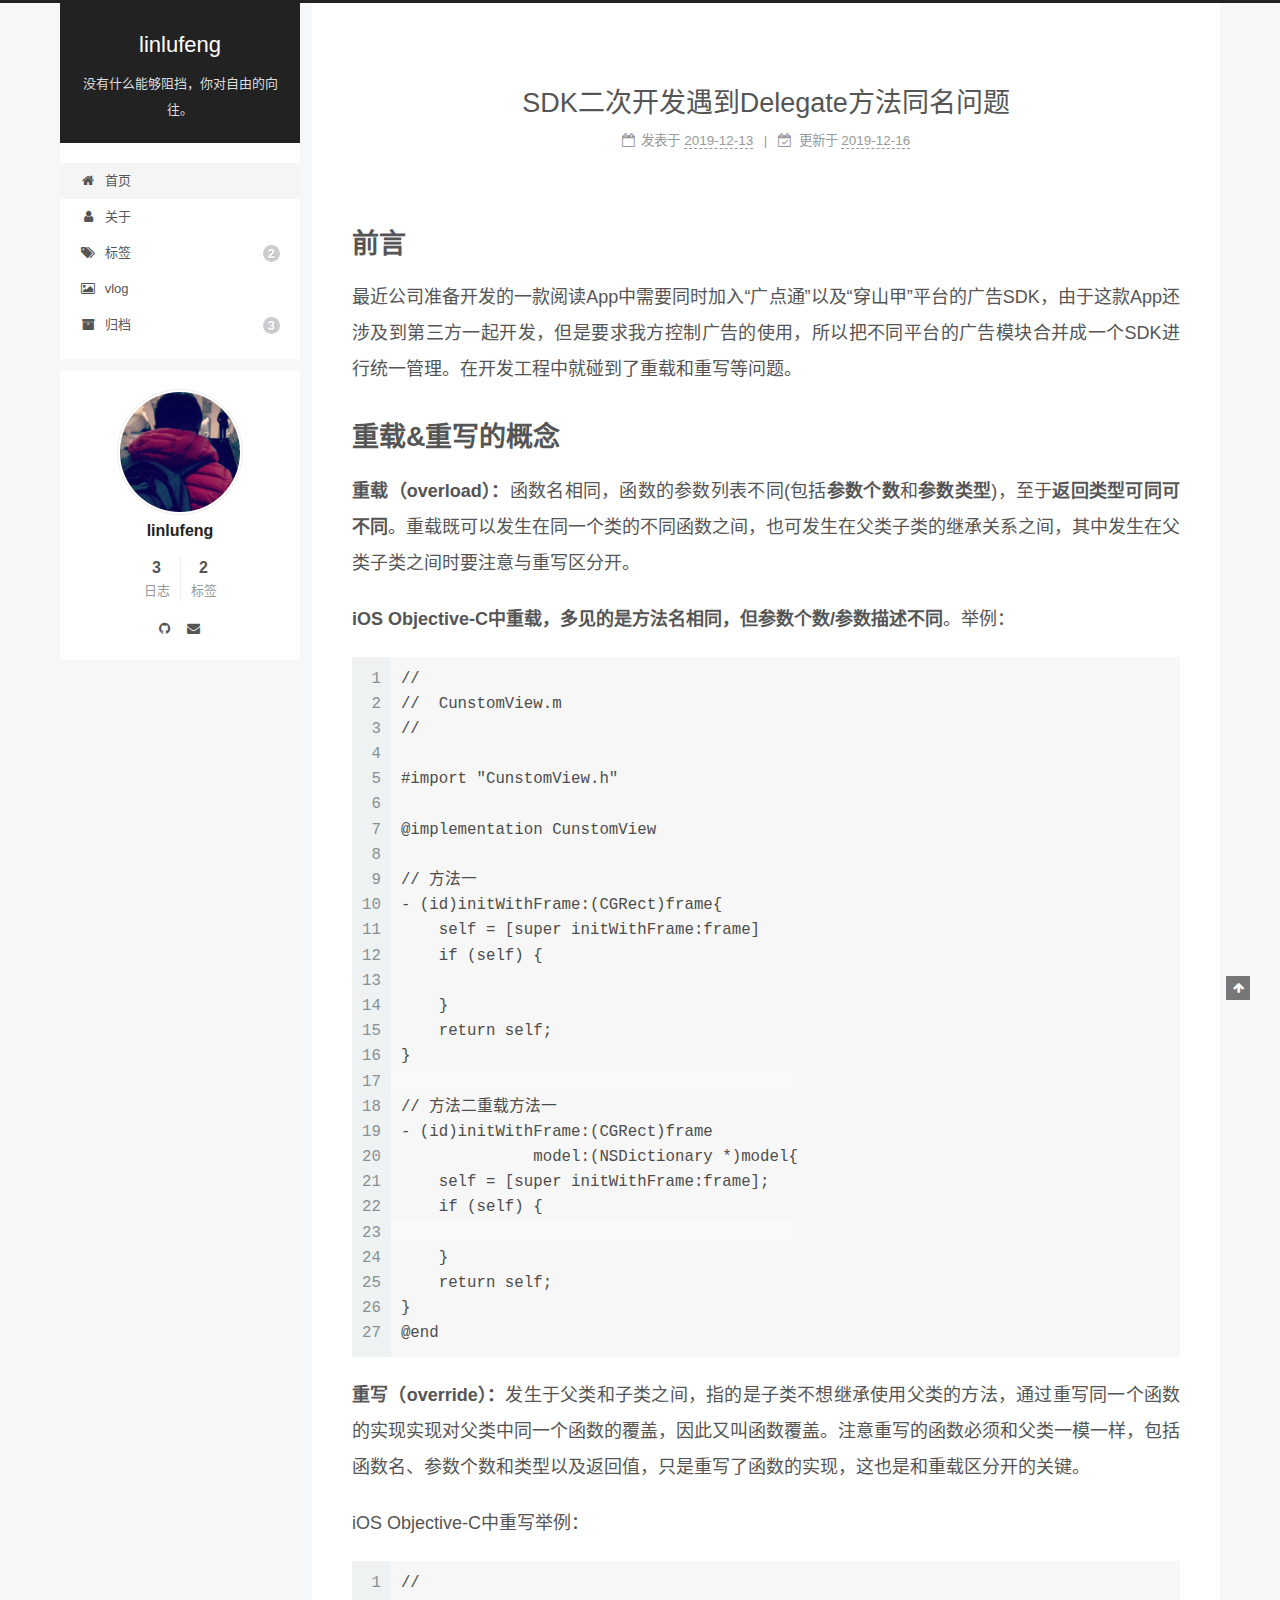
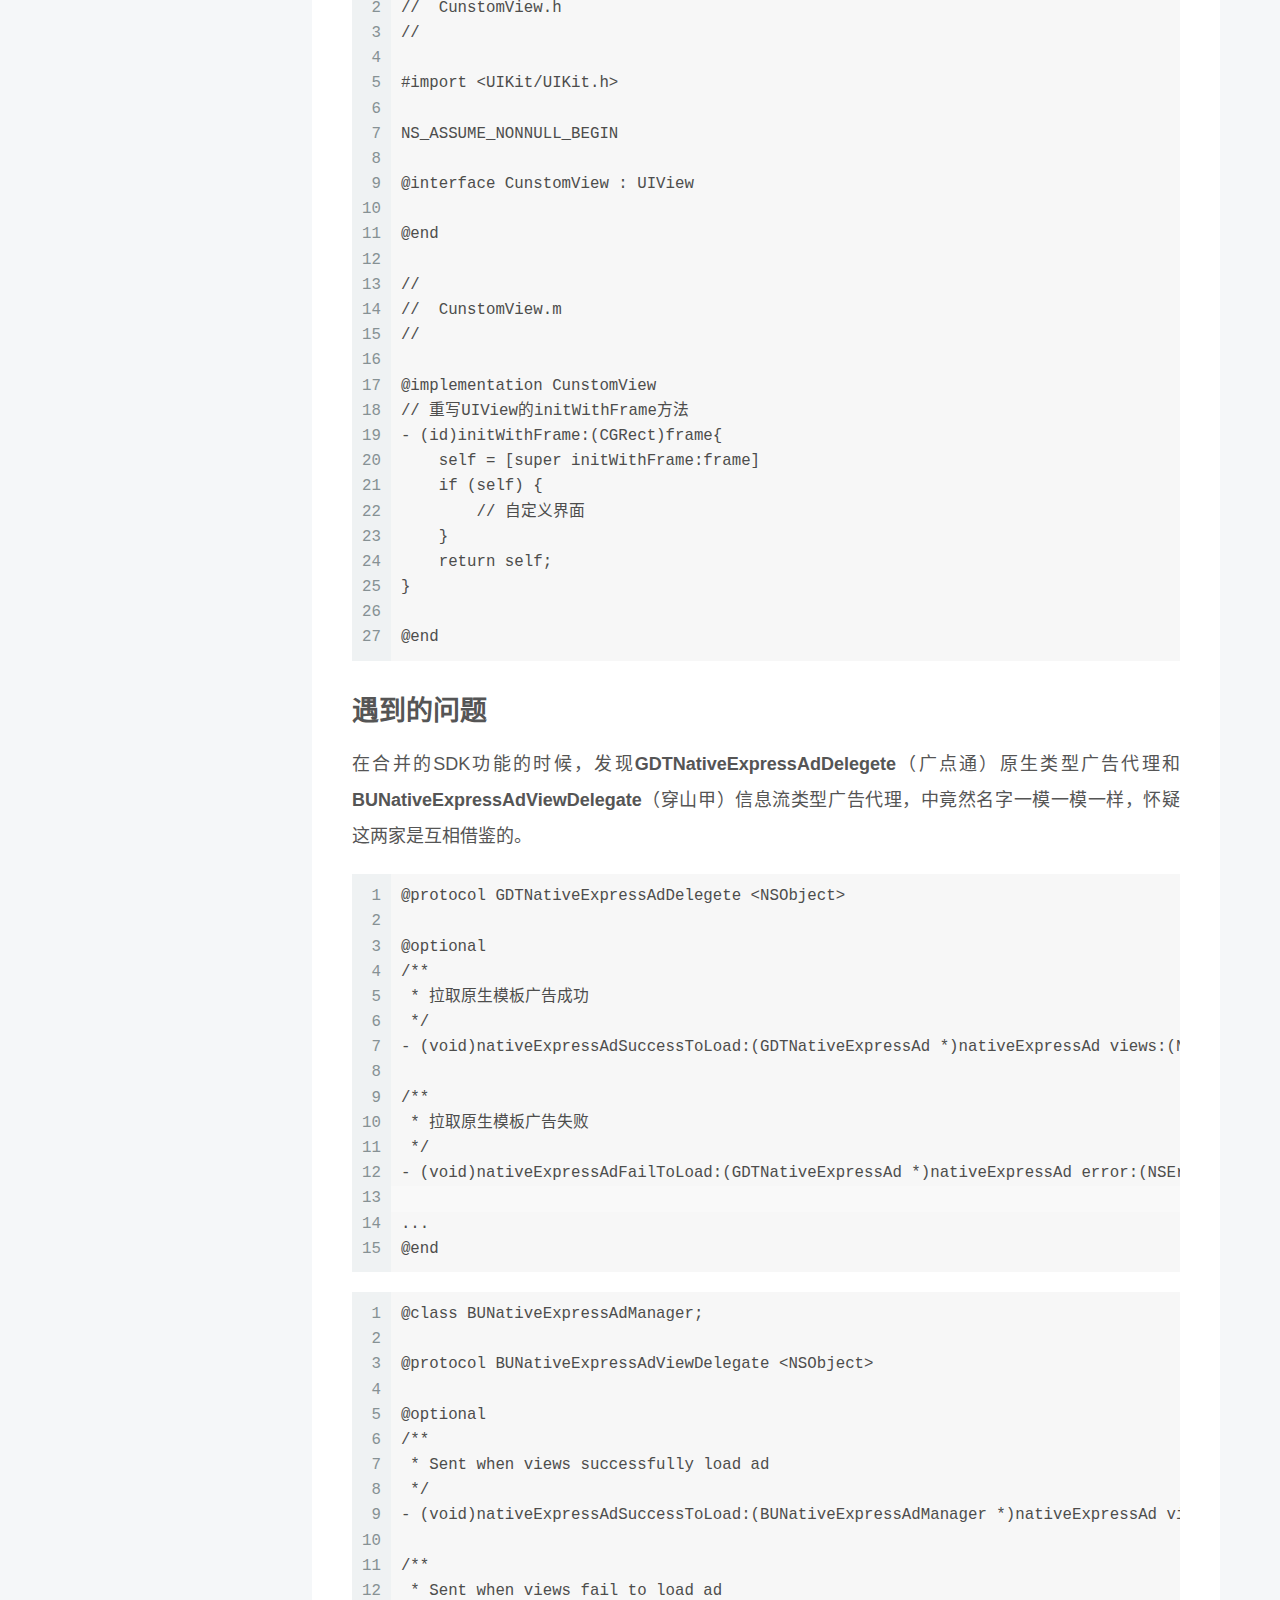
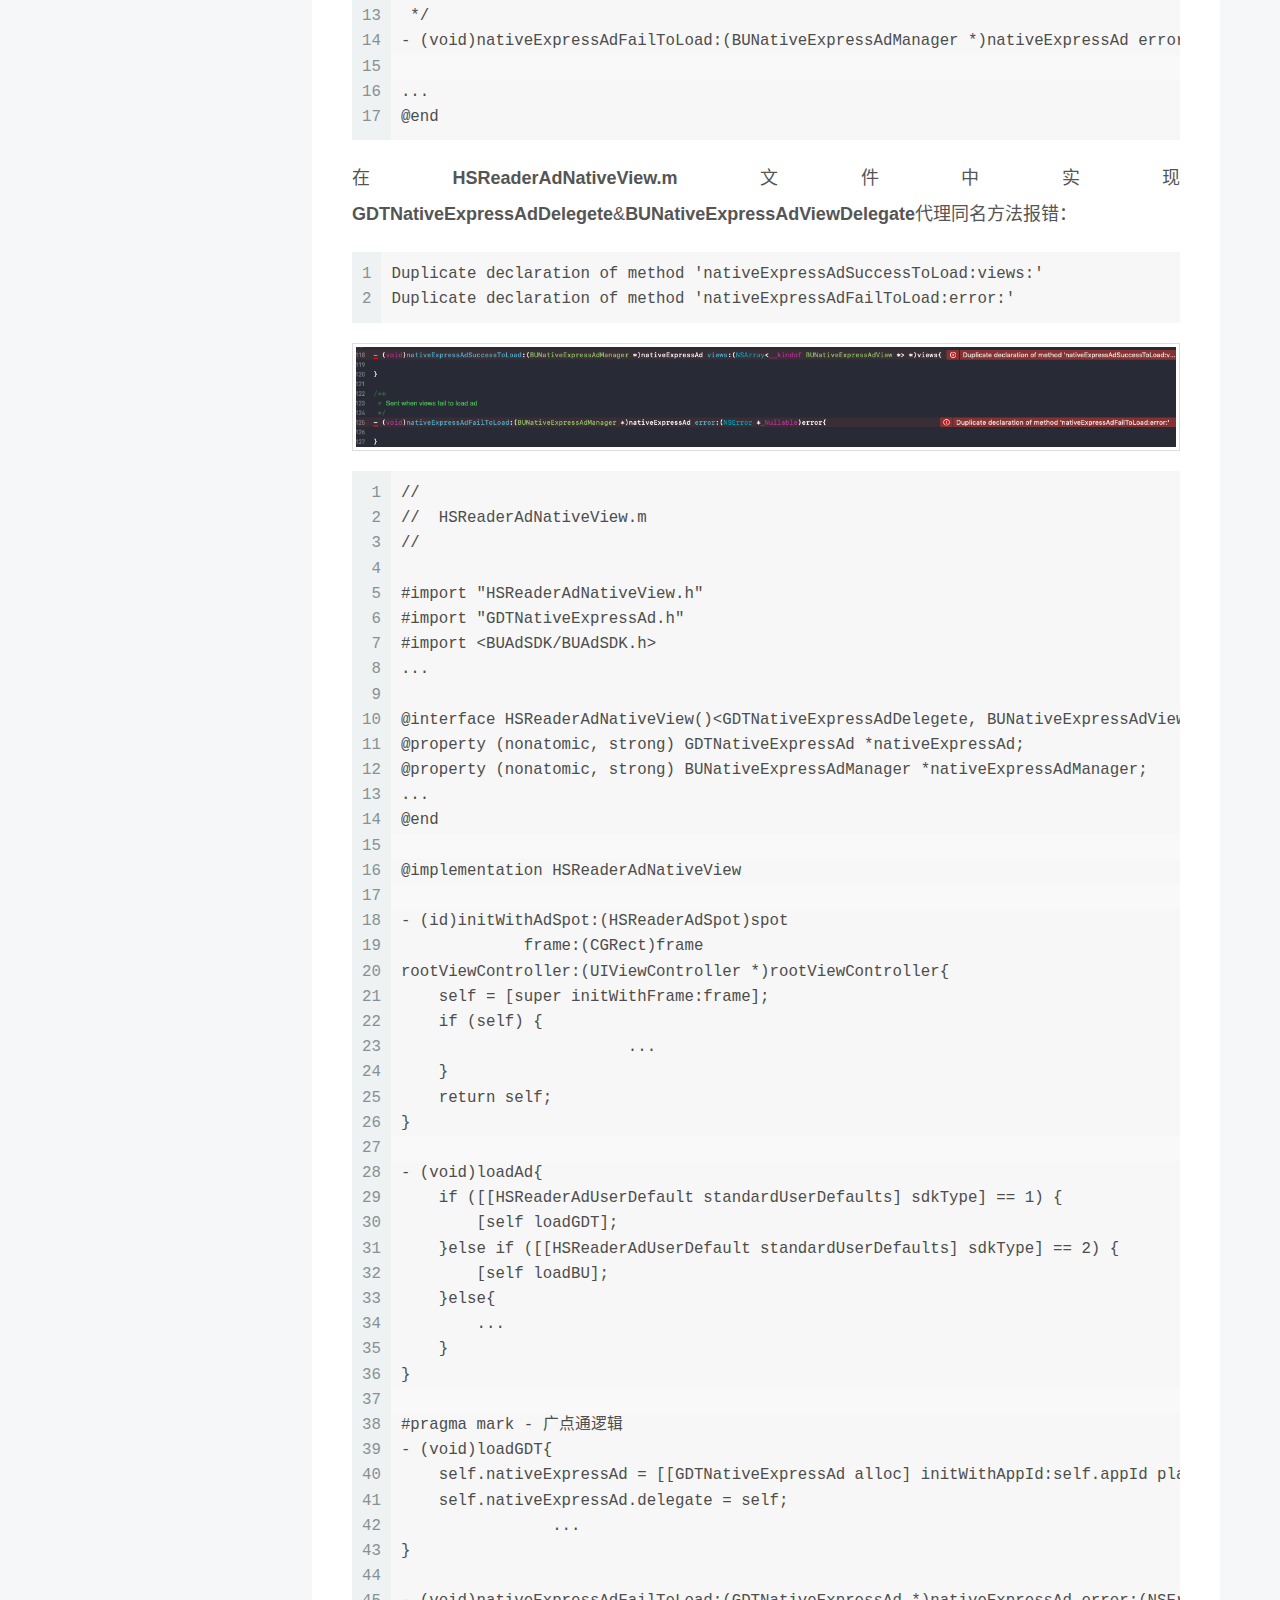
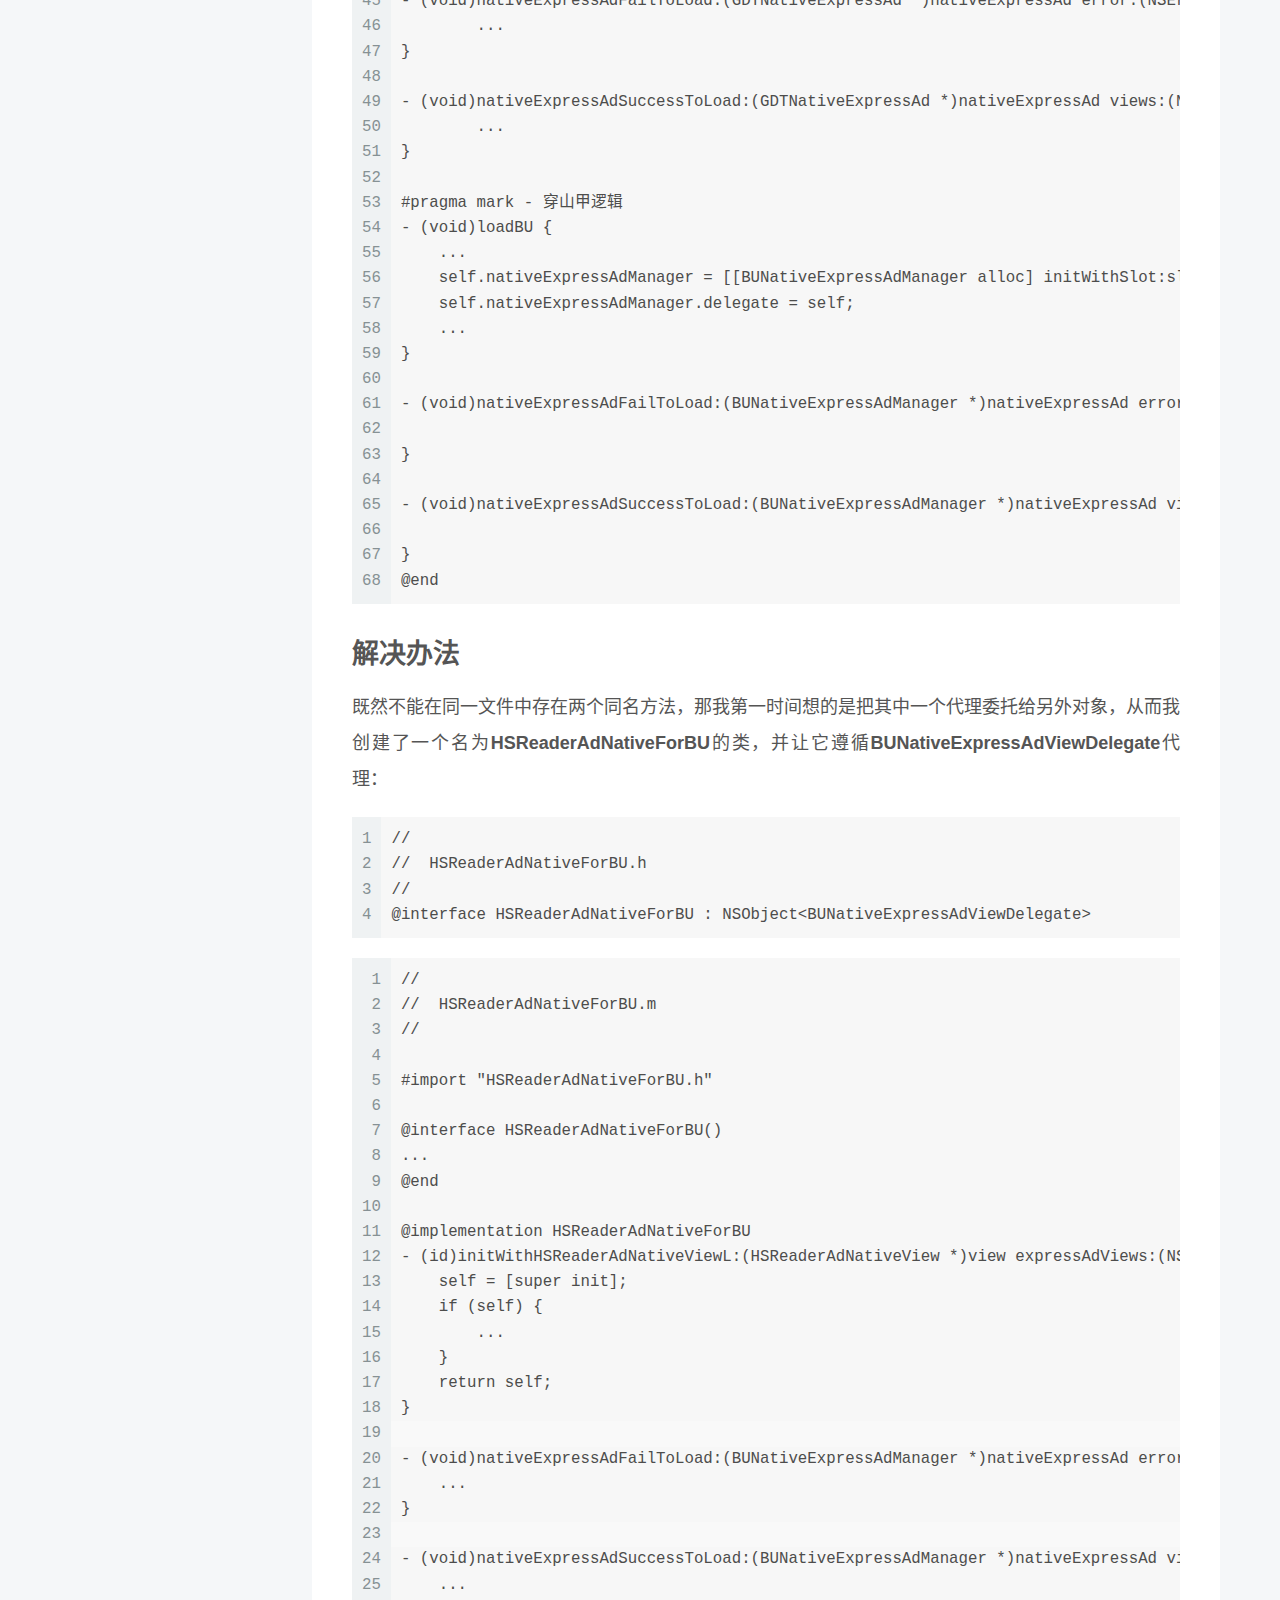
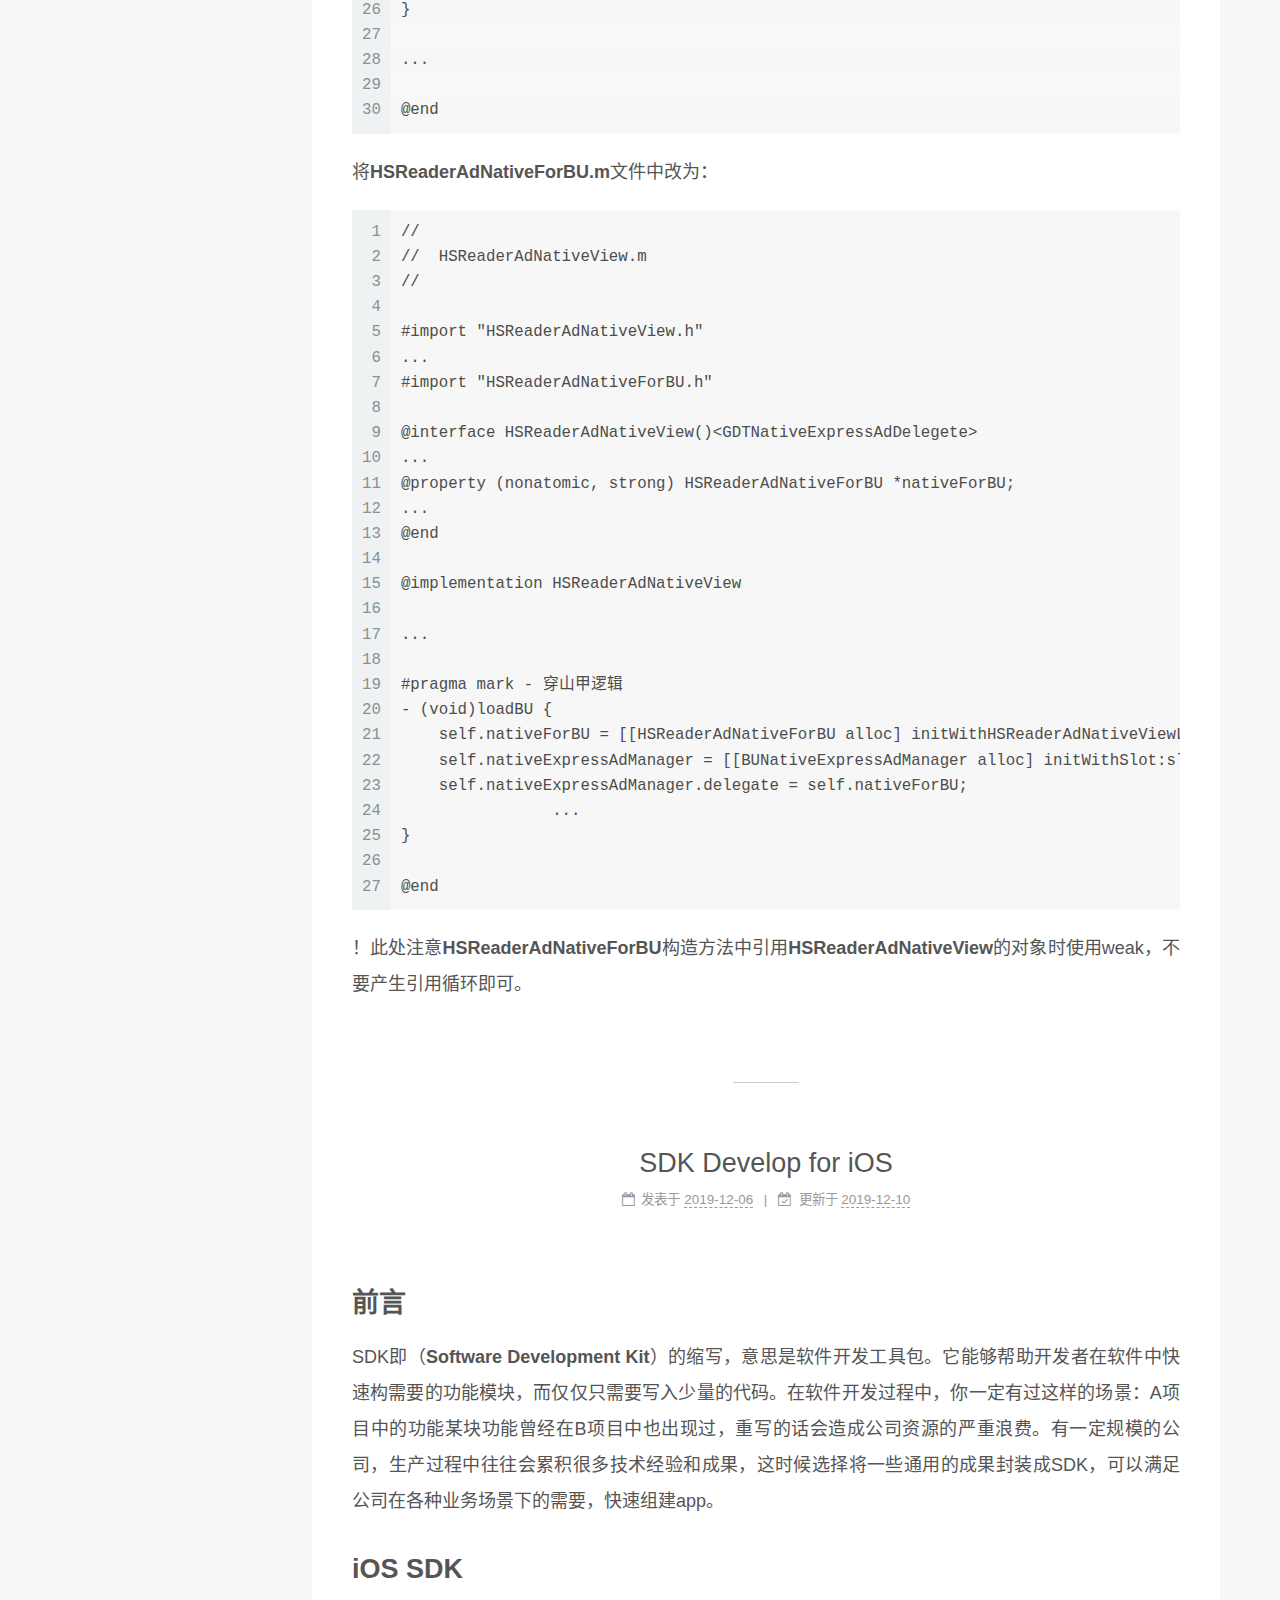
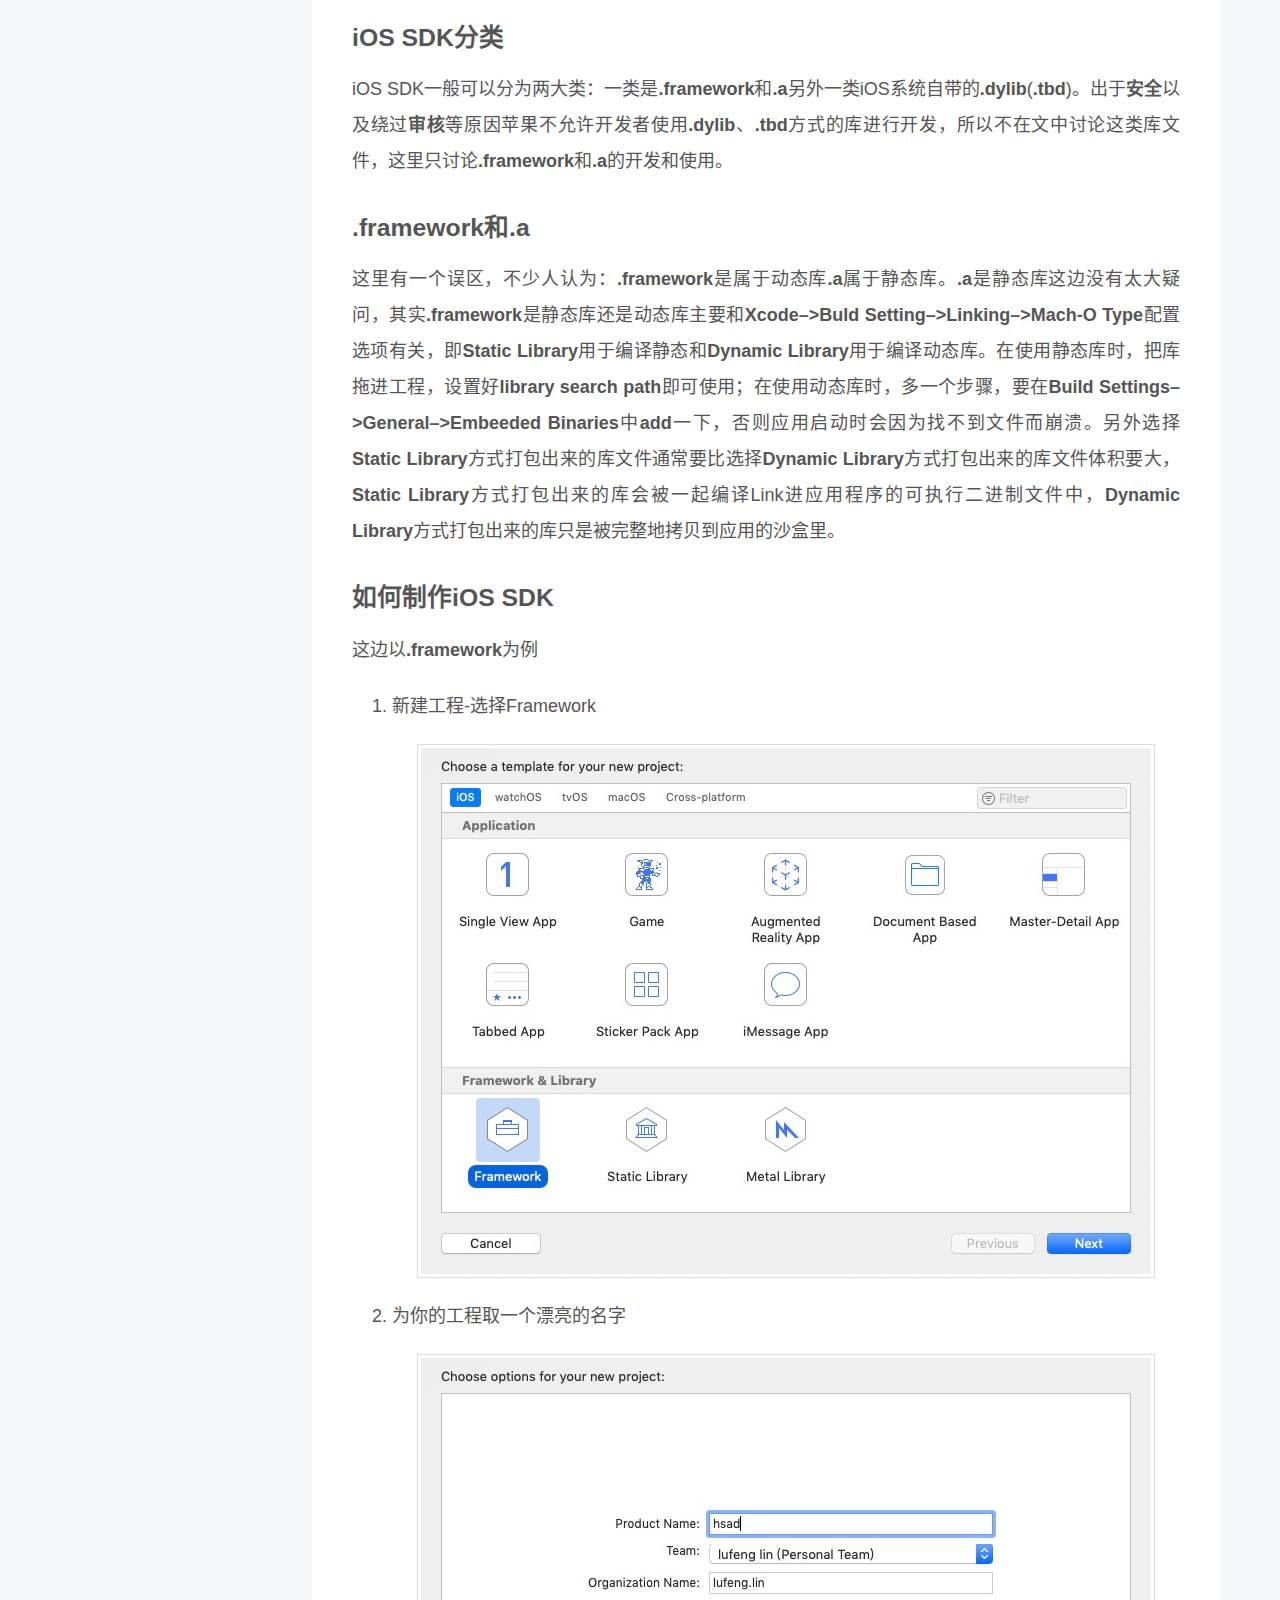
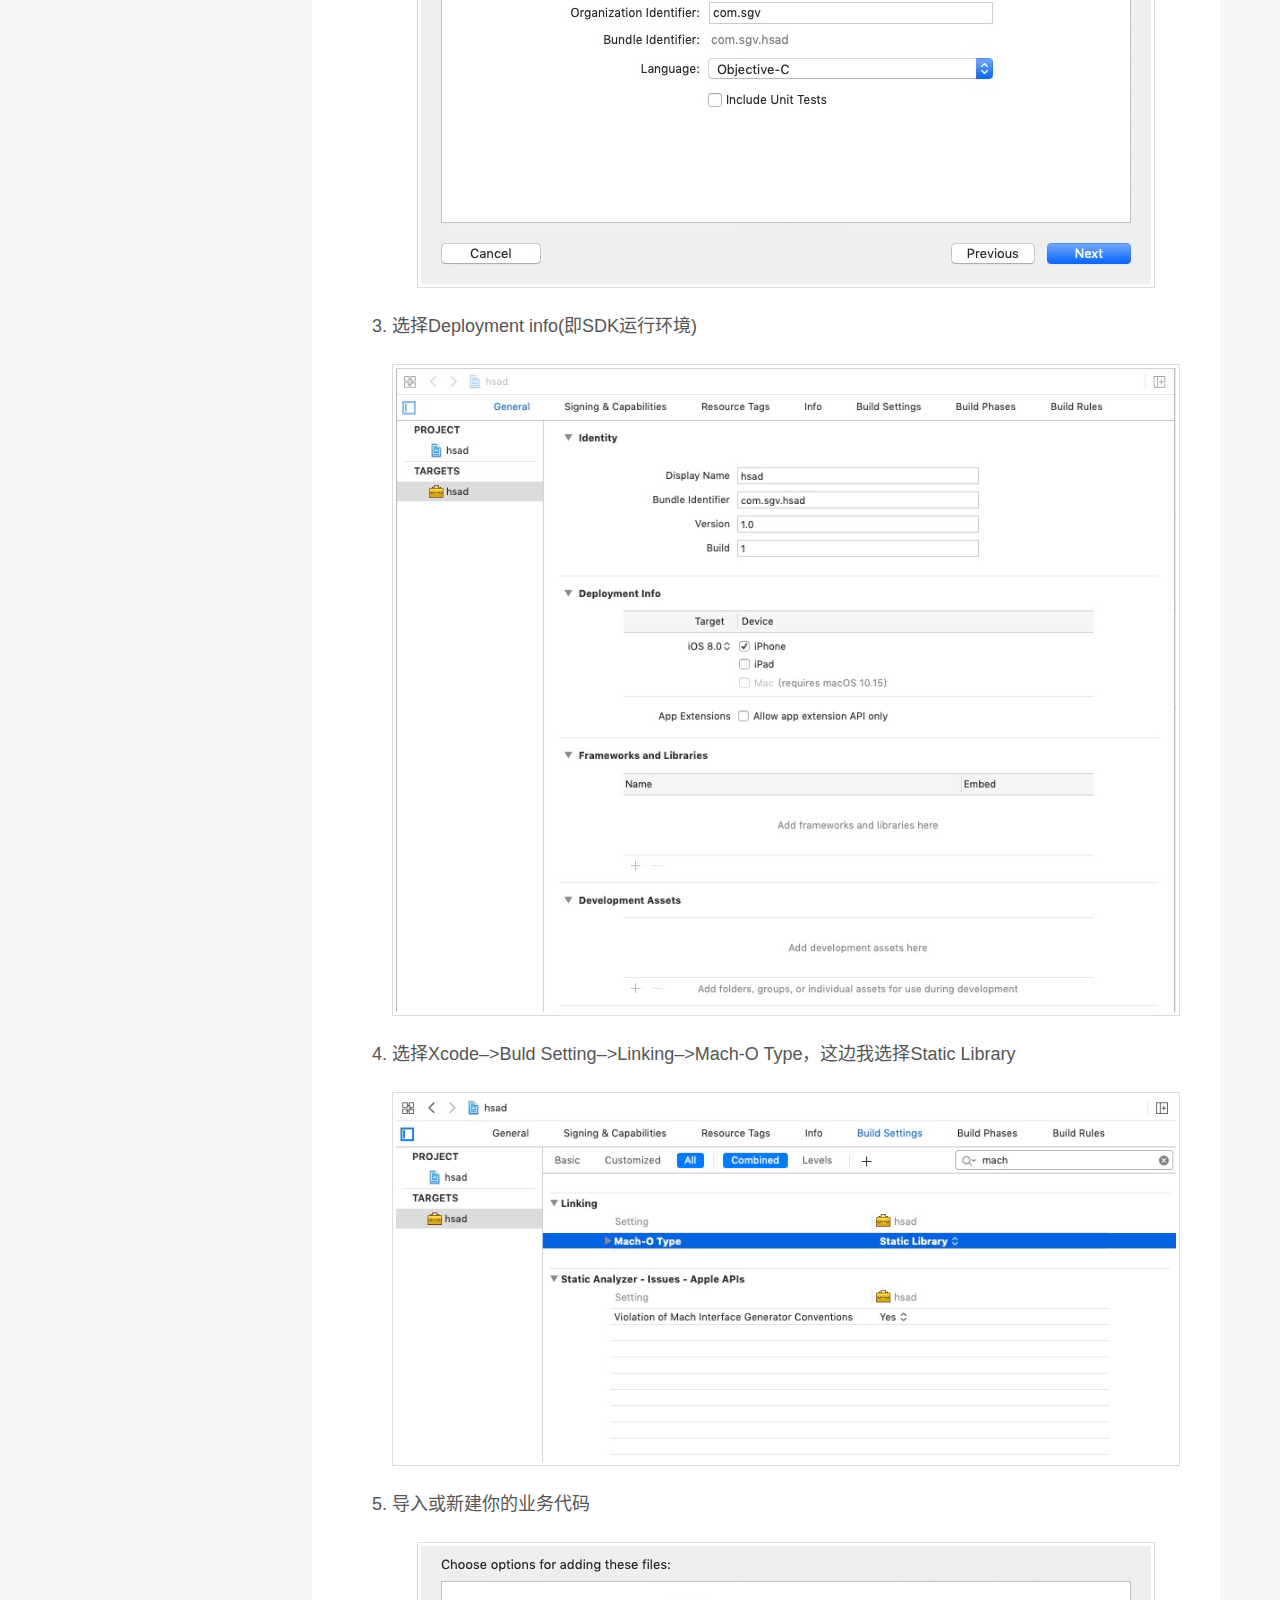
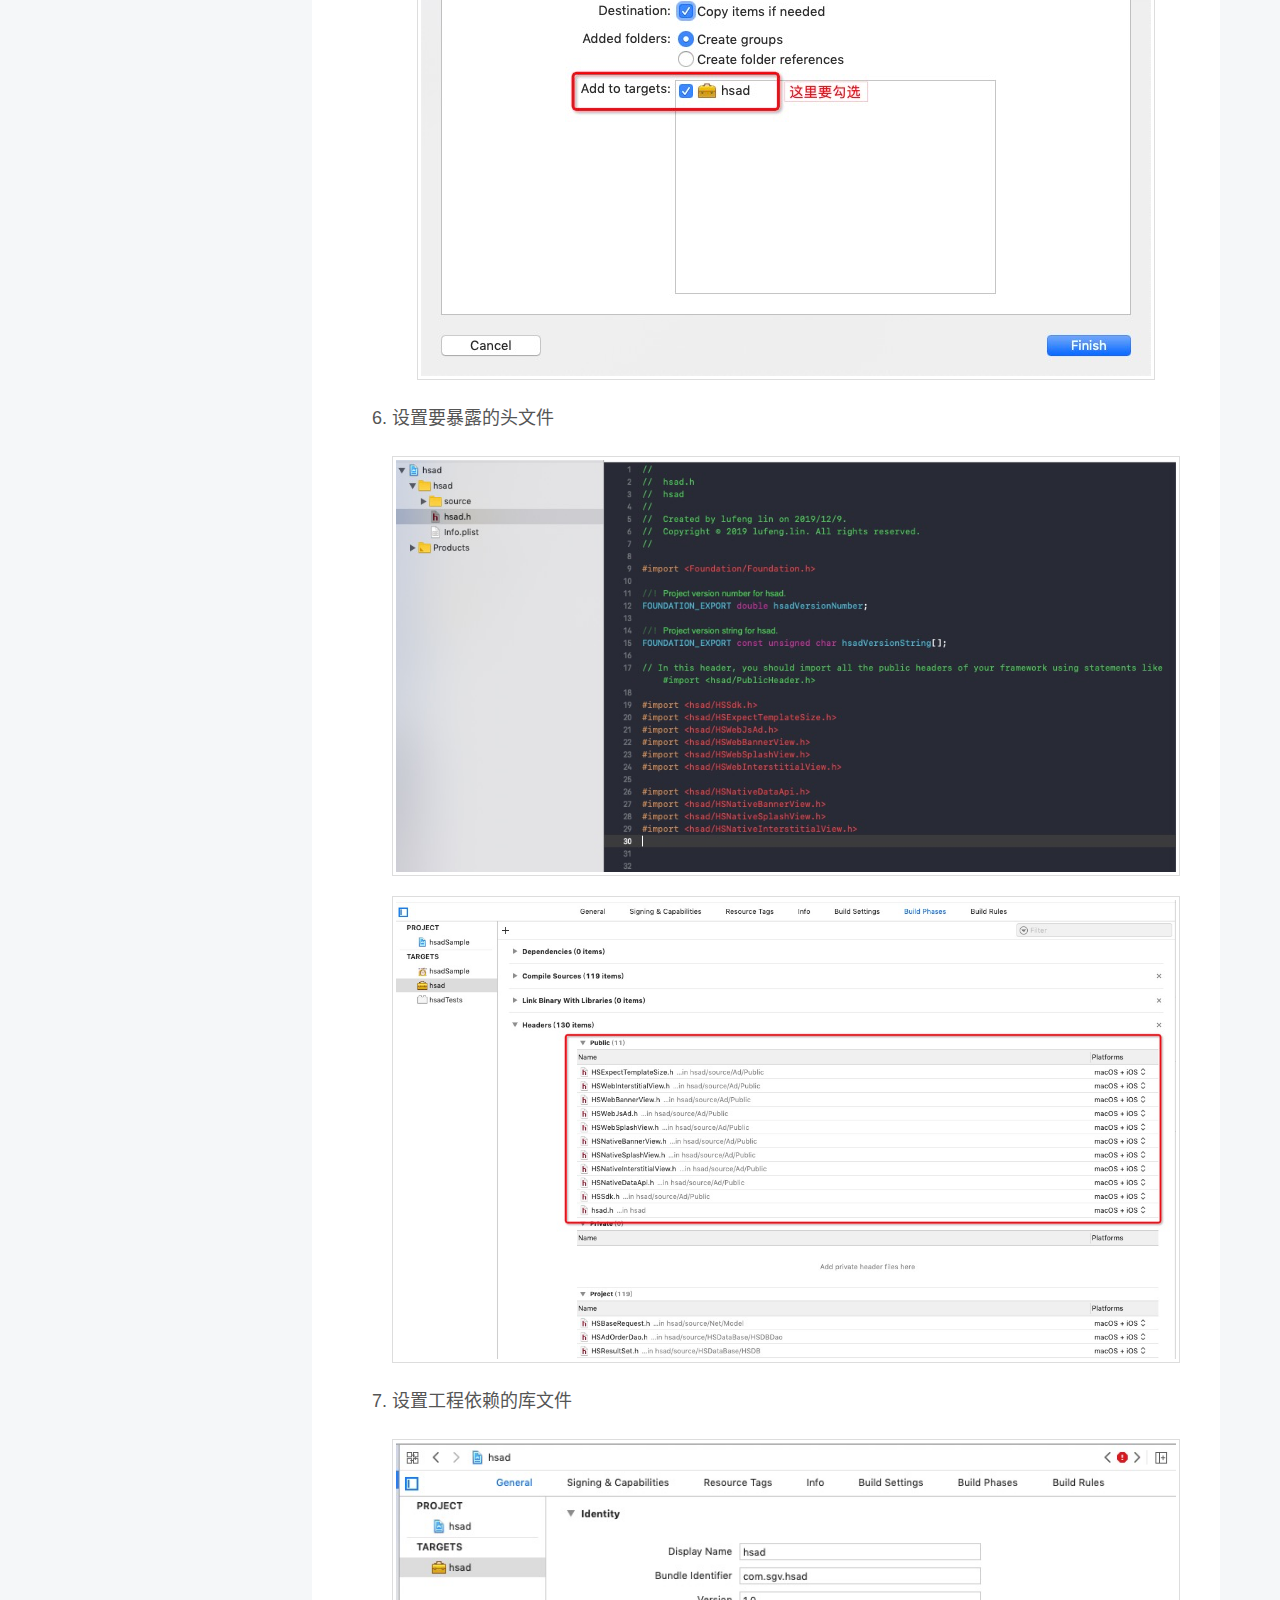
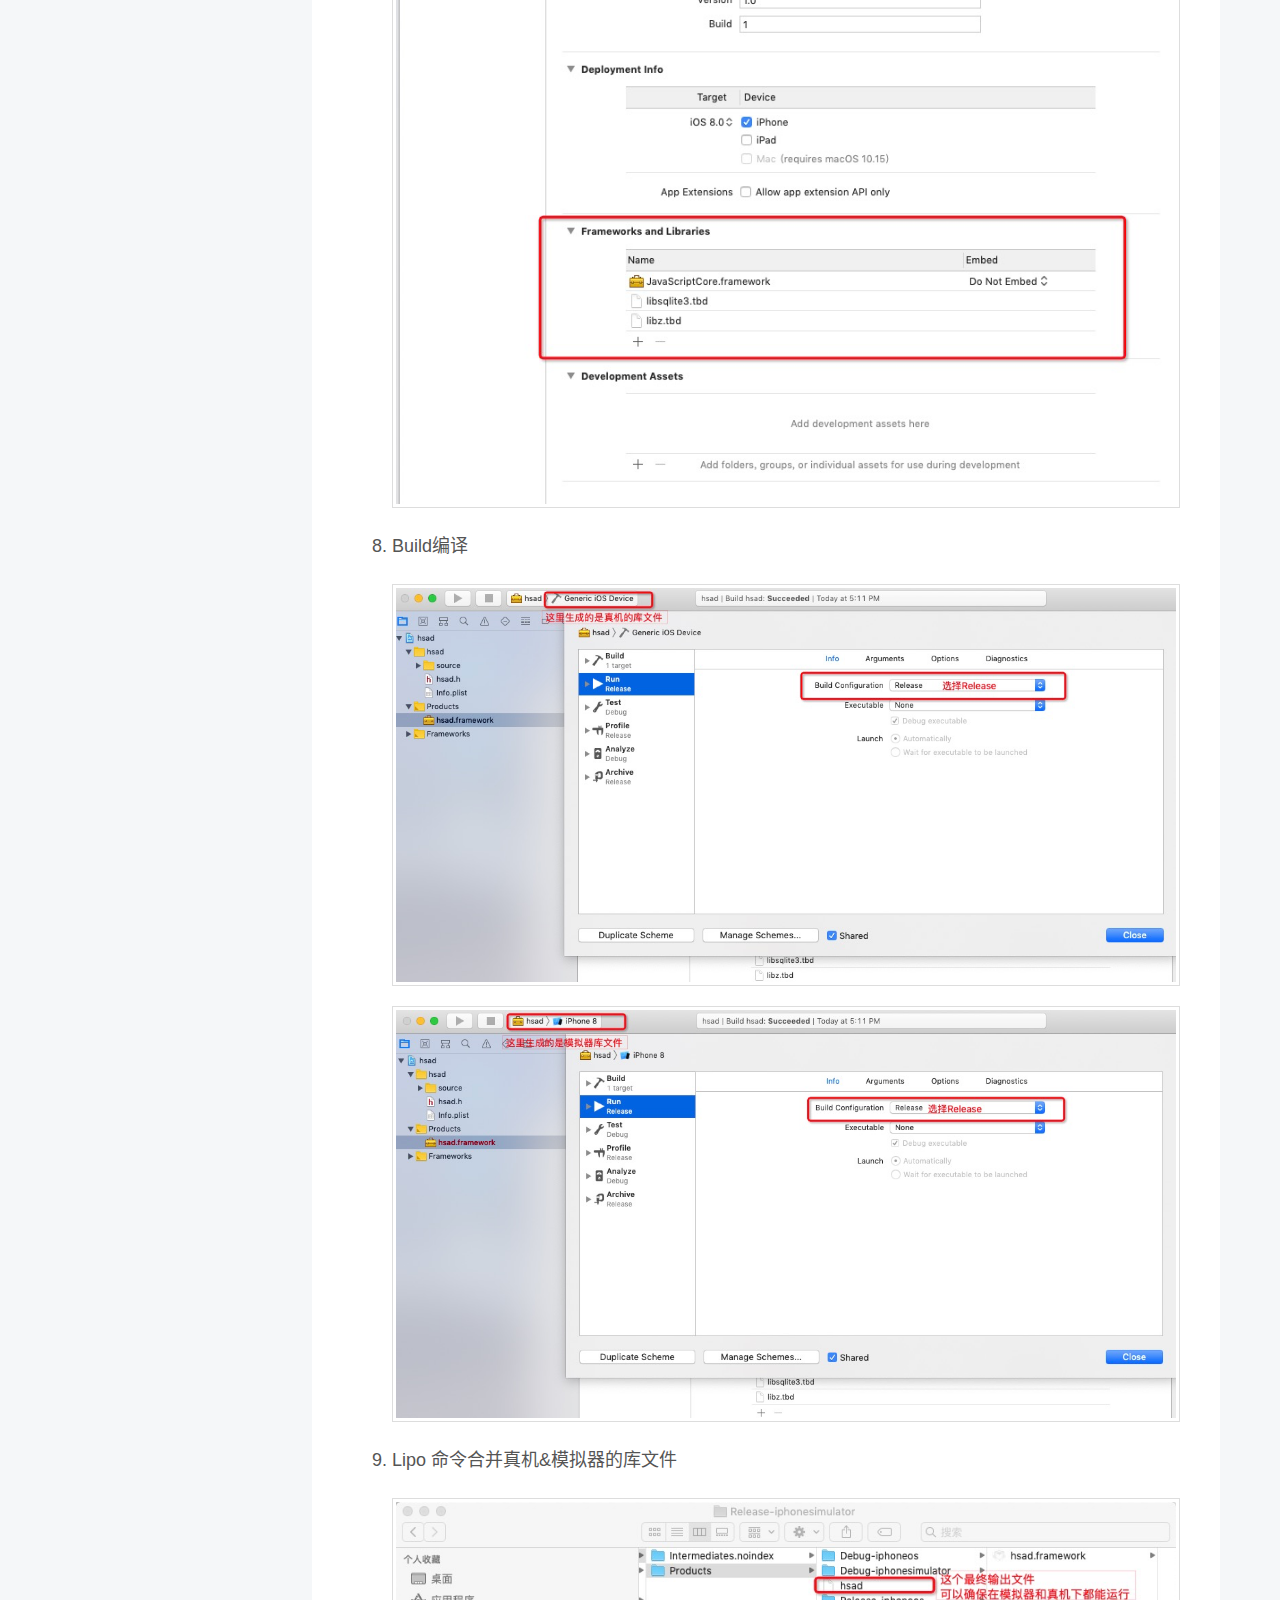
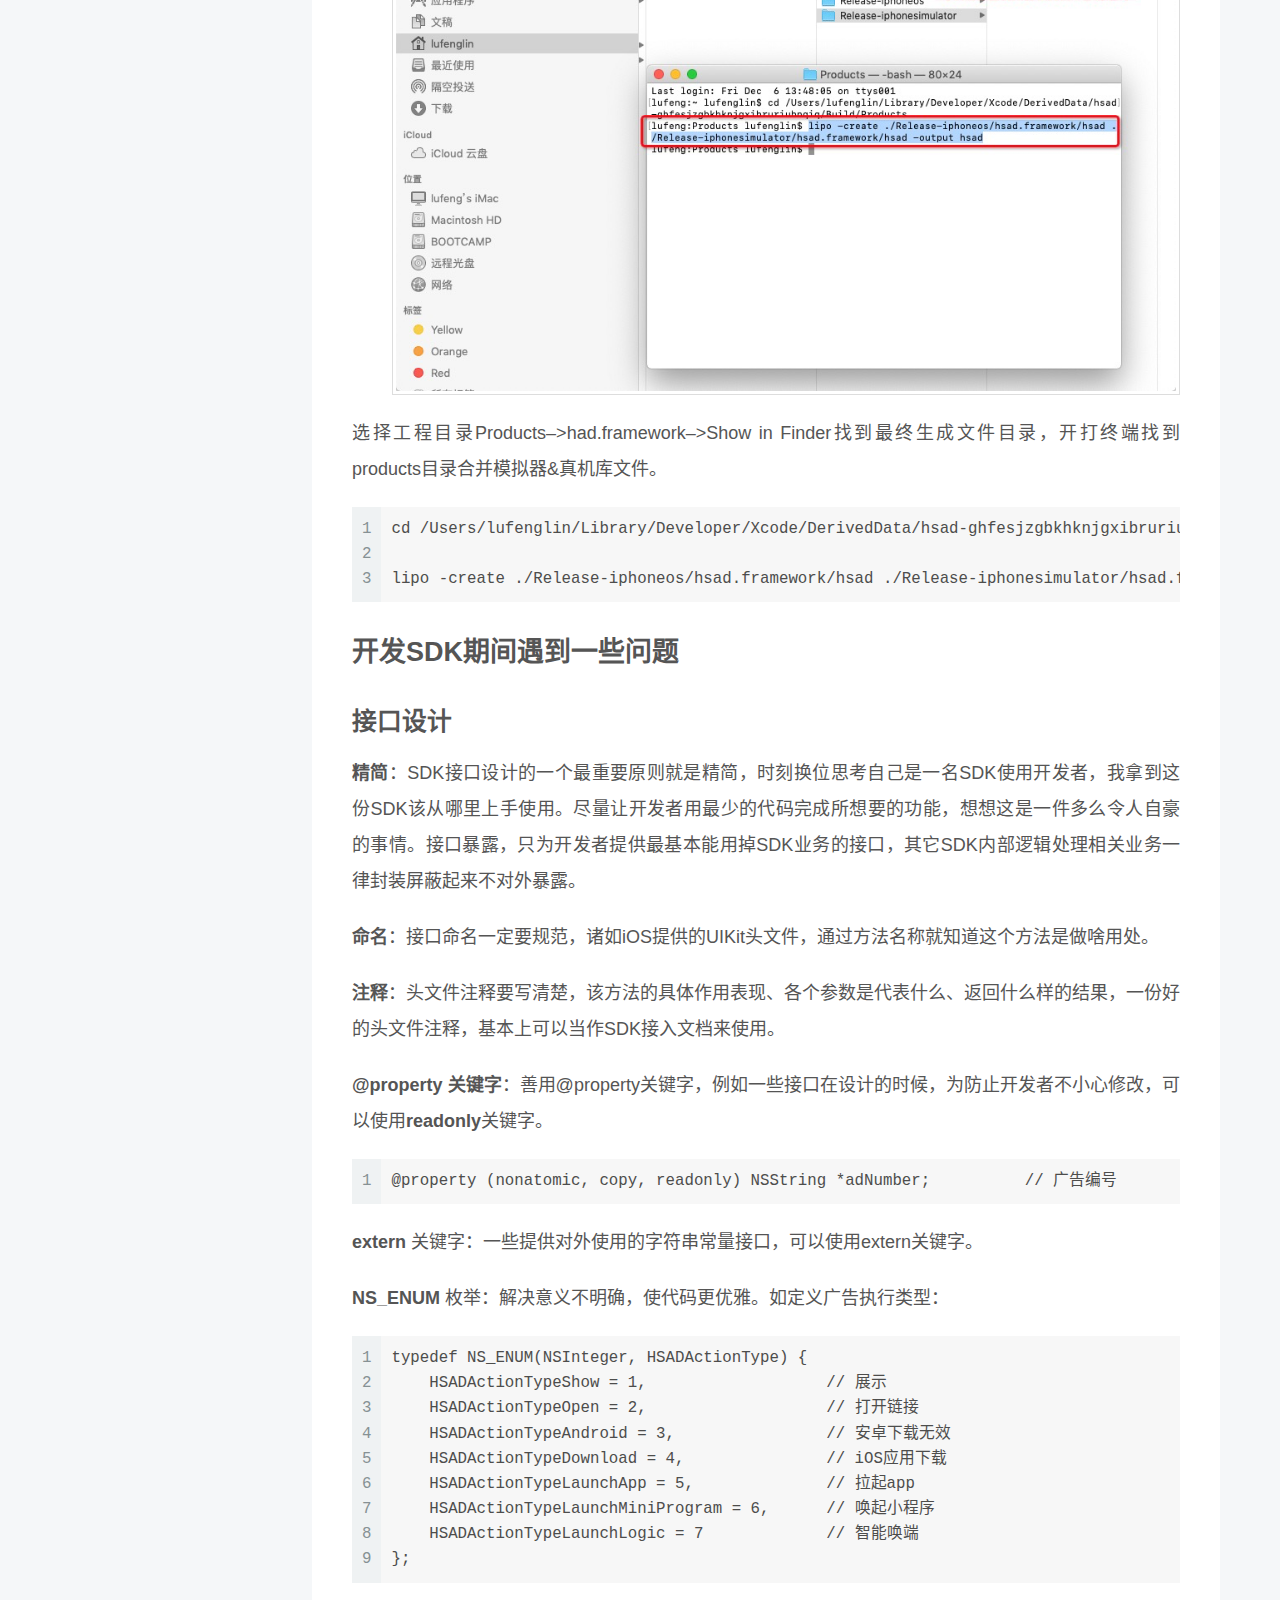
<file: index.html>
<!DOCTYPE html>
<html lang="zh-CN">
<head>
  <meta charset="UTF-8">
<meta name="viewport" content="width=device-width, initial-scale=1, maximum-scale=2">
<meta name="theme-color" content="#222">
<meta name="generator" content="Hexo 4.0.0">
  <link rel="apple-touch-icon" sizes="180x180" href="/images/apple-touch-icon-next.png">
  <link rel="icon" type="image/png" sizes="32x32" href="/images/favicon-32x32-next.png">
  <link rel="icon" type="image/png" sizes="16x16" href="/images/favicon-16x16-next.png">
  <link rel="mask-icon" href="/images/logo.svg" color="#222">

<link rel="stylesheet" href="/css/main.css">


<link rel="stylesheet" href="/lib/font-awesome/css/font-awesome.min.css">


<script id="hexo-configurations">
  var NexT = window.NexT || {};
  var CONFIG = {
    hostname: new URL('http://linlufeng.github.io').hostname,
    root: '/',
    scheme: 'Pisces',
    version: '7.6.0',
    exturl: false,
    sidebar: {"position":"left","display":"post","padding":18,"offset":12,"onmobile":false},
    copycode: {"enable":false,"show_result":true,"style":"mac"},
    back2top: {"enable":true,"sidebar":false,"scrollpercent":false},
    bookmark: {"enable":false,"color":"#222","save":"auto"},
    fancybox: false,
    mediumzoom: false,
    lazyload: false,
    pangu: false,
    algolia: {
      appID: '',
      apiKey: '',
      indexName: '',
      hits: {"per_page":10},
      labels: {"input_placeholder":"Search for Posts","hits_empty":"We didn't find any results for the search: ${query}","hits_stats":"${hits} results found in ${time} ms"}
    },
    localsearch: {"enable":false,"trigger":"auto","top_n_per_article":1,"unescape":false,"preload":false},
    path: '',
    motion: {"enable":false,"async":false,"transition":{"post_block":"fadeIn","post_header":"slideDownIn","post_body":"slideDownIn","coll_header":"slideLeftIn","sidebar":"slideUpIn"}}
  };
</script>

  <meta name="keywords" content="developer">
<meta property="og:type" content="website">
<meta property="og:title" content="linlufeng">
<meta property="og:url" content="http:&#x2F;&#x2F;linlufeng.github.io&#x2F;index.html">
<meta property="og:site_name" content="linlufeng">
<meta property="og:locale" content="zh-CN">
<meta name="twitter:card" content="summary">

<link rel="canonical" href="http://linlufeng.github.io/">


<script id="page-configurations">
  // https://hexo.io/docs/variables.html
  CONFIG.page = {
    sidebar: "",
    isHome: true,
    isPost: false,
    isPage: false,
    isArchive: false
  };
</script>

  <title>linlufeng</title>
  






  <noscript>
  <style>
  .use-motion .brand,
  .use-motion .menu-item,
  .sidebar-inner,
  .use-motion .post-block,
  .use-motion .pagination,
  .use-motion .comments,
  .use-motion .post-header,
  .use-motion .post-body,
  .use-motion .collection-header { opacity: initial; }

  .use-motion .site-title,
  .use-motion .site-subtitle {
    opacity: initial;
    top: initial;
  }

  .use-motion .logo-line-before i { left: initial; }
  .use-motion .logo-line-after i { right: initial; }
  </style>
</noscript>

</head>

<body itemscope itemtype="http://schema.org/WebPage">
  <div class="container">
    <div class="headband"></div>

    <header class="header" itemscope itemtype="http://schema.org/WPHeader">
      <div class="header-inner"><div class="site-brand-container">
  <div class="site-meta">

    <div>
      <a href="/" class="brand" rel="start">
        <span class="logo-line-before"><i></i></span>
        <span class="site-title">linlufeng</span>
        <span class="logo-line-after"><i></i></span>
      </a>
    </div>
        <p class="site-subtitle">没有什么能够阻挡，你对自由的向往。</p>
  </div>

  <div class="site-nav-toggle">
    <div class="toggle" aria-label="切换导航栏">
      <span class="toggle-line toggle-line-first"></span>
      <span class="toggle-line toggle-line-middle"></span>
      <span class="toggle-line toggle-line-last"></span>
    </div>
  </div>
</div>


<nav class="site-nav">
  
  <ul id="menu" class="menu">
        <li class="menu-item menu-item-home">

    <a href="/" rel="section"><i class="fa fa-fw fa-home"></i>首页</a>

  </li>
        <li class="menu-item menu-item-about">

    <a href="/about/" rel="section"><i class="fa fa-fw fa-user"></i>关于</a>

  </li>
        <li class="menu-item menu-item-tags">

    <a href="/tags/" rel="section"><i class="fa fa-fw fa-tags"></i>标签<span class="badge">2</span></a>

  </li>
        <li class="menu-item menu-item-vlog">

    <a href="/vlog/" rel="section"><i class="fa fa-fw fa-image"></i>vlog</a>

  </li>
        <li class="menu-item menu-item-archives">

    <a href="/archives/" rel="section"><i class="fa fa-fw fa-archive"></i>归档<span class="badge">3</span></a>

  </li>
  </ul>

</nav>
</div>
    </header>

    
  <div class="back-to-top">
    <i class="fa fa-arrow-up"></i>
    <span>0%</span>
  </div>


    <main class="main">
      <div class="main-inner">
        <div class="content-wrap">
          

          <div class="content">
            

  <div class="posts-expand">
        
  
  
  <article itemscope itemtype="http://schema.org/Article" class="post-block home" lang="zh-CN">
    <link itemprop="mainEntityOfPage" href="http://linlufeng.github.io/2019/12/14/SDK%E4%BA%8C%E6%AC%A1%E5%BC%80%E5%8F%91%E9%81%87%E5%88%B0Delegate%E6%96%B9%E6%B3%95%E5%90%8C%E5%90%8D%E9%97%AE%E9%A2%98/">

    <span hidden itemprop="author" itemscope itemtype="http://schema.org/Person">
      <meta itemprop="image" content="/images/avatar.jpg">
      <meta itemprop="name" content="linlufeng">
      <meta itemprop="description" content="">
    </span>

    <span hidden itemprop="publisher" itemscope itemtype="http://schema.org/Organization">
      <meta itemprop="name" content="linlufeng">
    </span>
      <header class="post-header">
        <h1 class="post-title" itemprop="name headline">
          
            <a href="/2019/12/14/SDK%E4%BA%8C%E6%AC%A1%E5%BC%80%E5%8F%91%E9%81%87%E5%88%B0Delegate%E6%96%B9%E6%B3%95%E5%90%8C%E5%90%8D%E9%97%AE%E9%A2%98/" class="post-title-link" itemprop="url">SDK二次开发遇到Delegate方法同名问题</a>
        </h1>

        <div class="post-meta">
            <span class="post-meta-item">
              <span class="post-meta-item-icon">
                <i class="fa fa-calendar-o"></i>
              </span>
              <span class="post-meta-item-text">发表于</span>

              <time title="创建时间：2019-12-13 17:48:33" itemprop="dateCreated datePublished" datetime="2019-12-13T17:48:33Z">2019-12-13</time>
            </span>
              <span class="post-meta-item">
                <span class="post-meta-item-icon">
                  <i class="fa fa-calendar-check-o"></i>
                </span>
                <span class="post-meta-item-text">更新于</span>
                <time title="修改时间：2019-12-16 02:02:15" itemprop="dateModified" datetime="2019-12-16T02:02:15Z">2019-12-16</time>
              </span>

          

        </div>
      </header>

    
    
    
    <div class="post-body" itemprop="articleBody">

      
          <h1 id="前言"><a href="#前言" class="headerlink" title="前言"></a>前言</h1><p>最近公司准备开发的一款阅读App中需要同时加入“广点通”以及“穿山甲”平台的广告SDK，由于这款App还涉及到第三方一起开发，但是要求我方控制广告的使用，所以把不同平台的广告模块合并成一个SDK进行统一管理。在开发工程中就碰到了重载和重写等问题。</p>
<h1 id="重载-amp-重写的概念"><a href="#重载-amp-重写的概念" class="headerlink" title="重载&amp;重写的概念"></a>重载&amp;重写的概念</h1><p><strong>重载（overload）：</strong>函数名相同，函数的参数列表不同(包括<strong>参数个数</strong>和<strong>参数类型</strong>)，至于<strong>返回类型可同可不同</strong>。重载既可以发生在同一个类的不同函数之间，也可发生在父类子类的继承关系之间，其中发生在父类子类之间时要注意与重写区分开。</p>
<p><strong>iOS Objective-C中重载，多见的是方法名相同，但参数个数/参数描述不同</strong>。举例：</p>
<figure class="highlight plain"><table><tr><td class="gutter"><pre><span class="line">1</span></pre></td><td class="code"><pre><span class="line">&#x2F;&#x2F;</span></pre></td></tr><tr><td class="gutter"><pre><span class="line">2</span></pre></td><td class="code"><pre><span class="line">&#x2F;&#x2F;  CunstomView.m</span></pre></td></tr><tr><td class="gutter"><pre><span class="line">3</span></pre></td><td class="code"><pre><span class="line">&#x2F;&#x2F;</span></pre></td></tr><tr><td class="gutter"><pre><span class="line">4</span></pre></td><td class="code"><pre><span class="line"></span></pre></td></tr><tr><td class="gutter"><pre><span class="line">5</span></pre></td><td class="code"><pre><span class="line">#import &quot;CunstomView.h&quot;</span></pre></td></tr><tr><td class="gutter"><pre><span class="line">6</span></pre></td><td class="code"><pre><span class="line"></span></pre></td></tr><tr><td class="gutter"><pre><span class="line">7</span></pre></td><td class="code"><pre><span class="line">@implementation CunstomView</span></pre></td></tr><tr><td class="gutter"><pre><span class="line">8</span></pre></td><td class="code"><pre><span class="line"></span></pre></td></tr><tr><td class="gutter"><pre><span class="line">9</span></pre></td><td class="code"><pre><span class="line">&#x2F;&#x2F; 方法一</span></pre></td></tr><tr><td class="gutter"><pre><span class="line">10</span></pre></td><td class="code"><pre><span class="line">- (id)initWithFrame:(CGRect)frame&#123;</span></pre></td></tr><tr><td class="gutter"><pre><span class="line">11</span></pre></td><td class="code"><pre><span class="line">    self &#x3D; [super initWithFrame:frame]</span></pre></td></tr><tr><td class="gutter"><pre><span class="line">12</span></pre></td><td class="code"><pre><span class="line">    if (self) &#123;</span></pre></td></tr><tr><td class="gutter"><pre><span class="line">13</span></pre></td><td class="code"><pre><span class="line">        </span></pre></td></tr><tr><td class="gutter"><pre><span class="line">14</span></pre></td><td class="code"><pre><span class="line">    &#125;</span></pre></td></tr><tr><td class="gutter"><pre><span class="line">15</span></pre></td><td class="code"><pre><span class="line">    return self;</span></pre></td></tr><tr><td class="gutter"><pre><span class="line">16</span></pre></td><td class="code"><pre><span class="line">&#125;</span></pre></td></tr><tr><td class="gutter"><pre><span class="line">17</span></pre></td><td class="code"><pre><span class="line"></span></pre></td></tr><tr><td class="gutter"><pre><span class="line">18</span></pre></td><td class="code"><pre><span class="line">&#x2F;&#x2F; 方法二重载方法一</span></pre></td></tr><tr><td class="gutter"><pre><span class="line">19</span></pre></td><td class="code"><pre><span class="line">- (id)initWithFrame:(CGRect)frame</span></pre></td></tr><tr><td class="gutter"><pre><span class="line">20</span></pre></td><td class="code"><pre><span class="line">              model:(NSDictionary *)model&#123;</span></pre></td></tr><tr><td class="gutter"><pre><span class="line">21</span></pre></td><td class="code"><pre><span class="line">    self &#x3D; [super initWithFrame:frame];</span></pre></td></tr><tr><td class="gutter"><pre><span class="line">22</span></pre></td><td class="code"><pre><span class="line">    if (self) &#123;</span></pre></td></tr><tr><td class="gutter"><pre><span class="line">23</span></pre></td><td class="code"><pre><span class="line"></span></pre></td></tr><tr><td class="gutter"><pre><span class="line">24</span></pre></td><td class="code"><pre><span class="line">    &#125;</span></pre></td></tr><tr><td class="gutter"><pre><span class="line">25</span></pre></td><td class="code"><pre><span class="line">    return self;</span></pre></td></tr><tr><td class="gutter"><pre><span class="line">26</span></pre></td><td class="code"><pre><span class="line">&#125;</span></pre></td></tr><tr><td class="gutter"><pre><span class="line">27</span></pre></td><td class="code"><pre><span class="line">@end</span></pre></td></tr></table></figure>

<p><strong>重写（override）：</strong>发生于父类和子类之间，指的是子类不想继承使用父类的方法，通过重写同一个函数的实现实现对父类中同一个函数的覆盖，因此又叫函数覆盖。注意重写的函数必须和父类一模一样，包括函数名、参数个数和类型以及返回值，只是重写了函数的实现，这也是和重载区分开的关键。</p>
<p>iOS Objective-C中重写举例：</p>
<figure class="highlight plain"><table><tr><td class="gutter"><pre><span class="line">1</span></pre></td><td class="code"><pre><span class="line">&#x2F;&#x2F;</span></pre></td></tr><tr><td class="gutter"><pre><span class="line">2</span></pre></td><td class="code"><pre><span class="line">&#x2F;&#x2F;  CunstomView.h</span></pre></td></tr><tr><td class="gutter"><pre><span class="line">3</span></pre></td><td class="code"><pre><span class="line">&#x2F;&#x2F;</span></pre></td></tr><tr><td class="gutter"><pre><span class="line">4</span></pre></td><td class="code"><pre><span class="line"></span></pre></td></tr><tr><td class="gutter"><pre><span class="line">5</span></pre></td><td class="code"><pre><span class="line">#import &lt;UIKit&#x2F;UIKit.h&gt;</span></pre></td></tr><tr><td class="gutter"><pre><span class="line">6</span></pre></td><td class="code"><pre><span class="line"></span></pre></td></tr><tr><td class="gutter"><pre><span class="line">7</span></pre></td><td class="code"><pre><span class="line">NS_ASSUME_NONNULL_BEGIN</span></pre></td></tr><tr><td class="gutter"><pre><span class="line">8</span></pre></td><td class="code"><pre><span class="line"></span></pre></td></tr><tr><td class="gutter"><pre><span class="line">9</span></pre></td><td class="code"><pre><span class="line">@interface CunstomView : UIView</span></pre></td></tr><tr><td class="gutter"><pre><span class="line">10</span></pre></td><td class="code"><pre><span class="line"></span></pre></td></tr><tr><td class="gutter"><pre><span class="line">11</span></pre></td><td class="code"><pre><span class="line">@end</span></pre></td></tr><tr><td class="gutter"><pre><span class="line">12</span></pre></td><td class="code"><pre><span class="line"></span></pre></td></tr><tr><td class="gutter"><pre><span class="line">13</span></pre></td><td class="code"><pre><span class="line">&#x2F;&#x2F;</span></pre></td></tr><tr><td class="gutter"><pre><span class="line">14</span></pre></td><td class="code"><pre><span class="line">&#x2F;&#x2F;  CunstomView.m</span></pre></td></tr><tr><td class="gutter"><pre><span class="line">15</span></pre></td><td class="code"><pre><span class="line">&#x2F;&#x2F;</span></pre></td></tr><tr><td class="gutter"><pre><span class="line">16</span></pre></td><td class="code"><pre><span class="line"></span></pre></td></tr><tr><td class="gutter"><pre><span class="line">17</span></pre></td><td class="code"><pre><span class="line">@implementation CunstomView</span></pre></td></tr><tr><td class="gutter"><pre><span class="line">18</span></pre></td><td class="code"><pre><span class="line">&#x2F;&#x2F; 重写UIView的initWithFrame方法</span></pre></td></tr><tr><td class="gutter"><pre><span class="line">19</span></pre></td><td class="code"><pre><span class="line">- (id)initWithFrame:(CGRect)frame&#123;</span></pre></td></tr><tr><td class="gutter"><pre><span class="line">20</span></pre></td><td class="code"><pre><span class="line">    self &#x3D; [super initWithFrame:frame]</span></pre></td></tr><tr><td class="gutter"><pre><span class="line">21</span></pre></td><td class="code"><pre><span class="line">    if (self) &#123;</span></pre></td></tr><tr><td class="gutter"><pre><span class="line">22</span></pre></td><td class="code"><pre><span class="line">        &#x2F;&#x2F; 自定义界面</span></pre></td></tr><tr><td class="gutter"><pre><span class="line">23</span></pre></td><td class="code"><pre><span class="line">    &#125;</span></pre></td></tr><tr><td class="gutter"><pre><span class="line">24</span></pre></td><td class="code"><pre><span class="line">    return self;</span></pre></td></tr><tr><td class="gutter"><pre><span class="line">25</span></pre></td><td class="code"><pre><span class="line">&#125;</span></pre></td></tr><tr><td class="gutter"><pre><span class="line">26</span></pre></td><td class="code"><pre><span class="line"></span></pre></td></tr><tr><td class="gutter"><pre><span class="line">27</span></pre></td><td class="code"><pre><span class="line">@end</span></pre></td></tr></table></figure>



<h1 id="遇到的问题"><a href="#遇到的问题" class="headerlink" title="遇到的问题"></a>遇到的问题</h1><p>在合并的SDK功能的时候，发现<strong>GDTNativeExpressAdDelegete</strong>（广点通）原生类型广告代理和 <strong>BUNativeExpressAdViewDelegate</strong>（穿山甲）信息流类型广告代理，中竟然名字一模一模一样，怀疑这两家是互相借鉴的。</p>
<figure class="highlight plain"><table><tr><td class="gutter"><pre><span class="line">1</span></pre></td><td class="code"><pre><span class="line">@protocol GDTNativeExpressAdDelegete &lt;NSObject&gt;</span></pre></td></tr><tr><td class="gutter"><pre><span class="line">2</span></pre></td><td class="code"><pre><span class="line"></span></pre></td></tr><tr><td class="gutter"><pre><span class="line">3</span></pre></td><td class="code"><pre><span class="line">@optional</span></pre></td></tr><tr><td class="gutter"><pre><span class="line">4</span></pre></td><td class="code"><pre><span class="line">&#x2F;**</span></pre></td></tr><tr><td class="gutter"><pre><span class="line">5</span></pre></td><td class="code"><pre><span class="line"> * 拉取原生模板广告成功</span></pre></td></tr><tr><td class="gutter"><pre><span class="line">6</span></pre></td><td class="code"><pre><span class="line"> *&#x2F;</span></pre></td></tr><tr><td class="gutter"><pre><span class="line">7</span></pre></td><td class="code"><pre><span class="line">- (void)nativeExpressAdSuccessToLoad:(GDTNativeExpressAd *)nativeExpressAd views:(NSArray&lt;__kindof GDTNativeExpressAdView *&gt; *)views;</span></pre></td></tr><tr><td class="gutter"><pre><span class="line">8</span></pre></td><td class="code"><pre><span class="line"></span></pre></td></tr><tr><td class="gutter"><pre><span class="line">9</span></pre></td><td class="code"><pre><span class="line">&#x2F;**</span></pre></td></tr><tr><td class="gutter"><pre><span class="line">10</span></pre></td><td class="code"><pre><span class="line"> * 拉取原生模板广告失败</span></pre></td></tr><tr><td class="gutter"><pre><span class="line">11</span></pre></td><td class="code"><pre><span class="line"> *&#x2F;</span></pre></td></tr><tr><td class="gutter"><pre><span class="line">12</span></pre></td><td class="code"><pre><span class="line">- (void)nativeExpressAdFailToLoad:(GDTNativeExpressAd *)nativeExpressAd error:(NSError *)error;</span></pre></td></tr><tr><td class="gutter"><pre><span class="line">13</span></pre></td><td class="code"><pre><span class="line"></span></pre></td></tr><tr><td class="gutter"><pre><span class="line">14</span></pre></td><td class="code"><pre><span class="line">...</span></pre></td></tr><tr><td class="gutter"><pre><span class="line">15</span></pre></td><td class="code"><pre><span class="line">@end</span></pre></td></tr></table></figure>

<figure class="highlight plain"><table><tr><td class="gutter"><pre><span class="line">1</span></pre></td><td class="code"><pre><span class="line">@class BUNativeExpressAdManager;</span></pre></td></tr><tr><td class="gutter"><pre><span class="line">2</span></pre></td><td class="code"><pre><span class="line"></span></pre></td></tr><tr><td class="gutter"><pre><span class="line">3</span></pre></td><td class="code"><pre><span class="line">@protocol BUNativeExpressAdViewDelegate &lt;NSObject&gt;</span></pre></td></tr><tr><td class="gutter"><pre><span class="line">4</span></pre></td><td class="code"><pre><span class="line"></span></pre></td></tr><tr><td class="gutter"><pre><span class="line">5</span></pre></td><td class="code"><pre><span class="line">@optional</span></pre></td></tr><tr><td class="gutter"><pre><span class="line">6</span></pre></td><td class="code"><pre><span class="line">&#x2F;**</span></pre></td></tr><tr><td class="gutter"><pre><span class="line">7</span></pre></td><td class="code"><pre><span class="line"> * Sent when views successfully load ad</span></pre></td></tr><tr><td class="gutter"><pre><span class="line">8</span></pre></td><td class="code"><pre><span class="line"> *&#x2F;</span></pre></td></tr><tr><td class="gutter"><pre><span class="line">9</span></pre></td><td class="code"><pre><span class="line">- (void)nativeExpressAdSuccessToLoad:(BUNativeExpressAdManager *)nativeExpressAd views:(NSArray&lt;__kindof BUNativeExpressAdView *&gt; *)views;</span></pre></td></tr><tr><td class="gutter"><pre><span class="line">10</span></pre></td><td class="code"><pre><span class="line"></span></pre></td></tr><tr><td class="gutter"><pre><span class="line">11</span></pre></td><td class="code"><pre><span class="line">&#x2F;**</span></pre></td></tr><tr><td class="gutter"><pre><span class="line">12</span></pre></td><td class="code"><pre><span class="line"> * Sent when views fail to load ad</span></pre></td></tr><tr><td class="gutter"><pre><span class="line">13</span></pre></td><td class="code"><pre><span class="line"> *&#x2F;</span></pre></td></tr><tr><td class="gutter"><pre><span class="line">14</span></pre></td><td class="code"><pre><span class="line">- (void)nativeExpressAdFailToLoad:(BUNativeExpressAdManager *)nativeExpressAd error:(NSError *_Nullable)error;</span></pre></td></tr><tr><td class="gutter"><pre><span class="line">15</span></pre></td><td class="code"><pre><span class="line"></span></pre></td></tr><tr><td class="gutter"><pre><span class="line">16</span></pre></td><td class="code"><pre><span class="line">...</span></pre></td></tr><tr><td class="gutter"><pre><span class="line">17</span></pre></td><td class="code"><pre><span class="line">@end</span></pre></td></tr></table></figure>

<p>在<strong>HSReaderAdNativeView.m</strong>文件中实现<strong>GDTNativeExpressAdDelegete</strong>&amp;<strong>BUNativeExpressAdViewDelegate</strong>代理同名方法报错：</p>
<figure class="highlight plain"><table><tr><td class="gutter"><pre><span class="line">1</span></pre></td><td class="code"><pre><span class="line">Duplicate declaration of method &#39;nativeExpressAdSuccessToLoad:views:&#39;</span></pre></td></tr><tr><td class="gutter"><pre><span class="line">2</span></pre></td><td class="code"><pre><span class="line">Duplicate declaration of method &#39;nativeExpressAdFailToLoad:error:&#39;</span></pre></td></tr></table></figure>

<p><img src="/2019/12/14/SDK%E4%BA%8C%E6%AC%A1%E5%BC%80%E5%8F%91%E9%81%87%E5%88%B0Delegate%E6%96%B9%E6%B3%95%E5%90%8C%E5%90%8D%E9%97%AE%E9%A2%98/error.png" alt="报错"></p>
<figure class="highlight plain"><table><tr><td class="gutter"><pre><span class="line">1</span></pre></td><td class="code"><pre><span class="line">&#x2F;&#x2F;</span></pre></td></tr><tr><td class="gutter"><pre><span class="line">2</span></pre></td><td class="code"><pre><span class="line">&#x2F;&#x2F;  HSReaderAdNativeView.m</span></pre></td></tr><tr><td class="gutter"><pre><span class="line">3</span></pre></td><td class="code"><pre><span class="line">&#x2F;&#x2F;</span></pre></td></tr><tr><td class="gutter"><pre><span class="line">4</span></pre></td><td class="code"><pre><span class="line"></span></pre></td></tr><tr><td class="gutter"><pre><span class="line">5</span></pre></td><td class="code"><pre><span class="line">#import &quot;HSReaderAdNativeView.h&quot;</span></pre></td></tr><tr><td class="gutter"><pre><span class="line">6</span></pre></td><td class="code"><pre><span class="line">#import &quot;GDTNativeExpressAd.h&quot;</span></pre></td></tr><tr><td class="gutter"><pre><span class="line">7</span></pre></td><td class="code"><pre><span class="line">#import &lt;BUAdSDK&#x2F;BUAdSDK.h&gt;</span></pre></td></tr><tr><td class="gutter"><pre><span class="line">8</span></pre></td><td class="code"><pre><span class="line">...</span></pre></td></tr><tr><td class="gutter"><pre><span class="line">9</span></pre></td><td class="code"><pre><span class="line">  </span></pre></td></tr><tr><td class="gutter"><pre><span class="line">10</span></pre></td><td class="code"><pre><span class="line">@interface HSReaderAdNativeView()&lt;GDTNativeExpressAdDelegete, BUNativeExpressAdViewDelegate&gt;</span></pre></td></tr><tr><td class="gutter"><pre><span class="line">11</span></pre></td><td class="code"><pre><span class="line">@property (nonatomic, strong) GDTNativeExpressAd *nativeExpressAd;</span></pre></td></tr><tr><td class="gutter"><pre><span class="line">12</span></pre></td><td class="code"><pre><span class="line">@property (nonatomic, strong) BUNativeExpressAdManager *nativeExpressAdManager;</span></pre></td></tr><tr><td class="gutter"><pre><span class="line">13</span></pre></td><td class="code"><pre><span class="line">...</span></pre></td></tr><tr><td class="gutter"><pre><span class="line">14</span></pre></td><td class="code"><pre><span class="line">@end</span></pre></td></tr><tr><td class="gutter"><pre><span class="line">15</span></pre></td><td class="code"><pre><span class="line"></span></pre></td></tr><tr><td class="gutter"><pre><span class="line">16</span></pre></td><td class="code"><pre><span class="line">@implementation HSReaderAdNativeView</span></pre></td></tr><tr><td class="gutter"><pre><span class="line">17</span></pre></td><td class="code"><pre><span class="line"></span></pre></td></tr><tr><td class="gutter"><pre><span class="line">18</span></pre></td><td class="code"><pre><span class="line">- (id)initWithAdSpot:(HSReaderAdSpot)spot</span></pre></td></tr><tr><td class="gutter"><pre><span class="line">19</span></pre></td><td class="code"><pre><span class="line">             frame:(CGRect)frame</span></pre></td></tr><tr><td class="gutter"><pre><span class="line">20</span></pre></td><td class="code"><pre><span class="line">rootViewController:(UIViewController *)rootViewController&#123;</span></pre></td></tr><tr><td class="gutter"><pre><span class="line">21</span></pre></td><td class="code"><pre><span class="line">    self &#x3D; [super initWithFrame:frame];</span></pre></td></tr><tr><td class="gutter"><pre><span class="line">22</span></pre></td><td class="code"><pre><span class="line">    if (self) &#123;</span></pre></td></tr><tr><td class="gutter"><pre><span class="line">23</span></pre></td><td class="code"><pre><span class="line">			...</span></pre></td></tr><tr><td class="gutter"><pre><span class="line">24</span></pre></td><td class="code"><pre><span class="line">    &#125;</span></pre></td></tr><tr><td class="gutter"><pre><span class="line">25</span></pre></td><td class="code"><pre><span class="line">    return self;</span></pre></td></tr><tr><td class="gutter"><pre><span class="line">26</span></pre></td><td class="code"><pre><span class="line">&#125;</span></pre></td></tr><tr><td class="gutter"><pre><span class="line">27</span></pre></td><td class="code"><pre><span class="line"></span></pre></td></tr><tr><td class="gutter"><pre><span class="line">28</span></pre></td><td class="code"><pre><span class="line">- (void)loadAd&#123;</span></pre></td></tr><tr><td class="gutter"><pre><span class="line">29</span></pre></td><td class="code"><pre><span class="line">    if ([[HSReaderAdUserDefault standardUserDefaults] sdkType] &#x3D;&#x3D; 1) &#123;</span></pre></td></tr><tr><td class="gutter"><pre><span class="line">30</span></pre></td><td class="code"><pre><span class="line">        [self loadGDT];</span></pre></td></tr><tr><td class="gutter"><pre><span class="line">31</span></pre></td><td class="code"><pre><span class="line">    &#125;else if ([[HSReaderAdUserDefault standardUserDefaults] sdkType] &#x3D;&#x3D; 2) &#123;</span></pre></td></tr><tr><td class="gutter"><pre><span class="line">32</span></pre></td><td class="code"><pre><span class="line">        [self loadBU];</span></pre></td></tr><tr><td class="gutter"><pre><span class="line">33</span></pre></td><td class="code"><pre><span class="line">    &#125;else&#123;</span></pre></td></tr><tr><td class="gutter"><pre><span class="line">34</span></pre></td><td class="code"><pre><span class="line">        ...</span></pre></td></tr><tr><td class="gutter"><pre><span class="line">35</span></pre></td><td class="code"><pre><span class="line">    &#125;</span></pre></td></tr><tr><td class="gutter"><pre><span class="line">36</span></pre></td><td class="code"><pre><span class="line">&#125;</span></pre></td></tr><tr><td class="gutter"><pre><span class="line">37</span></pre></td><td class="code"><pre><span class="line"></span></pre></td></tr><tr><td class="gutter"><pre><span class="line">38</span></pre></td><td class="code"><pre><span class="line">#pragma mark - 广点通逻辑</span></pre></td></tr><tr><td class="gutter"><pre><span class="line">39</span></pre></td><td class="code"><pre><span class="line">- (void)loadGDT&#123;</span></pre></td></tr><tr><td class="gutter"><pre><span class="line">40</span></pre></td><td class="code"><pre><span class="line">    self.nativeExpressAd &#x3D; [[GDTNativeExpressAd alloc] initWithAppId:self.appId placementId:self.spotId adSize:CGSizeMake(self.bounds.size.width, self.bounds.size.height)];</span></pre></td></tr><tr><td class="gutter"><pre><span class="line">41</span></pre></td><td class="code"><pre><span class="line">    self.nativeExpressAd.delegate &#x3D; self;</span></pre></td></tr><tr><td class="gutter"><pre><span class="line">42</span></pre></td><td class="code"><pre><span class="line">		...</span></pre></td></tr><tr><td class="gutter"><pre><span class="line">43</span></pre></td><td class="code"><pre><span class="line">&#125;</span></pre></td></tr><tr><td class="gutter"><pre><span class="line">44</span></pre></td><td class="code"><pre><span class="line"></span></pre></td></tr><tr><td class="gutter"><pre><span class="line">45</span></pre></td><td class="code"><pre><span class="line">- (void)nativeExpressAdFailToLoad:(GDTNativeExpressAd *)nativeExpressAd error:(NSError *)error&#123;</span></pre></td></tr><tr><td class="gutter"><pre><span class="line">46</span></pre></td><td class="code"><pre><span class="line">	...</span></pre></td></tr><tr><td class="gutter"><pre><span class="line">47</span></pre></td><td class="code"><pre><span class="line">&#125;</span></pre></td></tr><tr><td class="gutter"><pre><span class="line">48</span></pre></td><td class="code"><pre><span class="line"></span></pre></td></tr><tr><td class="gutter"><pre><span class="line">49</span></pre></td><td class="code"><pre><span class="line">- (void)nativeExpressAdSuccessToLoad:(GDTNativeExpressAd *)nativeExpressAd views:(NSArray&lt;__kindof GDTNativeExpressAdView *&gt; *)views&#123;</span></pre></td></tr><tr><td class="gutter"><pre><span class="line">50</span></pre></td><td class="code"><pre><span class="line">	...</span></pre></td></tr><tr><td class="gutter"><pre><span class="line">51</span></pre></td><td class="code"><pre><span class="line">&#125;</span></pre></td></tr><tr><td class="gutter"><pre><span class="line">52</span></pre></td><td class="code"><pre><span class="line"></span></pre></td></tr><tr><td class="gutter"><pre><span class="line">53</span></pre></td><td class="code"><pre><span class="line">#pragma mark - 穿山甲逻辑</span></pre></td></tr><tr><td class="gutter"><pre><span class="line">54</span></pre></td><td class="code"><pre><span class="line">- (void)loadBU &#123;</span></pre></td></tr><tr><td class="gutter"><pre><span class="line">55</span></pre></td><td class="code"><pre><span class="line">    ...</span></pre></td></tr><tr><td class="gutter"><pre><span class="line">56</span></pre></td><td class="code"><pre><span class="line">    self.nativeExpressAdManager &#x3D; [[BUNativeExpressAdManager alloc] initWithSlot:slot1 adSize:CGSizeMake(self.bounds.size.width, self.bounds.size.height)];</span></pre></td></tr><tr><td class="gutter"><pre><span class="line">57</span></pre></td><td class="code"><pre><span class="line">    self.nativeExpressAdManager.delegate &#x3D; self;</span></pre></td></tr><tr><td class="gutter"><pre><span class="line">58</span></pre></td><td class="code"><pre><span class="line">    ...</span></pre></td></tr><tr><td class="gutter"><pre><span class="line">59</span></pre></td><td class="code"><pre><span class="line">&#125;</span></pre></td></tr><tr><td class="gutter"><pre><span class="line">60</span></pre></td><td class="code"><pre><span class="line"></span></pre></td></tr><tr><td class="gutter"><pre><span class="line">61</span></pre></td><td class="code"><pre><span class="line">- (void)nativeExpressAdFailToLoad:(BUNativeExpressAdManager *)nativeExpressAd error:(NSError *_Nullable)error&#123;</span></pre></td></tr><tr><td class="gutter"><pre><span class="line">62</span></pre></td><td class="code"><pre><span class="line">    </span></pre></td></tr><tr><td class="gutter"><pre><span class="line">63</span></pre></td><td class="code"><pre><span class="line">&#125;</span></pre></td></tr><tr><td class="gutter"><pre><span class="line">64</span></pre></td><td class="code"><pre><span class="line"></span></pre></td></tr><tr><td class="gutter"><pre><span class="line">65</span></pre></td><td class="code"><pre><span class="line">- (void)nativeExpressAdSuccessToLoad:(BUNativeExpressAdManager *)nativeExpressAd views:(NSArray&lt;__kindof BUNativeExpressAdView *&gt; *)views&#123;</span></pre></td></tr><tr><td class="gutter"><pre><span class="line">66</span></pre></td><td class="code"><pre><span class="line">    </span></pre></td></tr><tr><td class="gutter"><pre><span class="line">67</span></pre></td><td class="code"><pre><span class="line">&#125;</span></pre></td></tr><tr><td class="gutter"><pre><span class="line">68</span></pre></td><td class="code"><pre><span class="line">@end</span></pre></td></tr></table></figure>



<h1 id="解决办法"><a href="#解决办法" class="headerlink" title="解决办法"></a>解决办法</h1><p>既然不能在同一文件中存在两个同名方法，那我第一时间想的是把其中一个代理委托给另外对象，从而我创建了一个名为<strong>HSReaderAdNativeForBU</strong>的类，并让它遵循<strong>BUNativeExpressAdViewDelegate</strong>代理：</p>
<figure class="highlight plain"><table><tr><td class="gutter"><pre><span class="line">1</span></pre></td><td class="code"><pre><span class="line">&#x2F;&#x2F;</span></pre></td></tr><tr><td class="gutter"><pre><span class="line">2</span></pre></td><td class="code"><pre><span class="line">&#x2F;&#x2F;  HSReaderAdNativeForBU.h</span></pre></td></tr><tr><td class="gutter"><pre><span class="line">3</span></pre></td><td class="code"><pre><span class="line">&#x2F;&#x2F;</span></pre></td></tr><tr><td class="gutter"><pre><span class="line">4</span></pre></td><td class="code"><pre><span class="line">@interface HSReaderAdNativeForBU : NSObject&lt;BUNativeExpressAdViewDelegate&gt;</span></pre></td></tr></table></figure>

<figure class="highlight plain"><table><tr><td class="gutter"><pre><span class="line">1</span></pre></td><td class="code"><pre><span class="line">&#x2F;&#x2F;</span></pre></td></tr><tr><td class="gutter"><pre><span class="line">2</span></pre></td><td class="code"><pre><span class="line">&#x2F;&#x2F;  HSReaderAdNativeForBU.m</span></pre></td></tr><tr><td class="gutter"><pre><span class="line">3</span></pre></td><td class="code"><pre><span class="line">&#x2F;&#x2F;</span></pre></td></tr><tr><td class="gutter"><pre><span class="line">4</span></pre></td><td class="code"><pre><span class="line"></span></pre></td></tr><tr><td class="gutter"><pre><span class="line">5</span></pre></td><td class="code"><pre><span class="line">#import &quot;HSReaderAdNativeForBU.h&quot;</span></pre></td></tr><tr><td class="gutter"><pre><span class="line">6</span></pre></td><td class="code"><pre><span class="line"></span></pre></td></tr><tr><td class="gutter"><pre><span class="line">7</span></pre></td><td class="code"><pre><span class="line">@interface HSReaderAdNativeForBU()</span></pre></td></tr><tr><td class="gutter"><pre><span class="line">8</span></pre></td><td class="code"><pre><span class="line">...</span></pre></td></tr><tr><td class="gutter"><pre><span class="line">9</span></pre></td><td class="code"><pre><span class="line">@end</span></pre></td></tr><tr><td class="gutter"><pre><span class="line">10</span></pre></td><td class="code"><pre><span class="line"></span></pre></td></tr><tr><td class="gutter"><pre><span class="line">11</span></pre></td><td class="code"><pre><span class="line">@implementation HSReaderAdNativeForBU</span></pre></td></tr><tr><td class="gutter"><pre><span class="line">12</span></pre></td><td class="code"><pre><span class="line">- (id)initWithHSReaderAdNativeViewL:(HSReaderAdNativeView *)view expressAdViews:(NSMutableArray *)array   rootViewController:(UIViewController *)rootViewController delegate:(id &lt;HSReaderAdNativeViewDelegate&gt;)delegate&#123;</span></pre></td></tr><tr><td class="gutter"><pre><span class="line">13</span></pre></td><td class="code"><pre><span class="line">    self &#x3D; [super init];</span></pre></td></tr><tr><td class="gutter"><pre><span class="line">14</span></pre></td><td class="code"><pre><span class="line">    if (self) &#123;</span></pre></td></tr><tr><td class="gutter"><pre><span class="line">15</span></pre></td><td class="code"><pre><span class="line">        ...</span></pre></td></tr><tr><td class="gutter"><pre><span class="line">16</span></pre></td><td class="code"><pre><span class="line">    &#125;</span></pre></td></tr><tr><td class="gutter"><pre><span class="line">17</span></pre></td><td class="code"><pre><span class="line">    return self;</span></pre></td></tr><tr><td class="gutter"><pre><span class="line">18</span></pre></td><td class="code"><pre><span class="line">&#125;</span></pre></td></tr><tr><td class="gutter"><pre><span class="line">19</span></pre></td><td class="code"><pre><span class="line"></span></pre></td></tr><tr><td class="gutter"><pre><span class="line">20</span></pre></td><td class="code"><pre><span class="line">- (void)nativeExpressAdFailToLoad:(BUNativeExpressAdManager *)nativeExpressAd error:(NSError *)error &#123;</span></pre></td></tr><tr><td class="gutter"><pre><span class="line">21</span></pre></td><td class="code"><pre><span class="line">    ...</span></pre></td></tr><tr><td class="gutter"><pre><span class="line">22</span></pre></td><td class="code"><pre><span class="line">&#125;</span></pre></td></tr><tr><td class="gutter"><pre><span class="line">23</span></pre></td><td class="code"><pre><span class="line"></span></pre></td></tr><tr><td class="gutter"><pre><span class="line">24</span></pre></td><td class="code"><pre><span class="line">- (void)nativeExpressAdSuccessToLoad:(BUNativeExpressAdManager *)nativeExpressAd views:(NSArray&lt;__kindof BUNativeExpressAdView *&gt; *)views &#123;</span></pre></td></tr><tr><td class="gutter"><pre><span class="line">25</span></pre></td><td class="code"><pre><span class="line">    ...</span></pre></td></tr><tr><td class="gutter"><pre><span class="line">26</span></pre></td><td class="code"><pre><span class="line">&#125;</span></pre></td></tr><tr><td class="gutter"><pre><span class="line">27</span></pre></td><td class="code"><pre><span class="line"></span></pre></td></tr><tr><td class="gutter"><pre><span class="line">28</span></pre></td><td class="code"><pre><span class="line">...</span></pre></td></tr><tr><td class="gutter"><pre><span class="line">29</span></pre></td><td class="code"><pre><span class="line"></span></pre></td></tr><tr><td class="gutter"><pre><span class="line">30</span></pre></td><td class="code"><pre><span class="line">@end</span></pre></td></tr></table></figure>

<p>将<strong>HSReaderAdNativeForBU.m</strong>文件中改为：</p>
<figure class="highlight plain"><table><tr><td class="gutter"><pre><span class="line">1</span></pre></td><td class="code"><pre><span class="line">&#x2F;&#x2F;</span></pre></td></tr><tr><td class="gutter"><pre><span class="line">2</span></pre></td><td class="code"><pre><span class="line">&#x2F;&#x2F;  HSReaderAdNativeView.m</span></pre></td></tr><tr><td class="gutter"><pre><span class="line">3</span></pre></td><td class="code"><pre><span class="line">&#x2F;&#x2F;</span></pre></td></tr><tr><td class="gutter"><pre><span class="line">4</span></pre></td><td class="code"><pre><span class="line"></span></pre></td></tr><tr><td class="gutter"><pre><span class="line">5</span></pre></td><td class="code"><pre><span class="line">#import &quot;HSReaderAdNativeView.h&quot;</span></pre></td></tr><tr><td class="gutter"><pre><span class="line">6</span></pre></td><td class="code"><pre><span class="line">...</span></pre></td></tr><tr><td class="gutter"><pre><span class="line">7</span></pre></td><td class="code"><pre><span class="line">#import &quot;HSReaderAdNativeForBU.h&quot;</span></pre></td></tr><tr><td class="gutter"><pre><span class="line">8</span></pre></td><td class="code"><pre><span class="line"></span></pre></td></tr><tr><td class="gutter"><pre><span class="line">9</span></pre></td><td class="code"><pre><span class="line">@interface HSReaderAdNativeView()&lt;GDTNativeExpressAdDelegete&gt;</span></pre></td></tr><tr><td class="gutter"><pre><span class="line">10</span></pre></td><td class="code"><pre><span class="line">...</span></pre></td></tr><tr><td class="gutter"><pre><span class="line">11</span></pre></td><td class="code"><pre><span class="line">@property (nonatomic, strong) HSReaderAdNativeForBU *nativeForBU;</span></pre></td></tr><tr><td class="gutter"><pre><span class="line">12</span></pre></td><td class="code"><pre><span class="line">...</span></pre></td></tr><tr><td class="gutter"><pre><span class="line">13</span></pre></td><td class="code"><pre><span class="line">@end</span></pre></td></tr><tr><td class="gutter"><pre><span class="line">14</span></pre></td><td class="code"><pre><span class="line"></span></pre></td></tr><tr><td class="gutter"><pre><span class="line">15</span></pre></td><td class="code"><pre><span class="line">@implementation HSReaderAdNativeView</span></pre></td></tr><tr><td class="gutter"><pre><span class="line">16</span></pre></td><td class="code"><pre><span class="line"></span></pre></td></tr><tr><td class="gutter"><pre><span class="line">17</span></pre></td><td class="code"><pre><span class="line">...</span></pre></td></tr><tr><td class="gutter"><pre><span class="line">18</span></pre></td><td class="code"><pre><span class="line"></span></pre></td></tr><tr><td class="gutter"><pre><span class="line">19</span></pre></td><td class="code"><pre><span class="line">#pragma mark - 穿山甲逻辑</span></pre></td></tr><tr><td class="gutter"><pre><span class="line">20</span></pre></td><td class="code"><pre><span class="line">- (void)loadBU &#123;</span></pre></td></tr><tr><td class="gutter"><pre><span class="line">21</span></pre></td><td class="code"><pre><span class="line">    self.nativeForBU &#x3D; [[HSReaderAdNativeForBU alloc] initWithHSReaderAdNativeViewL:self expressAdViews:self.expressAdViews rootViewController:self.rootViewController delegate:self.delegate];</span></pre></td></tr><tr><td class="gutter"><pre><span class="line">22</span></pre></td><td class="code"><pre><span class="line">    self.nativeExpressAdManager &#x3D; [[BUNativeExpressAdManager alloc] initWithSlot:slot1 adSize:CGSizeMake(self.bounds.size.width, self.bounds.size.height)];</span></pre></td></tr><tr><td class="gutter"><pre><span class="line">23</span></pre></td><td class="code"><pre><span class="line">    self.nativeExpressAdManager.delegate &#x3D; self.nativeForBU;</span></pre></td></tr><tr><td class="gutter"><pre><span class="line">24</span></pre></td><td class="code"><pre><span class="line">		...</span></pre></td></tr><tr><td class="gutter"><pre><span class="line">25</span></pre></td><td class="code"><pre><span class="line">&#125;</span></pre></td></tr><tr><td class="gutter"><pre><span class="line">26</span></pre></td><td class="code"><pre><span class="line"></span></pre></td></tr><tr><td class="gutter"><pre><span class="line">27</span></pre></td><td class="code"><pre><span class="line">@end</span></pre></td></tr></table></figure>

<p>！此处注意<strong>HSReaderAdNativeForBU</strong>构造方法中引用<strong>HSReaderAdNativeView</strong>的对象时使用weak，不要产生引用循环即可。</p>

      
    </div>

    
    
    
      <footer class="post-footer">
        <div class="post-eof"></div>
      </footer>
  </article>
  
  
  

        
  
  
  <article itemscope itemtype="http://schema.org/Article" class="post-block home" lang="zh-CN">
    <link itemprop="mainEntityOfPage" href="http://linlufeng.github.io/2019/12/06/SDK-Develop-for-iOS/">

    <span hidden itemprop="author" itemscope itemtype="http://schema.org/Person">
      <meta itemprop="image" content="/images/avatar.jpg">
      <meta itemprop="name" content="linlufeng">
      <meta itemprop="description" content="">
    </span>

    <span hidden itemprop="publisher" itemscope itemtype="http://schema.org/Organization">
      <meta itemprop="name" content="linlufeng">
    </span>
      <header class="post-header">
        <h1 class="post-title" itemprop="name headline">
          
            <a href="/2019/12/06/SDK-Develop-for-iOS/" class="post-title-link" itemprop="url">SDK Develop for iOS</a>
        </h1>

        <div class="post-meta">
            <span class="post-meta-item">
              <span class="post-meta-item-icon">
                <i class="fa fa-calendar-o"></i>
              </span>
              <span class="post-meta-item-text">发表于</span>

              <time title="创建时间：2019-12-06 15:43:13" itemprop="dateCreated datePublished" datetime="2019-12-06T15:43:13Z">2019-12-06</time>
            </span>
              <span class="post-meta-item">
                <span class="post-meta-item-icon">
                  <i class="fa fa-calendar-check-o"></i>
                </span>
                <span class="post-meta-item-text">更新于</span>
                <time title="修改时间：2019-12-10 03:18:14" itemprop="dateModified" datetime="2019-12-10T03:18:14Z">2019-12-10</time>
              </span>

          

        </div>
      </header>

    
    
    
    <div class="post-body" itemprop="articleBody">

      
          <h1 id="前言"><a href="#前言" class="headerlink" title="前言"></a>前言</h1><p>SDK即（<strong>Software Development Kit</strong>）的缩写，意思是软件开发工具包。它能够帮助开发者在软件中快速构需要的功能模块，而仅仅只需要写入少量的代码。在软件开发过程中，你一定有过这样的场景：A项目中的功能某块功能曾经在B项目中也出现过，重写的话会造成公司资源的严重浪费。有一定规模的公司，生产过程中往往会累积很多技术经验和成果，这时候选择将一些通用的成果封装成SDK，可以满足公司在各种业务场景下的需要，快速组建app。</p>
<h1 id="iOS-SDK"><a href="#iOS-SDK" class="headerlink" title="iOS SDK"></a>iOS SDK</h1><h2 id="iOS-SDK分类"><a href="#iOS-SDK分类" class="headerlink" title="iOS SDK分类"></a>iOS SDK分类</h2><p>iOS SDK一般可以分为两大类：一类是<strong>.framework</strong>和<strong>.a</strong>另外一类iOS系统自带的<strong>.dylib</strong>(<strong>.tbd</strong>)。出于<strong>安全</strong>以及绕过<strong>审核</strong>等原因苹果不允许开发者使用<strong>.dylib</strong>、<strong>.tbd</strong>方式的库进行开发，所以不在文中讨论这类库文件，这里只讨论<strong>.framework</strong>和<strong>.a</strong>的开发和使用。</p>
<h2 id="framework和-a"><a href="#framework和-a" class="headerlink" title=".framework和.a"></a>.framework和.a</h2><p>这里有一个误区，不少人认为：<strong>.framework</strong>是属于动态库<strong>.a</strong>属于静态库。<strong>.a</strong>是静态库这边没有太大疑问，其实<strong>.framework</strong>是静态库还是动态库主要和<strong>Xcode–&gt;Buld Setting–&gt;Linking–&gt;Mach-O Type</strong>配置选项有关，即<strong>Static Library</strong>用于编译静态和<strong>Dynamic Library</strong>用于编译动态库。在使用静态库时，把库拖进工程，设置好<strong>library search path</strong>即可使用；在使用动态库时，多一个步骤，要在<strong>Build Settings–&gt;General–&gt;Embeeded Binaries</strong>中<strong>add</strong>一下，否则应用启动时会因为找不到文件而崩溃。另外选择<strong>Static Library</strong>方式打包出来的库文件通常要比选择<strong>Dynamic Library</strong>方式打包出来的库文件体积要大，<strong>Static Library</strong>方式打包出来的库会被一起编译Link进应用程序的可执行二进制文件中，<strong>Dynamic Library</strong>方式打包出来的库只是被完整地拷贝到应用的沙盒里。</p>
<h2 id="如何制作iOS-SDK"><a href="#如何制作iOS-SDK" class="headerlink" title="如何制作iOS SDK"></a>如何制作iOS SDK</h2><p>这边以<strong>.framework</strong>为例</p>
<ol>
<li><p>新建工程-选择Framework</p>
<p><img src="/2019/12/06/SDK-Develop-for-iOS/step1.png" alt="step1"></p>
</li>
</ol>
<ol start="2">
<li><p>为你的工程取一个漂亮的名字</p>
<p><img src="/2019/12/06/SDK-Develop-for-iOS/step2.png" alt="step2"></p>
</li>
</ol>
<ol start="3">
<li><p>选择Deployment info(即SDK运行环境)</p>
<p><img src="/2019/12/06/SDK-Develop-for-iOS/step3.png" alt="step3"></p>
</li>
</ol>
<ol start="4">
<li><p>选择Xcode–&gt;Buld Setting–&gt;Linking–&gt;Mach-O Type，这边我选择Static Library</p>
<p><img src="/2019/12/06/SDK-Develop-for-iOS/step4.png" alt="step4"></p>
</li>
</ol>
<ol start="5">
<li><p>导入或新建你的业务代码</p>
<p><img src="/2019/12/06/SDK-Develop-for-iOS/step5.png" alt="step5"></p>
</li>
</ol>
<ol start="6">
<li><p>设置要暴露的头文件</p>
<p><img src="/2019/12/06/SDK-Develop-for-iOS/step6-1.png" alt="step6-1"></p>
<p><img src="/2019/12/06/SDK-Develop-for-iOS/step6-2.png" alt="step6-2"></p>
</li>
</ol>
<ol start="7">
<li><p>设置工程依赖的库文件</p>
<p><img src="/2019/12/06/SDK-Develop-for-iOS/step7.png" alt="step7"></p>
</li>
</ol>
<ol start="8">
<li><p>Build编译</p>
<p><img src="/2019/12/06/SDK-Develop-for-iOS/step8-1.png" alt="step8-1"></p>
<p><img src="/2019/12/06/SDK-Develop-for-iOS/step8-2.png" alt="step8-2"></p>
</li>
</ol>
<ol start="9">
<li><p>Lipo 命令合并真机&amp;模拟器的库文件</p>
<p><img src="/2019/12/06/SDK-Develop-for-iOS/step9.png" alt="step9"></p>
</li>
</ol>
<p>   选择工程目录Products–&gt;had.framework–&gt;Show in Finder找到最终生成文件目录，开打终端找到products目录合并模拟器&amp;真机库文件。</p>
   <figure class="highlight shell"><table><tr><td class="gutter"><pre><span class="line">1</span></pre></td><td class="code"><pre><span class="line">cd /Users/lufenglin/Library/Developer/Xcode/DerivedData/hsad-ghfesjzgbkhknjgxibruriubnqiq/Build/Products </span></pre></td></tr><tr><td class="gutter"><pre><span class="line">2</span></pre></td><td class="code"><pre><span class="line"></span></pre></td></tr><tr><td class="gutter"><pre><span class="line">3</span></pre></td><td class="code"><pre><span class="line">lipo -create ./Release-iphoneos/hsad.framework/hsad ./Release-iphonesimulator/hsad.framework/hsad -output hsad</span></pre></td></tr></table></figure>



<h1 id="开发SDK期间遇到一些问题"><a href="#开发SDK期间遇到一些问题" class="headerlink" title="开发SDK期间遇到一些问题"></a>开发SDK期间遇到一些问题</h1><h2 id="接口设计"><a href="#接口设计" class="headerlink" title="接口设计"></a>接口设计</h2><p><strong>精简</strong>：SDK接口设计的一个最重要原则就是精简，时刻换位思考自己是一名SDK使用开发者，我拿到这份SDK该从哪里上手使用。尽量让开发者用最少的代码完成所想要的功能，想想这是一件多么令人自豪的事情。接口暴露，只为开发者提供最基本能用掉SDK业务的接口，其它SDK内部逻辑处理相关业务一律封装屏蔽起来不对外暴露。</p>
<p><strong>命名</strong>：接口命名一定要规范，诸如iOS提供的UIKit头文件，通过方法名称就知道这个方法是做啥用处。</p>
<p><strong>注释</strong>：头文件注释要写清楚，该方法的具体作用表现、各个参数是代表什么、返回什么样的结果，一份好的头文件注释，基本上可以当作SDK接入文档来使用。</p>
<p><strong>@property</strong> <strong>关键字</strong>：善用@property关键字，例如一些接口在设计的时候，为防止开发者不小心修改，可以使用<strong>readonly</strong>关键字。</p>
<figure class="highlight plain"><table><tr><td class="gutter"><pre><span class="line">1</span></pre></td><td class="code"><pre><span class="line">@property (nonatomic, copy, readonly) NSString *adNumber;          &#x2F;&#x2F; 广告编号</span></pre></td></tr></table></figure>

<p><strong>extern</strong> 关键字：一些提供对外使用的字符串常量接口，可以使用extern关键字。</p>
<p><strong>NS_ENUM</strong> 枚举：解决意义不明确，使代码更优雅。如定义广告执行类型：</p>
<figure class="highlight plain"><table><tr><td class="gutter"><pre><span class="line">1</span></pre></td><td class="code"><pre><span class="line">typedef NS_ENUM(NSInteger, HSADActionType) &#123;</span></pre></td></tr><tr><td class="gutter"><pre><span class="line">2</span></pre></td><td class="code"><pre><span class="line">    HSADActionTypeShow &#x3D; 1,                   &#x2F;&#x2F; 展示</span></pre></td></tr><tr><td class="gutter"><pre><span class="line">3</span></pre></td><td class="code"><pre><span class="line">    HSADActionTypeOpen &#x3D; 2,                   &#x2F;&#x2F; 打开链接</span></pre></td></tr><tr><td class="gutter"><pre><span class="line">4</span></pre></td><td class="code"><pre><span class="line">    HSADActionTypeAndroid &#x3D; 3,                &#x2F;&#x2F; 安卓下载无效</span></pre></td></tr><tr><td class="gutter"><pre><span class="line">5</span></pre></td><td class="code"><pre><span class="line">    HSADActionTypeDownload &#x3D; 4,               &#x2F;&#x2F; iOS应用下载</span></pre></td></tr><tr><td class="gutter"><pre><span class="line">6</span></pre></td><td class="code"><pre><span class="line">    HSADActionTypeLaunchApp &#x3D; 5,              &#x2F;&#x2F; 拉起app</span></pre></td></tr><tr><td class="gutter"><pre><span class="line">7</span></pre></td><td class="code"><pre><span class="line">    HSADActionTypeLaunchMiniProgram &#x3D; 6,      &#x2F;&#x2F; 唤起小程序</span></pre></td></tr><tr><td class="gutter"><pre><span class="line">8</span></pre></td><td class="code"><pre><span class="line">    HSADActionTypeLaunchLogic &#x3D; 7             &#x2F;&#x2F; 智能唤端</span></pre></td></tr><tr><td class="gutter"><pre><span class="line">9</span></pre></td><td class="code"><pre><span class="line">&#125;;</span></pre></td></tr></table></figure>

<p><strong>参数校验</strong>：SDK接入过程中往往会出现这样一种情况，接口文档会让传入指定的参数，但是我们的开发者并不一定会按所要求的参数来传，这时候就需要对传入的参数进行校验。<strong>NSAssert</strong>是一个很有用的宏，用于开发阶段调试程序中的Bug，通过为NSAssert()传递条件表达式来断定是否属于Bug，满足条件返回真值，程序继续运行，如果返回假值，则抛出异常，并且可以自定义异常描述。这样开发者就会得到反馈，并按要求重新传入正确的参数。</p>
<p><strong>弃用的接口</strong>：由于SDK业务的变更对于一想老旧想要放弃使用的接口，可以使用<strong>DEPRECATED</strong>关键字来申明接口，而不是直接将接口从头文件中删除。这样编译器就会提示开发者相关接口可能被弃用，请使用最新的接口。</p>
<p><strong>版本号</strong>：和开发App一样，版本号主要是用于记录SDK各个版本开发内容以及修复哪些Bug，亦可以标识线上各版本运行情况，分析日志埋点，帮助优化SDK。</p>
<h2 id="是否使用第三方库"><a href="#是否使用第三方库" class="headerlink" title="是否使用第三方库"></a>是否使用第三方库</h2><p>SDK开发过程中，你可能也会使用到网络、数据库、UI等各种各样的模块。此时你可以选择iOS自带的API来实现功能，也可以嵌套成熟的第三方库，当然我建议能自己开发的尽量自己开发，毕竟这样我们才能提高自己的开发能力。根据是否把第三方代码打包进我们自己开发的SDK，我将它分为两类<strong>合并</strong>和<strong>引用</strong>：</p>
<ul>
<li><p><strong>合并</strong></p>
<p>如果一定要使用第三方的代码，最好是拿到开源代码，修改为和你的工程命名一致的命名，不然代码在编译的时候很容易和其它工程中文件相冲突。如果第三库不是源代码，而是以SDK形式提供的，那么在拖入工程的时候选择”<strong>Add to Targets</strong>“将第三方库一起合并进自己的SDK。</p>
</li>
<li><p><strong>引用</strong></p>
<p>引用顾名思义是不将第三方库合并到自己的SDK中的，在工程不勾选”Add to Targets”，仅在要使用第三方库的地方 <strong>import</strong> 头文件然后调用相关的方法，在发布自己SDK的时候，将第三方SDK以它原来的面貌，一起发布给开发者使用。 </p>
</li>
</ul>
<h2 id="埋点-日志"><a href="#埋点-日志" class="headerlink" title="埋点/日志"></a>埋点/日志</h2><p>一个好的日志接口，可以有效的帮助自调试开发过程中出现的各式各样问题。这里我将自己开发过程中的日志分为三类：</p>
<ul>
<li><p><strong>Debug</strong>日志，只供自己开发SDK过程中查看。</p>
</li>
<li><p><strong>Error</strong>日志，SDK运行过程中出现一些不满足预期结果的日志。</p>
</li>
<li><p><strong>User</strong>日志，用来提供给开发者查看SDK运行情况。</p>
</li>
</ul>
<p>也可以将日志输出到<strong>.txt</strong>文本文件中，在适当条件下，上传到服务器进行分析。</p>
<p><strong>埋点</strong> 是对用户使用情况的一系列分析，一般最简单的是对相关事件event触发次数进行累加并上报，复杂一些的还可以记录用户使用页面的路径情况，页面停留时长等等。</p>
<h2 id="SDK资源包-bunlde-文件"><a href="#SDK资源包-bunlde-文件" class="headerlink" title="SDK资源包 .bunlde 文件"></a>SDK资源包 .bunlde 文件</h2><p>SDK开发中会使用到诸如图片等一些资源文件，我们可以将它们一起打包到<strong>xxx.bundle</strong>文件中去。</p>
<p>以图片为例，通过下面方式在代码中获取图片资源：</p>
<figure class="highlight plain"><table><tr><td class="gutter"><pre><span class="line">1</span></pre></td><td class="code"><pre><span class="line">NSString *closePath &#x3D; [[NSBundle mainBundle] pathForResource:@&quot;hsad.bundle&#x2F;close&quot; ofType:@&quot;png&quot;];</span></pre></td></tr><tr><td class="gutter"><pre><span class="line">2</span></pre></td><td class="code"><pre><span class="line">UIImage *closeImage &#x3D; [UIImage imageWithContentsOfFile:closePath];</span></pre></td></tr></table></figure>



<h2 id="文档"><a href="#文档" class="headerlink" title="文档"></a>文档</h2><ul>
<li><p><strong>SDK接口设计文档</strong></p>
<p>SDK设计文档，是在开发的之初定义的。它是SDK开发的一个概要设计，包含接功能模块的设计、对外接口的定义等。</p>
</li>
<li><p><strong>SDK使用文档</strong></p>
<p>SDK使用文档，是一份使用说明说，目的在于清晰并且快速的教会开发者，这套SDK能干嘛以及如何使用，并附有示例代码（<strong>SDK SAMPLE</strong>）。</p>
</li>
</ul>
<h2 id="测试-维护"><a href="#测试-维护" class="headerlink" title="测试/维护"></a>测试/维护</h2><p>SDK测试以及维护的依据，都源自SDK设计文档。</p>
<h2 id="本文参考："><a href="#本文参考：" class="headerlink" title="本文参考："></a>本文参考：</h2><p><a href="https://www.jianshu.com/p/71c75c287d26" target="_blank" rel="noopener">https://www.jianshu.com/p/71c75c287d26</a></p>
<p><a href="https://www.jianshu.com/p/cf86532be5e4" target="_blank" rel="noopener">https://www.jianshu.com/p/cf86532be5e4</a></p>

      
    </div>

    
    
    
      <footer class="post-footer">
        <div class="post-eof"></div>
      </footer>
  </article>
  
  
  

        
  
  
  <article itemscope itemtype="http://schema.org/Article" class="post-block home" lang="zh-CN">
    <link itemprop="mainEntityOfPage" href="http://linlufeng.github.io/2019/12/04/Hello-Hexo/">

    <span hidden itemprop="author" itemscope itemtype="http://schema.org/Person">
      <meta itemprop="image" content="/images/avatar.jpg">
      <meta itemprop="name" content="linlufeng">
      <meta itemprop="description" content="">
    </span>

    <span hidden itemprop="publisher" itemscope itemtype="http://schema.org/Organization">
      <meta itemprop="name" content="linlufeng">
    </span>
      <header class="post-header">
        <h1 class="post-title" itemprop="name headline">
          
            <a href="/2019/12/04/Hello-Hexo/" class="post-title-link" itemprop="url">Hello World</a>
        </h1>

        <div class="post-meta">
            <span class="post-meta-item">
              <span class="post-meta-item-icon">
                <i class="fa fa-calendar-o"></i>
              </span>
              <span class="post-meta-item-text">发表于</span>
              

              <time title="创建时间：2019-12-04 11:22:19 / 修改时间：05:56:33" itemprop="dateCreated datePublished" datetime="2019-12-04T11:22:19Z">2019-12-04</time>
            </span>

          

        </div>
      </header>

    
    
    
    <div class="post-body" itemprop="articleBody">

      
          <p>Hello World！My name is lin lufeng，an iOS Developer.</p>
<p>国际惯例，技术开发人学习新的东西，先从一句Hello World开始。</p>
<p>本博客是参考网上<a href="https://eirunye.github.io/2018/09/01/Hexo搭建GitHub博客—初级一/#more" target="_blank" rel="noopener" title="教程">教程</a>通过<a href="https://hexo.io/zh-cn/" target="_blank" rel="noopener" title="Hexo">Hexo</a>+<a href="https://github.com" target="_blank" rel="noopener" title="Github">Github</a>搭建起来的，🙏感谢大佬们。刚毕业那会用新浪博客写一些技术记录或者摘抄，后来由于太懒一年左右就放弃不更新了，一些零零散散写过的控件也只保留在自己的硬盘里。想要重新养成好的学习和工作习惯，所以搭建了该博客。</p>

      
    </div>

    
    
    
      <footer class="post-footer">
        <div class="post-eof"></div>
      </footer>
  </article>
  
  
  

  </div>

  



          </div>
          

        </div>
          
  
  <div class="toggle sidebar-toggle">
    <span class="toggle-line toggle-line-first"></span>
    <span class="toggle-line toggle-line-middle"></span>
    <span class="toggle-line toggle-line-last"></span>
  </div>

  <aside class="sidebar">
    <div class="sidebar-inner">

      <ul class="sidebar-nav motion-element">
        <li class="sidebar-nav-toc">
          文章目录
        </li>
        <li class="sidebar-nav-overview">
          站点概览
        </li>
      </ul>

      <!--noindex-->
      <div class="post-toc-wrap sidebar-panel">
      </div>
      <!--/noindex-->

      <div class="site-overview-wrap sidebar-panel">
        <div class="site-author motion-element" itemprop="author" itemscope itemtype="http://schema.org/Person">
    <img class="site-author-image" itemprop="image" alt="linlufeng"
      src="/images/avatar.jpg">
  <p class="site-author-name" itemprop="name">linlufeng</p>
  <div class="site-description" itemprop="description"></div>
</div>
<div class="site-state-wrap motion-element">
  <nav class="site-state">
      <div class="site-state-item site-state-posts">
          <a href="/archives/">
        
          <span class="site-state-item-count">3</span>
          <span class="site-state-item-name">日志</span>
        </a>
      </div>
      <div class="site-state-item site-state-tags">
        <span class="site-state-item-count">2</span>
        <span class="site-state-item-name">标签</span>
      </div>
  </nav>
</div>
  <div class="links-of-author motion-element">
      <span class="links-of-author-item">
        <a href="https://github.com/linlufeng" title="GitHub → https:&#x2F;&#x2F;github.com&#x2F;linlufeng" rel="noopener" target="_blank"><i class="fa fa-fw fa-github"></i></a>
      </span>
      <span class="links-of-author-item">
        <a href="mailto:yuzhibo_8486@qq.com" title="E-Mail → mailto:yuzhibo_8486@qq.com" rel="noopener" target="_blank"><i class="fa fa-fw fa-envelope"></i></a>
      </span>
  </div>



      </div>

    </div>
  </aside>
  <div id="sidebar-dimmer"></div>


      </div>
    </main>

    <footer class="footer">
      <div class="footer-inner">
        

<div class="copyright">
  
  &copy; 
  <span itemprop="copyrightYear">2019</span>
  <span class="with-love">
    <i class="fa fa-user"></i>
  </span>
  <span class="author" itemprop="copyrightHolder">by linlufeng</span>
</div>

<div>
<script async src="//busuanzi.ibruce.info/busuanzi/2.3/busuanzi.pure.mini.js"></script>
<span id="busuanzi_container_site_pv" style='display:none'>
    本站总访问量 <span id="busuanzi_value_site_pv"></span> 次
    <span class="post-meta-divider">|</span>
</span>
<span id="busuanzi_container_site_uv" style='display:none'>
    有<span id="busuanzi_value_site_uv"></span>人看过我的博客啦
</span>
</div>

        








      </div>
    </footer>
  </div>

  
  <script src="/lib/anime.min.js"></script>
<script src="/js/utils.js"></script>
<script src="/js/schemes/pisces.js"></script>
<script src="/js/next-boot.js"></script>



  















  

  

</body>
</html>
</file>
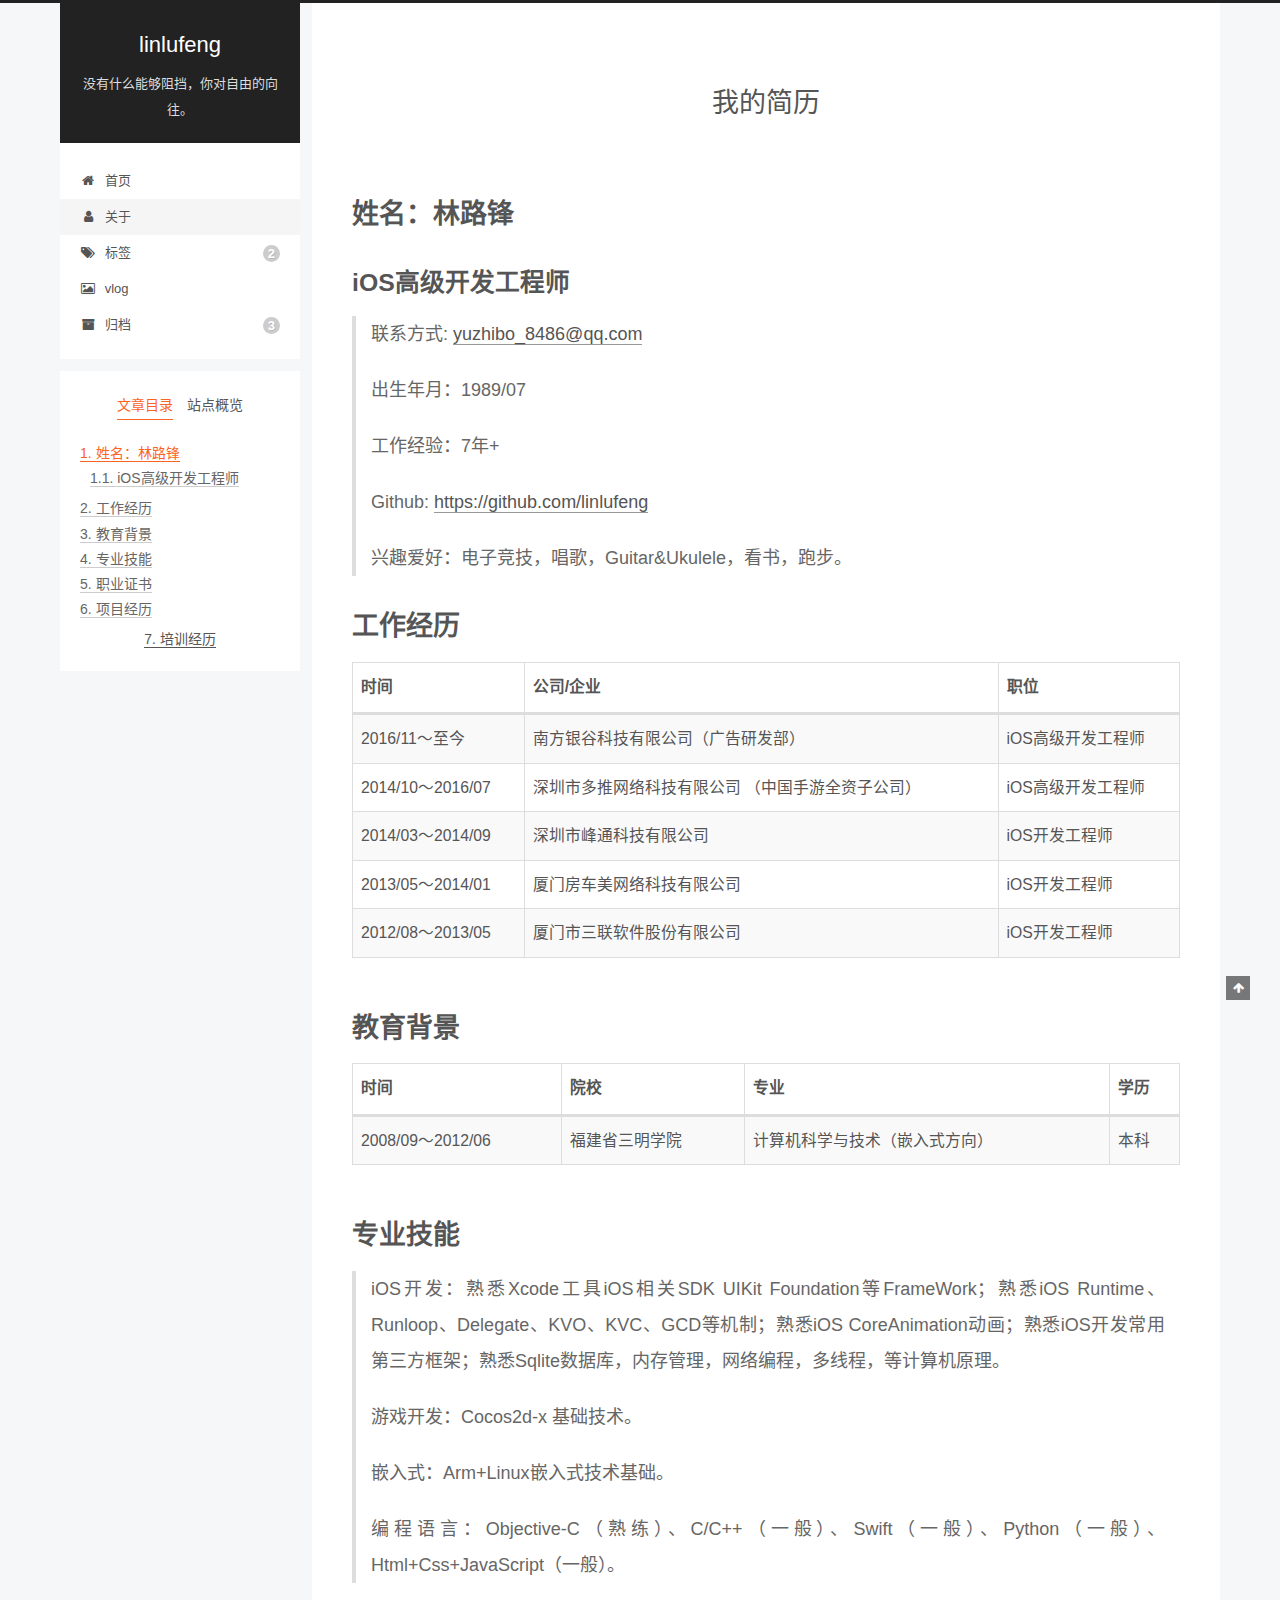
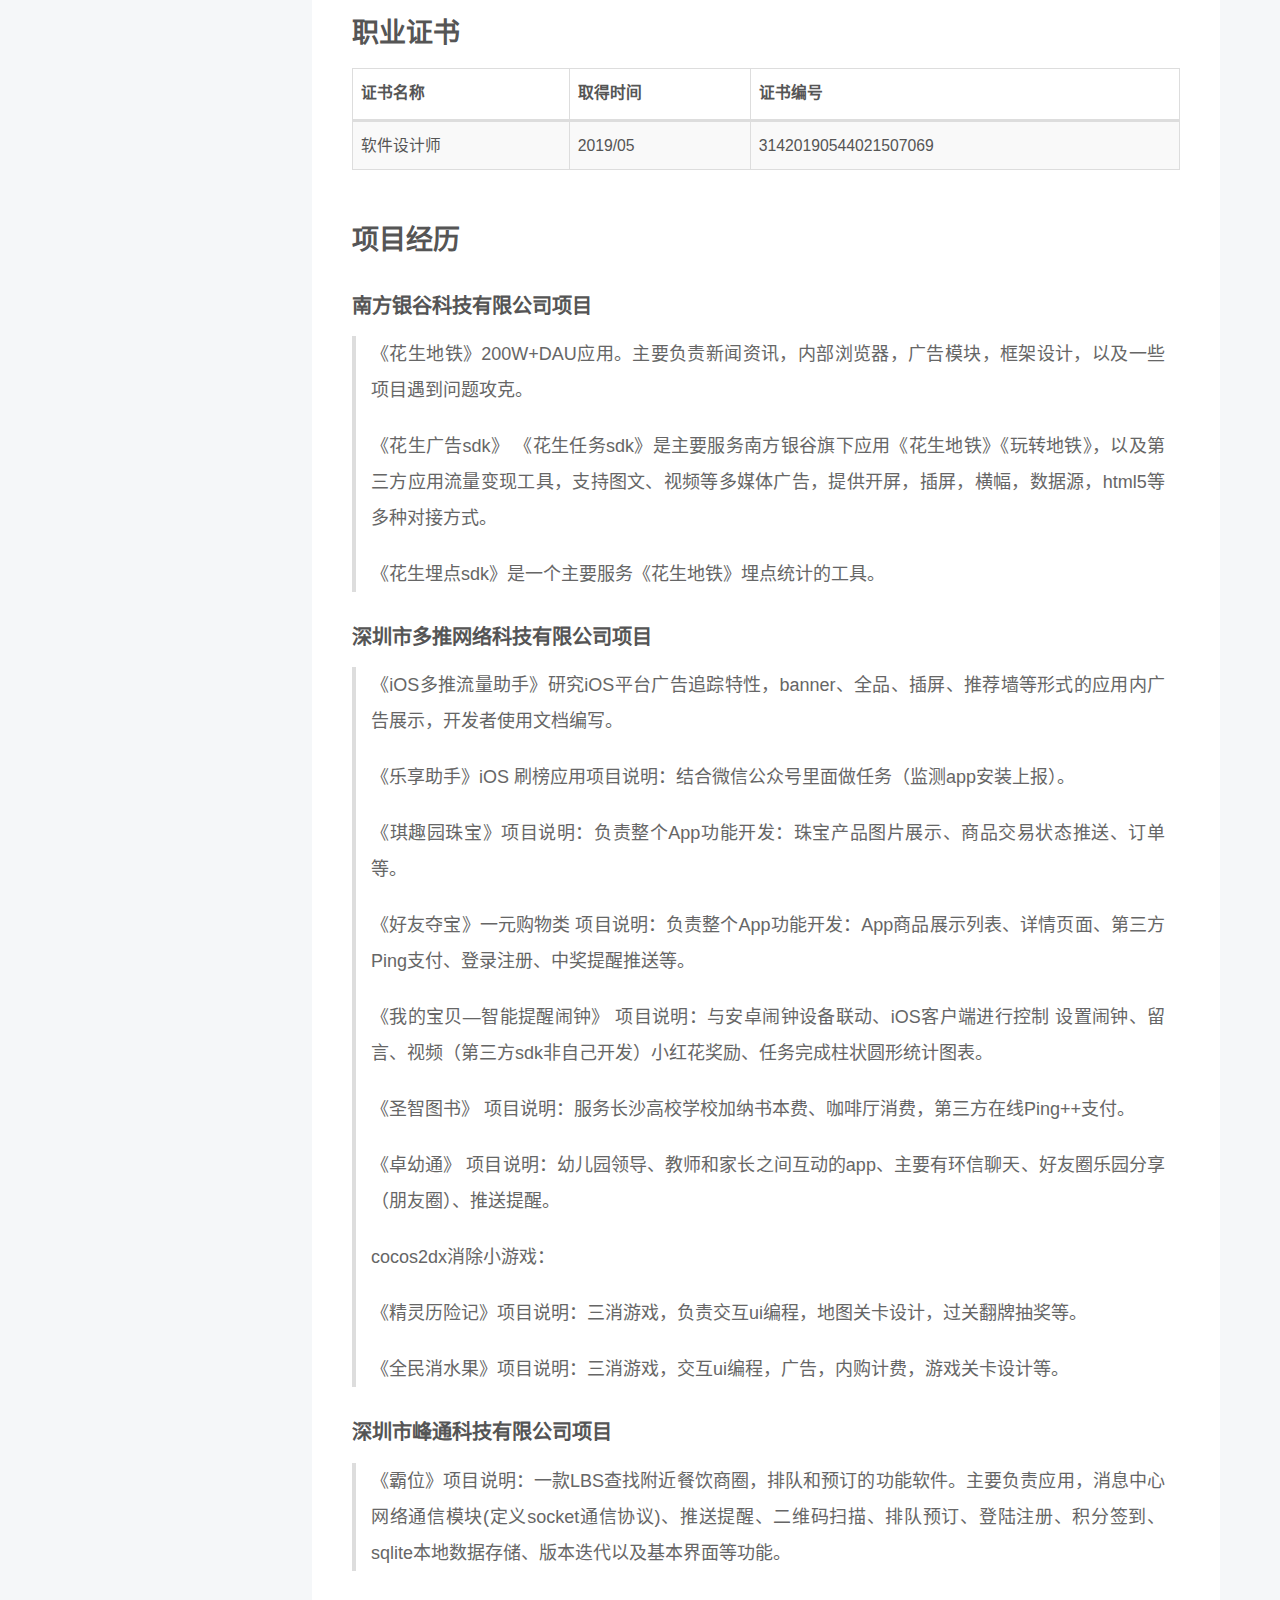
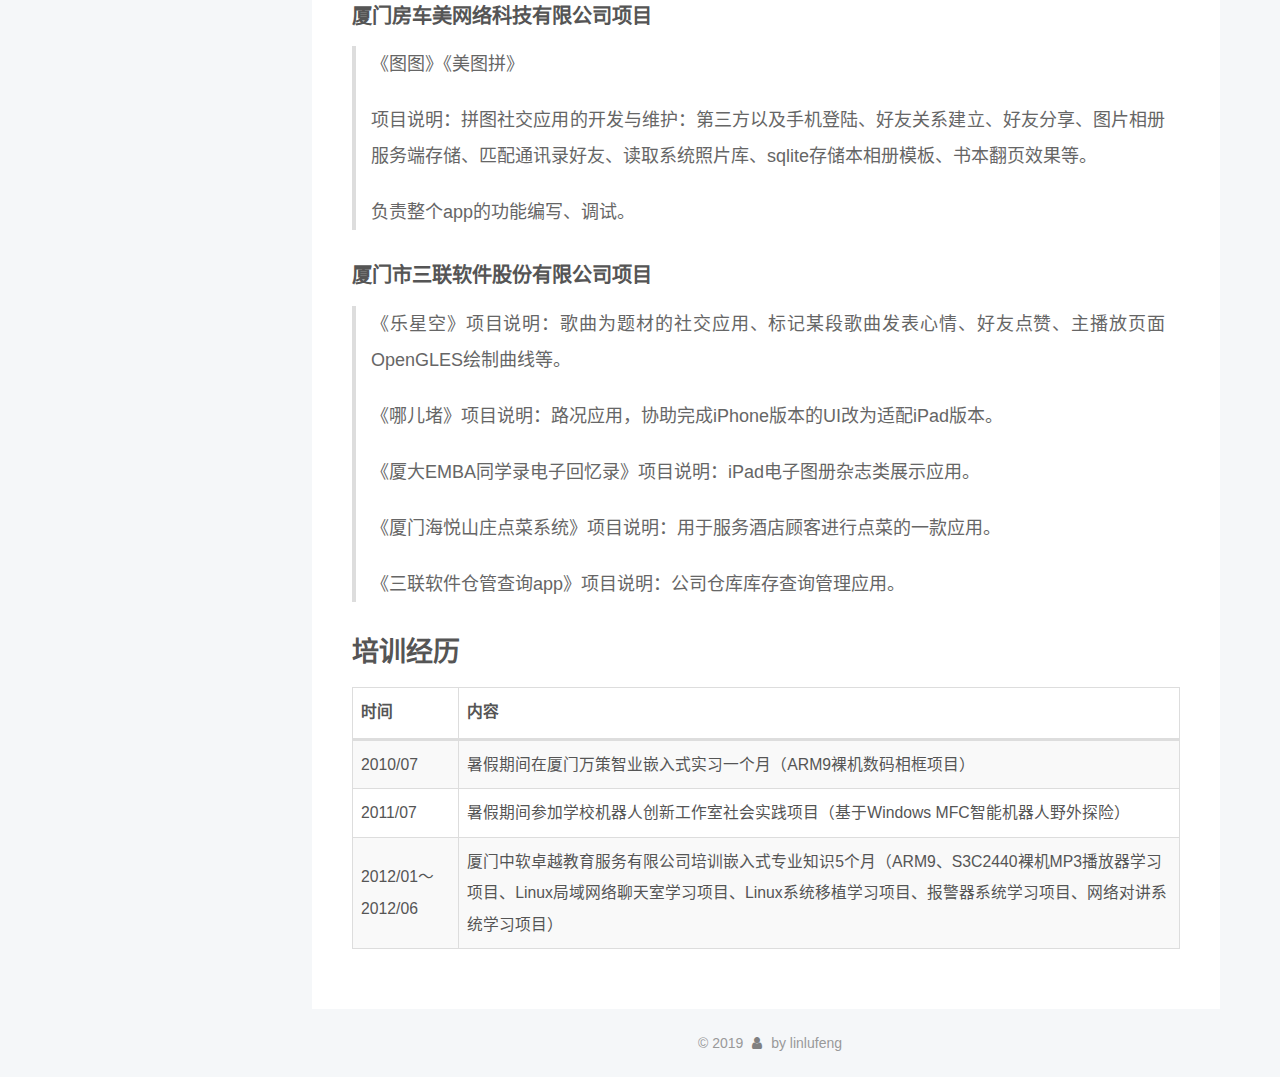
<file: about/index.html>
<!DOCTYPE html>
<html lang="zh-CN">
<head>
  <meta charset="UTF-8">
<meta name="viewport" content="width=device-width, initial-scale=1, maximum-scale=2">
<meta name="theme-color" content="#222">
<meta name="generator" content="Hexo 4.0.0">
  <link rel="apple-touch-icon" sizes="180x180" href="/images/apple-touch-icon-next.png">
  <link rel="icon" type="image/png" sizes="32x32" href="/images/favicon-32x32-next.png">
  <link rel="icon" type="image/png" sizes="16x16" href="/images/favicon-16x16-next.png">
  <link rel="mask-icon" href="/images/logo.svg" color="#222">

<link rel="stylesheet" href="/css/main.css">


<link rel="stylesheet" href="/lib/font-awesome/css/font-awesome.min.css">


<script id="hexo-configurations">
  var NexT = window.NexT || {};
  var CONFIG = {
    hostname: new URL('http://linlufeng.github.io').hostname,
    root: '/',
    scheme: 'Pisces',
    version: '7.6.0',
    exturl: false,
    sidebar: {"position":"left","display":"post","padding":18,"offset":12,"onmobile":false},
    copycode: {"enable":false,"show_result":true,"style":"mac"},
    back2top: {"enable":true,"sidebar":false,"scrollpercent":false},
    bookmark: {"enable":false,"color":"#222","save":"auto"},
    fancybox: false,
    mediumzoom: false,
    lazyload: false,
    pangu: false,
    algolia: {
      appID: '',
      apiKey: '',
      indexName: '',
      hits: {"per_page":10},
      labels: {"input_placeholder":"Search for Posts","hits_empty":"We didn't find any results for the search: ${query}","hits_stats":"${hits} results found in ${time} ms"}
    },
    localsearch: {"enable":false,"trigger":"auto","top_n_per_article":1,"unescape":false,"preload":false},
    path: '',
    motion: {"enable":false,"async":false,"transition":{"post_block":"fadeIn","post_header":"slideDownIn","post_body":"slideDownIn","coll_header":"slideLeftIn","sidebar":"slideUpIn"}}
  };
</script>

  <meta name="description" content="姓名：林路锋iOS高级开发工程师 联系方式:  yuzhibo_8486@qq.com 出生年月：1989&#x2F;07 工作经验：7年+ Github: https:&#x2F;&#x2F;github.com&#x2F;linlufeng 兴趣爱好：电子竞技，唱歌，Guitar&amp;amp;Ukulele，看书，跑步。  工作经历   时间 公司&#x2F;企业 职位    2016&#x2F;11～至今 南方银谷科技有限公司（广告研发部） iOS高级开">
<meta name="keywords" content="developer">
<meta property="og:type" content="website">
<meta property="og:title" content="我的简历">
<meta property="og:url" content="http:&#x2F;&#x2F;linlufeng.github.io&#x2F;about&#x2F;index.html">
<meta property="og:site_name" content="linlufeng">
<meta property="og:description" content="姓名：林路锋iOS高级开发工程师 联系方式:  yuzhibo_8486@qq.com 出生年月：1989&#x2F;07 工作经验：7年+ Github: https:&#x2F;&#x2F;github.com&#x2F;linlufeng 兴趣爱好：电子竞技，唱歌，Guitar&amp;amp;Ukulele，看书，跑步。  工作经历   时间 公司&#x2F;企业 职位    2016&#x2F;11～至今 南方银谷科技有限公司（广告研发部） iOS高级开">
<meta property="og:locale" content="zh-CN">
<meta property="og:updated_time" content="2019-12-04T10:04:38.317Z">
<meta name="twitter:card" content="summary">

<link rel="canonical" href="http://linlufeng.github.io/about/">


<script id="page-configurations">
  // https://hexo.io/docs/variables.html
  CONFIG.page = {
    sidebar: "",
    isHome: false,
    isPost: false,
    isPage: true,
    isArchive: false
  };
</script>

  <title>我的简历 | linlufeng
  </title>
  






  <noscript>
  <style>
  .use-motion .brand,
  .use-motion .menu-item,
  .sidebar-inner,
  .use-motion .post-block,
  .use-motion .pagination,
  .use-motion .comments,
  .use-motion .post-header,
  .use-motion .post-body,
  .use-motion .collection-header { opacity: initial; }

  .use-motion .site-title,
  .use-motion .site-subtitle {
    opacity: initial;
    top: initial;
  }

  .use-motion .logo-line-before i { left: initial; }
  .use-motion .logo-line-after i { right: initial; }
  </style>
</noscript>

</head>

<body itemscope itemtype="http://schema.org/WebPage">
  <div class="container">
    <div class="headband"></div>

    <header class="header" itemscope itemtype="http://schema.org/WPHeader">
      <div class="header-inner"><div class="site-brand-container">
  <div class="site-meta">

    <div>
      <a href="/" class="brand" rel="start">
        <span class="logo-line-before"><i></i></span>
        <span class="site-title">linlufeng</span>
        <span class="logo-line-after"><i></i></span>
      </a>
    </div>
        <p class="site-subtitle">没有什么能够阻挡，你对自由的向往。</p>
  </div>

  <div class="site-nav-toggle">
    <div class="toggle" aria-label="切换导航栏">
      <span class="toggle-line toggle-line-first"></span>
      <span class="toggle-line toggle-line-middle"></span>
      <span class="toggle-line toggle-line-last"></span>
    </div>
  </div>
</div>


<nav class="site-nav">
  
  <ul id="menu" class="menu">
        <li class="menu-item menu-item-home">

    <a href="/" rel="section"><i class="fa fa-fw fa-home"></i>首页</a>

  </li>
        <li class="menu-item menu-item-about">

    <a href="/about/" rel="section"><i class="fa fa-fw fa-user"></i>关于</a>

  </li>
        <li class="menu-item menu-item-tags">

    <a href="/tags/" rel="section"><i class="fa fa-fw fa-tags"></i>标签<span class="badge">2</span></a>

  </li>
        <li class="menu-item menu-item-vlog">

    <a href="/vlog/" rel="section"><i class="fa fa-fw fa-image"></i>vlog</a>

  </li>
        <li class="menu-item menu-item-archives">

    <a href="/archives/" rel="section"><i class="fa fa-fw fa-archive"></i>归档<span class="badge">3</span></a>

  </li>
  </ul>

</nav>
</div>
    </header>

    
  <div class="back-to-top">
    <i class="fa fa-arrow-up"></i>
    <span>0%</span>
  </div>


    <main class="main">
      <div class="main-inner">
        <div class="content-wrap">
          
  
  

          <div class="content">
            

  <div class="posts-expand">
    
    
    
    <div class="post-block" lang="zh-CN">
      <header class="post-header">

<h1 class="post-title" itemprop="name headline">我的简历
</h1>

<div class="post-meta">
  

</div>

</header>

      
      
      
      <div class="post-body">
          <h1 id="姓名：林路锋"><a href="#姓名：林路锋" class="headerlink" title="姓名：林路锋"></a>姓名：林路锋</h1><h2 id="iOS高级开发工程师"><a href="#iOS高级开发工程师" class="headerlink" title="iOS高级开发工程师"></a>iOS高级开发工程师</h2><blockquote>
<p>联系方式:  <a href="mailto:yuzhibo_8486@qq.com" target="_blank" rel="noopener">yuzhibo_8486@qq.com</a></p>
<p>出生年月：1989/07</p>
<p>工作经验：7年+</p>
<p>Github: <a href="https://github.com/linlufeng" target="_blank" rel="noopener">https://github.com/linlufeng</a></p>
<p>兴趣爱好：电子竞技，唱歌，Guitar&amp;Ukulele，看书，跑步。</p>
</blockquote>
<h1 id="工作经历"><a href="#工作经历" class="headerlink" title="工作经历"></a>工作经历</h1><table>
<thead>
<tr>
<th align="center">时间</th>
<th align="center">公司/企业</th>
<th align="center">职位</th>
</tr>
</thead>
<tbody><tr>
<td align="center">2016/11～至今</td>
<td align="center">南方银谷科技有限公司（广告研发部）</td>
<td align="center">iOS高级开发工程师</td>
</tr>
<tr>
<td align="center">2014/10～2016/07</td>
<td align="center">深圳市多推网络科技有限公司 （中国手游全资子公司）</td>
<td align="center">iOS高级开发工程师</td>
</tr>
<tr>
<td align="center">2014/03～2014/09</td>
<td align="center">深圳市峰通科技有限公司</td>
<td align="center">iOS开发工程师</td>
</tr>
<tr>
<td align="center">2013/05～2014/01</td>
<td align="center">厦门房车美网络科技有限公司</td>
<td align="center">iOS开发工程师</td>
</tr>
<tr>
<td align="center">2012/08～2013/05</td>
<td align="center">厦门市三联软件股份有限公司</td>
<td align="center">iOS开发工程师</td>
</tr>
</tbody></table>
<h1 id="教育背景"><a href="#教育背景" class="headerlink" title="教育背景"></a>教育背景</h1><table>
<thead>
<tr>
<th align="center">时间</th>
<th align="center">院校</th>
<th align="center">专业</th>
<th align="center">学历</th>
</tr>
</thead>
<tbody><tr>
<td align="center">2008/09～2012/06</td>
<td align="center">福建省三明学院</td>
<td align="center">计算机科学与技术（嵌入式方向）</td>
<td align="center">本科</td>
</tr>
</tbody></table>
<h1 id="专业技能"><a href="#专业技能" class="headerlink" title="专业技能"></a>专业技能</h1><blockquote>
<p>iOS开发：熟悉Xcode工具iOS相关SDK UIKit Foundation等FrameWork；熟悉iOS Runtime、Runloop、Delegate、KVO、KVC、GCD等机制；熟悉iOS CoreAnimation动画；熟悉iOS开发常用第三方框架；熟悉Sqlite数据库，内存管理，网络编程，多线程，等计算机原理。</p>
<p>游戏开发：Cocos2d-x 基础技术。</p>
<p>嵌入式：Arm+Linux嵌入式技术基础。</p>
<p>编程语言：Objective-C（熟练）、C/C++（一般）、Swift（一般）、Python（一般）、Html+Css+JavaScript（一般）。</p>
</blockquote>
<h1 id="职业证书"><a href="#职业证书" class="headerlink" title="职业证书"></a>职业证书</h1><table>
<thead>
<tr>
<th align="center">证书名称</th>
<th align="center">取得时间</th>
<th align="center">证书编号</th>
</tr>
</thead>
<tbody><tr>
<td align="center">软件设计师</td>
<td align="center">2019/05</td>
<td align="center">31420190544021507069</td>
</tr>
</tbody></table>
<h1 id="项目经历"><a href="#项目经历" class="headerlink" title="项目经历"></a>项目经历</h1><h4 id="南方银谷科技有限公司项目"><a href="#南方银谷科技有限公司项目" class="headerlink" title="南方银谷科技有限公司项目"></a>南方银谷科技有限公司项目</h4><blockquote>
<p>《花生地铁》200W+DAU应用。主要负责新闻资讯，内部浏览器，广告模块，框架设计，以及一些项目遇到问题攻克。</p>
<p>《花生广告sdk》 《花生任务sdk》是主要服务南方银谷旗下应用《花生地铁》《玩转地铁》，以及第三方应用流量变现工具，支持图文、视频等多媒体广告，提供开屏，插屏，横幅，数据源，html5等多种对接方式。</p>
<p>《花生埋点sdk》是一个主要服务《花生地铁》埋点统计的工具。</p>
</blockquote>
<h4 id="深圳市多推网络科技有限公司项目"><a href="#深圳市多推网络科技有限公司项目" class="headerlink" title="深圳市多推网络科技有限公司项目"></a>深圳市多推网络科技有限公司项目</h4><blockquote>
<p>《iOS多推流量助手》研究iOS平台广告追踪特性，banner、全品、插屏、推荐墙等形式的应用内广告展示，开发者使用文档编写。</p>
<p>《乐享助手》iOS 刷榜应用项目说明：结合微信公众号里面做任务（监测app安装上报）。</p>
<p>《琪趣园珠宝》项目说明：负责整个App功能开发：珠宝产品图片展示、商品交易状态推送、订单等。</p>
<p>《好友夺宝》一元购物类 项目说明：负责整个App功能开发：App商品展示列表、详情页面、第三方Ping支付、登录注册、中奖提醒推送等。</p>
<p>《我的宝贝—智能提醒闹钟》 项目说明：与安卓闹钟设备联动、iOS客户端进行控制 设置闹钟、留言、视频（第三方sdk非自己开发）小红花奖励、任务完成柱状圆形统计图表。</p>
<p>《圣智图书》 项目说明：服务长沙高校学校加纳书本费、咖啡厅消费，第三方在线Ping++支付。</p>
<p>《卓幼通》 项目说明：幼儿园领导、教师和家长之间互动的app、主要有环信聊天、好友圈乐园分享（朋友圈）、推送提醒。</p>
<p>cocos2dx消除小游戏：</p>
<p>《精灵历险记》项目说明：三消游戏，负责交互ui编程，地图关卡设计，过关翻牌抽奖等。</p>
<p>《全民消水果》项目说明：三消游戏，交互ui编程，广告，内购计费，游戏关卡设计等。</p>
</blockquote>
<h4 id="深圳市峰通科技有限公司项目"><a href="#深圳市峰通科技有限公司项目" class="headerlink" title="深圳市峰通科技有限公司项目"></a>深圳市峰通科技有限公司项目</h4><blockquote>
<p>《霸位》项目说明：一款LBS查找附近餐饮商圈，排队和预订的功能软件。主要负责应用，消息中心网络通信模块(定义socket通信协议)、推送提醒、二维码扫描、排队预订、登陆注册、积分签到、sqlite本地数据存储、版本迭代以及基本界面等功能。</p>
</blockquote>
<h4 id="厦门房车美网络科技有限公司项目"><a href="#厦门房车美网络科技有限公司项目" class="headerlink" title="厦门房车美网络科技有限公司项目"></a>厦门房车美网络科技有限公司项目</h4><blockquote>
<p>《图图》《美图拼》 </p>
<p>项目说明：拼图社交应用的开发与维护：第三方以及手机登陆、好友关系建立、好友分享、图片相册服务端存储、匹配通讯录好友、读取系统照片库、sqlite存储本相册模板、书本翻页效果等。</p>
<p>负责整个app的功能编写、调试。</p>
</blockquote>
<h4 id="厦门市三联软件股份有限公司项目"><a href="#厦门市三联软件股份有限公司项目" class="headerlink" title="厦门市三联软件股份有限公司项目"></a>厦门市三联软件股份有限公司项目</h4><blockquote>
<p>《乐星空》项目说明：歌曲为题材的社交应用、标记某段歌曲发表心情、好友点赞、主播放页面OpenGLES绘制曲线等。</p>
<p>《哪儿堵》项目说明：路况应用，协助完成iPhone版本的UI改为适配iPad版本。</p>
<p>《厦大EMBA同学录电子回忆录》项目说明：iPad电子图册杂志类展示应用。</p>
<p>《厦门海悦山庄点菜系统》项目说明：用于服务酒店顾客进行点菜的一款应用。</p>
<p>《三联软件仓管查询app》项目说明：公司仓库库存查询管理应用。</p>
</blockquote>
<h1 id="培训经历"><a href="#培训经历" class="headerlink" title="培训经历"></a>培训经历</h1><table>
<thead>
<tr>
<th align="center">时间</th>
<th align="center">内容</th>
</tr>
</thead>
<tbody><tr>
<td align="center">2010/07</td>
<td align="center">暑假期间在厦门万策智业嵌入式实习一个月（ARM9裸机数码相框项目）</td>
</tr>
<tr>
<td align="center">2011/07</td>
<td align="center">暑假期间参加学校机器人创新工作室社会实践项目（基于Windows MFC智能机器人野外探险）</td>
</tr>
<tr>
<td align="center">2012/01～2012/06</td>
<td align="center">厦门中软卓越教育服务有限公司培训嵌入式专业知识5个月（ARM9、S3C2440裸机MP3播放器学习项目、Linux局域网络聊天室学习项目、Linux系统移植学习项目、报警器系统学习项目、网络对讲系统学习项目）</td>
</tr>
</tbody></table>

      </div>
      
      
      
    </div>
    

    
    
    
  </div>


          </div>
          

        </div>
          
  
  <div class="toggle sidebar-toggle">
    <span class="toggle-line toggle-line-first"></span>
    <span class="toggle-line toggle-line-middle"></span>
    <span class="toggle-line toggle-line-last"></span>
  </div>

  <aside class="sidebar">
    <div class="sidebar-inner">

      <ul class="sidebar-nav motion-element">
        <li class="sidebar-nav-toc">
          文章目录
        </li>
        <li class="sidebar-nav-overview">
          站点概览
        </li>
      </ul>

      <!--noindex-->
      <div class="post-toc-wrap sidebar-panel">
          <div class="post-toc motion-element"><ol class="nav"><li class="nav-item nav-level-1"><a class="nav-link" href="#姓名：林路锋"><span class="nav-number">1.</span> <span class="nav-text">姓名：林路锋</span></a><ol class="nav-child"><li class="nav-item nav-level-2"><a class="nav-link" href="#iOS高级开发工程师"><span class="nav-number">1.1.</span> <span class="nav-text">iOS高级开发工程师</span></a></li></ol></li><li class="nav-item nav-level-1"><a class="nav-link" href="#工作经历"><span class="nav-number">2.</span> <span class="nav-text">工作经历</span></a></li><li class="nav-item nav-level-1"><a class="nav-link" href="#教育背景"><span class="nav-number">3.</span> <span class="nav-text">教育背景</span></a></li><li class="nav-item nav-level-1"><a class="nav-link" href="#专业技能"><span class="nav-number">4.</span> <span class="nav-text">专业技能</span></a></li><li class="nav-item nav-level-1"><a class="nav-link" href="#职业证书"><span class="nav-number">5.</span> <span class="nav-text">职业证书</span></a></li><li class="nav-item nav-level-1"><a class="nav-link" href="#项目经历"><span class="nav-number">6.</span> <span class="nav-text">项目经历</span></a><ol class="nav-child"><li class="nav-item nav-level-4"><a class="nav-link" href="#南方银谷科技有限公司项目"><span class="nav-number">6.0.0.1.</span> <span class="nav-text">南方银谷科技有限公司项目</span></a></li><li class="nav-item nav-level-4"><a class="nav-link" href="#深圳市多推网络科技有限公司项目"><span class="nav-number">6.0.0.2.</span> <span class="nav-text">深圳市多推网络科技有限公司项目</span></a></li><li class="nav-item nav-level-4"><a class="nav-link" href="#深圳市峰通科技有限公司项目"><span class="nav-number">6.0.0.3.</span> <span class="nav-text">深圳市峰通科技有限公司项目</span></a></li><li class="nav-item nav-level-4"><a class="nav-link" href="#厦门房车美网络科技有限公司项目"><span class="nav-number">6.0.0.4.</span> <span class="nav-text">厦门房车美网络科技有限公司项目</span></a></li><li class="nav-item nav-level-4"><a class="nav-link" href="#厦门市三联软件股份有限公司项目"><span class="nav-number">6.0.0.5.</span> <span class="nav-text">厦门市三联软件股份有限公司项目</span></a></li></ol></li></ol></li></ol></li><li class="nav-item nav-level-1"><a class="nav-link" href="#培训经历"><span class="nav-number">7.</span> <span class="nav-text">培训经历</span></a></li></ol></div>
      </div>
      <!--/noindex-->

      <div class="site-overview-wrap sidebar-panel">
        <div class="site-author motion-element" itemprop="author" itemscope itemtype="http://schema.org/Person">
    <img class="site-author-image" itemprop="image" alt="linlufeng"
      src="/images/avatar.jpg">
  <p class="site-author-name" itemprop="name">linlufeng</p>
  <div class="site-description" itemprop="description"></div>
</div>
<div class="site-state-wrap motion-element">
  <nav class="site-state">
      <div class="site-state-item site-state-posts">
          <a href="/archives/">
        
          <span class="site-state-item-count">3</span>
          <span class="site-state-item-name">日志</span>
        </a>
      </div>
      <div class="site-state-item site-state-tags">
        <span class="site-state-item-count">2</span>
        <span class="site-state-item-name">标签</span>
      </div>
  </nav>
</div>
  <div class="links-of-author motion-element">
      <span class="links-of-author-item">
        <a href="https://github.com/linlufeng" title="GitHub → https:&#x2F;&#x2F;github.com&#x2F;linlufeng" rel="noopener" target="_blank"><i class="fa fa-fw fa-github"></i></a>
      </span>
      <span class="links-of-author-item">
        <a href="mailto:yuzhibo_8486@qq.com" title="E-Mail → mailto:yuzhibo_8486@qq.com" rel="noopener" target="_blank"><i class="fa fa-fw fa-envelope"></i></a>
      </span>
  </div>



      </div>

    </div>
  </aside>
  <div id="sidebar-dimmer"></div>


      </div>
    </main>

    <footer class="footer">
      <div class="footer-inner">
        

<div class="copyright">
  
  &copy; 
  <span itemprop="copyrightYear">2019</span>
  <span class="with-love">
    <i class="fa fa-user"></i>
  </span>
  <span class="author" itemprop="copyrightHolder">by linlufeng</span>
</div>

<div>
<script async src="//busuanzi.ibruce.info/busuanzi/2.3/busuanzi.pure.mini.js"></script>
<span id="busuanzi_container_site_pv" style='display:none'>
    本站总访问量 <span id="busuanzi_value_site_pv"></span> 次
    <span class="post-meta-divider">|</span>
</span>
<span id="busuanzi_container_site_uv" style='display:none'>
    有<span id="busuanzi_value_site_uv"></span>人看过我的博客啦
</span>
</div>

        








      </div>
    </footer>
  </div>

  
  <script src="/lib/anime.min.js"></script>
<script src="/js/utils.js"></script>
<script src="/js/schemes/pisces.js"></script>
<script src="/js/next-boot.js"></script>



  















  

  

</body>
</html>
</file>
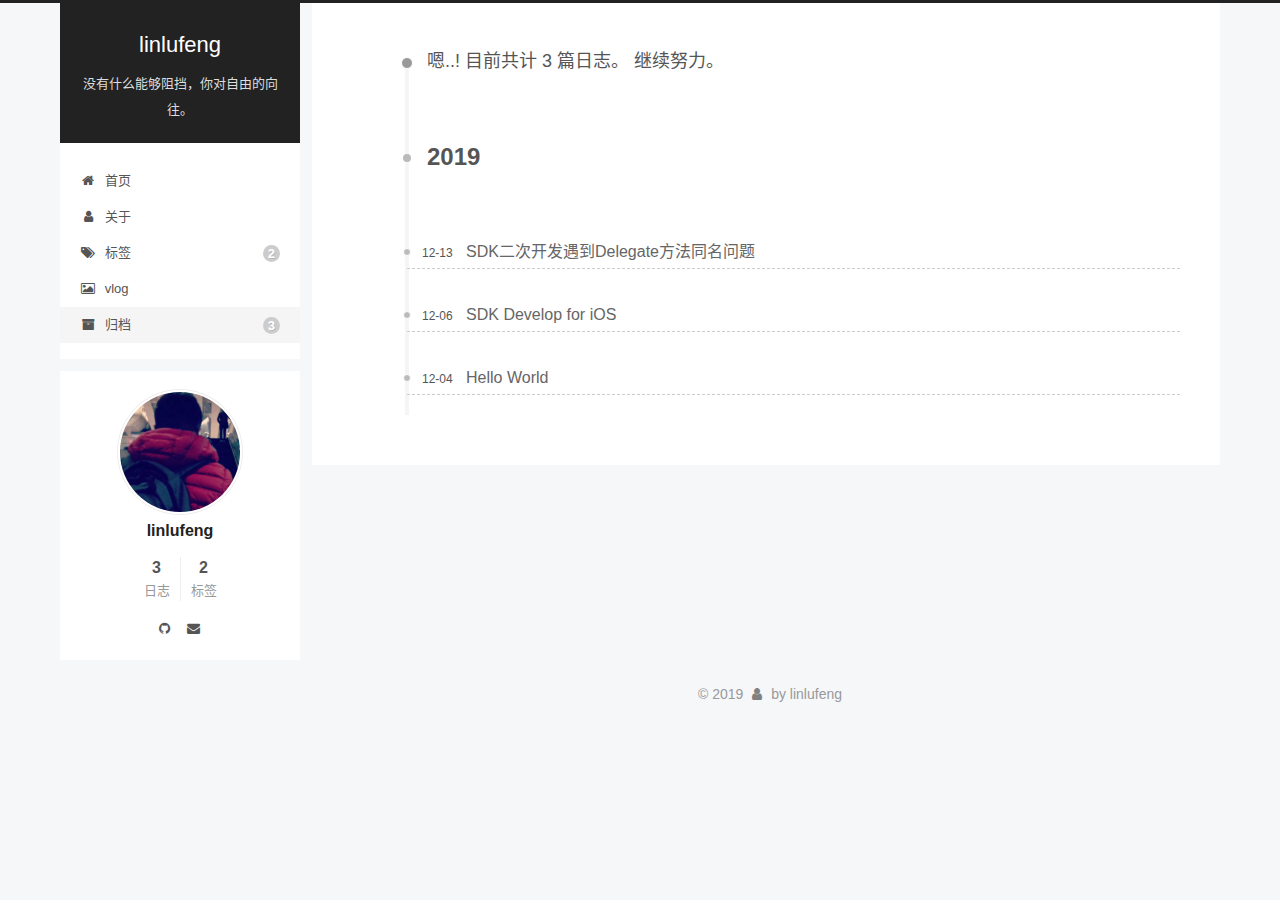
<file: archives/index.html>
<!DOCTYPE html>
<html lang="zh-CN">
<head>
  <meta charset="UTF-8">
<meta name="viewport" content="width=device-width, initial-scale=1, maximum-scale=2">
<meta name="theme-color" content="#222">
<meta name="generator" content="Hexo 4.0.0">
  <link rel="apple-touch-icon" sizes="180x180" href="/images/apple-touch-icon-next.png">
  <link rel="icon" type="image/png" sizes="32x32" href="/images/favicon-32x32-next.png">
  <link rel="icon" type="image/png" sizes="16x16" href="/images/favicon-16x16-next.png">
  <link rel="mask-icon" href="/images/logo.svg" color="#222">

<link rel="stylesheet" href="/css/main.css">


<link rel="stylesheet" href="/lib/font-awesome/css/font-awesome.min.css">


<script id="hexo-configurations">
  var NexT = window.NexT || {};
  var CONFIG = {
    hostname: new URL('http://linlufeng.github.io').hostname,
    root: '/',
    scheme: 'Pisces',
    version: '7.6.0',
    exturl: false,
    sidebar: {"position":"left","display":"post","padding":18,"offset":12,"onmobile":false},
    copycode: {"enable":false,"show_result":true,"style":"mac"},
    back2top: {"enable":true,"sidebar":false,"scrollpercent":false},
    bookmark: {"enable":false,"color":"#222","save":"auto"},
    fancybox: false,
    mediumzoom: false,
    lazyload: false,
    pangu: false,
    algolia: {
      appID: '',
      apiKey: '',
      indexName: '',
      hits: {"per_page":10},
      labels: {"input_placeholder":"Search for Posts","hits_empty":"We didn't find any results for the search: ${query}","hits_stats":"${hits} results found in ${time} ms"}
    },
    localsearch: {"enable":false,"trigger":"auto","top_n_per_article":1,"unescape":false,"preload":false},
    path: '',
    motion: {"enable":false,"async":false,"transition":{"post_block":"fadeIn","post_header":"slideDownIn","post_body":"slideDownIn","coll_header":"slideLeftIn","sidebar":"slideUpIn"}}
  };
</script>

  <meta name="keywords" content="developer">
<meta property="og:type" content="website">
<meta property="og:title" content="linlufeng">
<meta property="og:url" content="http:&#x2F;&#x2F;linlufeng.github.io&#x2F;archives&#x2F;index.html">
<meta property="og:site_name" content="linlufeng">
<meta property="og:locale" content="zh-CN">
<meta name="twitter:card" content="summary">

<link rel="canonical" href="http://linlufeng.github.io/archives/">


<script id="page-configurations">
  // https://hexo.io/docs/variables.html
  CONFIG.page = {
    sidebar: "",
    isHome: false,
    isPost: false,
    isPage: false,
    isArchive: true
  };
</script>

  <title>归档 | linlufeng</title>
  






  <noscript>
  <style>
  .use-motion .brand,
  .use-motion .menu-item,
  .sidebar-inner,
  .use-motion .post-block,
  .use-motion .pagination,
  .use-motion .comments,
  .use-motion .post-header,
  .use-motion .post-body,
  .use-motion .collection-header { opacity: initial; }

  .use-motion .site-title,
  .use-motion .site-subtitle {
    opacity: initial;
    top: initial;
  }

  .use-motion .logo-line-before i { left: initial; }
  .use-motion .logo-line-after i { right: initial; }
  </style>
</noscript>

</head>

<body itemscope itemtype="http://schema.org/WebPage">
  <div class="container">
    <div class="headband"></div>

    <header class="header" itemscope itemtype="http://schema.org/WPHeader">
      <div class="header-inner"><div class="site-brand-container">
  <div class="site-meta">

    <div>
      <a href="/" class="brand" rel="start">
        <span class="logo-line-before"><i></i></span>
        <span class="site-title">linlufeng</span>
        <span class="logo-line-after"><i></i></span>
      </a>
    </div>
        <p class="site-subtitle">没有什么能够阻挡，你对自由的向往。</p>
  </div>

  <div class="site-nav-toggle">
    <div class="toggle" aria-label="切换导航栏">
      <span class="toggle-line toggle-line-first"></span>
      <span class="toggle-line toggle-line-middle"></span>
      <span class="toggle-line toggle-line-last"></span>
    </div>
  </div>
</div>


<nav class="site-nav">
  
  <ul id="menu" class="menu">
        <li class="menu-item menu-item-home">

    <a href="/" rel="section"><i class="fa fa-fw fa-home"></i>首页</a>

  </li>
        <li class="menu-item menu-item-about">

    <a href="/about/" rel="section"><i class="fa fa-fw fa-user"></i>关于</a>

  </li>
        <li class="menu-item menu-item-tags">

    <a href="/tags/" rel="section"><i class="fa fa-fw fa-tags"></i>标签<span class="badge">2</span></a>

  </li>
        <li class="menu-item menu-item-vlog">

    <a href="/vlog/" rel="section"><i class="fa fa-fw fa-image"></i>vlog</a>

  </li>
        <li class="menu-item menu-item-archives">

    <a href="/archives/" rel="section"><i class="fa fa-fw fa-archive"></i>归档<span class="badge">3</span></a>

  </li>
  </ul>

</nav>
</div>
    </header>

    
  <div class="back-to-top">
    <i class="fa fa-arrow-up"></i>
    <span>0%</span>
  </div>


    <main class="main">
      <div class="main-inner">
        <div class="content-wrap">
          

          <div class="content">
            

  
  
  
  <div class="post-block">
    <div class="posts-collapse">
      <div class="collection-title">
        <span class="collection-header">嗯..! 目前共计 3 篇日志。 继续努力。</span>
      </div>

      
    <div class="collection-year">
      <h1 class="collection-header">2019</h1>
    </div>

  <article itemscope itemtype="http://schema.org/Article">
    <header class="post-header">

      <div class="post-meta">
        <time itemprop="dateCreated"
              datetime="2019-12-13T17:48:33Z"
              content="2019-12-13">
          12-13
        </time>
      </div>

      <h2 class="post-title">
          <a class="post-title-link" href="/2019/12/14/SDK%E4%BA%8C%E6%AC%A1%E5%BC%80%E5%8F%91%E9%81%87%E5%88%B0Delegate%E6%96%B9%E6%B3%95%E5%90%8C%E5%90%8D%E9%97%AE%E9%A2%98/" itemprop="url">
            <span itemprop="name">SDK二次开发遇到Delegate方法同名问题</span>
          </a>
      </h2>

    </header>
  </article>

  <article itemscope itemtype="http://schema.org/Article">
    <header class="post-header">

      <div class="post-meta">
        <time itemprop="dateCreated"
              datetime="2019-12-06T15:43:13Z"
              content="2019-12-06">
          12-06
        </time>
      </div>

      <h2 class="post-title">
          <a class="post-title-link" href="/2019/12/06/SDK-Develop-for-iOS/" itemprop="url">
            <span itemprop="name">SDK Develop for iOS</span>
          </a>
      </h2>

    </header>
  </article>

  <article itemscope itemtype="http://schema.org/Article">
    <header class="post-header">

      <div class="post-meta">
        <time itemprop="dateCreated"
              datetime="2019-12-04T11:22:19Z"
              content="2019-12-04">
          12-04
        </time>
      </div>

      <h2 class="post-title">
          <a class="post-title-link" href="/2019/12/04/Hello-Hexo/" itemprop="url">
            <span itemprop="name">Hello World</span>
          </a>
      </h2>

    </header>
  </article>


    </div>
  </div>
  
  
  

  



          </div>
          

        </div>
          
  
  <div class="toggle sidebar-toggle">
    <span class="toggle-line toggle-line-first"></span>
    <span class="toggle-line toggle-line-middle"></span>
    <span class="toggle-line toggle-line-last"></span>
  </div>

  <aside class="sidebar">
    <div class="sidebar-inner">

      <ul class="sidebar-nav motion-element">
        <li class="sidebar-nav-toc">
          文章目录
        </li>
        <li class="sidebar-nav-overview">
          站点概览
        </li>
      </ul>

      <!--noindex-->
      <div class="post-toc-wrap sidebar-panel">
      </div>
      <!--/noindex-->

      <div class="site-overview-wrap sidebar-panel">
        <div class="site-author motion-element" itemprop="author" itemscope itemtype="http://schema.org/Person">
    <img class="site-author-image" itemprop="image" alt="linlufeng"
      src="/images/avatar.jpg">
  <p class="site-author-name" itemprop="name">linlufeng</p>
  <div class="site-description" itemprop="description"></div>
</div>
<div class="site-state-wrap motion-element">
  <nav class="site-state">
      <div class="site-state-item site-state-posts">
          <a href="/archives/">
        
          <span class="site-state-item-count">3</span>
          <span class="site-state-item-name">日志</span>
        </a>
      </div>
      <div class="site-state-item site-state-tags">
        <span class="site-state-item-count">2</span>
        <span class="site-state-item-name">标签</span>
      </div>
  </nav>
</div>
  <div class="links-of-author motion-element">
      <span class="links-of-author-item">
        <a href="https://github.com/linlufeng" title="GitHub → https:&#x2F;&#x2F;github.com&#x2F;linlufeng" rel="noopener" target="_blank"><i class="fa fa-fw fa-github"></i></a>
      </span>
      <span class="links-of-author-item">
        <a href="mailto:yuzhibo_8486@qq.com" title="E-Mail → mailto:yuzhibo_8486@qq.com" rel="noopener" target="_blank"><i class="fa fa-fw fa-envelope"></i></a>
      </span>
  </div>



      </div>

    </div>
  </aside>
  <div id="sidebar-dimmer"></div>


      </div>
    </main>

    <footer class="footer">
      <div class="footer-inner">
        

<div class="copyright">
  
  &copy; 
  <span itemprop="copyrightYear">2019</span>
  <span class="with-love">
    <i class="fa fa-user"></i>
  </span>
  <span class="author" itemprop="copyrightHolder">by linlufeng</span>
</div>

<div>
<script async src="//busuanzi.ibruce.info/busuanzi/2.3/busuanzi.pure.mini.js"></script>
<span id="busuanzi_container_site_pv" style='display:none'>
    本站总访问量 <span id="busuanzi_value_site_pv"></span> 次
    <span class="post-meta-divider">|</span>
</span>
<span id="busuanzi_container_site_uv" style='display:none'>
    有<span id="busuanzi_value_site_uv"></span>人看过我的博客啦
</span>
</div>

        








      </div>
    </footer>
  </div>

  
  <script src="/lib/anime.min.js"></script>
<script src="/js/utils.js"></script>
<script src="/js/schemes/pisces.js"></script>
<script src="/js/next-boot.js"></script>



  















  

  

</body>
</html>
</file>
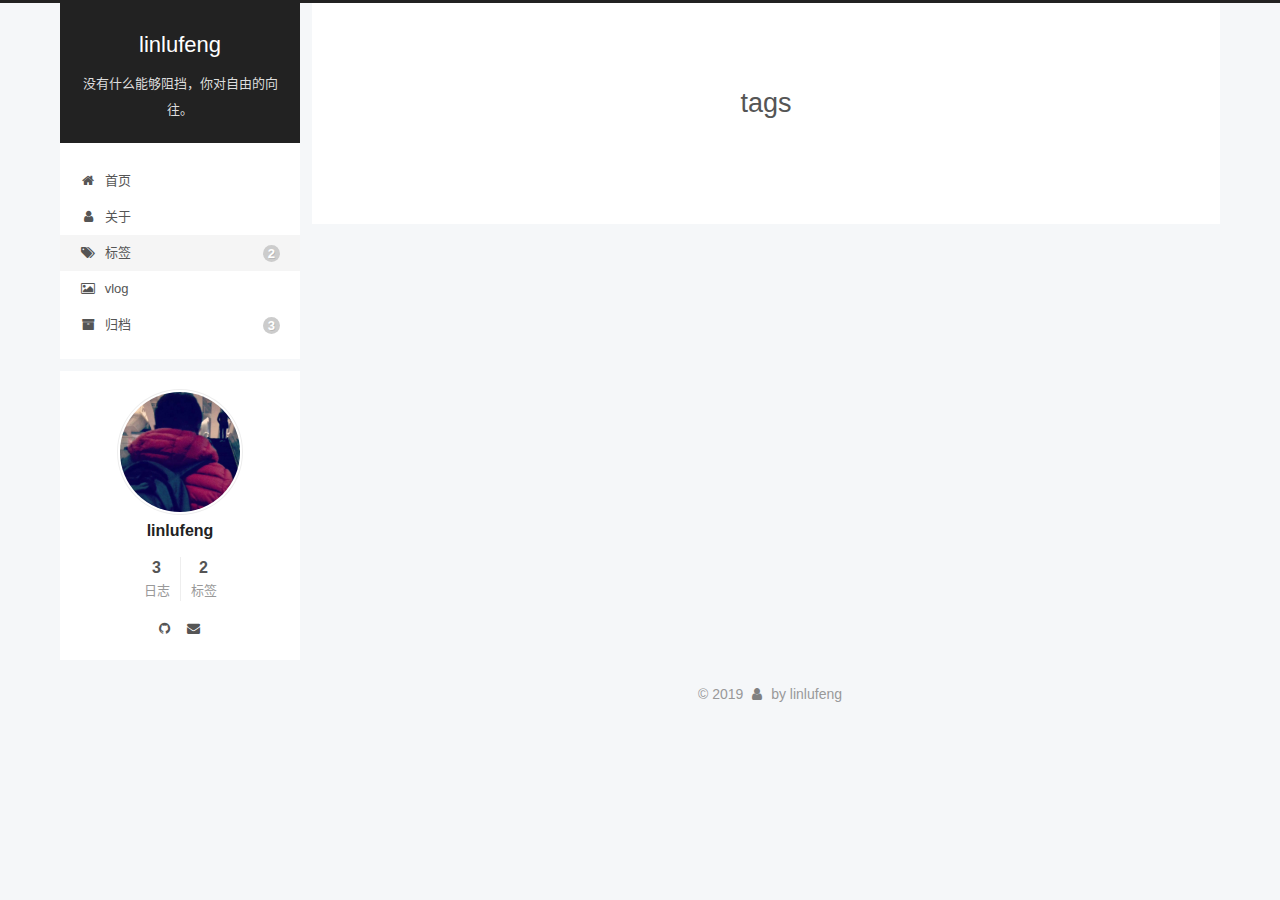
<file: tags/index.html>
<!DOCTYPE html>
<html lang="zh-CN">
<head>
  <meta charset="UTF-8">
<meta name="viewport" content="width=device-width, initial-scale=1, maximum-scale=2">
<meta name="theme-color" content="#222">
<meta name="generator" content="Hexo 4.0.0">
  <link rel="apple-touch-icon" sizes="180x180" href="/images/apple-touch-icon-next.png">
  <link rel="icon" type="image/png" sizes="32x32" href="/images/favicon-32x32-next.png">
  <link rel="icon" type="image/png" sizes="16x16" href="/images/favicon-16x16-next.png">
  <link rel="mask-icon" href="/images/logo.svg" color="#222">

<link rel="stylesheet" href="/css/main.css">


<link rel="stylesheet" href="/lib/font-awesome/css/font-awesome.min.css">


<script id="hexo-configurations">
  var NexT = window.NexT || {};
  var CONFIG = {
    hostname: new URL('http://linlufeng.github.io').hostname,
    root: '/',
    scheme: 'Pisces',
    version: '7.6.0',
    exturl: false,
    sidebar: {"position":"left","display":"post","padding":18,"offset":12,"onmobile":false},
    copycode: {"enable":false,"show_result":true,"style":"mac"},
    back2top: {"enable":true,"sidebar":false,"scrollpercent":false},
    bookmark: {"enable":false,"color":"#222","save":"auto"},
    fancybox: false,
    mediumzoom: false,
    lazyload: false,
    pangu: false,
    algolia: {
      appID: '',
      apiKey: '',
      indexName: '',
      hits: {"per_page":10},
      labels: {"input_placeholder":"Search for Posts","hits_empty":"We didn't find any results for the search: ${query}","hits_stats":"${hits} results found in ${time} ms"}
    },
    localsearch: {"enable":false,"trigger":"auto","top_n_per_article":1,"unescape":false,"preload":false},
    path: '',
    motion: {"enable":false,"async":false,"transition":{"post_block":"fadeIn","post_header":"slideDownIn","post_body":"slideDownIn","coll_header":"slideLeftIn","sidebar":"slideUpIn"}}
  };
</script>

  <meta name="keywords" content="developer">
<meta property="og:type" content="website">
<meta property="og:title" content="tags">
<meta property="og:url" content="http:&#x2F;&#x2F;linlufeng.github.io&#x2F;tags&#x2F;index.html">
<meta property="og:site_name" content="linlufeng">
<meta property="og:locale" content="zh-CN">
<meta property="og:updated_time" content="2019-12-03T09:43:28.590Z">
<meta name="twitter:card" content="summary">

<link rel="canonical" href="http://linlufeng.github.io/tags/">


<script id="page-configurations">
  // https://hexo.io/docs/variables.html
  CONFIG.page = {
    sidebar: "",
    isHome: false,
    isPost: false,
    isPage: true,
    isArchive: false
  };
</script>

  <title>tags | linlufeng
  </title>
  






  <noscript>
  <style>
  .use-motion .brand,
  .use-motion .menu-item,
  .sidebar-inner,
  .use-motion .post-block,
  .use-motion .pagination,
  .use-motion .comments,
  .use-motion .post-header,
  .use-motion .post-body,
  .use-motion .collection-header { opacity: initial; }

  .use-motion .site-title,
  .use-motion .site-subtitle {
    opacity: initial;
    top: initial;
  }

  .use-motion .logo-line-before i { left: initial; }
  .use-motion .logo-line-after i { right: initial; }
  </style>
</noscript>

</head>

<body itemscope itemtype="http://schema.org/WebPage">
  <div class="container">
    <div class="headband"></div>

    <header class="header" itemscope itemtype="http://schema.org/WPHeader">
      <div class="header-inner"><div class="site-brand-container">
  <div class="site-meta">

    <div>
      <a href="/" class="brand" rel="start">
        <span class="logo-line-before"><i></i></span>
        <span class="site-title">linlufeng</span>
        <span class="logo-line-after"><i></i></span>
      </a>
    </div>
        <p class="site-subtitle">没有什么能够阻挡，你对自由的向往。</p>
  </div>

  <div class="site-nav-toggle">
    <div class="toggle" aria-label="切换导航栏">
      <span class="toggle-line toggle-line-first"></span>
      <span class="toggle-line toggle-line-middle"></span>
      <span class="toggle-line toggle-line-last"></span>
    </div>
  </div>
</div>


<nav class="site-nav">
  
  <ul id="menu" class="menu">
        <li class="menu-item menu-item-home">

    <a href="/" rel="section"><i class="fa fa-fw fa-home"></i>首页</a>

  </li>
        <li class="menu-item menu-item-about">

    <a href="/about/" rel="section"><i class="fa fa-fw fa-user"></i>关于</a>

  </li>
        <li class="menu-item menu-item-tags">

    <a href="/tags/" rel="section"><i class="fa fa-fw fa-tags"></i>标签<span class="badge">2</span></a>

  </li>
        <li class="menu-item menu-item-vlog">

    <a href="/vlog/" rel="section"><i class="fa fa-fw fa-image"></i>vlog</a>

  </li>
        <li class="menu-item menu-item-archives">

    <a href="/archives/" rel="section"><i class="fa fa-fw fa-archive"></i>归档<span class="badge">3</span></a>

  </li>
  </ul>

</nav>
</div>
    </header>

    
  <div class="back-to-top">
    <i class="fa fa-arrow-up"></i>
    <span>0%</span>
  </div>


    <main class="main">
      <div class="main-inner">
        <div class="content-wrap">
          
  
  

          <div class="content">
            

  <div class="posts-expand">
    
    
    
    <div class="post-block" lang="zh-CN">
      <header class="post-header">

<h1 class="post-title" itemprop="name headline">tags
</h1>

<div class="post-meta">
  

</div>

</header>

      
      
      
      <div class="post-body">
          
      </div>
      
      
      
    </div>
    

    
    
    
  </div>


          </div>
          

        </div>
          
  
  <div class="toggle sidebar-toggle">
    <span class="toggle-line toggle-line-first"></span>
    <span class="toggle-line toggle-line-middle"></span>
    <span class="toggle-line toggle-line-last"></span>
  </div>

  <aside class="sidebar">
    <div class="sidebar-inner">

      <ul class="sidebar-nav motion-element">
        <li class="sidebar-nav-toc">
          文章目录
        </li>
        <li class="sidebar-nav-overview">
          站点概览
        </li>
      </ul>

      <!--noindex-->
      <div class="post-toc-wrap sidebar-panel">
      </div>
      <!--/noindex-->

      <div class="site-overview-wrap sidebar-panel">
        <div class="site-author motion-element" itemprop="author" itemscope itemtype="http://schema.org/Person">
    <img class="site-author-image" itemprop="image" alt="linlufeng"
      src="/images/avatar.jpg">
  <p class="site-author-name" itemprop="name">linlufeng</p>
  <div class="site-description" itemprop="description"></div>
</div>
<div class="site-state-wrap motion-element">
  <nav class="site-state">
      <div class="site-state-item site-state-posts">
          <a href="/archives/">
        
          <span class="site-state-item-count">3</span>
          <span class="site-state-item-name">日志</span>
        </a>
      </div>
      <div class="site-state-item site-state-tags">
        <span class="site-state-item-count">2</span>
        <span class="site-state-item-name">标签</span>
      </div>
  </nav>
</div>
  <div class="links-of-author motion-element">
      <span class="links-of-author-item">
        <a href="https://github.com/linlufeng" title="GitHub → https:&#x2F;&#x2F;github.com&#x2F;linlufeng" rel="noopener" target="_blank"><i class="fa fa-fw fa-github"></i></a>
      </span>
      <span class="links-of-author-item">
        <a href="mailto:yuzhibo_8486@qq.com" title="E-Mail → mailto:yuzhibo_8486@qq.com" rel="noopener" target="_blank"><i class="fa fa-fw fa-envelope"></i></a>
      </span>
  </div>



      </div>

    </div>
  </aside>
  <div id="sidebar-dimmer"></div>


      </div>
    </main>

    <footer class="footer">
      <div class="footer-inner">
        

<div class="copyright">
  
  &copy; 
  <span itemprop="copyrightYear">2019</span>
  <span class="with-love">
    <i class="fa fa-user"></i>
  </span>
  <span class="author" itemprop="copyrightHolder">by linlufeng</span>
</div>

<div>
<script async src="//busuanzi.ibruce.info/busuanzi/2.3/busuanzi.pure.mini.js"></script>
<span id="busuanzi_container_site_pv" style='display:none'>
    本站总访问量 <span id="busuanzi_value_site_pv"></span> 次
    <span class="post-meta-divider">|</span>
</span>
<span id="busuanzi_container_site_uv" style='display:none'>
    有<span id="busuanzi_value_site_uv"></span>人看过我的博客啦
</span>
</div>

        








      </div>
    </footer>
  </div>

  
  <script src="/lib/anime.min.js"></script>
<script src="/js/utils.js"></script>
<script src="/js/schemes/pisces.js"></script>
<script src="/js/next-boot.js"></script>



  















  

  

</body>
</html>
</file>
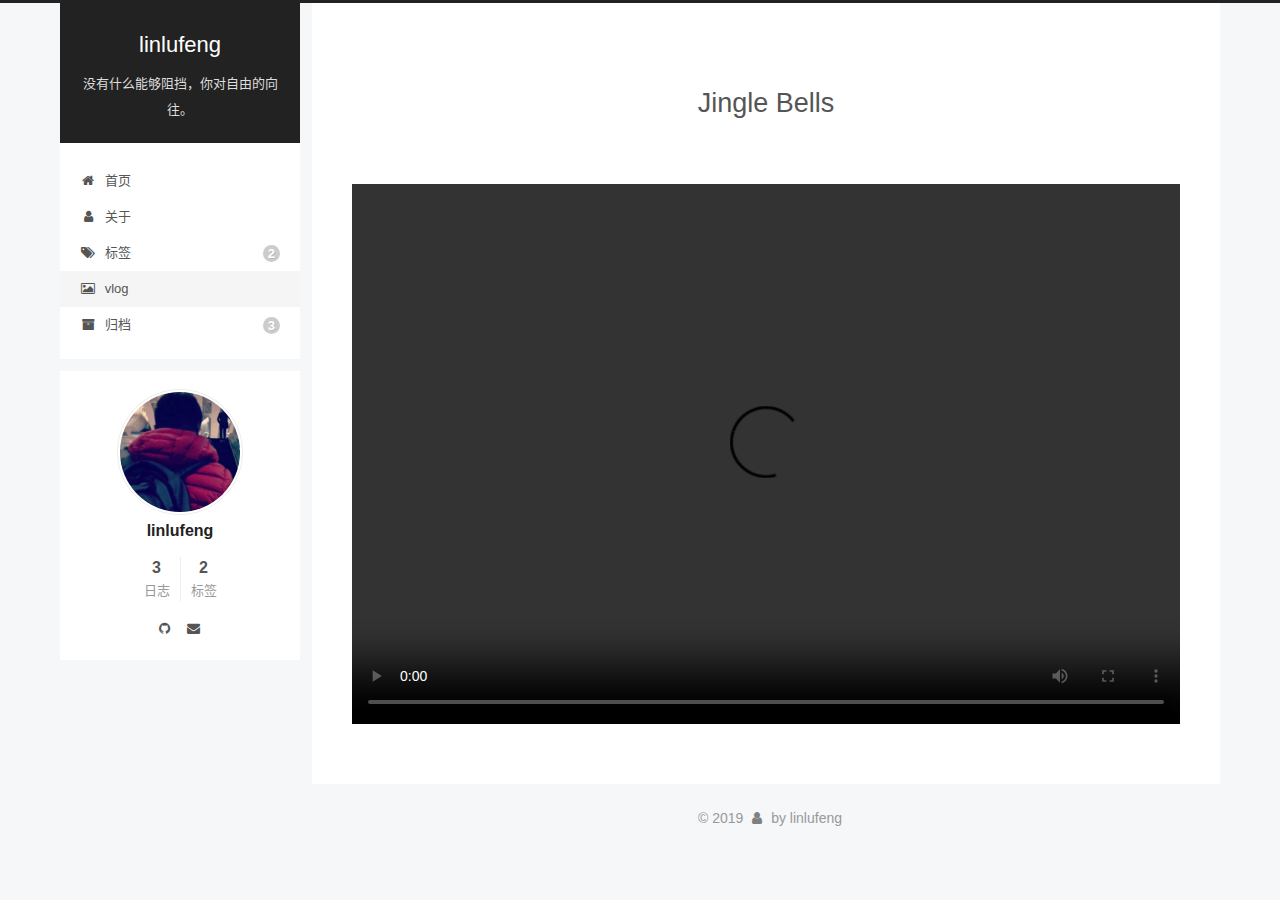
<file: vlog/index.html>
<!DOCTYPE html>
<html lang="zh-CN">
<head>
  <meta charset="UTF-8">
<meta name="viewport" content="width=device-width, initial-scale=1, maximum-scale=2">
<meta name="theme-color" content="#222">
<meta name="generator" content="Hexo 4.0.0">
  <link rel="apple-touch-icon" sizes="180x180" href="/images/apple-touch-icon-next.png">
  <link rel="icon" type="image/png" sizes="32x32" href="/images/favicon-32x32-next.png">
  <link rel="icon" type="image/png" sizes="16x16" href="/images/favicon-16x16-next.png">
  <link rel="mask-icon" href="/images/logo.svg" color="#222">

<link rel="stylesheet" href="/css/main.css">


<link rel="stylesheet" href="/lib/font-awesome/css/font-awesome.min.css">


<script id="hexo-configurations">
  var NexT = window.NexT || {};
  var CONFIG = {
    hostname: new URL('http://linlufeng.github.io').hostname,
    root: '/',
    scheme: 'Pisces',
    version: '7.6.0',
    exturl: false,
    sidebar: {"position":"left","display":"post","padding":18,"offset":12,"onmobile":false},
    copycode: {"enable":false,"show_result":true,"style":"mac"},
    back2top: {"enable":true,"sidebar":false,"scrollpercent":false},
    bookmark: {"enable":false,"color":"#222","save":"auto"},
    fancybox: false,
    mediumzoom: false,
    lazyload: false,
    pangu: false,
    algolia: {
      appID: '',
      apiKey: '',
      indexName: '',
      hits: {"per_page":10},
      labels: {"input_placeholder":"Search for Posts","hits_empty":"We didn't find any results for the search: ${query}","hits_stats":"${hits} results found in ${time} ms"}
    },
    localsearch: {"enable":false,"trigger":"auto","top_n_per_article":1,"unescape":false,"preload":false},
    path: '',
    motion: {"enable":false,"async":false,"transition":{"post_block":"fadeIn","post_header":"slideDownIn","post_body":"slideDownIn","coll_header":"slideLeftIn","sidebar":"slideUpIn"}}
  };
</script>

  <meta name="keywords" content="developer">
<meta property="og:type" content="website">
<meta property="og:title" content="Jingle Bells">
<meta property="og:url" content="http:&#x2F;&#x2F;linlufeng.github.io&#x2F;vlog&#x2F;index.html">
<meta property="og:site_name" content="linlufeng">
<meta property="og:locale" content="zh-CN">
<meta property="og:updated_time" content="2019-12-30T08:30:10.906Z">
<meta name="twitter:card" content="summary">

<link rel="canonical" href="http://linlufeng.github.io/vlog/">


<script id="page-configurations">
  // https://hexo.io/docs/variables.html
  CONFIG.page = {
    sidebar: "",
    isHome: false,
    isPost: false,
    isPage: true,
    isArchive: false
  };
</script>

  <title>Jingle Bells | linlufeng
  </title>
  






  <noscript>
  <style>
  .use-motion .brand,
  .use-motion .menu-item,
  .sidebar-inner,
  .use-motion .post-block,
  .use-motion .pagination,
  .use-motion .comments,
  .use-motion .post-header,
  .use-motion .post-body,
  .use-motion .collection-header { opacity: initial; }

  .use-motion .site-title,
  .use-motion .site-subtitle {
    opacity: initial;
    top: initial;
  }

  .use-motion .logo-line-before i { left: initial; }
  .use-motion .logo-line-after i { right: initial; }
  </style>
</noscript>

</head>

<body itemscope itemtype="http://schema.org/WebPage">
  <div class="container">
    <div class="headband"></div>

    <header class="header" itemscope itemtype="http://schema.org/WPHeader">
      <div class="header-inner"><div class="site-brand-container">
  <div class="site-meta">

    <div>
      <a href="/" class="brand" rel="start">
        <span class="logo-line-before"><i></i></span>
        <span class="site-title">linlufeng</span>
        <span class="logo-line-after"><i></i></span>
      </a>
    </div>
        <p class="site-subtitle">没有什么能够阻挡，你对自由的向往。</p>
  </div>

  <div class="site-nav-toggle">
    <div class="toggle" aria-label="切换导航栏">
      <span class="toggle-line toggle-line-first"></span>
      <span class="toggle-line toggle-line-middle"></span>
      <span class="toggle-line toggle-line-last"></span>
    </div>
  </div>
</div>


<nav class="site-nav">
  
  <ul id="menu" class="menu">
        <li class="menu-item menu-item-home">

    <a href="/" rel="section"><i class="fa fa-fw fa-home"></i>首页</a>

  </li>
        <li class="menu-item menu-item-about">

    <a href="/about/" rel="section"><i class="fa fa-fw fa-user"></i>关于</a>

  </li>
        <li class="menu-item menu-item-tags">

    <a href="/tags/" rel="section"><i class="fa fa-fw fa-tags"></i>标签<span class="badge">2</span></a>

  </li>
        <li class="menu-item menu-item-vlog">

    <a href="/vlog/" rel="section"><i class="fa fa-fw fa-image"></i>vlog</a>

  </li>
        <li class="menu-item menu-item-archives">

    <a href="/archives/" rel="section"><i class="fa fa-fw fa-archive"></i>归档<span class="badge">3</span></a>

  </li>
  </ul>

</nav>
</div>
    </header>

    
  <div class="back-to-top">
    <i class="fa fa-arrow-up"></i>
    <span>0%</span>
  </div>


    <main class="main">
      <div class="main-inner">
        <div class="content-wrap">
          
  
  

          <div class="content">
            

  <div class="posts-expand">
    
    
    
    <div class="post-block" lang="zh-CN">
      <header class="post-header">

<h1 class="post-title" itemprop="name headline">Jingle Bells
</h1>

<div class="post-meta">
  

</div>

</header>

      
      
      
      <div class="post-body">
          <video width="960" height="540" controls="controls" preload="auto" autoplay="autoplay">
<source src="https://aweme.snssdk.com/aweme/v1/playwm/?s_vid=93f1b41336a8b7a442dbf1c29c6bbc5697e70c86dc4600cec0a501786aaa13344f3fe3e0bd8f36e7321ed79caa1e82687a27dc308be7806f55b3ebe7998845a8&line=0" type="video/mp4">
</video>


      </div>
      
      
      
    </div>
    

    
    
    
  </div>


          </div>
          

        </div>
          
  
  <div class="toggle sidebar-toggle">
    <span class="toggle-line toggle-line-first"></span>
    <span class="toggle-line toggle-line-middle"></span>
    <span class="toggle-line toggle-line-last"></span>
  </div>

  <aside class="sidebar">
    <div class="sidebar-inner">

      <ul class="sidebar-nav motion-element">
        <li class="sidebar-nav-toc">
          文章目录
        </li>
        <li class="sidebar-nav-overview">
          站点概览
        </li>
      </ul>

      <!--noindex-->
      <div class="post-toc-wrap sidebar-panel">
      </div>
      <!--/noindex-->

      <div class="site-overview-wrap sidebar-panel">
        <div class="site-author motion-element" itemprop="author" itemscope itemtype="http://schema.org/Person">
    <img class="site-author-image" itemprop="image" alt="linlufeng"
      src="/images/avatar.jpg">
  <p class="site-author-name" itemprop="name">linlufeng</p>
  <div class="site-description" itemprop="description"></div>
</div>
<div class="site-state-wrap motion-element">
  <nav class="site-state">
      <div class="site-state-item site-state-posts">
          <a href="/archives/">
        
          <span class="site-state-item-count">3</span>
          <span class="site-state-item-name">日志</span>
        </a>
      </div>
      <div class="site-state-item site-state-tags">
        <span class="site-state-item-count">2</span>
        <span class="site-state-item-name">标签</span>
      </div>
  </nav>
</div>
  <div class="links-of-author motion-element">
      <span class="links-of-author-item">
        <a href="https://github.com/linlufeng" title="GitHub → https:&#x2F;&#x2F;github.com&#x2F;linlufeng" rel="noopener" target="_blank"><i class="fa fa-fw fa-github"></i></a>
      </span>
      <span class="links-of-author-item">
        <a href="mailto:yuzhibo_8486@qq.com" title="E-Mail → mailto:yuzhibo_8486@qq.com" rel="noopener" target="_blank"><i class="fa fa-fw fa-envelope"></i></a>
      </span>
  </div>



      </div>

    </div>
  </aside>
  <div id="sidebar-dimmer"></div>


      </div>
    </main>

    <footer class="footer">
      <div class="footer-inner">
        

<div class="copyright">
  
  &copy; 
  <span itemprop="copyrightYear">2019</span>
  <span class="with-love">
    <i class="fa fa-user"></i>
  </span>
  <span class="author" itemprop="copyrightHolder">by linlufeng</span>
</div>

<div>
<script async src="//busuanzi.ibruce.info/busuanzi/2.3/busuanzi.pure.mini.js"></script>
<span id="busuanzi_container_site_pv" style='display:none'>
    本站总访问量 <span id="busuanzi_value_site_pv"></span> 次
    <span class="post-meta-divider">|</span>
</span>
<span id="busuanzi_container_site_uv" style='display:none'>
    有<span id="busuanzi_value_site_uv"></span>人看过我的博客啦
</span>
</div>

        








      </div>
    </footer>
  </div>

  
  <script src="/lib/anime.min.js"></script>
<script src="/js/utils.js"></script>
<script src="/js/schemes/pisces.js"></script>
<script src="/js/next-boot.js"></script>



  















  

  

</body>
</html>
</file>
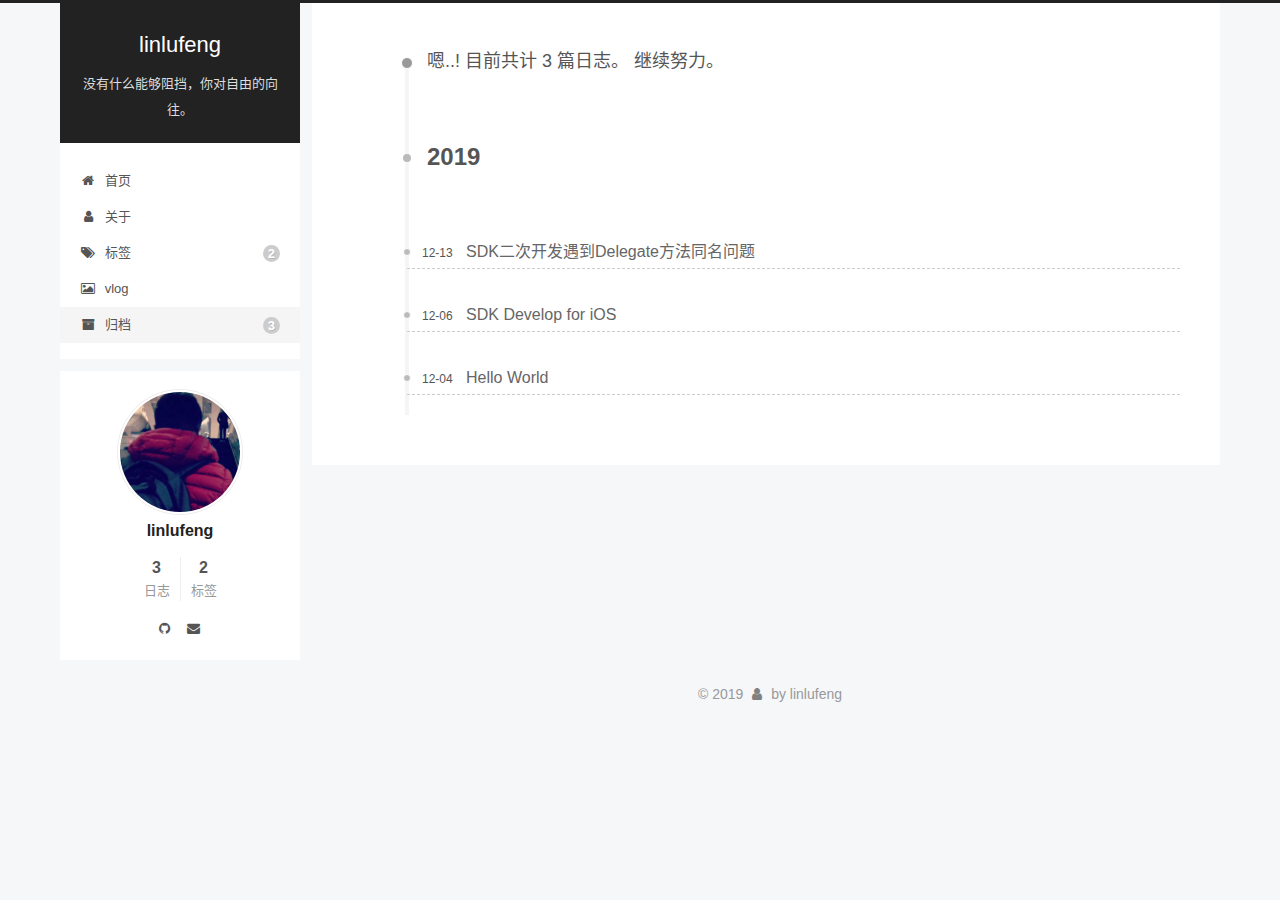
<file: archives/2019/index.html>
<!DOCTYPE html>
<html lang="zh-CN">
<head>
  <meta charset="UTF-8">
<meta name="viewport" content="width=device-width, initial-scale=1, maximum-scale=2">
<meta name="theme-color" content="#222">
<meta name="generator" content="Hexo 4.0.0">
  <link rel="apple-touch-icon" sizes="180x180" href="/images/apple-touch-icon-next.png">
  <link rel="icon" type="image/png" sizes="32x32" href="/images/favicon-32x32-next.png">
  <link rel="icon" type="image/png" sizes="16x16" href="/images/favicon-16x16-next.png">
  <link rel="mask-icon" href="/images/logo.svg" color="#222">

<link rel="stylesheet" href="/css/main.css">


<link rel="stylesheet" href="/lib/font-awesome/css/font-awesome.min.css">


<script id="hexo-configurations">
  var NexT = window.NexT || {};
  var CONFIG = {
    hostname: new URL('http://linlufeng.github.io').hostname,
    root: '/',
    scheme: 'Pisces',
    version: '7.6.0',
    exturl: false,
    sidebar: {"position":"left","display":"post","padding":18,"offset":12,"onmobile":false},
    copycode: {"enable":false,"show_result":true,"style":"mac"},
    back2top: {"enable":true,"sidebar":false,"scrollpercent":false},
    bookmark: {"enable":false,"color":"#222","save":"auto"},
    fancybox: false,
    mediumzoom: false,
    lazyload: false,
    pangu: false,
    algolia: {
      appID: '',
      apiKey: '',
      indexName: '',
      hits: {"per_page":10},
      labels: {"input_placeholder":"Search for Posts","hits_empty":"We didn't find any results for the search: ${query}","hits_stats":"${hits} results found in ${time} ms"}
    },
    localsearch: {"enable":false,"trigger":"auto","top_n_per_article":1,"unescape":false,"preload":false},
    path: '',
    motion: {"enable":false,"async":false,"transition":{"post_block":"fadeIn","post_header":"slideDownIn","post_body":"slideDownIn","coll_header":"slideLeftIn","sidebar":"slideUpIn"}}
  };
</script>

  <meta name="keywords" content="developer">
<meta property="og:type" content="website">
<meta property="og:title" content="linlufeng">
<meta property="og:url" content="http:&#x2F;&#x2F;linlufeng.github.io&#x2F;archives&#x2F;2019&#x2F;index.html">
<meta property="og:site_name" content="linlufeng">
<meta property="og:locale" content="zh-CN">
<meta name="twitter:card" content="summary">

<link rel="canonical" href="http://linlufeng.github.io/archives/2019/">


<script id="page-configurations">
  // https://hexo.io/docs/variables.html
  CONFIG.page = {
    sidebar: "",
    isHome: false,
    isPost: false,
    isPage: false,
    isArchive: true
  };
</script>

  <title>归档 | linlufeng</title>
  






  <noscript>
  <style>
  .use-motion .brand,
  .use-motion .menu-item,
  .sidebar-inner,
  .use-motion .post-block,
  .use-motion .pagination,
  .use-motion .comments,
  .use-motion .post-header,
  .use-motion .post-body,
  .use-motion .collection-header { opacity: initial; }

  .use-motion .site-title,
  .use-motion .site-subtitle {
    opacity: initial;
    top: initial;
  }

  .use-motion .logo-line-before i { left: initial; }
  .use-motion .logo-line-after i { right: initial; }
  </style>
</noscript>

</head>

<body itemscope itemtype="http://schema.org/WebPage">
  <div class="container">
    <div class="headband"></div>

    <header class="header" itemscope itemtype="http://schema.org/WPHeader">
      <div class="header-inner"><div class="site-brand-container">
  <div class="site-meta">

    <div>
      <a href="/" class="brand" rel="start">
        <span class="logo-line-before"><i></i></span>
        <span class="site-title">linlufeng</span>
        <span class="logo-line-after"><i></i></span>
      </a>
    </div>
        <p class="site-subtitle">没有什么能够阻挡，你对自由的向往。</p>
  </div>

  <div class="site-nav-toggle">
    <div class="toggle" aria-label="切换导航栏">
      <span class="toggle-line toggle-line-first"></span>
      <span class="toggle-line toggle-line-middle"></span>
      <span class="toggle-line toggle-line-last"></span>
    </div>
  </div>
</div>


<nav class="site-nav">
  
  <ul id="menu" class="menu">
        <li class="menu-item menu-item-home">

    <a href="/" rel="section"><i class="fa fa-fw fa-home"></i>首页</a>

  </li>
        <li class="menu-item menu-item-about">

    <a href="/about/" rel="section"><i class="fa fa-fw fa-user"></i>关于</a>

  </li>
        <li class="menu-item menu-item-tags">

    <a href="/tags/" rel="section"><i class="fa fa-fw fa-tags"></i>标签<span class="badge">2</span></a>

  </li>
        <li class="menu-item menu-item-vlog">

    <a href="/vlog/" rel="section"><i class="fa fa-fw fa-image"></i>vlog</a>

  </li>
        <li class="menu-item menu-item-archives">

    <a href="/archives/" rel="section"><i class="fa fa-fw fa-archive"></i>归档<span class="badge">3</span></a>

  </li>
  </ul>

</nav>
</div>
    </header>

    
  <div class="back-to-top">
    <i class="fa fa-arrow-up"></i>
    <span>0%</span>
  </div>


    <main class="main">
      <div class="main-inner">
        <div class="content-wrap">
          

          <div class="content">
            

  
  
  
  <div class="post-block">
    <div class="posts-collapse">
      <div class="collection-title">
        <span class="collection-header">嗯..! 目前共计 3 篇日志。 继续努力。</span>
      </div>

      
    <div class="collection-year">
      <h1 class="collection-header">2019</h1>
    </div>

  <article itemscope itemtype="http://schema.org/Article">
    <header class="post-header">

      <div class="post-meta">
        <time itemprop="dateCreated"
              datetime="2019-12-13T17:48:33Z"
              content="2019-12-13">
          12-13
        </time>
      </div>

      <h2 class="post-title">
          <a class="post-title-link" href="/2019/12/14/SDK%E4%BA%8C%E6%AC%A1%E5%BC%80%E5%8F%91%E9%81%87%E5%88%B0Delegate%E6%96%B9%E6%B3%95%E5%90%8C%E5%90%8D%E9%97%AE%E9%A2%98/" itemprop="url">
            <span itemprop="name">SDK二次开发遇到Delegate方法同名问题</span>
          </a>
      </h2>

    </header>
  </article>

  <article itemscope itemtype="http://schema.org/Article">
    <header class="post-header">

      <div class="post-meta">
        <time itemprop="dateCreated"
              datetime="2019-12-06T15:43:13Z"
              content="2019-12-06">
          12-06
        </time>
      </div>

      <h2 class="post-title">
          <a class="post-title-link" href="/2019/12/06/SDK-Develop-for-iOS/" itemprop="url">
            <span itemprop="name">SDK Develop for iOS</span>
          </a>
      </h2>

    </header>
  </article>

  <article itemscope itemtype="http://schema.org/Article">
    <header class="post-header">

      <div class="post-meta">
        <time itemprop="dateCreated"
              datetime="2019-12-04T11:22:19Z"
              content="2019-12-04">
          12-04
        </time>
      </div>

      <h2 class="post-title">
          <a class="post-title-link" href="/2019/12/04/Hello-Hexo/" itemprop="url">
            <span itemprop="name">Hello World</span>
          </a>
      </h2>

    </header>
  </article>


    </div>
  </div>
  
  
  

  



          </div>
          

        </div>
          
  
  <div class="toggle sidebar-toggle">
    <span class="toggle-line toggle-line-first"></span>
    <span class="toggle-line toggle-line-middle"></span>
    <span class="toggle-line toggle-line-last"></span>
  </div>

  <aside class="sidebar">
    <div class="sidebar-inner">

      <ul class="sidebar-nav motion-element">
        <li class="sidebar-nav-toc">
          文章目录
        </li>
        <li class="sidebar-nav-overview">
          站点概览
        </li>
      </ul>

      <!--noindex-->
      <div class="post-toc-wrap sidebar-panel">
      </div>
      <!--/noindex-->

      <div class="site-overview-wrap sidebar-panel">
        <div class="site-author motion-element" itemprop="author" itemscope itemtype="http://schema.org/Person">
    <img class="site-author-image" itemprop="image" alt="linlufeng"
      src="/images/avatar.jpg">
  <p class="site-author-name" itemprop="name">linlufeng</p>
  <div class="site-description" itemprop="description"></div>
</div>
<div class="site-state-wrap motion-element">
  <nav class="site-state">
      <div class="site-state-item site-state-posts">
          <a href="/archives/">
        
          <span class="site-state-item-count">3</span>
          <span class="site-state-item-name">日志</span>
        </a>
      </div>
      <div class="site-state-item site-state-tags">
        <span class="site-state-item-count">2</span>
        <span class="site-state-item-name">标签</span>
      </div>
  </nav>
</div>
  <div class="links-of-author motion-element">
      <span class="links-of-author-item">
        <a href="https://github.com/linlufeng" title="GitHub → https:&#x2F;&#x2F;github.com&#x2F;linlufeng" rel="noopener" target="_blank"><i class="fa fa-fw fa-github"></i></a>
      </span>
      <span class="links-of-author-item">
        <a href="mailto:yuzhibo_8486@qq.com" title="E-Mail → mailto:yuzhibo_8486@qq.com" rel="noopener" target="_blank"><i class="fa fa-fw fa-envelope"></i></a>
      </span>
  </div>



      </div>

    </div>
  </aside>
  <div id="sidebar-dimmer"></div>


      </div>
    </main>

    <footer class="footer">
      <div class="footer-inner">
        

<div class="copyright">
  
  &copy; 
  <span itemprop="copyrightYear">2019</span>
  <span class="with-love">
    <i class="fa fa-user"></i>
  </span>
  <span class="author" itemprop="copyrightHolder">by linlufeng</span>
</div>

<div>
<script async src="//busuanzi.ibruce.info/busuanzi/2.3/busuanzi.pure.mini.js"></script>
<span id="busuanzi_container_site_pv" style='display:none'>
    本站总访问量 <span id="busuanzi_value_site_pv"></span> 次
    <span class="post-meta-divider">|</span>
</span>
<span id="busuanzi_container_site_uv" style='display:none'>
    有<span id="busuanzi_value_site_uv"></span>人看过我的博客啦
</span>
</div>

        








      </div>
    </footer>
  </div>

  
  <script src="/lib/anime.min.js"></script>
<script src="/js/utils.js"></script>
<script src="/js/schemes/pisces.js"></script>
<script src="/js/next-boot.js"></script>



  















  

  

</body>
</html>
</file>
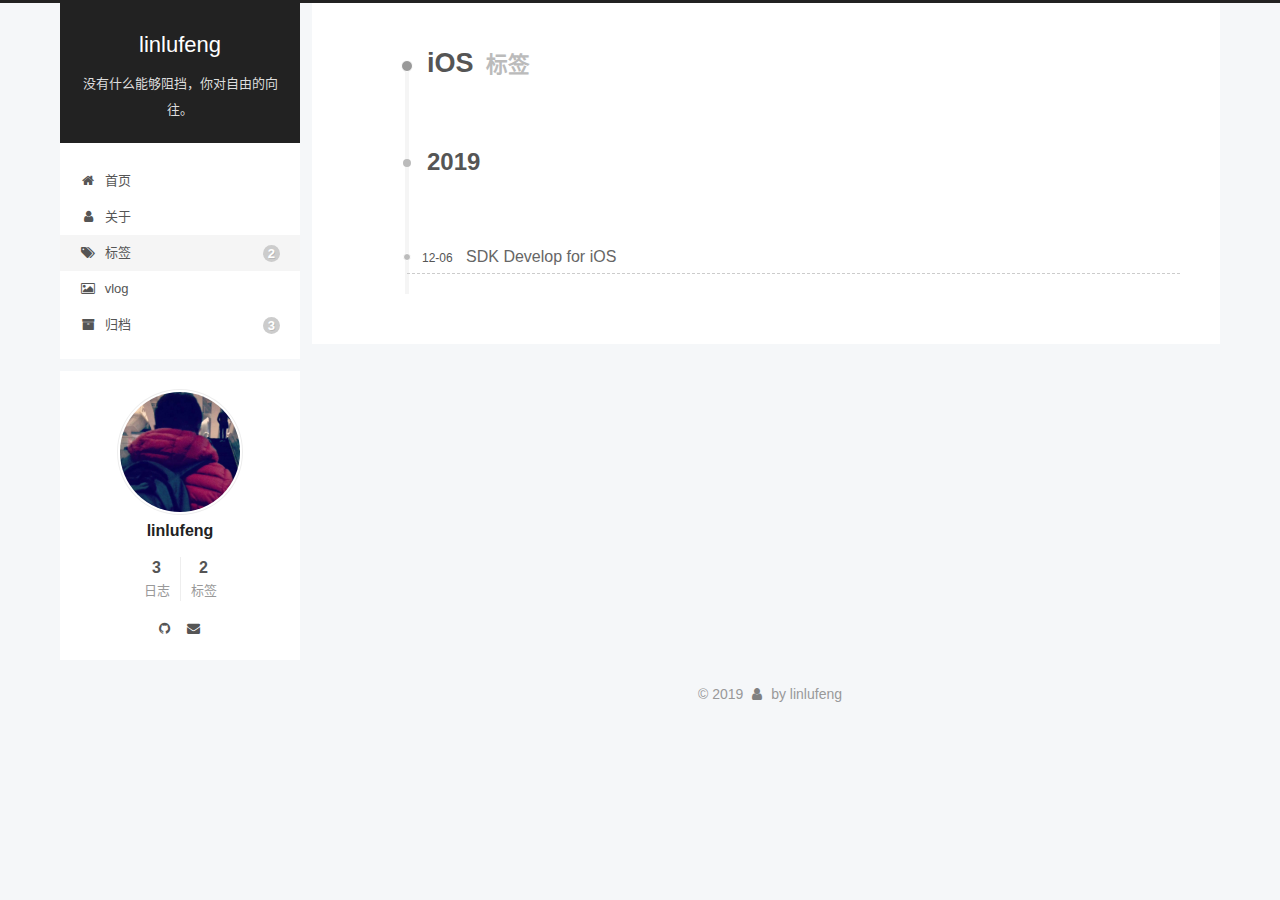
<file: tags/iOS/index.html>
<!DOCTYPE html>
<html lang="zh-CN">
<head>
  <meta charset="UTF-8">
<meta name="viewport" content="width=device-width, initial-scale=1, maximum-scale=2">
<meta name="theme-color" content="#222">
<meta name="generator" content="Hexo 4.0.0">
  <link rel="apple-touch-icon" sizes="180x180" href="/images/apple-touch-icon-next.png">
  <link rel="icon" type="image/png" sizes="32x32" href="/images/favicon-32x32-next.png">
  <link rel="icon" type="image/png" sizes="16x16" href="/images/favicon-16x16-next.png">
  <link rel="mask-icon" href="/images/logo.svg" color="#222">

<link rel="stylesheet" href="/css/main.css">


<link rel="stylesheet" href="/lib/font-awesome/css/font-awesome.min.css">


<script id="hexo-configurations">
  var NexT = window.NexT || {};
  var CONFIG = {
    hostname: new URL('http://linlufeng.github.io').hostname,
    root: '/',
    scheme: 'Pisces',
    version: '7.6.0',
    exturl: false,
    sidebar: {"position":"left","display":"post","padding":18,"offset":12,"onmobile":false},
    copycode: {"enable":false,"show_result":true,"style":"mac"},
    back2top: {"enable":true,"sidebar":false,"scrollpercent":false},
    bookmark: {"enable":false,"color":"#222","save":"auto"},
    fancybox: false,
    mediumzoom: false,
    lazyload: false,
    pangu: false,
    algolia: {
      appID: '',
      apiKey: '',
      indexName: '',
      hits: {"per_page":10},
      labels: {"input_placeholder":"Search for Posts","hits_empty":"We didn't find any results for the search: ${query}","hits_stats":"${hits} results found in ${time} ms"}
    },
    localsearch: {"enable":false,"trigger":"auto","top_n_per_article":1,"unescape":false,"preload":false},
    path: '',
    motion: {"enable":false,"async":false,"transition":{"post_block":"fadeIn","post_header":"slideDownIn","post_body":"slideDownIn","coll_header":"slideLeftIn","sidebar":"slideUpIn"}}
  };
</script>

  <meta name="keywords" content="developer">
<meta property="og:type" content="website">
<meta property="og:title" content="linlufeng">
<meta property="og:url" content="http:&#x2F;&#x2F;linlufeng.github.io&#x2F;tags&#x2F;iOS&#x2F;index.html">
<meta property="og:site_name" content="linlufeng">
<meta property="og:locale" content="zh-CN">
<meta name="twitter:card" content="summary">

<link rel="canonical" href="http://linlufeng.github.io/tags/iOS/">


<script id="page-configurations">
  // https://hexo.io/docs/variables.html
  CONFIG.page = {
    sidebar: "",
    isHome: false,
    isPost: false,
    isPage: false,
    isArchive: false
  };
</script>

  <title>标签: iOS | linlufeng</title>
  






  <noscript>
  <style>
  .use-motion .brand,
  .use-motion .menu-item,
  .sidebar-inner,
  .use-motion .post-block,
  .use-motion .pagination,
  .use-motion .comments,
  .use-motion .post-header,
  .use-motion .post-body,
  .use-motion .collection-header { opacity: initial; }

  .use-motion .site-title,
  .use-motion .site-subtitle {
    opacity: initial;
    top: initial;
  }

  .use-motion .logo-line-before i { left: initial; }
  .use-motion .logo-line-after i { right: initial; }
  </style>
</noscript>

</head>

<body itemscope itemtype="http://schema.org/WebPage">
  <div class="container">
    <div class="headband"></div>

    <header class="header" itemscope itemtype="http://schema.org/WPHeader">
      <div class="header-inner"><div class="site-brand-container">
  <div class="site-meta">

    <div>
      <a href="/" class="brand" rel="start">
        <span class="logo-line-before"><i></i></span>
        <span class="site-title">linlufeng</span>
        <span class="logo-line-after"><i></i></span>
      </a>
    </div>
        <p class="site-subtitle">没有什么能够阻挡，你对自由的向往。</p>
  </div>

  <div class="site-nav-toggle">
    <div class="toggle" aria-label="切换导航栏">
      <span class="toggle-line toggle-line-first"></span>
      <span class="toggle-line toggle-line-middle"></span>
      <span class="toggle-line toggle-line-last"></span>
    </div>
  </div>
</div>


<nav class="site-nav">
  
  <ul id="menu" class="menu">
        <li class="menu-item menu-item-home">

    <a href="/" rel="section"><i class="fa fa-fw fa-home"></i>首页</a>

  </li>
        <li class="menu-item menu-item-about">

    <a href="/about/" rel="section"><i class="fa fa-fw fa-user"></i>关于</a>

  </li>
        <li class="menu-item menu-item-tags">

    <a href="/tags/" rel="section"><i class="fa fa-fw fa-tags"></i>标签<span class="badge">2</span></a>

  </li>
        <li class="menu-item menu-item-vlog">

    <a href="/vlog/" rel="section"><i class="fa fa-fw fa-image"></i>vlog</a>

  </li>
        <li class="menu-item menu-item-archives">

    <a href="/archives/" rel="section"><i class="fa fa-fw fa-archive"></i>归档<span class="badge">3</span></a>

  </li>
  </ul>

</nav>
</div>
    </header>

    
  <div class="back-to-top">
    <i class="fa fa-arrow-up"></i>
    <span>0%</span>
  </div>


    <main class="main">
      <div class="main-inner">
        <div class="content-wrap">
          

          <div class="content">
            

  
  
  
  <div class="post-block">
    <div class="posts-collapse">
      <div class="collection-title">
        <h1 class="collection-header">iOS
          <small>标签</small>
        </h1>
      </div>

      
    <div class="collection-year">
      <h1 class="collection-header">2019</h1>
    </div>

  <article itemscope itemtype="http://schema.org/Article">
    <header class="post-header">

      <div class="post-meta">
        <time itemprop="dateCreated"
              datetime="2019-12-06T15:43:13Z"
              content="2019-12-06">
          12-06
        </time>
      </div>

      <h2 class="post-title">
          <a class="post-title-link" href="/2019/12/06/SDK-Develop-for-iOS/" itemprop="url">
            <span itemprop="name">SDK Develop for iOS</span>
          </a>
      </h2>

    </header>
  </article>

    </div>
  </div>
  
  
  

  



          </div>
          

        </div>
          
  
  <div class="toggle sidebar-toggle">
    <span class="toggle-line toggle-line-first"></span>
    <span class="toggle-line toggle-line-middle"></span>
    <span class="toggle-line toggle-line-last"></span>
  </div>

  <aside class="sidebar">
    <div class="sidebar-inner">

      <ul class="sidebar-nav motion-element">
        <li class="sidebar-nav-toc">
          文章目录
        </li>
        <li class="sidebar-nav-overview">
          站点概览
        </li>
      </ul>

      <!--noindex-->
      <div class="post-toc-wrap sidebar-panel">
      </div>
      <!--/noindex-->

      <div class="site-overview-wrap sidebar-panel">
        <div class="site-author motion-element" itemprop="author" itemscope itemtype="http://schema.org/Person">
    <img class="site-author-image" itemprop="image" alt="linlufeng"
      src="/images/avatar.jpg">
  <p class="site-author-name" itemprop="name">linlufeng</p>
  <div class="site-description" itemprop="description"></div>
</div>
<div class="site-state-wrap motion-element">
  <nav class="site-state">
      <div class="site-state-item site-state-posts">
          <a href="/archives/">
        
          <span class="site-state-item-count">3</span>
          <span class="site-state-item-name">日志</span>
        </a>
      </div>
      <div class="site-state-item site-state-tags">
        <span class="site-state-item-count">2</span>
        <span class="site-state-item-name">标签</span>
      </div>
  </nav>
</div>
  <div class="links-of-author motion-element">
      <span class="links-of-author-item">
        <a href="https://github.com/linlufeng" title="GitHub → https:&#x2F;&#x2F;github.com&#x2F;linlufeng" rel="noopener" target="_blank"><i class="fa fa-fw fa-github"></i></a>
      </span>
      <span class="links-of-author-item">
        <a href="mailto:yuzhibo_8486@qq.com" title="E-Mail → mailto:yuzhibo_8486@qq.com" rel="noopener" target="_blank"><i class="fa fa-fw fa-envelope"></i></a>
      </span>
  </div>



      </div>

    </div>
  </aside>
  <div id="sidebar-dimmer"></div>


      </div>
    </main>

    <footer class="footer">
      <div class="footer-inner">
        

<div class="copyright">
  
  &copy; 
  <span itemprop="copyrightYear">2019</span>
  <span class="with-love">
    <i class="fa fa-user"></i>
  </span>
  <span class="author" itemprop="copyrightHolder">by linlufeng</span>
</div>

<div>
<script async src="//busuanzi.ibruce.info/busuanzi/2.3/busuanzi.pure.mini.js"></script>
<span id="busuanzi_container_site_pv" style='display:none'>
    本站总访问量 <span id="busuanzi_value_site_pv"></span> 次
    <span class="post-meta-divider">|</span>
</span>
<span id="busuanzi_container_site_uv" style='display:none'>
    有<span id="busuanzi_value_site_uv"></span>人看过我的博客啦
</span>
</div>

        








      </div>
    </footer>
  </div>

  
  <script src="/lib/anime.min.js"></script>
<script src="/js/utils.js"></script>
<script src="/js/schemes/pisces.js"></script>
<script src="/js/next-boot.js"></script>



  















  

  

</body>
</html>
</file>
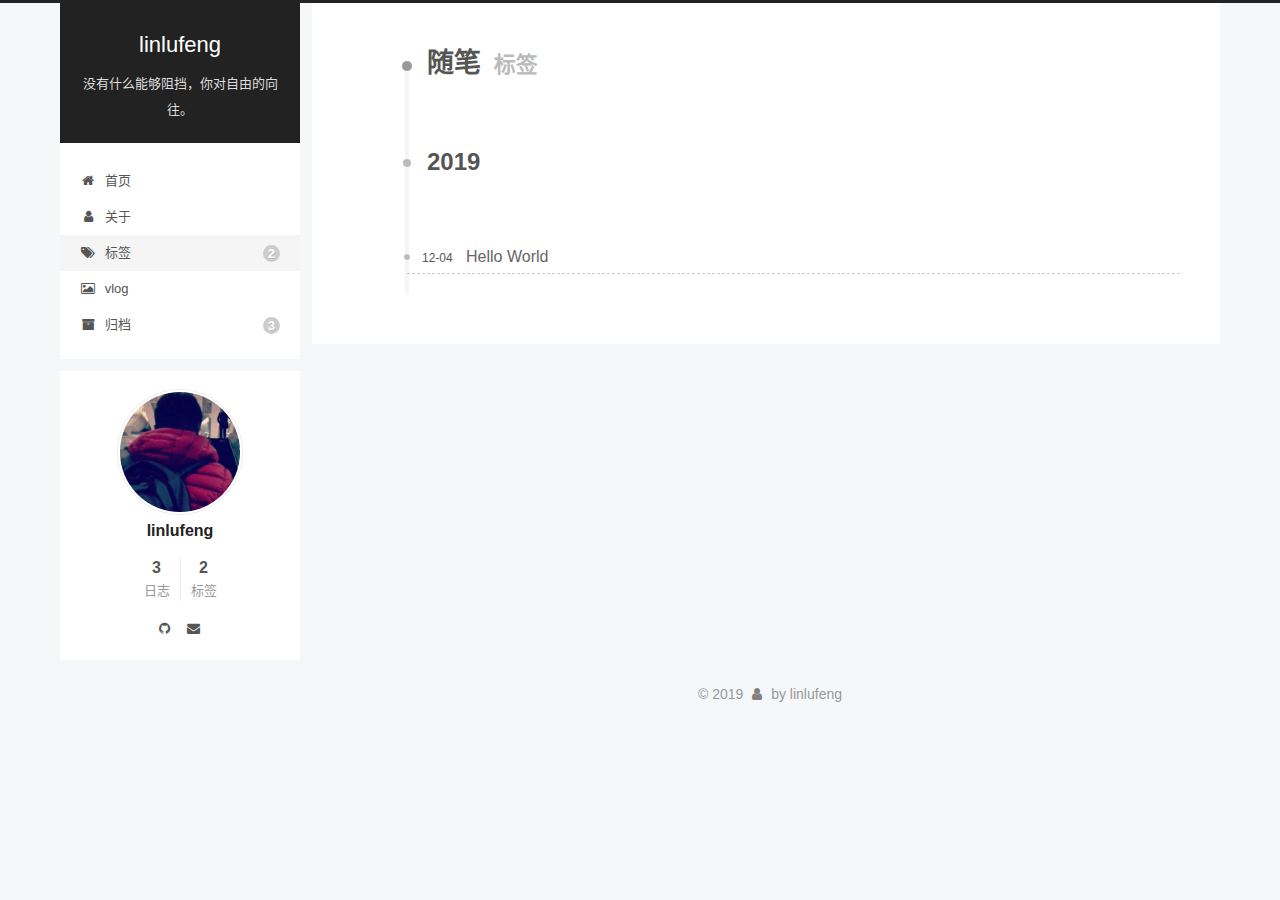
<file: tags/随笔/index.html>
<!DOCTYPE html>
<html lang="zh-CN">
<head>
  <meta charset="UTF-8">
<meta name="viewport" content="width=device-width, initial-scale=1, maximum-scale=2">
<meta name="theme-color" content="#222">
<meta name="generator" content="Hexo 4.0.0">
  <link rel="apple-touch-icon" sizes="180x180" href="/images/apple-touch-icon-next.png">
  <link rel="icon" type="image/png" sizes="32x32" href="/images/favicon-32x32-next.png">
  <link rel="icon" type="image/png" sizes="16x16" href="/images/favicon-16x16-next.png">
  <link rel="mask-icon" href="/images/logo.svg" color="#222">

<link rel="stylesheet" href="/css/main.css">


<link rel="stylesheet" href="/lib/font-awesome/css/font-awesome.min.css">


<script id="hexo-configurations">
  var NexT = window.NexT || {};
  var CONFIG = {
    hostname: new URL('http://linlufeng.github.io').hostname,
    root: '/',
    scheme: 'Pisces',
    version: '7.6.0',
    exturl: false,
    sidebar: {"position":"left","display":"post","padding":18,"offset":12,"onmobile":false},
    copycode: {"enable":false,"show_result":true,"style":"mac"},
    back2top: {"enable":true,"sidebar":false,"scrollpercent":false},
    bookmark: {"enable":false,"color":"#222","save":"auto"},
    fancybox: false,
    mediumzoom: false,
    lazyload: false,
    pangu: false,
    algolia: {
      appID: '',
      apiKey: '',
      indexName: '',
      hits: {"per_page":10},
      labels: {"input_placeholder":"Search for Posts","hits_empty":"We didn't find any results for the search: ${query}","hits_stats":"${hits} results found in ${time} ms"}
    },
    localsearch: {"enable":false,"trigger":"auto","top_n_per_article":1,"unescape":false,"preload":false},
    path: '',
    motion: {"enable":false,"async":false,"transition":{"post_block":"fadeIn","post_header":"slideDownIn","post_body":"slideDownIn","coll_header":"slideLeftIn","sidebar":"slideUpIn"}}
  };
</script>

  <meta name="keywords" content="developer">
<meta property="og:type" content="website">
<meta property="og:title" content="linlufeng">
<meta property="og:url" content="http:&#x2F;&#x2F;linlufeng.github.io&#x2F;tags&#x2F;%E9%9A%8F%E7%AC%94&#x2F;index.html">
<meta property="og:site_name" content="linlufeng">
<meta property="og:locale" content="zh-CN">
<meta name="twitter:card" content="summary">

<link rel="canonical" href="http://linlufeng.github.io/tags/%E9%9A%8F%E7%AC%94/">


<script id="page-configurations">
  // https://hexo.io/docs/variables.html
  CONFIG.page = {
    sidebar: "",
    isHome: false,
    isPost: false,
    isPage: false,
    isArchive: false
  };
</script>

  <title>标签: 随笔 | linlufeng</title>
  






  <noscript>
  <style>
  .use-motion .brand,
  .use-motion .menu-item,
  .sidebar-inner,
  .use-motion .post-block,
  .use-motion .pagination,
  .use-motion .comments,
  .use-motion .post-header,
  .use-motion .post-body,
  .use-motion .collection-header { opacity: initial; }

  .use-motion .site-title,
  .use-motion .site-subtitle {
    opacity: initial;
    top: initial;
  }

  .use-motion .logo-line-before i { left: initial; }
  .use-motion .logo-line-after i { right: initial; }
  </style>
</noscript>

</head>

<body itemscope itemtype="http://schema.org/WebPage">
  <div class="container">
    <div class="headband"></div>

    <header class="header" itemscope itemtype="http://schema.org/WPHeader">
      <div class="header-inner"><div class="site-brand-container">
  <div class="site-meta">

    <div>
      <a href="/" class="brand" rel="start">
        <span class="logo-line-before"><i></i></span>
        <span class="site-title">linlufeng</span>
        <span class="logo-line-after"><i></i></span>
      </a>
    </div>
        <p class="site-subtitle">没有什么能够阻挡，你对自由的向往。</p>
  </div>

  <div class="site-nav-toggle">
    <div class="toggle" aria-label="切换导航栏">
      <span class="toggle-line toggle-line-first"></span>
      <span class="toggle-line toggle-line-middle"></span>
      <span class="toggle-line toggle-line-last"></span>
    </div>
  </div>
</div>


<nav class="site-nav">
  
  <ul id="menu" class="menu">
        <li class="menu-item menu-item-home">

    <a href="/" rel="section"><i class="fa fa-fw fa-home"></i>首页</a>

  </li>
        <li class="menu-item menu-item-about">

    <a href="/about/" rel="section"><i class="fa fa-fw fa-user"></i>关于</a>

  </li>
        <li class="menu-item menu-item-tags">

    <a href="/tags/" rel="section"><i class="fa fa-fw fa-tags"></i>标签<span class="badge">2</span></a>

  </li>
        <li class="menu-item menu-item-vlog">

    <a href="/vlog/" rel="section"><i class="fa fa-fw fa-image"></i>vlog</a>

  </li>
        <li class="menu-item menu-item-archives">

    <a href="/archives/" rel="section"><i class="fa fa-fw fa-archive"></i>归档<span class="badge">3</span></a>

  </li>
  </ul>

</nav>
</div>
    </header>

    
  <div class="back-to-top">
    <i class="fa fa-arrow-up"></i>
    <span>0%</span>
  </div>


    <main class="main">
      <div class="main-inner">
        <div class="content-wrap">
          

          <div class="content">
            

  
  
  
  <div class="post-block">
    <div class="posts-collapse">
      <div class="collection-title">
        <h1 class="collection-header">随笔
          <small>标签</small>
        </h1>
      </div>

      
    <div class="collection-year">
      <h1 class="collection-header">2019</h1>
    </div>

  <article itemscope itemtype="http://schema.org/Article">
    <header class="post-header">

      <div class="post-meta">
        <time itemprop="dateCreated"
              datetime="2019-12-04T11:22:19Z"
              content="2019-12-04">
          12-04
        </time>
      </div>

      <h2 class="post-title">
          <a class="post-title-link" href="/2019/12/04/Hello-Hexo/" itemprop="url">
            <span itemprop="name">Hello World</span>
          </a>
      </h2>

    </header>
  </article>

    </div>
  </div>
  
  
  

  



          </div>
          

        </div>
          
  
  <div class="toggle sidebar-toggle">
    <span class="toggle-line toggle-line-first"></span>
    <span class="toggle-line toggle-line-middle"></span>
    <span class="toggle-line toggle-line-last"></span>
  </div>

  <aside class="sidebar">
    <div class="sidebar-inner">

      <ul class="sidebar-nav motion-element">
        <li class="sidebar-nav-toc">
          文章目录
        </li>
        <li class="sidebar-nav-overview">
          站点概览
        </li>
      </ul>

      <!--noindex-->
      <div class="post-toc-wrap sidebar-panel">
      </div>
      <!--/noindex-->

      <div class="site-overview-wrap sidebar-panel">
        <div class="site-author motion-element" itemprop="author" itemscope itemtype="http://schema.org/Person">
    <img class="site-author-image" itemprop="image" alt="linlufeng"
      src="/images/avatar.jpg">
  <p class="site-author-name" itemprop="name">linlufeng</p>
  <div class="site-description" itemprop="description"></div>
</div>
<div class="site-state-wrap motion-element">
  <nav class="site-state">
      <div class="site-state-item site-state-posts">
          <a href="/archives/">
        
          <span class="site-state-item-count">3</span>
          <span class="site-state-item-name">日志</span>
        </a>
      </div>
      <div class="site-state-item site-state-tags">
        <span class="site-state-item-count">2</span>
        <span class="site-state-item-name">标签</span>
      </div>
  </nav>
</div>
  <div class="links-of-author motion-element">
      <span class="links-of-author-item">
        <a href="https://github.com/linlufeng" title="GitHub → https:&#x2F;&#x2F;github.com&#x2F;linlufeng" rel="noopener" target="_blank"><i class="fa fa-fw fa-github"></i></a>
      </span>
      <span class="links-of-author-item">
        <a href="mailto:yuzhibo_8486@qq.com" title="E-Mail → mailto:yuzhibo_8486@qq.com" rel="noopener" target="_blank"><i class="fa fa-fw fa-envelope"></i></a>
      </span>
  </div>



      </div>

    </div>
  </aside>
  <div id="sidebar-dimmer"></div>


      </div>
    </main>

    <footer class="footer">
      <div class="footer-inner">
        

<div class="copyright">
  
  &copy; 
  <span itemprop="copyrightYear">2019</span>
  <span class="with-love">
    <i class="fa fa-user"></i>
  </span>
  <span class="author" itemprop="copyrightHolder">by linlufeng</span>
</div>

<div>
<script async src="//busuanzi.ibruce.info/busuanzi/2.3/busuanzi.pure.mini.js"></script>
<span id="busuanzi_container_site_pv" style='display:none'>
    本站总访问量 <span id="busuanzi_value_site_pv"></span> 次
    <span class="post-meta-divider">|</span>
</span>
<span id="busuanzi_container_site_uv" style='display:none'>
    有<span id="busuanzi_value_site_uv"></span>人看过我的博客啦
</span>
</div>

        








      </div>
    </footer>
  </div>

  
  <script src="/lib/anime.min.js"></script>
<script src="/js/utils.js"></script>
<script src="/js/schemes/pisces.js"></script>
<script src="/js/next-boot.js"></script>



  















  

  

</body>
</html>
</file>
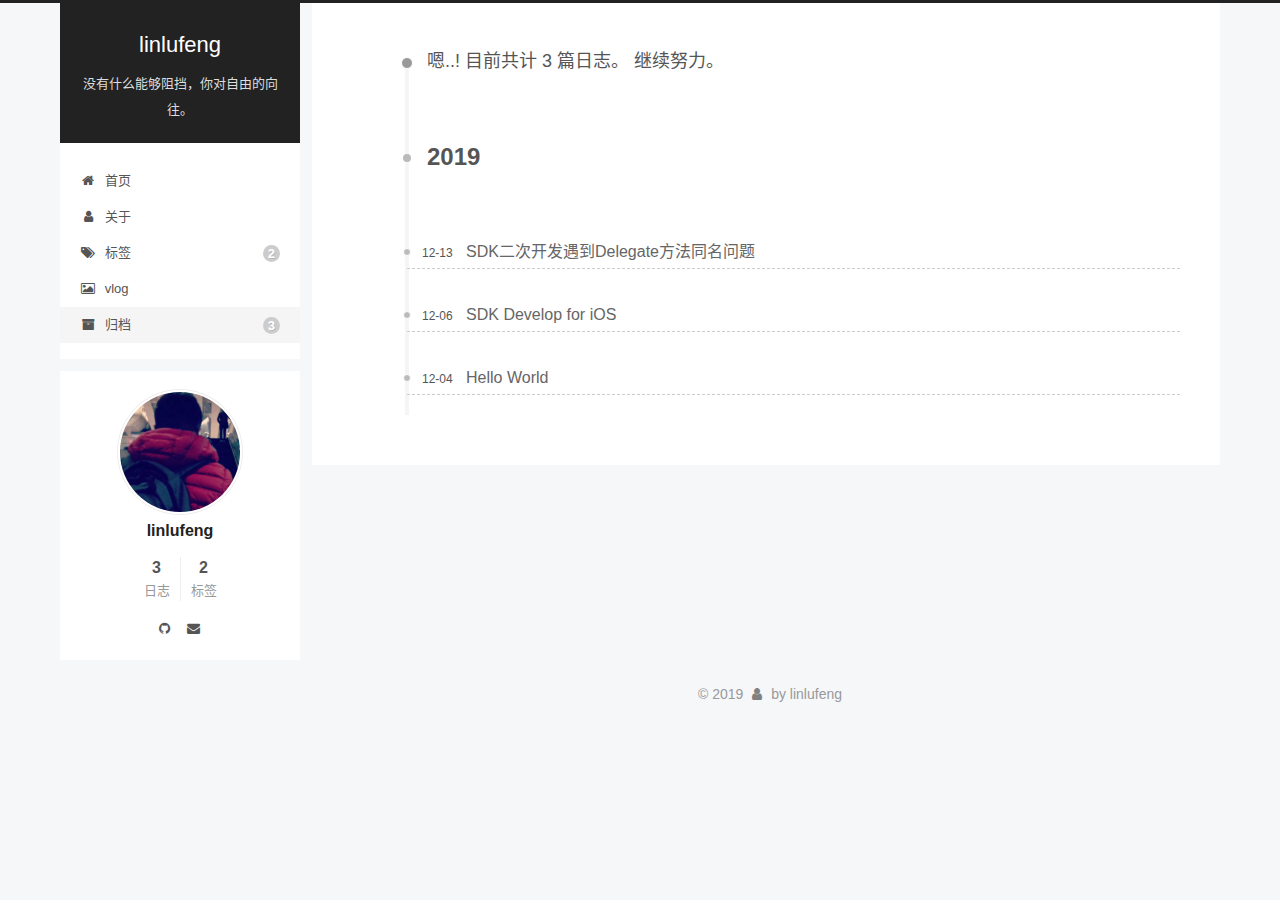
<file: archives/2019/12/index.html>
<!DOCTYPE html>
<html lang="zh-CN">
<head>
  <meta charset="UTF-8">
<meta name="viewport" content="width=device-width, initial-scale=1, maximum-scale=2">
<meta name="theme-color" content="#222">
<meta name="generator" content="Hexo 4.0.0">
  <link rel="apple-touch-icon" sizes="180x180" href="/images/apple-touch-icon-next.png">
  <link rel="icon" type="image/png" sizes="32x32" href="/images/favicon-32x32-next.png">
  <link rel="icon" type="image/png" sizes="16x16" href="/images/favicon-16x16-next.png">
  <link rel="mask-icon" href="/images/logo.svg" color="#222">

<link rel="stylesheet" href="/css/main.css">


<link rel="stylesheet" href="/lib/font-awesome/css/font-awesome.min.css">


<script id="hexo-configurations">
  var NexT = window.NexT || {};
  var CONFIG = {
    hostname: new URL('http://linlufeng.github.io').hostname,
    root: '/',
    scheme: 'Pisces',
    version: '7.6.0',
    exturl: false,
    sidebar: {"position":"left","display":"post","padding":18,"offset":12,"onmobile":false},
    copycode: {"enable":false,"show_result":true,"style":"mac"},
    back2top: {"enable":true,"sidebar":false,"scrollpercent":false},
    bookmark: {"enable":false,"color":"#222","save":"auto"},
    fancybox: false,
    mediumzoom: false,
    lazyload: false,
    pangu: false,
    algolia: {
      appID: '',
      apiKey: '',
      indexName: '',
      hits: {"per_page":10},
      labels: {"input_placeholder":"Search for Posts","hits_empty":"We didn't find any results for the search: ${query}","hits_stats":"${hits} results found in ${time} ms"}
    },
    localsearch: {"enable":false,"trigger":"auto","top_n_per_article":1,"unescape":false,"preload":false},
    path: '',
    motion: {"enable":false,"async":false,"transition":{"post_block":"fadeIn","post_header":"slideDownIn","post_body":"slideDownIn","coll_header":"slideLeftIn","sidebar":"slideUpIn"}}
  };
</script>

  <meta name="keywords" content="developer">
<meta property="og:type" content="website">
<meta property="og:title" content="linlufeng">
<meta property="og:url" content="http:&#x2F;&#x2F;linlufeng.github.io&#x2F;archives&#x2F;2019&#x2F;12&#x2F;index.html">
<meta property="og:site_name" content="linlufeng">
<meta property="og:locale" content="zh-CN">
<meta name="twitter:card" content="summary">

<link rel="canonical" href="http://linlufeng.github.io/archives/2019/12/">


<script id="page-configurations">
  // https://hexo.io/docs/variables.html
  CONFIG.page = {
    sidebar: "",
    isHome: false,
    isPost: false,
    isPage: false,
    isArchive: true
  };
</script>

  <title>归档 | linlufeng</title>
  






  <noscript>
  <style>
  .use-motion .brand,
  .use-motion .menu-item,
  .sidebar-inner,
  .use-motion .post-block,
  .use-motion .pagination,
  .use-motion .comments,
  .use-motion .post-header,
  .use-motion .post-body,
  .use-motion .collection-header { opacity: initial; }

  .use-motion .site-title,
  .use-motion .site-subtitle {
    opacity: initial;
    top: initial;
  }

  .use-motion .logo-line-before i { left: initial; }
  .use-motion .logo-line-after i { right: initial; }
  </style>
</noscript>

</head>

<body itemscope itemtype="http://schema.org/WebPage">
  <div class="container">
    <div class="headband"></div>

    <header class="header" itemscope itemtype="http://schema.org/WPHeader">
      <div class="header-inner"><div class="site-brand-container">
  <div class="site-meta">

    <div>
      <a href="/" class="brand" rel="start">
        <span class="logo-line-before"><i></i></span>
        <span class="site-title">linlufeng</span>
        <span class="logo-line-after"><i></i></span>
      </a>
    </div>
        <p class="site-subtitle">没有什么能够阻挡，你对自由的向往。</p>
  </div>

  <div class="site-nav-toggle">
    <div class="toggle" aria-label="切换导航栏">
      <span class="toggle-line toggle-line-first"></span>
      <span class="toggle-line toggle-line-middle"></span>
      <span class="toggle-line toggle-line-last"></span>
    </div>
  </div>
</div>


<nav class="site-nav">
  
  <ul id="menu" class="menu">
        <li class="menu-item menu-item-home">

    <a href="/" rel="section"><i class="fa fa-fw fa-home"></i>首页</a>

  </li>
        <li class="menu-item menu-item-about">

    <a href="/about/" rel="section"><i class="fa fa-fw fa-user"></i>关于</a>

  </li>
        <li class="menu-item menu-item-tags">

    <a href="/tags/" rel="section"><i class="fa fa-fw fa-tags"></i>标签<span class="badge">2</span></a>

  </li>
        <li class="menu-item menu-item-vlog">

    <a href="/vlog/" rel="section"><i class="fa fa-fw fa-image"></i>vlog</a>

  </li>
        <li class="menu-item menu-item-archives">

    <a href="/archives/" rel="section"><i class="fa fa-fw fa-archive"></i>归档<span class="badge">3</span></a>

  </li>
  </ul>

</nav>
</div>
    </header>

    
  <div class="back-to-top">
    <i class="fa fa-arrow-up"></i>
    <span>0%</span>
  </div>


    <main class="main">
      <div class="main-inner">
        <div class="content-wrap">
          

          <div class="content">
            

  
  
  
  <div class="post-block">
    <div class="posts-collapse">
      <div class="collection-title">
        <span class="collection-header">嗯..! 目前共计 3 篇日志。 继续努力。</span>
      </div>

      
    <div class="collection-year">
      <h1 class="collection-header">2019</h1>
    </div>

  <article itemscope itemtype="http://schema.org/Article">
    <header class="post-header">

      <div class="post-meta">
        <time itemprop="dateCreated"
              datetime="2019-12-13T17:48:33Z"
              content="2019-12-13">
          12-13
        </time>
      </div>

      <h2 class="post-title">
          <a class="post-title-link" href="/2019/12/14/SDK%E4%BA%8C%E6%AC%A1%E5%BC%80%E5%8F%91%E9%81%87%E5%88%B0Delegate%E6%96%B9%E6%B3%95%E5%90%8C%E5%90%8D%E9%97%AE%E9%A2%98/" itemprop="url">
            <span itemprop="name">SDK二次开发遇到Delegate方法同名问题</span>
          </a>
      </h2>

    </header>
  </article>

  <article itemscope itemtype="http://schema.org/Article">
    <header class="post-header">

      <div class="post-meta">
        <time itemprop="dateCreated"
              datetime="2019-12-06T15:43:13Z"
              content="2019-12-06">
          12-06
        </time>
      </div>

      <h2 class="post-title">
          <a class="post-title-link" href="/2019/12/06/SDK-Develop-for-iOS/" itemprop="url">
            <span itemprop="name">SDK Develop for iOS</span>
          </a>
      </h2>

    </header>
  </article>

  <article itemscope itemtype="http://schema.org/Article">
    <header class="post-header">

      <div class="post-meta">
        <time itemprop="dateCreated"
              datetime="2019-12-04T11:22:19Z"
              content="2019-12-04">
          12-04
        </time>
      </div>

      <h2 class="post-title">
          <a class="post-title-link" href="/2019/12/04/Hello-Hexo/" itemprop="url">
            <span itemprop="name">Hello World</span>
          </a>
      </h2>

    </header>
  </article>


    </div>
  </div>
  
  
  

  



          </div>
          

        </div>
          
  
  <div class="toggle sidebar-toggle">
    <span class="toggle-line toggle-line-first"></span>
    <span class="toggle-line toggle-line-middle"></span>
    <span class="toggle-line toggle-line-last"></span>
  </div>

  <aside class="sidebar">
    <div class="sidebar-inner">

      <ul class="sidebar-nav motion-element">
        <li class="sidebar-nav-toc">
          文章目录
        </li>
        <li class="sidebar-nav-overview">
          站点概览
        </li>
      </ul>

      <!--noindex-->
      <div class="post-toc-wrap sidebar-panel">
      </div>
      <!--/noindex-->

      <div class="site-overview-wrap sidebar-panel">
        <div class="site-author motion-element" itemprop="author" itemscope itemtype="http://schema.org/Person">
    <img class="site-author-image" itemprop="image" alt="linlufeng"
      src="/images/avatar.jpg">
  <p class="site-author-name" itemprop="name">linlufeng</p>
  <div class="site-description" itemprop="description"></div>
</div>
<div class="site-state-wrap motion-element">
  <nav class="site-state">
      <div class="site-state-item site-state-posts">
          <a href="/archives/">
        
          <span class="site-state-item-count">3</span>
          <span class="site-state-item-name">日志</span>
        </a>
      </div>
      <div class="site-state-item site-state-tags">
        <span class="site-state-item-count">2</span>
        <span class="site-state-item-name">标签</span>
      </div>
  </nav>
</div>
  <div class="links-of-author motion-element">
      <span class="links-of-author-item">
        <a href="https://github.com/linlufeng" title="GitHub → https:&#x2F;&#x2F;github.com&#x2F;linlufeng" rel="noopener" target="_blank"><i class="fa fa-fw fa-github"></i></a>
      </span>
      <span class="links-of-author-item">
        <a href="mailto:yuzhibo_8486@qq.com" title="E-Mail → mailto:yuzhibo_8486@qq.com" rel="noopener" target="_blank"><i class="fa fa-fw fa-envelope"></i></a>
      </span>
  </div>



      </div>

    </div>
  </aside>
  <div id="sidebar-dimmer"></div>


      </div>
    </main>

    <footer class="footer">
      <div class="footer-inner">
        

<div class="copyright">
  
  &copy; 
  <span itemprop="copyrightYear">2019</span>
  <span class="with-love">
    <i class="fa fa-user"></i>
  </span>
  <span class="author" itemprop="copyrightHolder">by linlufeng</span>
</div>

<div>
<script async src="//busuanzi.ibruce.info/busuanzi/2.3/busuanzi.pure.mini.js"></script>
<span id="busuanzi_container_site_pv" style='display:none'>
    本站总访问量 <span id="busuanzi_value_site_pv"></span> 次
    <span class="post-meta-divider">|</span>
</span>
<span id="busuanzi_container_site_uv" style='display:none'>
    有<span id="busuanzi_value_site_uv"></span>人看过我的博客啦
</span>
</div>

        








      </div>
    </footer>
  </div>

  
  <script src="/lib/anime.min.js"></script>
<script src="/js/utils.js"></script>
<script src="/js/schemes/pisces.js"></script>
<script src="/js/next-boot.js"></script>



  















  

  

</body>
</html>
</file>
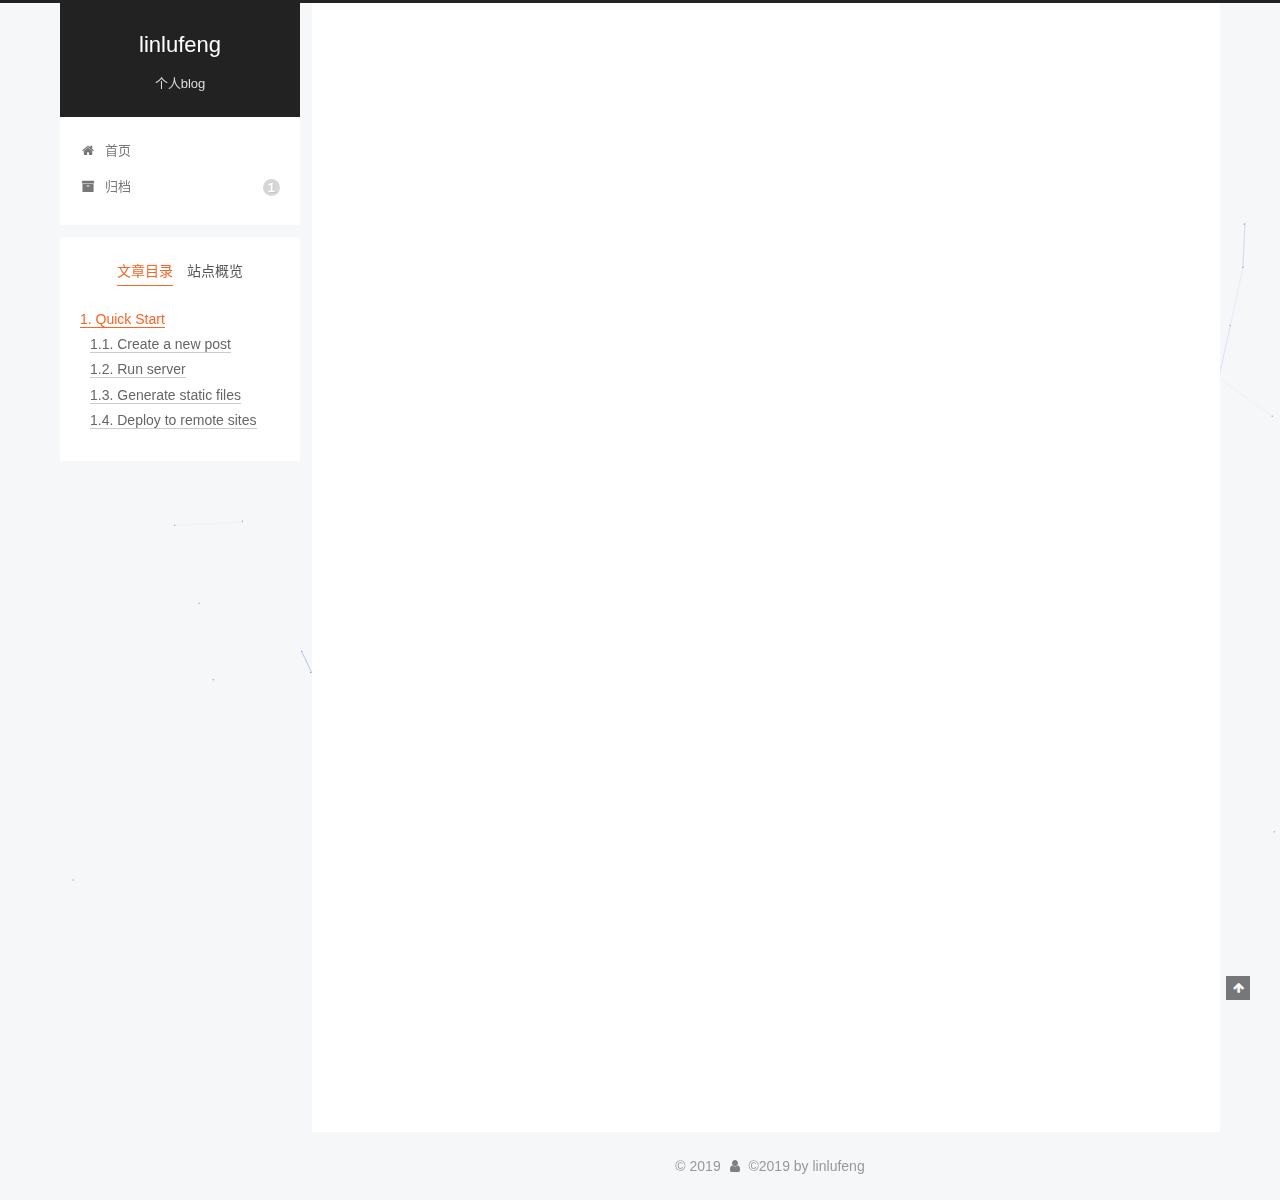
<file: 2019/12/03/hello-world/index.html>
<!DOCTYPE html>
<html lang="zh-CN">
<head>
  <meta charset="UTF-8">
<meta name="viewport" content="width=device-width, initial-scale=1, maximum-scale=2">
<meta name="theme-color" content="#222">
<meta name="generator" content="Hexo 4.0.0">
  <link rel="apple-touch-icon" sizes="180x180" href="/images/apple-touch-icon-next.png">
  <link rel="icon" type="image/png" sizes="32x32" href="/images/favicon-32x32-next.png">
  <link rel="icon" type="image/png" sizes="16x16" href="/images/favicon-16x16-next.png">
  <link rel="mask-icon" href="/images/logo.svg" color="#222">

<link rel="stylesheet" href="/css/main.css">


<link rel="stylesheet" href="/lib/font-awesome/css/font-awesome.min.css">


<script id="hexo-configurations">
  var NexT = window.NexT || {};
  var CONFIG = {
    hostname: new URL('http://linlufeng.github.io').hostname,
    root: '/',
    scheme: 'Gemini',
    version: '7.6.0',
    exturl: false,
    sidebar: {"position":"left","display":"post","padding":18,"offset":12,"onmobile":false},
    copycode: {"enable":false,"show_result":false,"style":null},
    back2top: {"enable":true,"sidebar":false,"scrollpercent":false},
    bookmark: {"enable":false,"color":"#222","save":"auto"},
    fancybox: false,
    mediumzoom: false,
    lazyload: false,
    pangu: false,
    algolia: {
      appID: '',
      apiKey: '',
      indexName: '',
      hits: {"per_page":10},
      labels: {"input_placeholder":"Search for Posts","hits_empty":"We didn't find any results for the search: ${query}","hits_stats":"${hits} results found in ${time} ms"}
    },
    localsearch: {"enable":false,"trigger":"auto","top_n_per_article":1,"unescape":false,"preload":false},
    path: '',
    motion: {"enable":true,"async":false,"transition":{"post_block":"fadeIn","post_header":"slideDownIn","post_body":"slideDownIn","coll_header":"slideLeftIn","sidebar":"slideUpIn"}}
  };
</script>

  <meta name="description" content="Welcome to Hexo! This is your very first post. Check documentation for more info. If you get any problems when using Hexo, you can find the answer in troubleshooting or you can ask me on GitHub. Quick">
<meta name="keywords" content="developer">
<meta property="og:type" content="article">
<meta property="og:title" content="Hello World">
<meta property="og:url" content="http:&#x2F;&#x2F;linlufeng.github.io&#x2F;2019&#x2F;12&#x2F;03&#x2F;hello-world&#x2F;index.html">
<meta property="og:site_name" content="linlufeng">
<meta property="og:description" content="Welcome to Hexo! This is your very first post. Check documentation for more info. If you get any problems when using Hexo, you can find the answer in troubleshooting or you can ask me on GitHub. Quick">
<meta property="og:locale" content="zh-CN">
<meta property="og:updated_time" content="2019-12-03T07:09:03.973Z">
<meta name="twitter:card" content="summary">

<link rel="canonical" href="http://linlufeng.github.io/2019/12/03/hello-world/">


<script id="page-configurations">
  // https://hexo.io/docs/variables.html
  CONFIG.page = {
    sidebar: "",
    isHome: false,
    isPost: true,
    isPage: false,
    isArchive: false
  };
</script>

  <title>Hello World | linlufeng</title>
  






  <noscript>
  <style>
  .use-motion .brand,
  .use-motion .menu-item,
  .sidebar-inner,
  .use-motion .post-block,
  .use-motion .pagination,
  .use-motion .comments,
  .use-motion .post-header,
  .use-motion .post-body,
  .use-motion .collection-header { opacity: initial; }

  .use-motion .site-title,
  .use-motion .site-subtitle {
    opacity: initial;
    top: initial;
  }

  .use-motion .logo-line-before i { left: initial; }
  .use-motion .logo-line-after i { right: initial; }
  </style>
</noscript>

</head>

<body itemscope itemtype="http://schema.org/WebPage">
  <div class="container use-motion">
    <div class="headband"></div>

    <header class="header" itemscope itemtype="http://schema.org/WPHeader">
      <div class="header-inner"><div class="site-brand-container">
  <div class="site-meta">

    <div>
      <a href="/" class="brand" rel="start">
        <span class="logo-line-before"><i></i></span>
        <span class="site-title">linlufeng</span>
        <span class="logo-line-after"><i></i></span>
      </a>
    </div>
        <p class="site-subtitle">个人blog</p>
  </div>

  <div class="site-nav-toggle">
    <div class="toggle" aria-label="切换导航栏">
      <span class="toggle-line toggle-line-first"></span>
      <span class="toggle-line toggle-line-middle"></span>
      <span class="toggle-line toggle-line-last"></span>
    </div>
  </div>
</div>


<nav class="site-nav">
  
  <ul id="menu" class="menu">
        <li class="menu-item menu-item-home">

    <a href="/" rel="section"><i class="fa fa-fw fa-home"></i>首页</a>

  </li>
        <li class="menu-item menu-item-archives">

    <a href="/archives/" rel="section"><i class="fa fa-fw fa-archive"></i>归档<span class="badge">1</span></a>

  </li>
  </ul>

</nav>
</div>
    </header>

    
  <div class="back-to-top">
    <i class="fa fa-arrow-up"></i>
    <span>0%</span>
  </div>


    <main class="main">
      <div class="main-inner">
        <div class="content-wrap">
          

          <div class="content">
            

  <div class="posts-expand">
      
  
  
  <article itemscope itemtype="http://schema.org/Article" class="post-block " lang="zh-CN">
    <link itemprop="mainEntityOfPage" href="http://linlufeng.github.io/2019/12/03/hello-world/">

    <span hidden itemprop="author" itemscope itemtype="http://schema.org/Person">
      <meta itemprop="image" content="/images/avatar.jpg">
      <meta itemprop="name" content="linlufeng">
      <meta itemprop="description" content="">
    </span>

    <span hidden itemprop="publisher" itemscope itemtype="http://schema.org/Organization">
      <meta itemprop="name" content="linlufeng">
    </span>
      <header class="post-header">
        <h1 class="post-title" itemprop="name headline">
          Hello World
        </h1>

        <div class="post-meta">
            <span class="post-meta-item">
              <span class="post-meta-item-icon">
                <i class="fa fa-calendar-o"></i>
              </span>
              <span class="post-meta-item-text">发表于</span>

              <time title="创建时间：2019-12-03 07:09:03" itemprop="dateCreated datePublished" datetime="2019-12-03T07:09:03Z">2019-12-03</time>
            </span>

          

        </div>
      </header>

    
    
    
    <div class="post-body" itemprop="articleBody">

      
        <p>Welcome to <a href="https://hexo.io/" target="_blank" rel="noopener">Hexo</a>! This is your very first post. Check <a href="https://hexo.io/docs/" target="_blank" rel="noopener">documentation</a> for more info. If you get any problems when using Hexo, you can find the answer in <a href="https://hexo.io/docs/troubleshooting.html" target="_blank" rel="noopener">troubleshooting</a> or you can ask me on <a href="https://github.com/hexojs/hexo/issues" target="_blank" rel="noopener">GitHub</a>.</p>
<h2 id="Quick-Start"><a href="#Quick-Start" class="headerlink" title="Quick Start"></a>Quick Start</h2><h3 id="Create-a-new-post"><a href="#Create-a-new-post" class="headerlink" title="Create a new post"></a>Create a new post</h3><figure class="highlight bash"><table><tr><td class="gutter"><pre><span class="line">1</span></pre></td><td class="code"><pre><span class="line">$ hexo new <span class="string">"My New Post"</span></span></pre></td></tr></table></figure>

<p>More info: <a href="https://hexo.io/docs/writing.html" target="_blank" rel="noopener">Writing</a></p>
<h3 id="Run-server"><a href="#Run-server" class="headerlink" title="Run server"></a>Run server</h3><figure class="highlight bash"><table><tr><td class="gutter"><pre><span class="line">1</span></pre></td><td class="code"><pre><span class="line">$ hexo server</span></pre></td></tr></table></figure>

<p>More info: <a href="https://hexo.io/docs/server.html" target="_blank" rel="noopener">Server</a></p>
<h3 id="Generate-static-files"><a href="#Generate-static-files" class="headerlink" title="Generate static files"></a>Generate static files</h3><figure class="highlight bash"><table><tr><td class="gutter"><pre><span class="line">1</span></pre></td><td class="code"><pre><span class="line">$ hexo generate</span></pre></td></tr></table></figure>

<p>More info: <a href="https://hexo.io/docs/generating.html" target="_blank" rel="noopener">Generating</a></p>
<h3 id="Deploy-to-remote-sites"><a href="#Deploy-to-remote-sites" class="headerlink" title="Deploy to remote sites"></a>Deploy to remote sites</h3><figure class="highlight bash"><table><tr><td class="gutter"><pre><span class="line">1</span></pre></td><td class="code"><pre><span class="line">$ hexo deploy</span></pre></td></tr></table></figure>

<p>More info: <a href="https://hexo.io/docs/one-command-deployment.html" target="_blank" rel="noopener">Deployment</a></p>

    </div>

    
    
    

      <footer class="post-footer">

        


        
      </footer>
    
  </article>
  
  
  

  </div>


          </div>
          

        </div>
          
  
  <div class="toggle sidebar-toggle">
    <span class="toggle-line toggle-line-first"></span>
    <span class="toggle-line toggle-line-middle"></span>
    <span class="toggle-line toggle-line-last"></span>
  </div>

  <aside class="sidebar">
    <div class="sidebar-inner">

      <ul class="sidebar-nav motion-element">
        <li class="sidebar-nav-toc">
          文章目录
        </li>
        <li class="sidebar-nav-overview">
          站点概览
        </li>
      </ul>

      <!--noindex-->
      <div class="post-toc-wrap sidebar-panel">
          <div class="post-toc motion-element"><ol class="nav"><li class="nav-item nav-level-2"><a class="nav-link" href="#Quick-Start"><span class="nav-number">1.</span> <span class="nav-text">Quick Start</span></a><ol class="nav-child"><li class="nav-item nav-level-3"><a class="nav-link" href="#Create-a-new-post"><span class="nav-number">1.1.</span> <span class="nav-text">Create a new post</span></a></li><li class="nav-item nav-level-3"><a class="nav-link" href="#Run-server"><span class="nav-number">1.2.</span> <span class="nav-text">Run server</span></a></li><li class="nav-item nav-level-3"><a class="nav-link" href="#Generate-static-files"><span class="nav-number">1.3.</span> <span class="nav-text">Generate static files</span></a></li><li class="nav-item nav-level-3"><a class="nav-link" href="#Deploy-to-remote-sites"><span class="nav-number">1.4.</span> <span class="nav-text">Deploy to remote sites</span></a></li></ol></li></ol></div>
      </div>
      <!--/noindex-->

      <div class="site-overview-wrap sidebar-panel">
        <div class="site-author motion-element" itemprop="author" itemscope itemtype="http://schema.org/Person">
    <img class="site-author-image" itemprop="image" alt="linlufeng"
      src="/images/avatar.jpg">
  <p class="site-author-name" itemprop="name">linlufeng</p>
  <div class="site-description" itemprop="description"></div>
</div>
<div class="site-state-wrap motion-element">
  <nav class="site-state">
      <div class="site-state-item site-state-posts">
          <a href="/archives/">
        
          <span class="site-state-item-count">1</span>
          <span class="site-state-item-name">日志</span>
        </a>
      </div>
  </nav>
</div>
  <div class="links-of-author motion-element">
      <span class="links-of-author-item">
        <a href="https://github.com/linlufeng" title="GitHub → https:&#x2F;&#x2F;github.com&#x2F;linlufeng" rel="noopener" target="_blank"><i class="fa fa-fw fa-github"></i></a>
      </span>
      <span class="links-of-author-item">
        <a href="mailto:linlufeng1989@163.com" title="E-Mail → mailto:linlufeng1989@163.com" rel="noopener" target="_blank"><i class="fa fa-fw fa-envelope"></i></a>
      </span>
  </div>



      </div>

    </div>
  </aside>
  <div id="sidebar-dimmer"></div>


      </div>
    </main>

    <footer class="footer">
      <div class="footer-inner">
        

<div class="copyright">
  
  &copy; 
  <span itemprop="copyrightYear">2019</span>
  <span class="with-love">
    <i class="fa fa-user"></i>
  </span>
  <span class="author" itemprop="copyrightHolder">©2019 by linlufeng</span>
</div>

        








      </div>
    </footer>
  </div>

  
  
  <script color='0,0,255' opacity='0.5' zIndex='-1' count='99' src="/lib/canvas-nest/canvas-nest.min.js"></script>
  <script src="/lib/anime.min.js"></script>
  <script src="/lib/velocity/velocity.min.js"></script>
  <script src="/lib/velocity/velocity.ui.min.js"></script>
<script src="/js/utils.js"></script><script src="/js/motion.js"></script>
<script src="/js/schemes/pisces.js"></script>
<script src="/js/next-boot.js"></script>



  















  

  

  

</body>
</html>
</file>
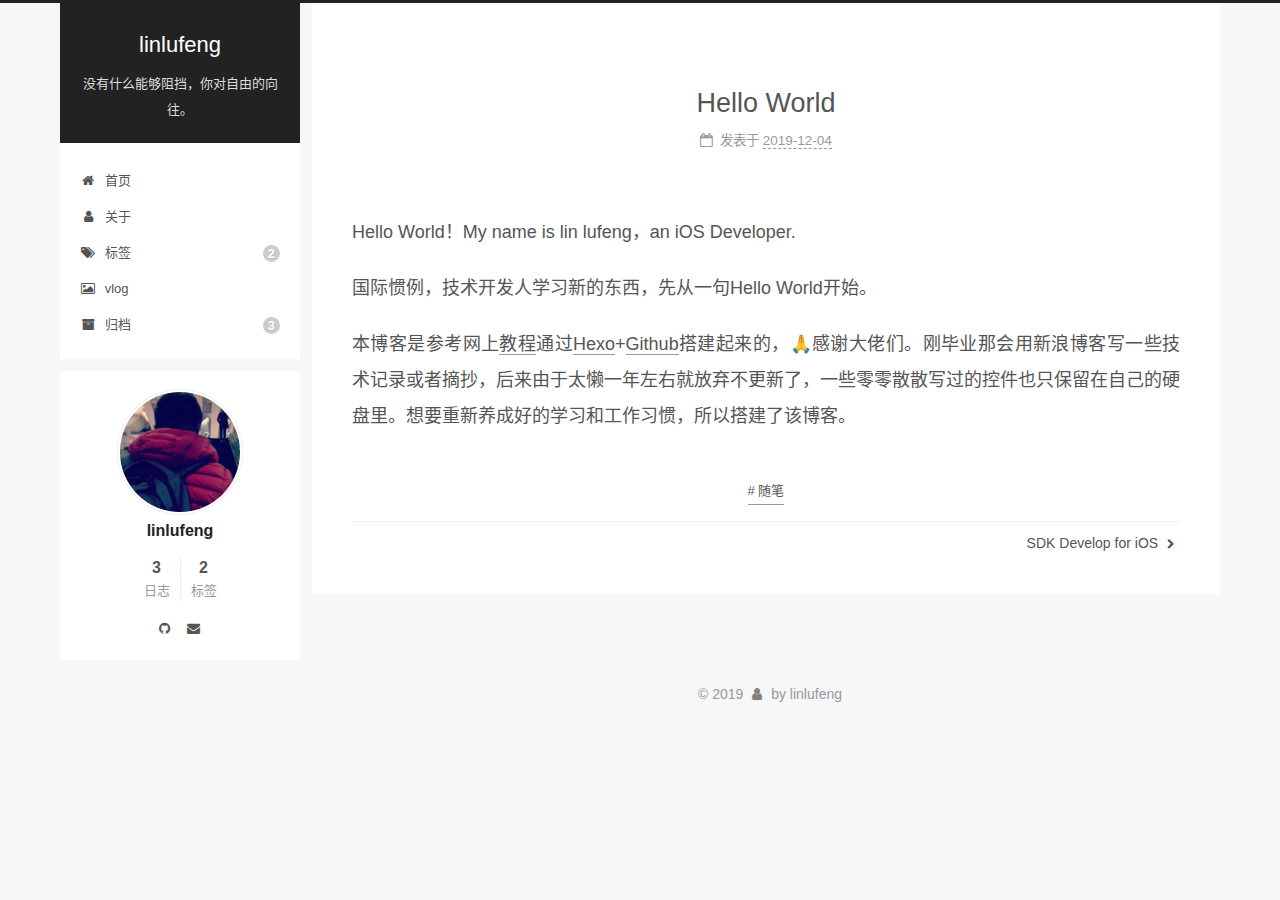
<file: 2019/12/04/Hello-Hexo/index.html>
<!DOCTYPE html>
<html lang="zh-CN">
<head>
  <meta charset="UTF-8">
<meta name="viewport" content="width=device-width, initial-scale=1, maximum-scale=2">
<meta name="theme-color" content="#222">
<meta name="generator" content="Hexo 4.0.0">
  <link rel="apple-touch-icon" sizes="180x180" href="/images/apple-touch-icon-next.png">
  <link rel="icon" type="image/png" sizes="32x32" href="/images/favicon-32x32-next.png">
  <link rel="icon" type="image/png" sizes="16x16" href="/images/favicon-16x16-next.png">
  <link rel="mask-icon" href="/images/logo.svg" color="#222">

<link rel="stylesheet" href="/css/main.css">


<link rel="stylesheet" href="/lib/font-awesome/css/font-awesome.min.css">


<script id="hexo-configurations">
  var NexT = window.NexT || {};
  var CONFIG = {
    hostname: new URL('http://linlufeng.github.io').hostname,
    root: '/',
    scheme: 'Pisces',
    version: '7.6.0',
    exturl: false,
    sidebar: {"position":"left","display":"post","padding":18,"offset":12,"onmobile":false},
    copycode: {"enable":false,"show_result":true,"style":"mac"},
    back2top: {"enable":true,"sidebar":false,"scrollpercent":false},
    bookmark: {"enable":false,"color":"#222","save":"auto"},
    fancybox: false,
    mediumzoom: false,
    lazyload: false,
    pangu: false,
    algolia: {
      appID: '',
      apiKey: '',
      indexName: '',
      hits: {"per_page":10},
      labels: {"input_placeholder":"Search for Posts","hits_empty":"We didn't find any results for the search: ${query}","hits_stats":"${hits} results found in ${time} ms"}
    },
    localsearch: {"enable":false,"trigger":"auto","top_n_per_article":1,"unescape":false,"preload":false},
    path: '',
    motion: {"enable":false,"async":false,"transition":{"post_block":"fadeIn","post_header":"slideDownIn","post_body":"slideDownIn","coll_header":"slideLeftIn","sidebar":"slideUpIn"}}
  };
</script>

  <meta name="description" content="Hello World！My name is lin lufeng，an iOS Developer. 国际惯例，技术开发人学习新的东西，先从一句Hello World开始。 本博客是参考网上教程通过Hexo+Github搭建起来的，🙏感谢大佬们。刚毕业那会用新浪博客写一些技术记录或者摘抄，后来由于太懒一年左右就放弃不更新了，一些零零散散写过的控件也只保留在自己的硬盘里。想要重新养成好的学习和工">
<meta name="keywords" content="随笔">
<meta property="og:type" content="article">
<meta property="og:title" content="Hello World">
<meta property="og:url" content="http:&#x2F;&#x2F;linlufeng.github.io&#x2F;2019&#x2F;12&#x2F;04&#x2F;Hello-Hexo&#x2F;index.html">
<meta property="og:site_name" content="linlufeng">
<meta property="og:description" content="Hello World！My name is lin lufeng，an iOS Developer. 国际惯例，技术开发人学习新的东西，先从一句Hello World开始。 本博客是参考网上教程通过Hexo+Github搭建起来的，🙏感谢大佬们。刚毕业那会用新浪博客写一些技术记录或者摘抄，后来由于太懒一年左右就放弃不更新了，一些零零散散写过的控件也只保留在自己的硬盘里。想要重新养成好的学习和工">
<meta property="og:locale" content="zh-CN">
<meta property="og:updated_time" content="2019-12-04T05:56:33.200Z">
<meta name="twitter:card" content="summary">

<link rel="canonical" href="http://linlufeng.github.io/2019/12/04/Hello-Hexo/">


<script id="page-configurations">
  // https://hexo.io/docs/variables.html
  CONFIG.page = {
    sidebar: "",
    isHome: false,
    isPost: true,
    isPage: false,
    isArchive: false
  };
</script>

  <title>Hello World | linlufeng</title>
  






  <noscript>
  <style>
  .use-motion .brand,
  .use-motion .menu-item,
  .sidebar-inner,
  .use-motion .post-block,
  .use-motion .pagination,
  .use-motion .comments,
  .use-motion .post-header,
  .use-motion .post-body,
  .use-motion .collection-header { opacity: initial; }

  .use-motion .site-title,
  .use-motion .site-subtitle {
    opacity: initial;
    top: initial;
  }

  .use-motion .logo-line-before i { left: initial; }
  .use-motion .logo-line-after i { right: initial; }
  </style>
</noscript>

</head>

<body itemscope itemtype="http://schema.org/WebPage">
  <div class="container">
    <div class="headband"></div>

    <header class="header" itemscope itemtype="http://schema.org/WPHeader">
      <div class="header-inner"><div class="site-brand-container">
  <div class="site-meta">

    <div>
      <a href="/" class="brand" rel="start">
        <span class="logo-line-before"><i></i></span>
        <span class="site-title">linlufeng</span>
        <span class="logo-line-after"><i></i></span>
      </a>
    </div>
        <p class="site-subtitle">没有什么能够阻挡，你对自由的向往。</p>
  </div>

  <div class="site-nav-toggle">
    <div class="toggle" aria-label="切换导航栏">
      <span class="toggle-line toggle-line-first"></span>
      <span class="toggle-line toggle-line-middle"></span>
      <span class="toggle-line toggle-line-last"></span>
    </div>
  </div>
</div>


<nav class="site-nav">
  
  <ul id="menu" class="menu">
        <li class="menu-item menu-item-home">

    <a href="/" rel="section"><i class="fa fa-fw fa-home"></i>首页</a>

  </li>
        <li class="menu-item menu-item-about">

    <a href="/about/" rel="section"><i class="fa fa-fw fa-user"></i>关于</a>

  </li>
        <li class="menu-item menu-item-tags">

    <a href="/tags/" rel="section"><i class="fa fa-fw fa-tags"></i>标签<span class="badge">2</span></a>

  </li>
        <li class="menu-item menu-item-vlog">

    <a href="/vlog/" rel="section"><i class="fa fa-fw fa-image"></i>vlog</a>

  </li>
        <li class="menu-item menu-item-archives">

    <a href="/archives/" rel="section"><i class="fa fa-fw fa-archive"></i>归档<span class="badge">3</span></a>

  </li>
  </ul>

</nav>
</div>
    </header>

    
  <div class="back-to-top">
    <i class="fa fa-arrow-up"></i>
    <span>0%</span>
  </div>


    <main class="main">
      <div class="main-inner">
        <div class="content-wrap">
          

          <div class="content">
            

  <div class="posts-expand">
      
  
  
  <article itemscope itemtype="http://schema.org/Article" class="post-block " lang="zh-CN">
    <link itemprop="mainEntityOfPage" href="http://linlufeng.github.io/2019/12/04/Hello-Hexo/">

    <span hidden itemprop="author" itemscope itemtype="http://schema.org/Person">
      <meta itemprop="image" content="/images/avatar.jpg">
      <meta itemprop="name" content="linlufeng">
      <meta itemprop="description" content="">
    </span>

    <span hidden itemprop="publisher" itemscope itemtype="http://schema.org/Organization">
      <meta itemprop="name" content="linlufeng">
    </span>
      <header class="post-header">
        <h1 class="post-title" itemprop="name headline">
          Hello World
        </h1>

        <div class="post-meta">
            <span class="post-meta-item">
              <span class="post-meta-item-icon">
                <i class="fa fa-calendar-o"></i>
              </span>
              <span class="post-meta-item-text">发表于</span>
              

              <time title="创建时间：2019-12-04 11:22:19 / 修改时间：05:56:33" itemprop="dateCreated datePublished" datetime="2019-12-04T11:22:19Z">2019-12-04</time>
            </span>

          

        </div>
      </header>

    
    
    
    <div class="post-body" itemprop="articleBody">

      
        <p>Hello World！My name is lin lufeng，an iOS Developer.</p>
<p>国际惯例，技术开发人学习新的东西，先从一句Hello World开始。</p>
<p>本博客是参考网上<a href="https://eirunye.github.io/2018/09/01/Hexo搭建GitHub博客—初级一/#more" target="_blank" rel="noopener" title="教程">教程</a>通过<a href="https://hexo.io/zh-cn/" target="_blank" rel="noopener" title="Hexo">Hexo</a>+<a href="https://github.com" target="_blank" rel="noopener" title="Github">Github</a>搭建起来的，🙏感谢大佬们。刚毕业那会用新浪博客写一些技术记录或者摘抄，后来由于太懒一年左右就放弃不更新了，一些零零散散写过的控件也只保留在自己的硬盘里。想要重新养成好的学习和工作习惯，所以搭建了该博客。</p>

    </div>

    
    
    

      <footer class="post-footer">
          <div class="post-tags">
              <a href="/tags/%E9%9A%8F%E7%AC%94/" rel="tag"># 随笔</a>
          </div>

        


        
    <div class="post-nav">
      <div class="post-nav-item"></div>
      <div class="post-nav-item">
    <a href="/2019/12/06/SDK-Develop-for-iOS/" rel="next" title="SDK Develop for iOS">
      SDK Develop for iOS <i class="fa fa-chevron-right"></i>
    </a></div>
    </div>
      </footer>
    
  </article>
  
  
  

  </div>


          </div>
          

        </div>
          
  
  <div class="toggle sidebar-toggle">
    <span class="toggle-line toggle-line-first"></span>
    <span class="toggle-line toggle-line-middle"></span>
    <span class="toggle-line toggle-line-last"></span>
  </div>

  <aside class="sidebar">
    <div class="sidebar-inner">

      <ul class="sidebar-nav motion-element">
        <li class="sidebar-nav-toc">
          文章目录
        </li>
        <li class="sidebar-nav-overview">
          站点概览
        </li>
      </ul>

      <!--noindex-->
      <div class="post-toc-wrap sidebar-panel">
      </div>
      <!--/noindex-->

      <div class="site-overview-wrap sidebar-panel">
        <div class="site-author motion-element" itemprop="author" itemscope itemtype="http://schema.org/Person">
    <img class="site-author-image" itemprop="image" alt="linlufeng"
      src="/images/avatar.jpg">
  <p class="site-author-name" itemprop="name">linlufeng</p>
  <div class="site-description" itemprop="description"></div>
</div>
<div class="site-state-wrap motion-element">
  <nav class="site-state">
      <div class="site-state-item site-state-posts">
          <a href="/archives/">
        
          <span class="site-state-item-count">3</span>
          <span class="site-state-item-name">日志</span>
        </a>
      </div>
      <div class="site-state-item site-state-tags">
        <span class="site-state-item-count">2</span>
        <span class="site-state-item-name">标签</span>
      </div>
  </nav>
</div>
  <div class="links-of-author motion-element">
      <span class="links-of-author-item">
        <a href="https://github.com/linlufeng" title="GitHub → https:&#x2F;&#x2F;github.com&#x2F;linlufeng" rel="noopener" target="_blank"><i class="fa fa-fw fa-github"></i></a>
      </span>
      <span class="links-of-author-item">
        <a href="mailto:yuzhibo_8486@qq.com" title="E-Mail → mailto:yuzhibo_8486@qq.com" rel="noopener" target="_blank"><i class="fa fa-fw fa-envelope"></i></a>
      </span>
  </div>



      </div>

    </div>
  </aside>
  <div id="sidebar-dimmer"></div>


      </div>
    </main>

    <footer class="footer">
      <div class="footer-inner">
        

<div class="copyright">
  
  &copy; 
  <span itemprop="copyrightYear">2019</span>
  <span class="with-love">
    <i class="fa fa-user"></i>
  </span>
  <span class="author" itemprop="copyrightHolder">by linlufeng</span>
</div>

<div>
<script async src="//busuanzi.ibruce.info/busuanzi/2.3/busuanzi.pure.mini.js"></script>
<span id="busuanzi_container_site_pv" style='display:none'>
    本站总访问量 <span id="busuanzi_value_site_pv"></span> 次
    <span class="post-meta-divider">|</span>
</span>
<span id="busuanzi_container_site_uv" style='display:none'>
    有<span id="busuanzi_value_site_uv"></span>人看过我的博客啦
</span>
</div>

        








      </div>
    </footer>
  </div>

  
  <script src="/lib/anime.min.js"></script>
<script src="/js/utils.js"></script>
<script src="/js/schemes/pisces.js"></script>
<script src="/js/next-boot.js"></script>



  















  

  

</body>
</html>
</file>
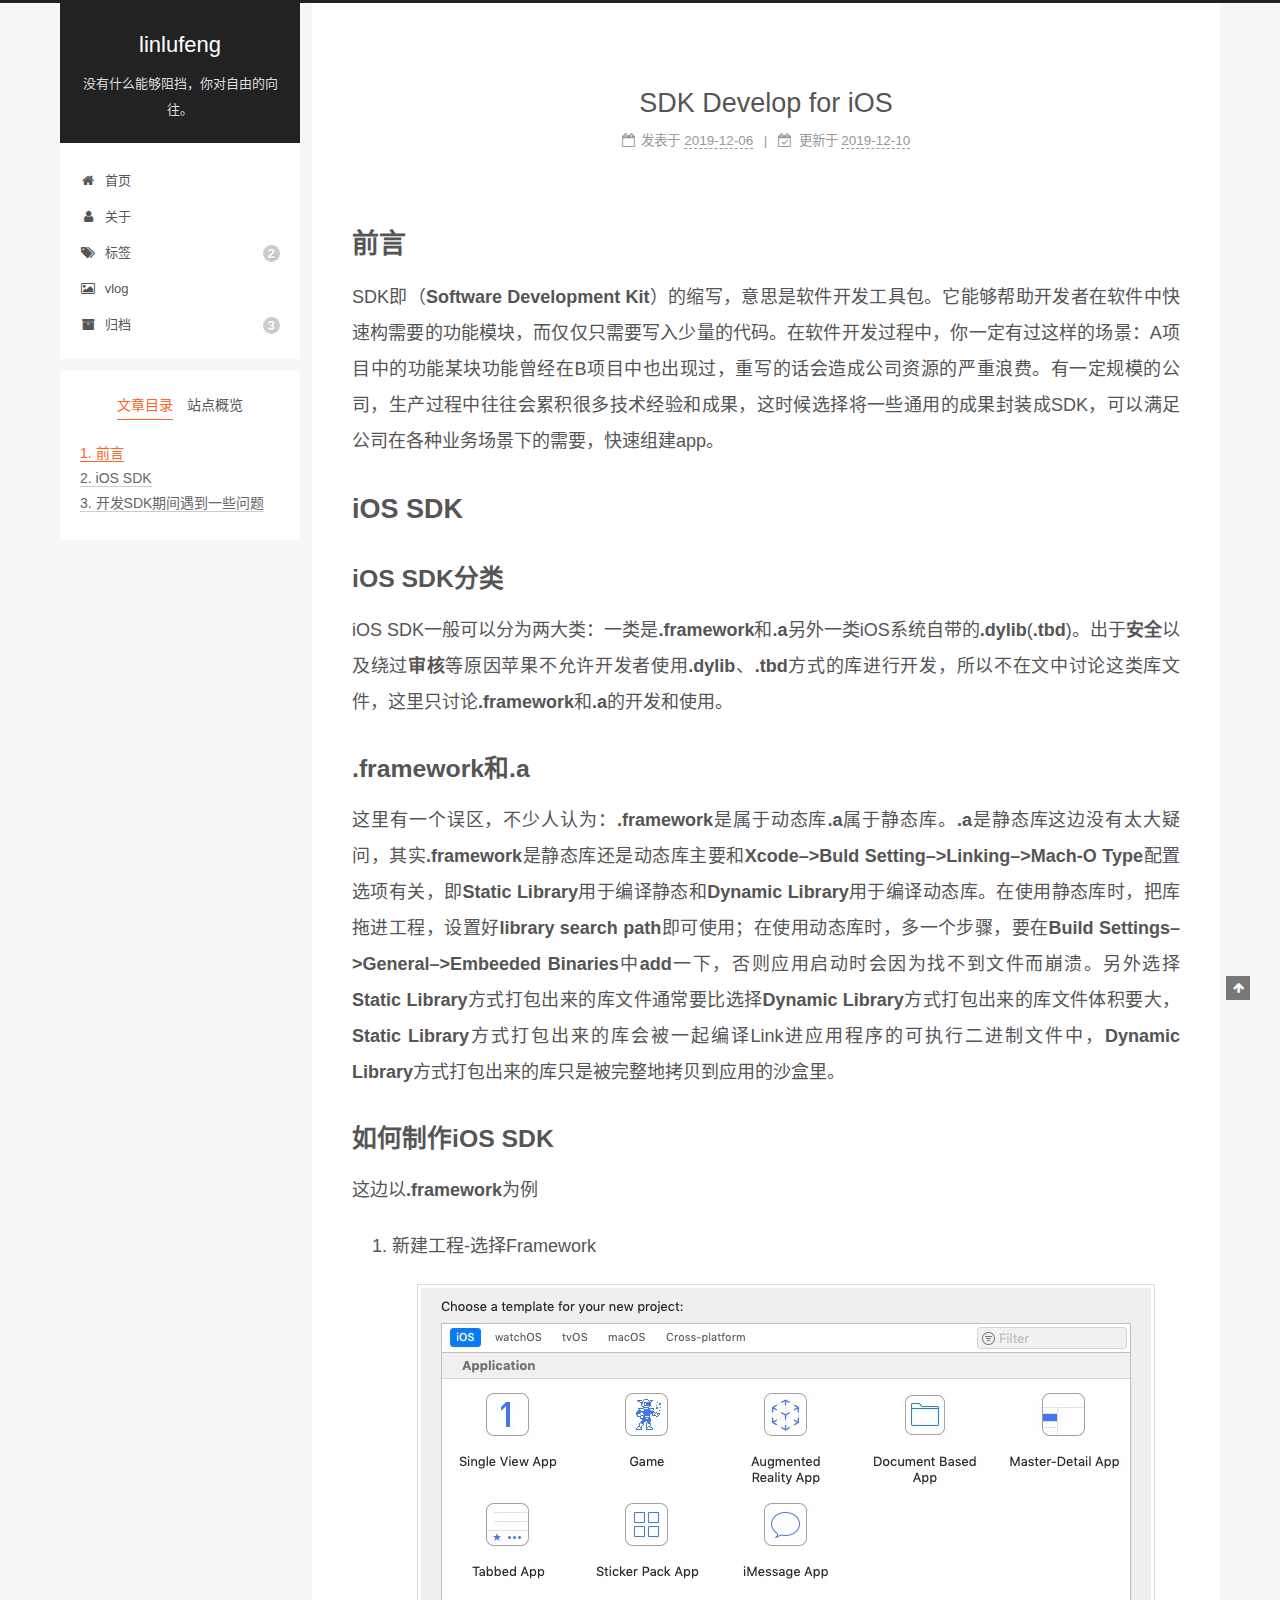
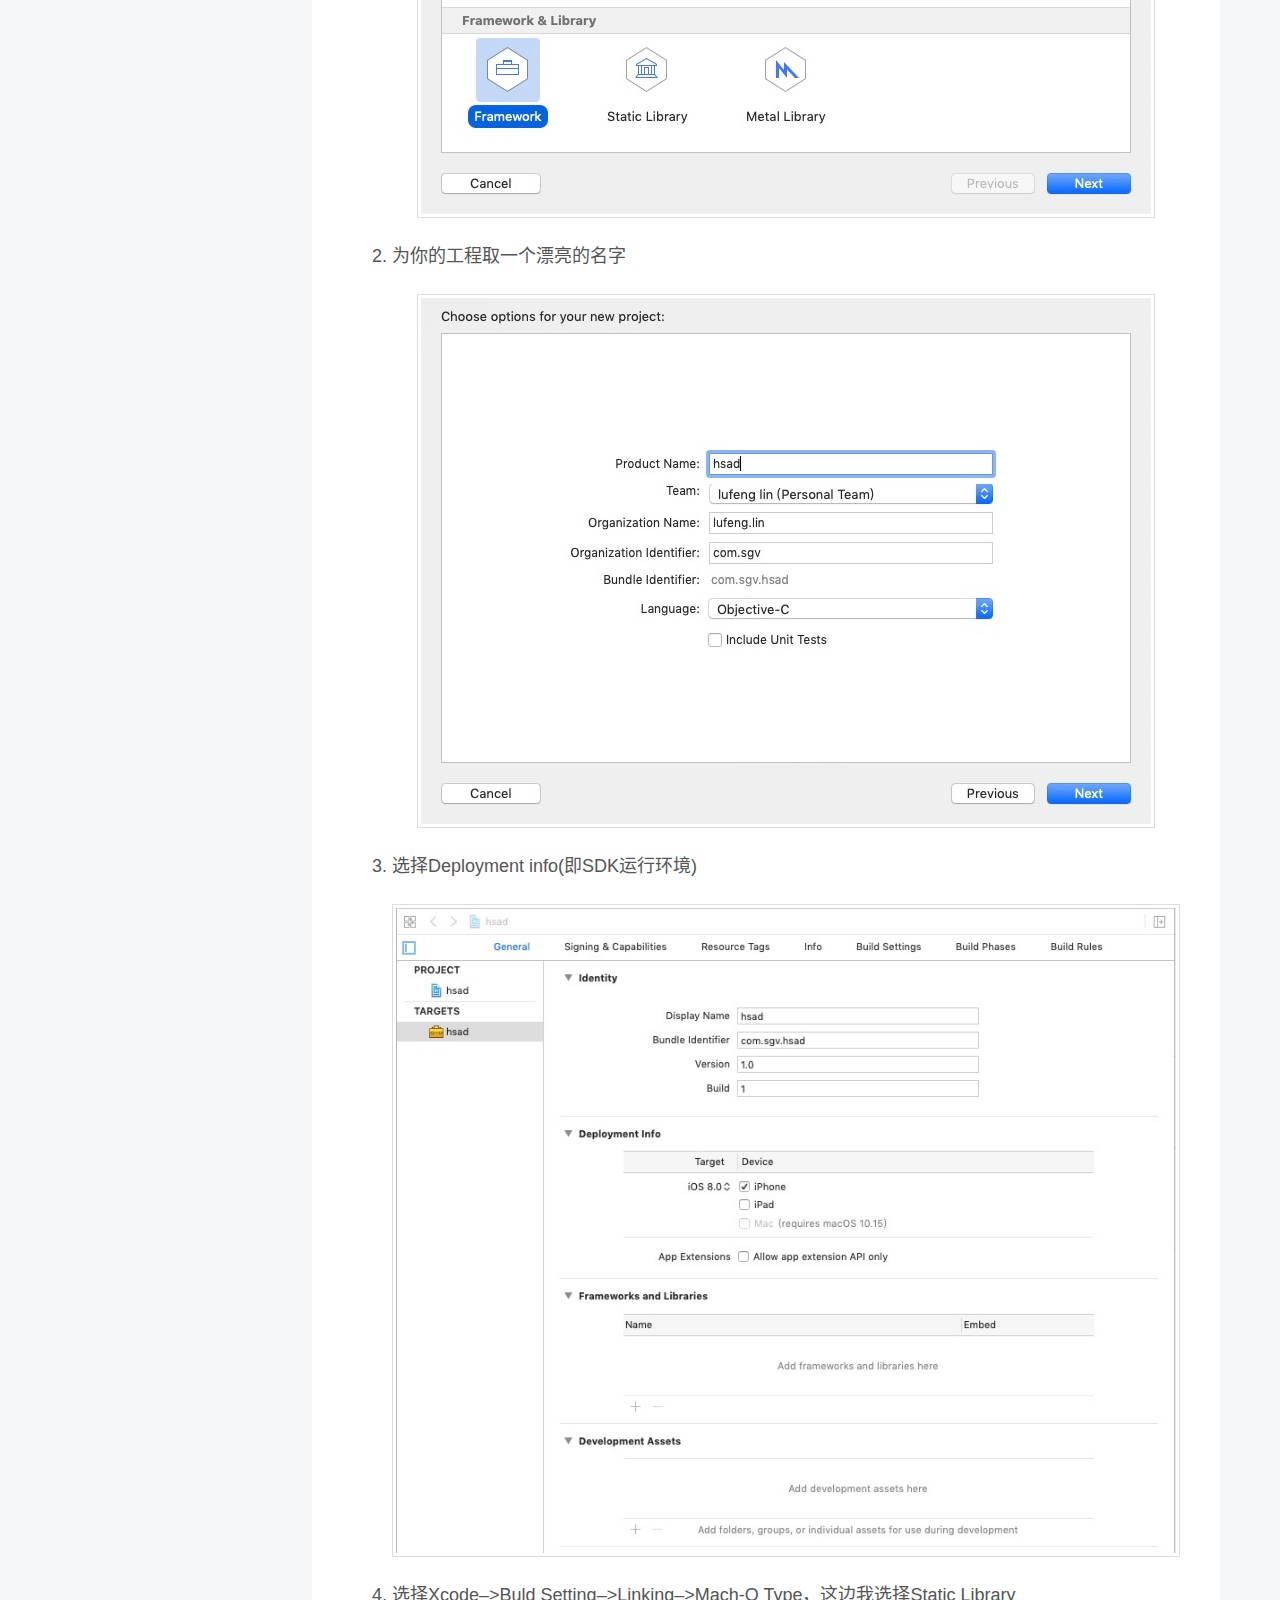
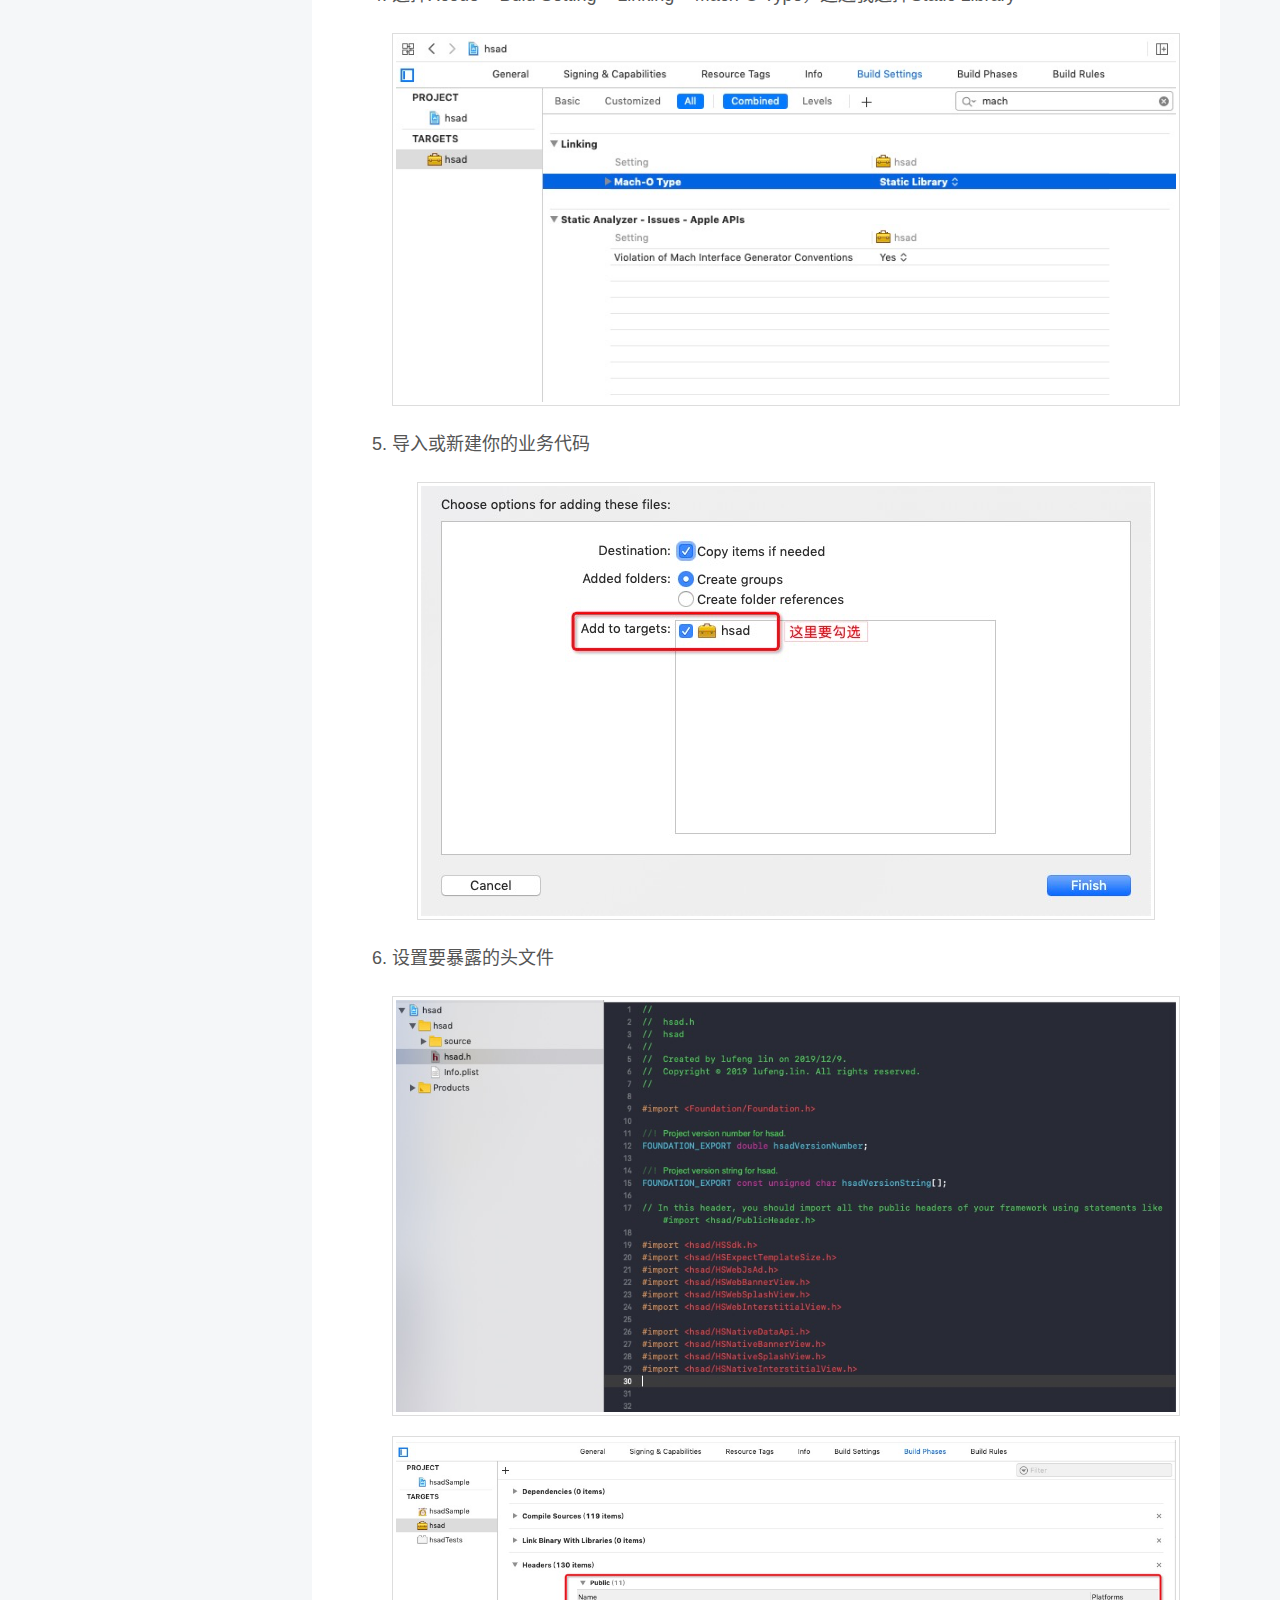
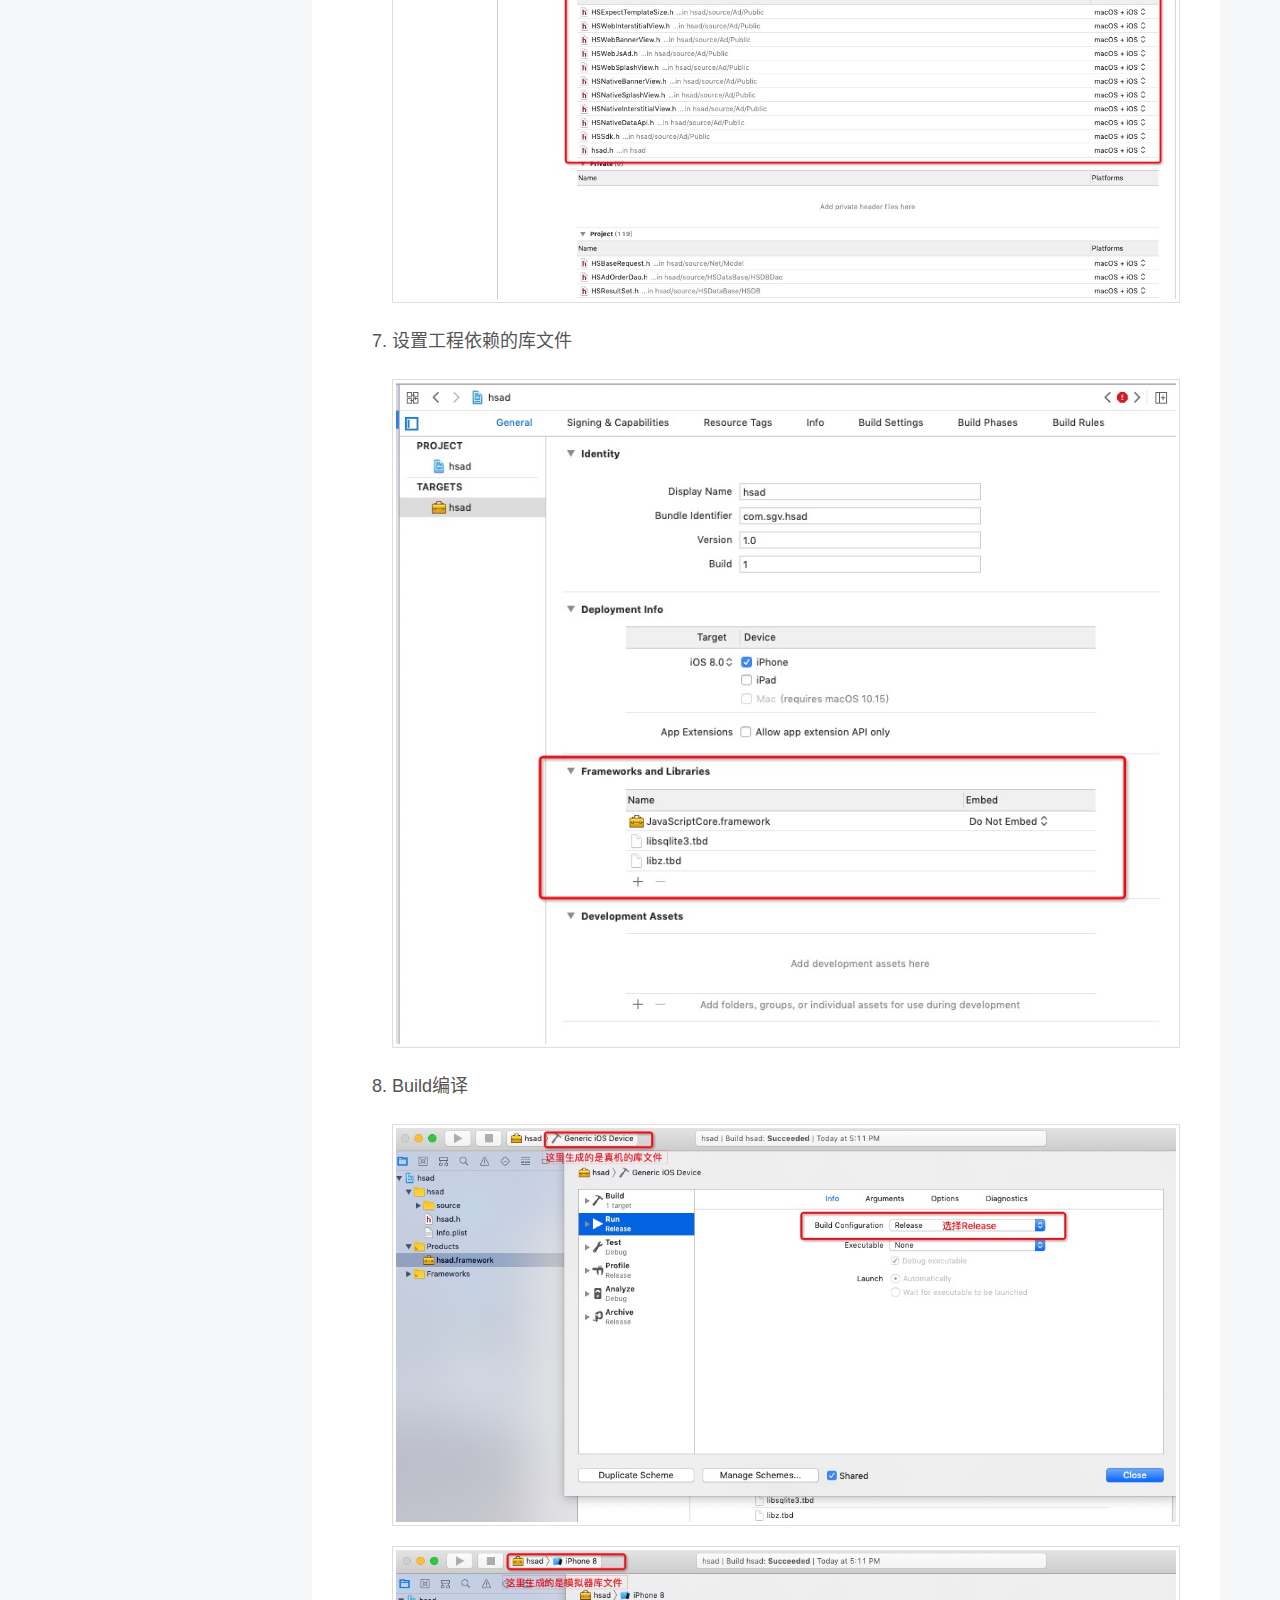
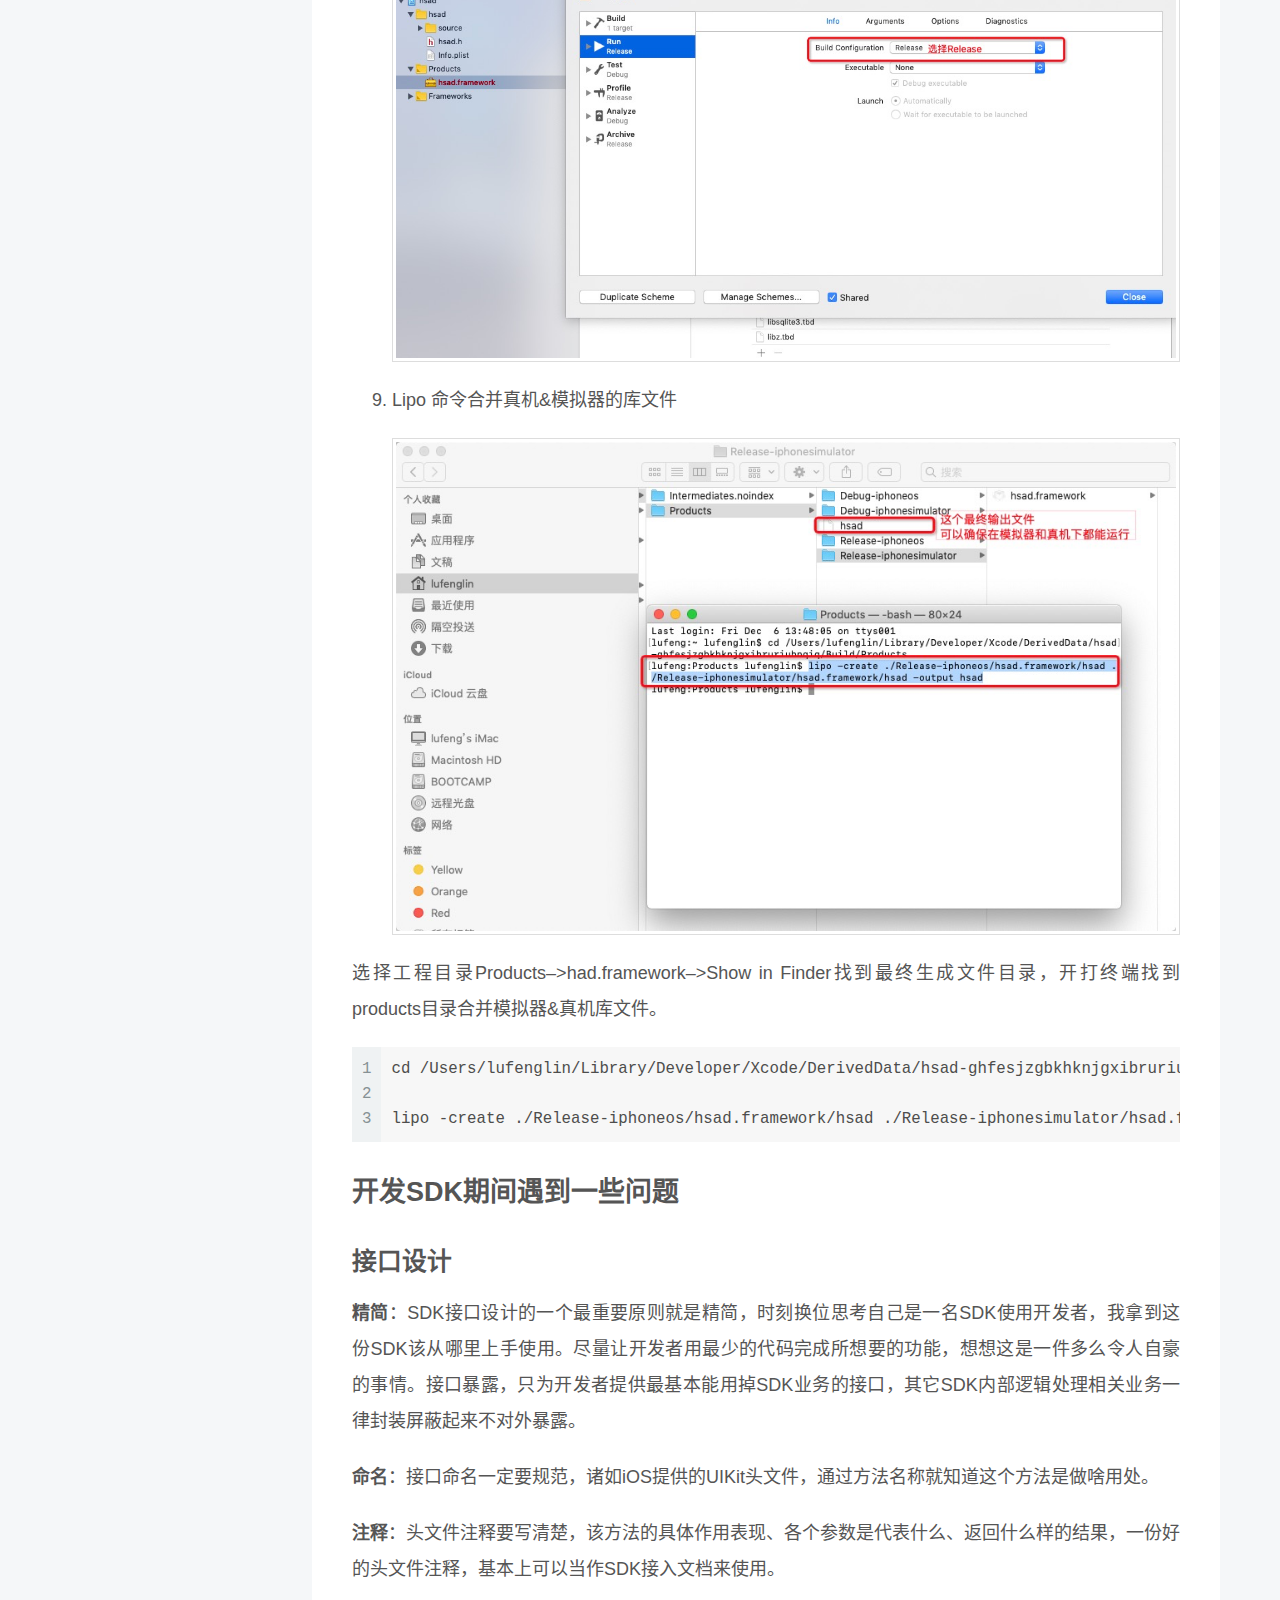
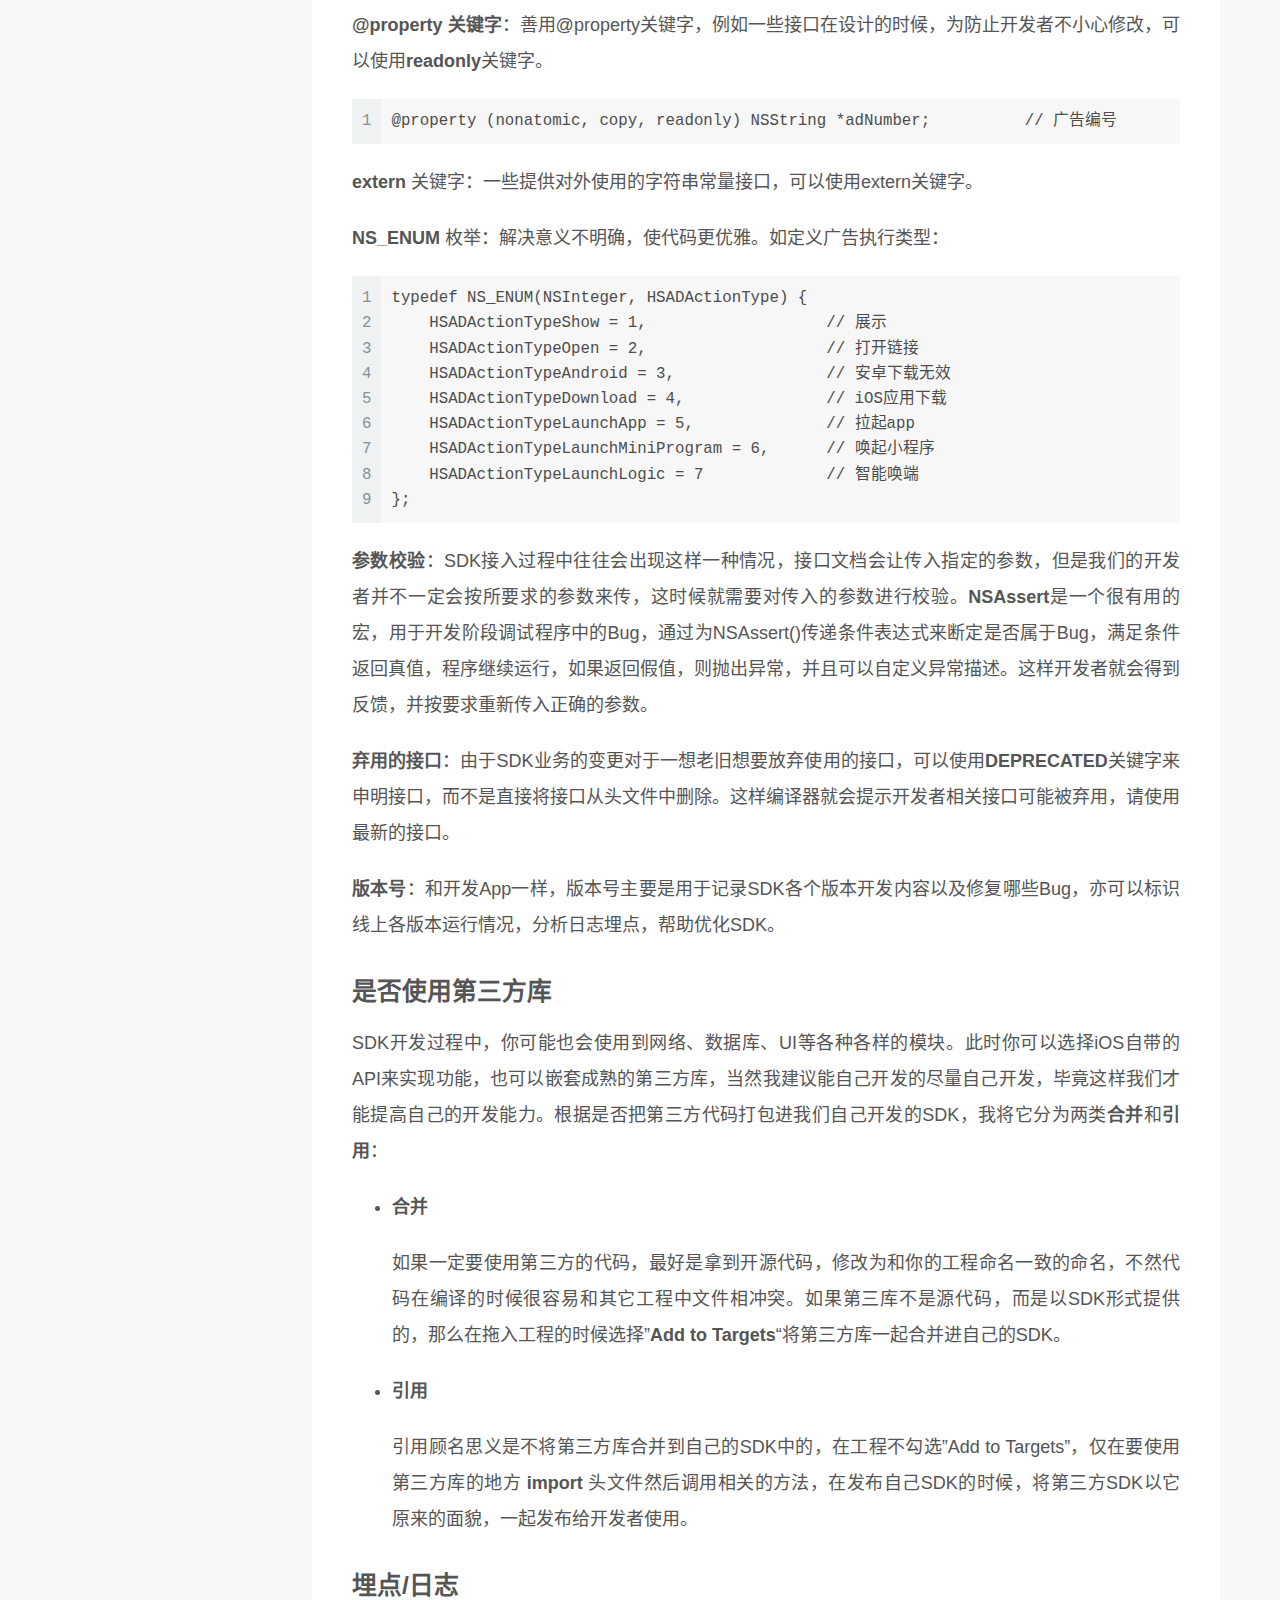
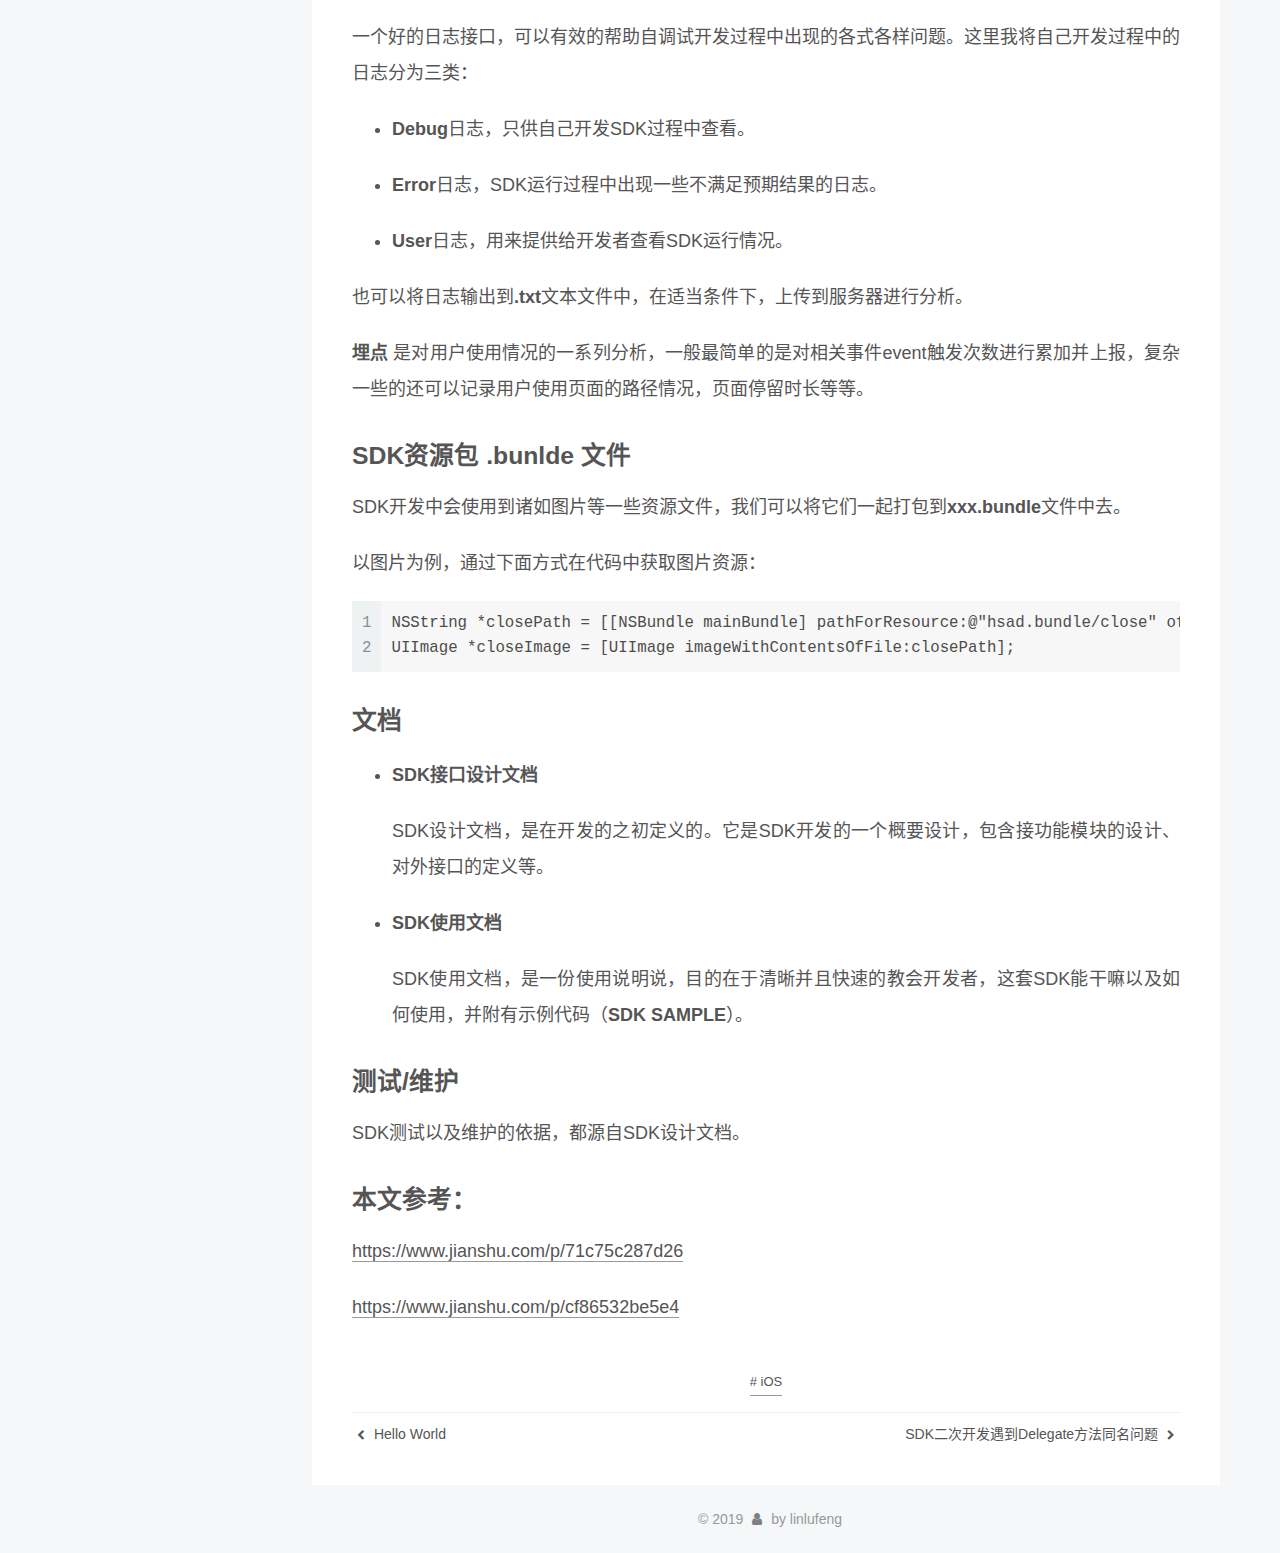
<file: 2019/12/06/SDK-Develop-for-iOS/index.html>
<!DOCTYPE html>
<html lang="zh-CN">
<head>
  <meta charset="UTF-8">
<meta name="viewport" content="width=device-width, initial-scale=1, maximum-scale=2">
<meta name="theme-color" content="#222">
<meta name="generator" content="Hexo 4.0.0">
  <link rel="apple-touch-icon" sizes="180x180" href="/images/apple-touch-icon-next.png">
  <link rel="icon" type="image/png" sizes="32x32" href="/images/favicon-32x32-next.png">
  <link rel="icon" type="image/png" sizes="16x16" href="/images/favicon-16x16-next.png">
  <link rel="mask-icon" href="/images/logo.svg" color="#222">

<link rel="stylesheet" href="/css/main.css">


<link rel="stylesheet" href="/lib/font-awesome/css/font-awesome.min.css">


<script id="hexo-configurations">
  var NexT = window.NexT || {};
  var CONFIG = {
    hostname: new URL('http://linlufeng.github.io').hostname,
    root: '/',
    scheme: 'Pisces',
    version: '7.6.0',
    exturl: false,
    sidebar: {"position":"left","display":"post","padding":18,"offset":12,"onmobile":false},
    copycode: {"enable":false,"show_result":true,"style":"mac"},
    back2top: {"enable":true,"sidebar":false,"scrollpercent":false},
    bookmark: {"enable":false,"color":"#222","save":"auto"},
    fancybox: false,
    mediumzoom: false,
    lazyload: false,
    pangu: false,
    algolia: {
      appID: '',
      apiKey: '',
      indexName: '',
      hits: {"per_page":10},
      labels: {"input_placeholder":"Search for Posts","hits_empty":"We didn't find any results for the search: ${query}","hits_stats":"${hits} results found in ${time} ms"}
    },
    localsearch: {"enable":false,"trigger":"auto","top_n_per_article":1,"unescape":false,"preload":false},
    path: '',
    motion: {"enable":false,"async":false,"transition":{"post_block":"fadeIn","post_header":"slideDownIn","post_body":"slideDownIn","coll_header":"slideLeftIn","sidebar":"slideUpIn"}}
  };
</script>

  <meta name="description" content="前言SDK即（Software Development Kit）的缩写，意思是软件开发工具包。它能够帮助开发者在软件中快速构需要的功能模块，而仅仅只需要写入少量的代码。在软件开发过程中，你一定有过这样的场景：A项目中的功能某块功能曾经在B项目中也出现过，重写的话会造成公司资源的严重浪费。有一定规模的公司，生产过程中往往会累积很多技术经验和成果，这时候选择将一些通用的成果封装成SDK，可以满足公司在">
<meta name="keywords" content="iOS">
<meta property="og:type" content="article">
<meta property="og:title" content="SDK Develop for iOS">
<meta property="og:url" content="http:&#x2F;&#x2F;linlufeng.github.io&#x2F;2019&#x2F;12&#x2F;06&#x2F;SDK-Develop-for-iOS&#x2F;index.html">
<meta property="og:site_name" content="linlufeng">
<meta property="og:description" content="前言SDK即（Software Development Kit）的缩写，意思是软件开发工具包。它能够帮助开发者在软件中快速构需要的功能模块，而仅仅只需要写入少量的代码。在软件开发过程中，你一定有过这样的场景：A项目中的功能某块功能曾经在B项目中也出现过，重写的话会造成公司资源的严重浪费。有一定规模的公司，生产过程中往往会累积很多技术经验和成果，这时候选择将一些通用的成果封装成SDK，可以满足公司在">
<meta property="og:locale" content="zh-CN">
<meta property="og:image" content="http:&#x2F;&#x2F;linlufeng.github.io&#x2F;2019&#x2F;12&#x2F;06&#x2F;SDK-Develop-for-iOS&#x2F;step1.png">
<meta property="og:image" content="http:&#x2F;&#x2F;linlufeng.github.io&#x2F;2019&#x2F;12&#x2F;06&#x2F;SDK-Develop-for-iOS&#x2F;step2.png">
<meta property="og:image" content="http:&#x2F;&#x2F;linlufeng.github.io&#x2F;2019&#x2F;12&#x2F;06&#x2F;SDK-Develop-for-iOS&#x2F;step3.png">
<meta property="og:image" content="http:&#x2F;&#x2F;linlufeng.github.io&#x2F;2019&#x2F;12&#x2F;06&#x2F;SDK-Develop-for-iOS&#x2F;step4.png">
<meta property="og:image" content="http:&#x2F;&#x2F;linlufeng.github.io&#x2F;2019&#x2F;12&#x2F;06&#x2F;SDK-Develop-for-iOS&#x2F;step5.png">
<meta property="og:image" content="http:&#x2F;&#x2F;linlufeng.github.io&#x2F;2019&#x2F;12&#x2F;06&#x2F;SDK-Develop-for-iOS&#x2F;step6-1.png">
<meta property="og:image" content="http:&#x2F;&#x2F;linlufeng.github.io&#x2F;2019&#x2F;12&#x2F;06&#x2F;SDK-Develop-for-iOS&#x2F;step6-2.png">
<meta property="og:image" content="http:&#x2F;&#x2F;linlufeng.github.io&#x2F;2019&#x2F;12&#x2F;06&#x2F;SDK-Develop-for-iOS&#x2F;step7.png">
<meta property="og:image" content="http:&#x2F;&#x2F;linlufeng.github.io&#x2F;2019&#x2F;12&#x2F;06&#x2F;SDK-Develop-for-iOS&#x2F;step8-1.png">
<meta property="og:image" content="http:&#x2F;&#x2F;linlufeng.github.io&#x2F;2019&#x2F;12&#x2F;06&#x2F;SDK-Develop-for-iOS&#x2F;step8-2.png">
<meta property="og:image" content="http:&#x2F;&#x2F;linlufeng.github.io&#x2F;2019&#x2F;12&#x2F;06&#x2F;SDK-Develop-for-iOS&#x2F;step9.png">
<meta property="og:updated_time" content="2019-12-10T03:18:14.461Z">
<meta name="twitter:card" content="summary">
<meta name="twitter:image" content="http:&#x2F;&#x2F;linlufeng.github.io&#x2F;2019&#x2F;12&#x2F;06&#x2F;SDK-Develop-for-iOS&#x2F;step1.png">

<link rel="canonical" href="http://linlufeng.github.io/2019/12/06/SDK-Develop-for-iOS/">


<script id="page-configurations">
  // https://hexo.io/docs/variables.html
  CONFIG.page = {
    sidebar: "",
    isHome: false,
    isPost: true,
    isPage: false,
    isArchive: false
  };
</script>

  <title>SDK Develop for iOS | linlufeng</title>
  






  <noscript>
  <style>
  .use-motion .brand,
  .use-motion .menu-item,
  .sidebar-inner,
  .use-motion .post-block,
  .use-motion .pagination,
  .use-motion .comments,
  .use-motion .post-header,
  .use-motion .post-body,
  .use-motion .collection-header { opacity: initial; }

  .use-motion .site-title,
  .use-motion .site-subtitle {
    opacity: initial;
    top: initial;
  }

  .use-motion .logo-line-before i { left: initial; }
  .use-motion .logo-line-after i { right: initial; }
  </style>
</noscript>

</head>

<body itemscope itemtype="http://schema.org/WebPage">
  <div class="container">
    <div class="headband"></div>

    <header class="header" itemscope itemtype="http://schema.org/WPHeader">
      <div class="header-inner"><div class="site-brand-container">
  <div class="site-meta">

    <div>
      <a href="/" class="brand" rel="start">
        <span class="logo-line-before"><i></i></span>
        <span class="site-title">linlufeng</span>
        <span class="logo-line-after"><i></i></span>
      </a>
    </div>
        <p class="site-subtitle">没有什么能够阻挡，你对自由的向往。</p>
  </div>

  <div class="site-nav-toggle">
    <div class="toggle" aria-label="切换导航栏">
      <span class="toggle-line toggle-line-first"></span>
      <span class="toggle-line toggle-line-middle"></span>
      <span class="toggle-line toggle-line-last"></span>
    </div>
  </div>
</div>


<nav class="site-nav">
  
  <ul id="menu" class="menu">
        <li class="menu-item menu-item-home">

    <a href="/" rel="section"><i class="fa fa-fw fa-home"></i>首页</a>

  </li>
        <li class="menu-item menu-item-about">

    <a href="/about/" rel="section"><i class="fa fa-fw fa-user"></i>关于</a>

  </li>
        <li class="menu-item menu-item-tags">

    <a href="/tags/" rel="section"><i class="fa fa-fw fa-tags"></i>标签<span class="badge">2</span></a>

  </li>
        <li class="menu-item menu-item-vlog">

    <a href="/vlog/" rel="section"><i class="fa fa-fw fa-image"></i>vlog</a>

  </li>
        <li class="menu-item menu-item-archives">

    <a href="/archives/" rel="section"><i class="fa fa-fw fa-archive"></i>归档<span class="badge">3</span></a>

  </li>
  </ul>

</nav>
</div>
    </header>

    
  <div class="back-to-top">
    <i class="fa fa-arrow-up"></i>
    <span>0%</span>
  </div>


    <main class="main">
      <div class="main-inner">
        <div class="content-wrap">
          

          <div class="content">
            

  <div class="posts-expand">
      
  
  
  <article itemscope itemtype="http://schema.org/Article" class="post-block " lang="zh-CN">
    <link itemprop="mainEntityOfPage" href="http://linlufeng.github.io/2019/12/06/SDK-Develop-for-iOS/">

    <span hidden itemprop="author" itemscope itemtype="http://schema.org/Person">
      <meta itemprop="image" content="/images/avatar.jpg">
      <meta itemprop="name" content="linlufeng">
      <meta itemprop="description" content="">
    </span>

    <span hidden itemprop="publisher" itemscope itemtype="http://schema.org/Organization">
      <meta itemprop="name" content="linlufeng">
    </span>
      <header class="post-header">
        <h1 class="post-title" itemprop="name headline">
          SDK Develop for iOS
        </h1>

        <div class="post-meta">
            <span class="post-meta-item">
              <span class="post-meta-item-icon">
                <i class="fa fa-calendar-o"></i>
              </span>
              <span class="post-meta-item-text">发表于</span>

              <time title="创建时间：2019-12-06 15:43:13" itemprop="dateCreated datePublished" datetime="2019-12-06T15:43:13Z">2019-12-06</time>
            </span>
              <span class="post-meta-item">
                <span class="post-meta-item-icon">
                  <i class="fa fa-calendar-check-o"></i>
                </span>
                <span class="post-meta-item-text">更新于</span>
                <time title="修改时间：2019-12-10 03:18:14" itemprop="dateModified" datetime="2019-12-10T03:18:14Z">2019-12-10</time>
              </span>

          

        </div>
      </header>

    
    
    
    <div class="post-body" itemprop="articleBody">

      
        <h1 id="前言"><a href="#前言" class="headerlink" title="前言"></a>前言</h1><p>SDK即（<strong>Software Development Kit</strong>）的缩写，意思是软件开发工具包。它能够帮助开发者在软件中快速构需要的功能模块，而仅仅只需要写入少量的代码。在软件开发过程中，你一定有过这样的场景：A项目中的功能某块功能曾经在B项目中也出现过，重写的话会造成公司资源的严重浪费。有一定规模的公司，生产过程中往往会累积很多技术经验和成果，这时候选择将一些通用的成果封装成SDK，可以满足公司在各种业务场景下的需要，快速组建app。</p>
<h1 id="iOS-SDK"><a href="#iOS-SDK" class="headerlink" title="iOS SDK"></a>iOS SDK</h1><h2 id="iOS-SDK分类"><a href="#iOS-SDK分类" class="headerlink" title="iOS SDK分类"></a>iOS SDK分类</h2><p>iOS SDK一般可以分为两大类：一类是<strong>.framework</strong>和<strong>.a</strong>另外一类iOS系统自带的<strong>.dylib</strong>(<strong>.tbd</strong>)。出于<strong>安全</strong>以及绕过<strong>审核</strong>等原因苹果不允许开发者使用<strong>.dylib</strong>、<strong>.tbd</strong>方式的库进行开发，所以不在文中讨论这类库文件，这里只讨论<strong>.framework</strong>和<strong>.a</strong>的开发和使用。</p>
<h2 id="framework和-a"><a href="#framework和-a" class="headerlink" title=".framework和.a"></a>.framework和.a</h2><p>这里有一个误区，不少人认为：<strong>.framework</strong>是属于动态库<strong>.a</strong>属于静态库。<strong>.a</strong>是静态库这边没有太大疑问，其实<strong>.framework</strong>是静态库还是动态库主要和<strong>Xcode–&gt;Buld Setting–&gt;Linking–&gt;Mach-O Type</strong>配置选项有关，即<strong>Static Library</strong>用于编译静态和<strong>Dynamic Library</strong>用于编译动态库。在使用静态库时，把库拖进工程，设置好<strong>library search path</strong>即可使用；在使用动态库时，多一个步骤，要在<strong>Build Settings–&gt;General–&gt;Embeeded Binaries</strong>中<strong>add</strong>一下，否则应用启动时会因为找不到文件而崩溃。另外选择<strong>Static Library</strong>方式打包出来的库文件通常要比选择<strong>Dynamic Library</strong>方式打包出来的库文件体积要大，<strong>Static Library</strong>方式打包出来的库会被一起编译Link进应用程序的可执行二进制文件中，<strong>Dynamic Library</strong>方式打包出来的库只是被完整地拷贝到应用的沙盒里。</p>
<h2 id="如何制作iOS-SDK"><a href="#如何制作iOS-SDK" class="headerlink" title="如何制作iOS SDK"></a>如何制作iOS SDK</h2><p>这边以<strong>.framework</strong>为例</p>
<ol>
<li><p>新建工程-选择Framework</p>
<p><img src="/2019/12/06/SDK-Develop-for-iOS/step1.png" alt="step1"></p>
</li>
</ol>
<ol start="2">
<li><p>为你的工程取一个漂亮的名字</p>
<p><img src="/2019/12/06/SDK-Develop-for-iOS/step2.png" alt="step2"></p>
</li>
</ol>
<ol start="3">
<li><p>选择Deployment info(即SDK运行环境)</p>
<p><img src="/2019/12/06/SDK-Develop-for-iOS/step3.png" alt="step3"></p>
</li>
</ol>
<ol start="4">
<li><p>选择Xcode–&gt;Buld Setting–&gt;Linking–&gt;Mach-O Type，这边我选择Static Library</p>
<p><img src="/2019/12/06/SDK-Develop-for-iOS/step4.png" alt="step4"></p>
</li>
</ol>
<ol start="5">
<li><p>导入或新建你的业务代码</p>
<p><img src="/2019/12/06/SDK-Develop-for-iOS/step5.png" alt="step5"></p>
</li>
</ol>
<ol start="6">
<li><p>设置要暴露的头文件</p>
<p><img src="/2019/12/06/SDK-Develop-for-iOS/step6-1.png" alt="step6-1"></p>
<p><img src="/2019/12/06/SDK-Develop-for-iOS/step6-2.png" alt="step6-2"></p>
</li>
</ol>
<ol start="7">
<li><p>设置工程依赖的库文件</p>
<p><img src="/2019/12/06/SDK-Develop-for-iOS/step7.png" alt="step7"></p>
</li>
</ol>
<ol start="8">
<li><p>Build编译</p>
<p><img src="/2019/12/06/SDK-Develop-for-iOS/step8-1.png" alt="step8-1"></p>
<p><img src="/2019/12/06/SDK-Develop-for-iOS/step8-2.png" alt="step8-2"></p>
</li>
</ol>
<ol start="9">
<li><p>Lipo 命令合并真机&amp;模拟器的库文件</p>
<p><img src="/2019/12/06/SDK-Develop-for-iOS/step9.png" alt="step9"></p>
</li>
</ol>
<p>   选择工程目录Products–&gt;had.framework–&gt;Show in Finder找到最终生成文件目录，开打终端找到products目录合并模拟器&amp;真机库文件。</p>
   <figure class="highlight shell"><table><tr><td class="gutter"><pre><span class="line">1</span></pre></td><td class="code"><pre><span class="line">cd /Users/lufenglin/Library/Developer/Xcode/DerivedData/hsad-ghfesjzgbkhknjgxibruriubnqiq/Build/Products </span></pre></td></tr><tr><td class="gutter"><pre><span class="line">2</span></pre></td><td class="code"><pre><span class="line"></span></pre></td></tr><tr><td class="gutter"><pre><span class="line">3</span></pre></td><td class="code"><pre><span class="line">lipo -create ./Release-iphoneos/hsad.framework/hsad ./Release-iphonesimulator/hsad.framework/hsad -output hsad</span></pre></td></tr></table></figure>



<h1 id="开发SDK期间遇到一些问题"><a href="#开发SDK期间遇到一些问题" class="headerlink" title="开发SDK期间遇到一些问题"></a>开发SDK期间遇到一些问题</h1><h2 id="接口设计"><a href="#接口设计" class="headerlink" title="接口设计"></a>接口设计</h2><p><strong>精简</strong>：SDK接口设计的一个最重要原则就是精简，时刻换位思考自己是一名SDK使用开发者，我拿到这份SDK该从哪里上手使用。尽量让开发者用最少的代码完成所想要的功能，想想这是一件多么令人自豪的事情。接口暴露，只为开发者提供最基本能用掉SDK业务的接口，其它SDK内部逻辑处理相关业务一律封装屏蔽起来不对外暴露。</p>
<p><strong>命名</strong>：接口命名一定要规范，诸如iOS提供的UIKit头文件，通过方法名称就知道这个方法是做啥用处。</p>
<p><strong>注释</strong>：头文件注释要写清楚，该方法的具体作用表现、各个参数是代表什么、返回什么样的结果，一份好的头文件注释，基本上可以当作SDK接入文档来使用。</p>
<p><strong>@property</strong> <strong>关键字</strong>：善用@property关键字，例如一些接口在设计的时候，为防止开发者不小心修改，可以使用<strong>readonly</strong>关键字。</p>
<figure class="highlight plain"><table><tr><td class="gutter"><pre><span class="line">1</span></pre></td><td class="code"><pre><span class="line">@property (nonatomic, copy, readonly) NSString *adNumber;          &#x2F;&#x2F; 广告编号</span></pre></td></tr></table></figure>

<p><strong>extern</strong> 关键字：一些提供对外使用的字符串常量接口，可以使用extern关键字。</p>
<p><strong>NS_ENUM</strong> 枚举：解决意义不明确，使代码更优雅。如定义广告执行类型：</p>
<figure class="highlight plain"><table><tr><td class="gutter"><pre><span class="line">1</span></pre></td><td class="code"><pre><span class="line">typedef NS_ENUM(NSInteger, HSADActionType) &#123;</span></pre></td></tr><tr><td class="gutter"><pre><span class="line">2</span></pre></td><td class="code"><pre><span class="line">    HSADActionTypeShow &#x3D; 1,                   &#x2F;&#x2F; 展示</span></pre></td></tr><tr><td class="gutter"><pre><span class="line">3</span></pre></td><td class="code"><pre><span class="line">    HSADActionTypeOpen &#x3D; 2,                   &#x2F;&#x2F; 打开链接</span></pre></td></tr><tr><td class="gutter"><pre><span class="line">4</span></pre></td><td class="code"><pre><span class="line">    HSADActionTypeAndroid &#x3D; 3,                &#x2F;&#x2F; 安卓下载无效</span></pre></td></tr><tr><td class="gutter"><pre><span class="line">5</span></pre></td><td class="code"><pre><span class="line">    HSADActionTypeDownload &#x3D; 4,               &#x2F;&#x2F; iOS应用下载</span></pre></td></tr><tr><td class="gutter"><pre><span class="line">6</span></pre></td><td class="code"><pre><span class="line">    HSADActionTypeLaunchApp &#x3D; 5,              &#x2F;&#x2F; 拉起app</span></pre></td></tr><tr><td class="gutter"><pre><span class="line">7</span></pre></td><td class="code"><pre><span class="line">    HSADActionTypeLaunchMiniProgram &#x3D; 6,      &#x2F;&#x2F; 唤起小程序</span></pre></td></tr><tr><td class="gutter"><pre><span class="line">8</span></pre></td><td class="code"><pre><span class="line">    HSADActionTypeLaunchLogic &#x3D; 7             &#x2F;&#x2F; 智能唤端</span></pre></td></tr><tr><td class="gutter"><pre><span class="line">9</span></pre></td><td class="code"><pre><span class="line">&#125;;</span></pre></td></tr></table></figure>

<p><strong>参数校验</strong>：SDK接入过程中往往会出现这样一种情况，接口文档会让传入指定的参数，但是我们的开发者并不一定会按所要求的参数来传，这时候就需要对传入的参数进行校验。<strong>NSAssert</strong>是一个很有用的宏，用于开发阶段调试程序中的Bug，通过为NSAssert()传递条件表达式来断定是否属于Bug，满足条件返回真值，程序继续运行，如果返回假值，则抛出异常，并且可以自定义异常描述。这样开发者就会得到反馈，并按要求重新传入正确的参数。</p>
<p><strong>弃用的接口</strong>：由于SDK业务的变更对于一想老旧想要放弃使用的接口，可以使用<strong>DEPRECATED</strong>关键字来申明接口，而不是直接将接口从头文件中删除。这样编译器就会提示开发者相关接口可能被弃用，请使用最新的接口。</p>
<p><strong>版本号</strong>：和开发App一样，版本号主要是用于记录SDK各个版本开发内容以及修复哪些Bug，亦可以标识线上各版本运行情况，分析日志埋点，帮助优化SDK。</p>
<h2 id="是否使用第三方库"><a href="#是否使用第三方库" class="headerlink" title="是否使用第三方库"></a>是否使用第三方库</h2><p>SDK开发过程中，你可能也会使用到网络、数据库、UI等各种各样的模块。此时你可以选择iOS自带的API来实现功能，也可以嵌套成熟的第三方库，当然我建议能自己开发的尽量自己开发，毕竟这样我们才能提高自己的开发能力。根据是否把第三方代码打包进我们自己开发的SDK，我将它分为两类<strong>合并</strong>和<strong>引用</strong>：</p>
<ul>
<li><p><strong>合并</strong></p>
<p>如果一定要使用第三方的代码，最好是拿到开源代码，修改为和你的工程命名一致的命名，不然代码在编译的时候很容易和其它工程中文件相冲突。如果第三库不是源代码，而是以SDK形式提供的，那么在拖入工程的时候选择”<strong>Add to Targets</strong>“将第三方库一起合并进自己的SDK。</p>
</li>
<li><p><strong>引用</strong></p>
<p>引用顾名思义是不将第三方库合并到自己的SDK中的，在工程不勾选”Add to Targets”，仅在要使用第三方库的地方 <strong>import</strong> 头文件然后调用相关的方法，在发布自己SDK的时候，将第三方SDK以它原来的面貌，一起发布给开发者使用。 </p>
</li>
</ul>
<h2 id="埋点-日志"><a href="#埋点-日志" class="headerlink" title="埋点/日志"></a>埋点/日志</h2><p>一个好的日志接口，可以有效的帮助自调试开发过程中出现的各式各样问题。这里我将自己开发过程中的日志分为三类：</p>
<ul>
<li><p><strong>Debug</strong>日志，只供自己开发SDK过程中查看。</p>
</li>
<li><p><strong>Error</strong>日志，SDK运行过程中出现一些不满足预期结果的日志。</p>
</li>
<li><p><strong>User</strong>日志，用来提供给开发者查看SDK运行情况。</p>
</li>
</ul>
<p>也可以将日志输出到<strong>.txt</strong>文本文件中，在适当条件下，上传到服务器进行分析。</p>
<p><strong>埋点</strong> 是对用户使用情况的一系列分析，一般最简单的是对相关事件event触发次数进行累加并上报，复杂一些的还可以记录用户使用页面的路径情况，页面停留时长等等。</p>
<h2 id="SDK资源包-bunlde-文件"><a href="#SDK资源包-bunlde-文件" class="headerlink" title="SDK资源包 .bunlde 文件"></a>SDK资源包 .bunlde 文件</h2><p>SDK开发中会使用到诸如图片等一些资源文件，我们可以将它们一起打包到<strong>xxx.bundle</strong>文件中去。</p>
<p>以图片为例，通过下面方式在代码中获取图片资源：</p>
<figure class="highlight plain"><table><tr><td class="gutter"><pre><span class="line">1</span></pre></td><td class="code"><pre><span class="line">NSString *closePath &#x3D; [[NSBundle mainBundle] pathForResource:@&quot;hsad.bundle&#x2F;close&quot; ofType:@&quot;png&quot;];</span></pre></td></tr><tr><td class="gutter"><pre><span class="line">2</span></pre></td><td class="code"><pre><span class="line">UIImage *closeImage &#x3D; [UIImage imageWithContentsOfFile:closePath];</span></pre></td></tr></table></figure>



<h2 id="文档"><a href="#文档" class="headerlink" title="文档"></a>文档</h2><ul>
<li><p><strong>SDK接口设计文档</strong></p>
<p>SDK设计文档，是在开发的之初定义的。它是SDK开发的一个概要设计，包含接功能模块的设计、对外接口的定义等。</p>
</li>
<li><p><strong>SDK使用文档</strong></p>
<p>SDK使用文档，是一份使用说明说，目的在于清晰并且快速的教会开发者，这套SDK能干嘛以及如何使用，并附有示例代码（<strong>SDK SAMPLE</strong>）。</p>
</li>
</ul>
<h2 id="测试-维护"><a href="#测试-维护" class="headerlink" title="测试/维护"></a>测试/维护</h2><p>SDK测试以及维护的依据，都源自SDK设计文档。</p>
<h2 id="本文参考："><a href="#本文参考：" class="headerlink" title="本文参考："></a>本文参考：</h2><p><a href="https://www.jianshu.com/p/71c75c287d26" target="_blank" rel="noopener">https://www.jianshu.com/p/71c75c287d26</a></p>
<p><a href="https://www.jianshu.com/p/cf86532be5e4" target="_blank" rel="noopener">https://www.jianshu.com/p/cf86532be5e4</a></p>

    </div>

    
    
    

      <footer class="post-footer">
          <div class="post-tags">
              <a href="/tags/iOS/" rel="tag"># iOS</a>
          </div>

        


        
    <div class="post-nav">
      <div class="post-nav-item">
    <a href="/2019/12/04/Hello-Hexo/" rel="prev" title="Hello World">
      <i class="fa fa-chevron-left"></i> Hello World
    </a></div>
      <div class="post-nav-item">
    <a href="/2019/12/14/SDK%E4%BA%8C%E6%AC%A1%E5%BC%80%E5%8F%91%E9%81%87%E5%88%B0Delegate%E6%96%B9%E6%B3%95%E5%90%8C%E5%90%8D%E9%97%AE%E9%A2%98/" rel="next" title="SDK二次开发遇到Delegate方法同名问题">
      SDK二次开发遇到Delegate方法同名问题 <i class="fa fa-chevron-right"></i>
    </a></div>
    </div>
      </footer>
    
  </article>
  
  
  

  </div>


          </div>
          

        </div>
          
  
  <div class="toggle sidebar-toggle">
    <span class="toggle-line toggle-line-first"></span>
    <span class="toggle-line toggle-line-middle"></span>
    <span class="toggle-line toggle-line-last"></span>
  </div>

  <aside class="sidebar">
    <div class="sidebar-inner">

      <ul class="sidebar-nav motion-element">
        <li class="sidebar-nav-toc">
          文章目录
        </li>
        <li class="sidebar-nav-overview">
          站点概览
        </li>
      </ul>

      <!--noindex-->
      <div class="post-toc-wrap sidebar-panel">
          <div class="post-toc motion-element"><ol class="nav"><li class="nav-item nav-level-1"><a class="nav-link" href="#前言"><span class="nav-number">1.</span> <span class="nav-text">前言</span></a></li><li class="nav-item nav-level-1"><a class="nav-link" href="#iOS-SDK"><span class="nav-number">2.</span> <span class="nav-text">iOS SDK</span></a><ol class="nav-child"><li class="nav-item nav-level-2"><a class="nav-link" href="#iOS-SDK分类"><span class="nav-number">2.1.</span> <span class="nav-text">iOS SDK分类</span></a></li><li class="nav-item nav-level-2"><a class="nav-link" href="#framework和-a"><span class="nav-number">2.2.</span> <span class="nav-text">.framework和.a</span></a></li><li class="nav-item nav-level-2"><a class="nav-link" href="#如何制作iOS-SDK"><span class="nav-number">2.3.</span> <span class="nav-text">如何制作iOS SDK</span></a></li></ol></li><li class="nav-item nav-level-1"><a class="nav-link" href="#开发SDK期间遇到一些问题"><span class="nav-number">3.</span> <span class="nav-text">开发SDK期间遇到一些问题</span></a><ol class="nav-child"><li class="nav-item nav-level-2"><a class="nav-link" href="#接口设计"><span class="nav-number">3.1.</span> <span class="nav-text">接口设计</span></a></li><li class="nav-item nav-level-2"><a class="nav-link" href="#是否使用第三方库"><span class="nav-number">3.2.</span> <span class="nav-text">是否使用第三方库</span></a></li><li class="nav-item nav-level-2"><a class="nav-link" href="#埋点-日志"><span class="nav-number">3.3.</span> <span class="nav-text">埋点/日志</span></a></li><li class="nav-item nav-level-2"><a class="nav-link" href="#SDK资源包-bunlde-文件"><span class="nav-number">3.4.</span> <span class="nav-text">SDK资源包 .bunlde 文件</span></a></li><li class="nav-item nav-level-2"><a class="nav-link" href="#文档"><span class="nav-number">3.5.</span> <span class="nav-text">文档</span></a></li><li class="nav-item nav-level-2"><a class="nav-link" href="#测试-维护"><span class="nav-number">3.6.</span> <span class="nav-text">测试/维护</span></a></li><li class="nav-item nav-level-2"><a class="nav-link" href="#本文参考："><span class="nav-number">3.7.</span> <span class="nav-text">本文参考：</span></a></li></ol></li></ol></div>
      </div>
      <!--/noindex-->

      <div class="site-overview-wrap sidebar-panel">
        <div class="site-author motion-element" itemprop="author" itemscope itemtype="http://schema.org/Person">
    <img class="site-author-image" itemprop="image" alt="linlufeng"
      src="/images/avatar.jpg">
  <p class="site-author-name" itemprop="name">linlufeng</p>
  <div class="site-description" itemprop="description"></div>
</div>
<div class="site-state-wrap motion-element">
  <nav class="site-state">
      <div class="site-state-item site-state-posts">
          <a href="/archives/">
        
          <span class="site-state-item-count">3</span>
          <span class="site-state-item-name">日志</span>
        </a>
      </div>
      <div class="site-state-item site-state-tags">
        <span class="site-state-item-count">2</span>
        <span class="site-state-item-name">标签</span>
      </div>
  </nav>
</div>
  <div class="links-of-author motion-element">
      <span class="links-of-author-item">
        <a href="https://github.com/linlufeng" title="GitHub → https:&#x2F;&#x2F;github.com&#x2F;linlufeng" rel="noopener" target="_blank"><i class="fa fa-fw fa-github"></i></a>
      </span>
      <span class="links-of-author-item">
        <a href="mailto:yuzhibo_8486@qq.com" title="E-Mail → mailto:yuzhibo_8486@qq.com" rel="noopener" target="_blank"><i class="fa fa-fw fa-envelope"></i></a>
      </span>
  </div>



      </div>

    </div>
  </aside>
  <div id="sidebar-dimmer"></div>


      </div>
    </main>

    <footer class="footer">
      <div class="footer-inner">
        

<div class="copyright">
  
  &copy; 
  <span itemprop="copyrightYear">2019</span>
  <span class="with-love">
    <i class="fa fa-user"></i>
  </span>
  <span class="author" itemprop="copyrightHolder">by linlufeng</span>
</div>

<div>
<script async src="//busuanzi.ibruce.info/busuanzi/2.3/busuanzi.pure.mini.js"></script>
<span id="busuanzi_container_site_pv" style='display:none'>
    本站总访问量 <span id="busuanzi_value_site_pv"></span> 次
    <span class="post-meta-divider">|</span>
</span>
<span id="busuanzi_container_site_uv" style='display:none'>
    有<span id="busuanzi_value_site_uv"></span>人看过我的博客啦
</span>
</div>

        








      </div>
    </footer>
  </div>

  
  <script src="/lib/anime.min.js"></script>
<script src="/js/utils.js"></script>
<script src="/js/schemes/pisces.js"></script>
<script src="/js/next-boot.js"></script>



  















  

  

</body>
</html>
</file>
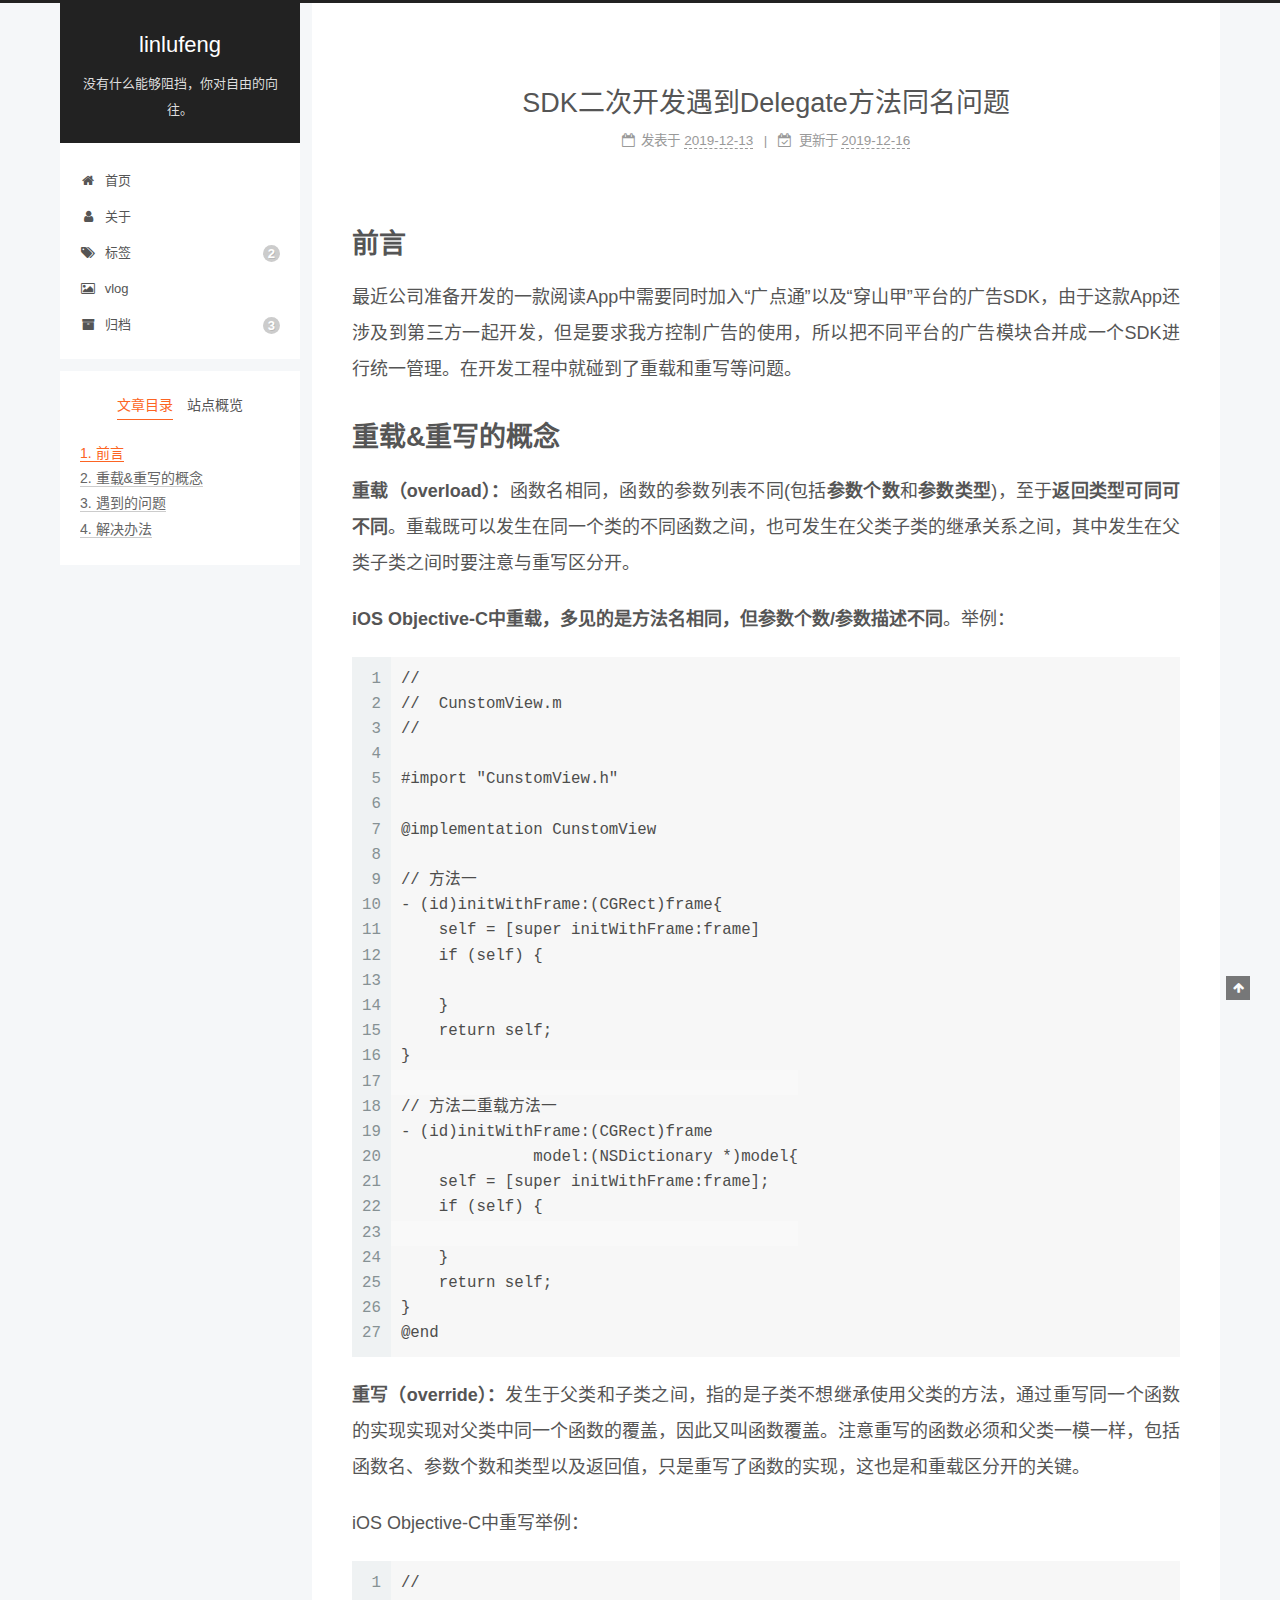
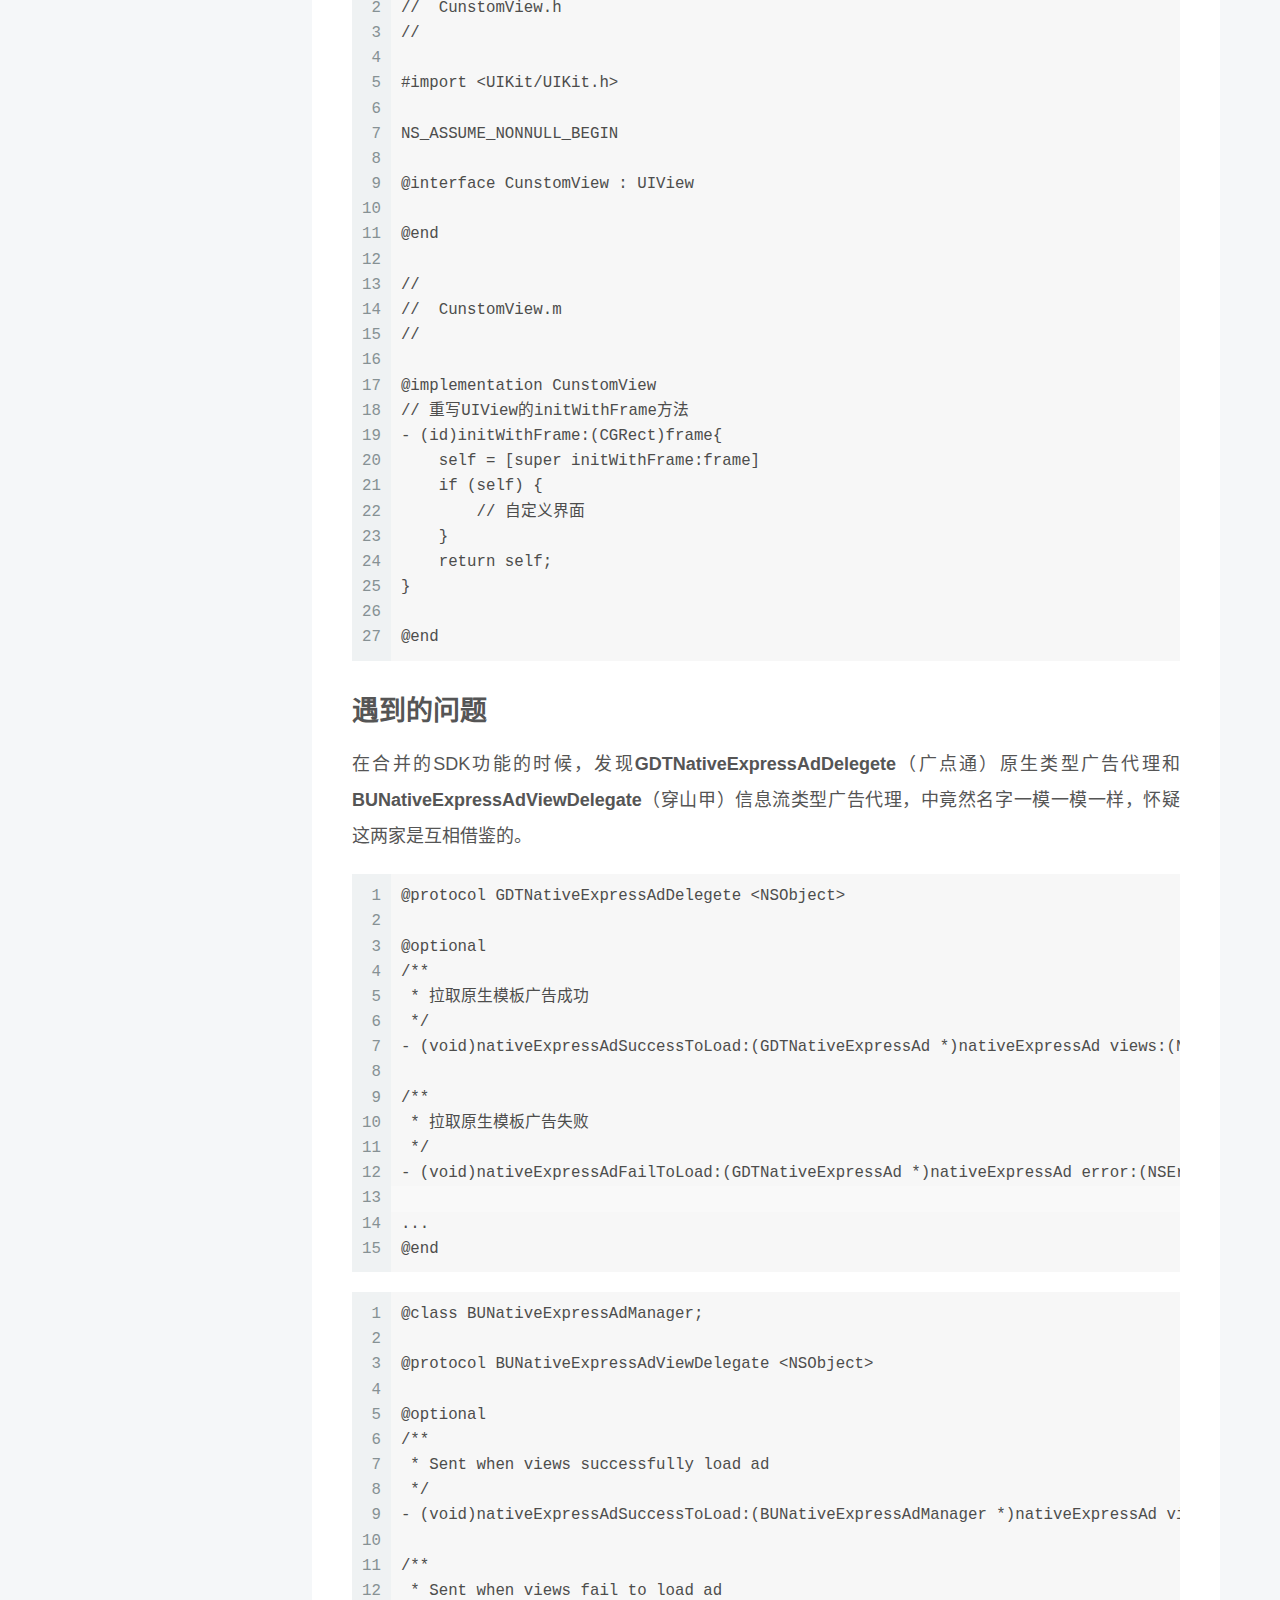
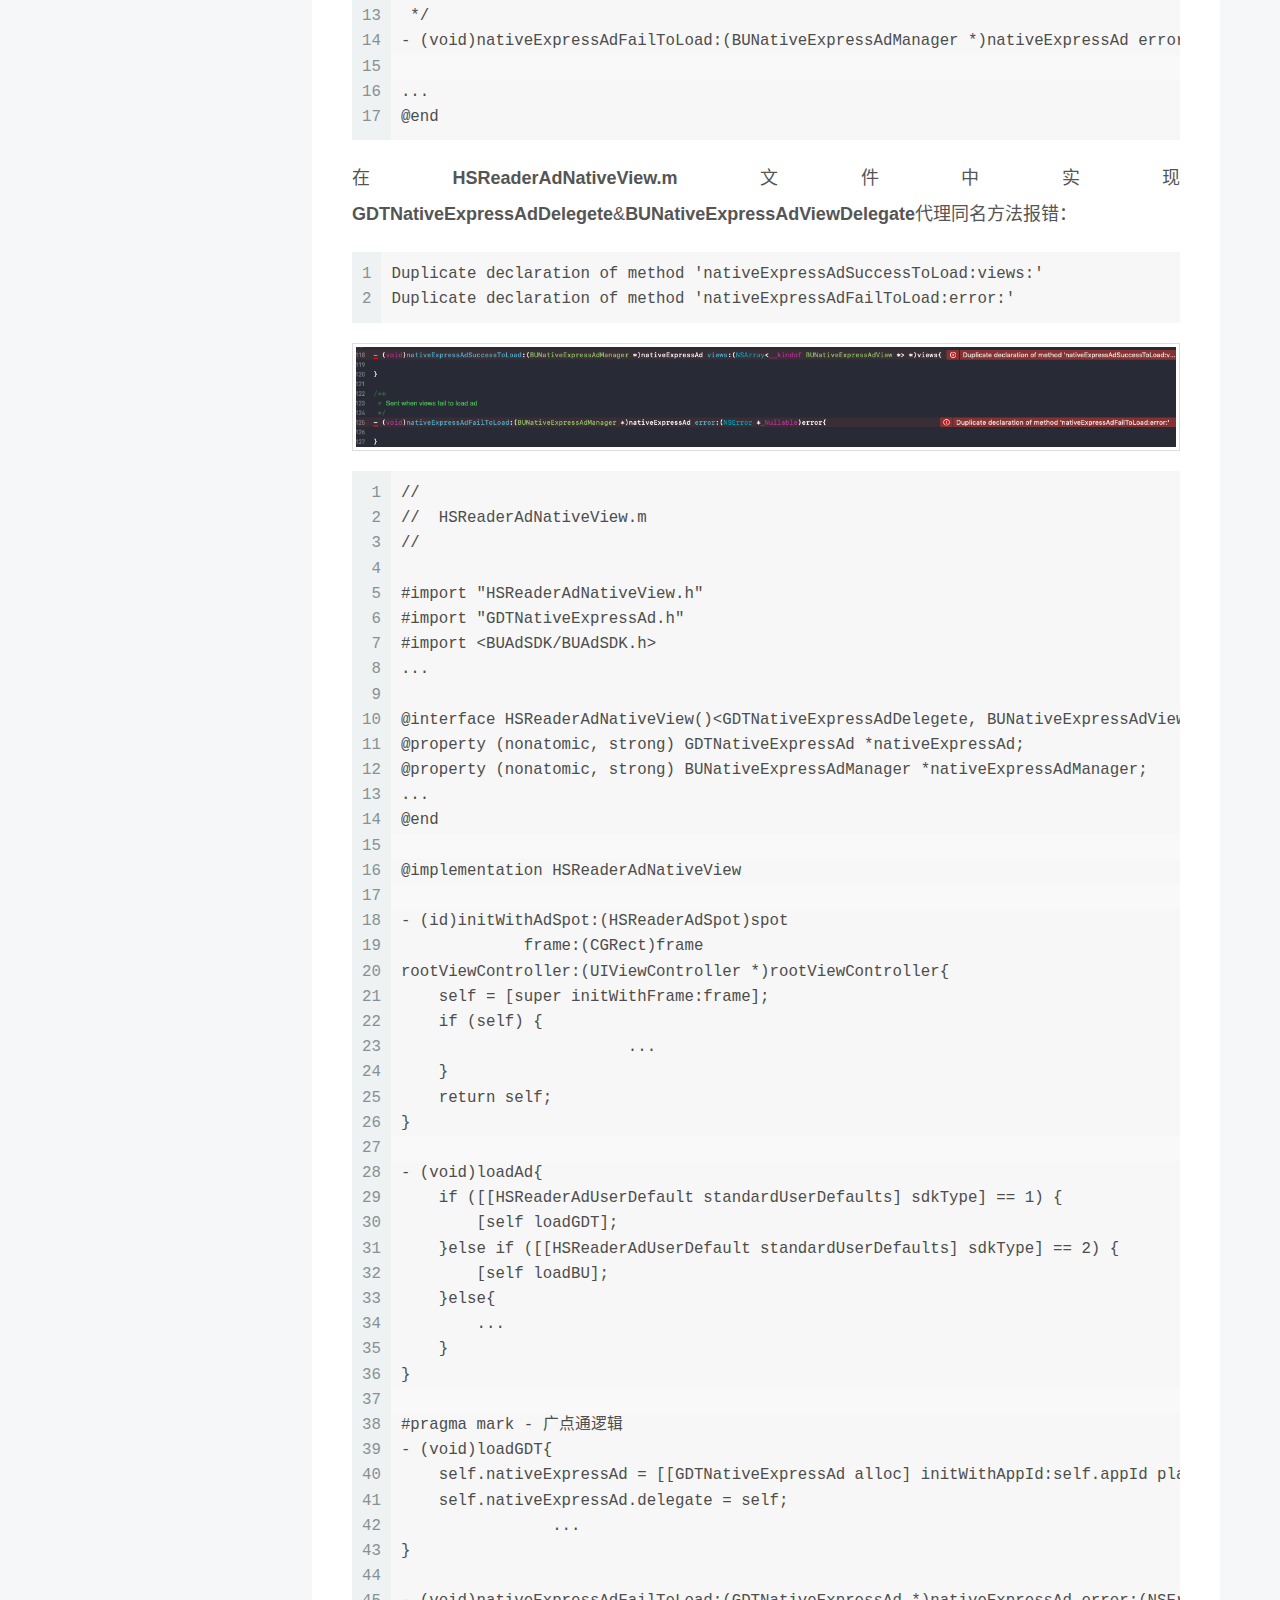
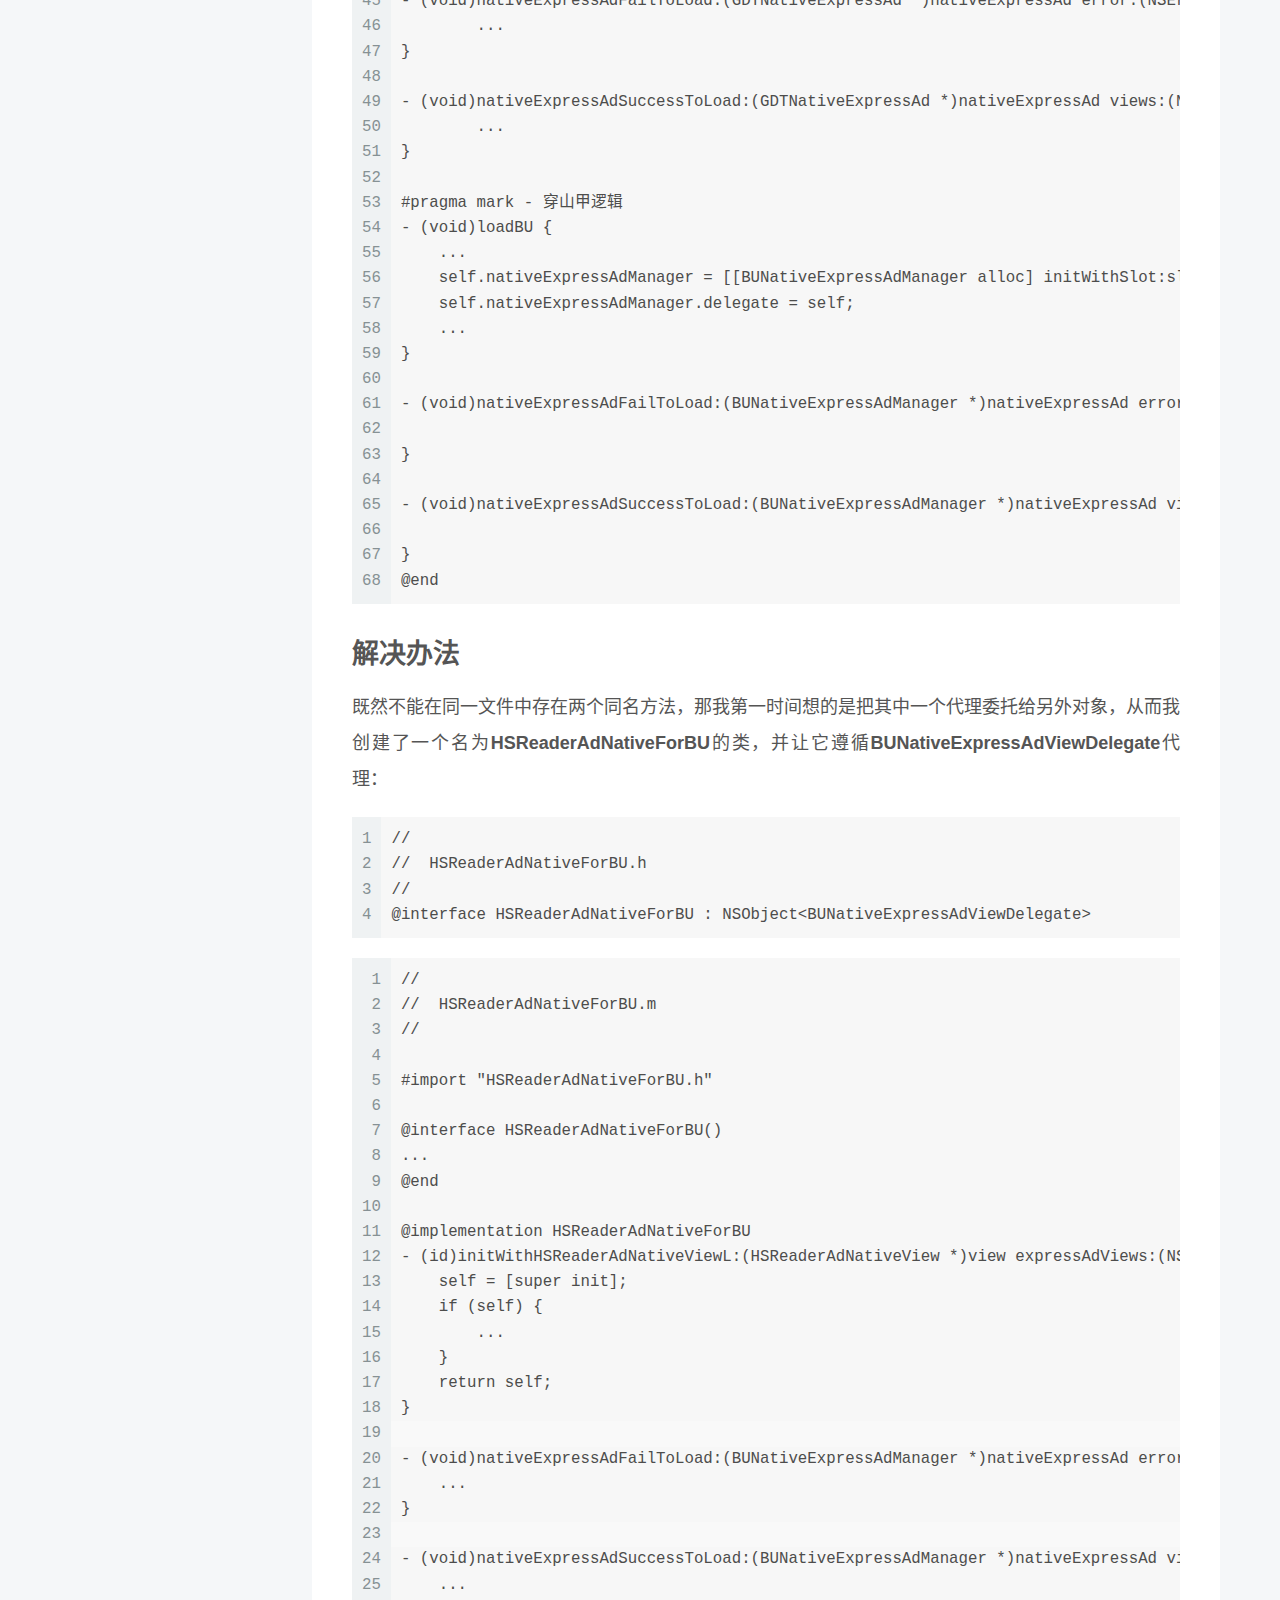
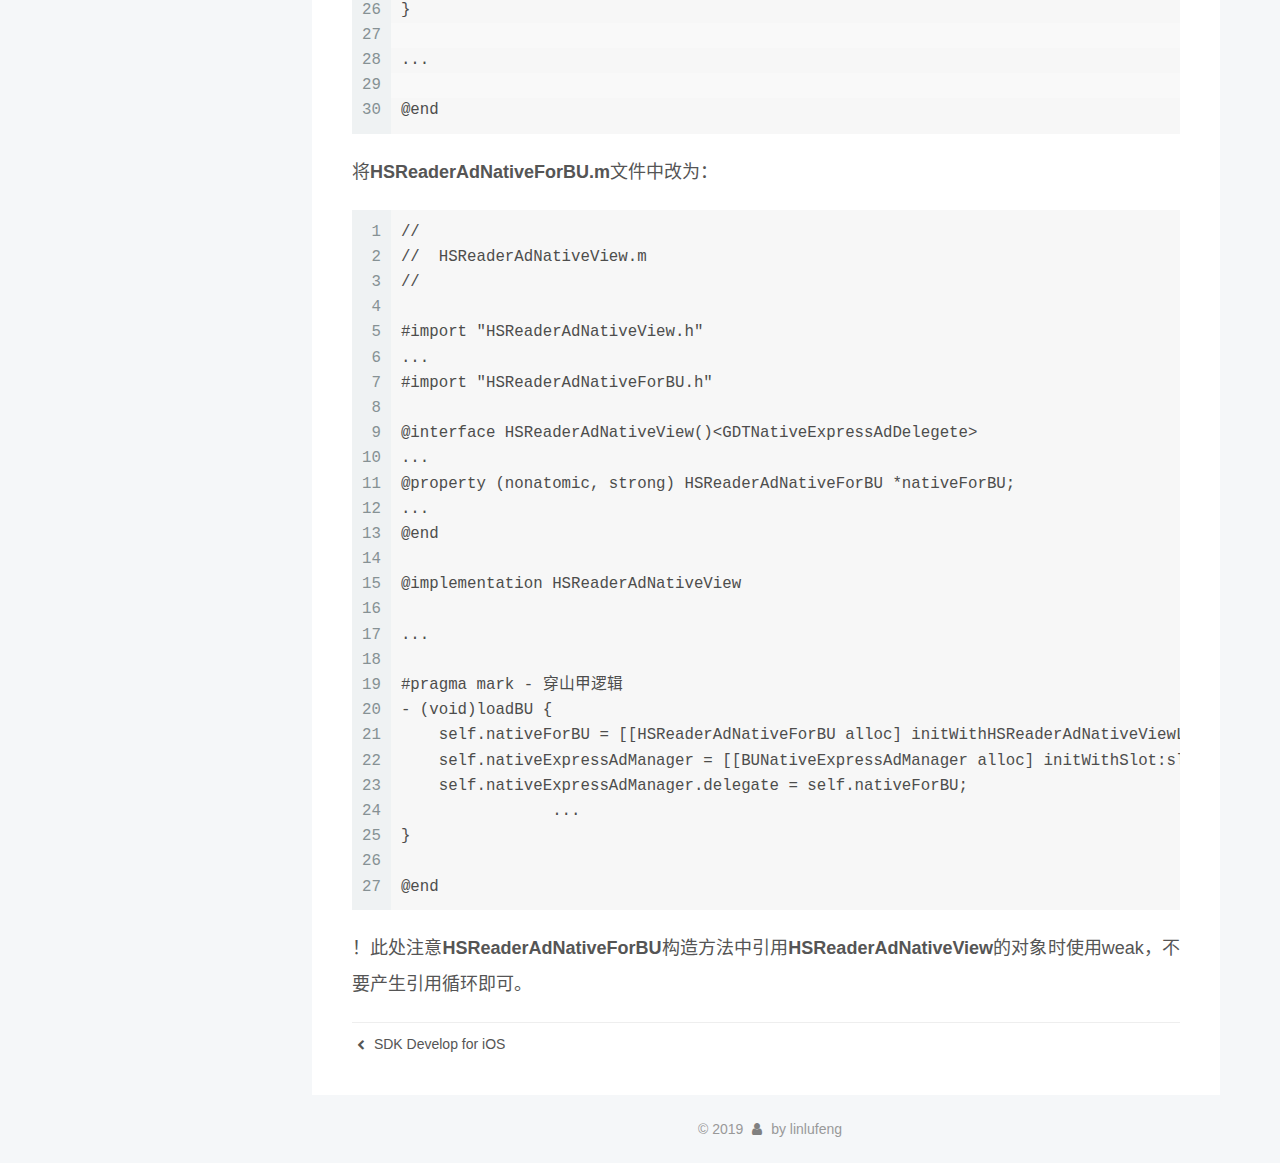
<file: 2019/12/14/SDK二次开发遇到Delegate方法同名问题/index.html>
<!DOCTYPE html>
<html lang="zh-CN">
<head>
  <meta charset="UTF-8">
<meta name="viewport" content="width=device-width, initial-scale=1, maximum-scale=2">
<meta name="theme-color" content="#222">
<meta name="generator" content="Hexo 4.0.0">
  <link rel="apple-touch-icon" sizes="180x180" href="/images/apple-touch-icon-next.png">
  <link rel="icon" type="image/png" sizes="32x32" href="/images/favicon-32x32-next.png">
  <link rel="icon" type="image/png" sizes="16x16" href="/images/favicon-16x16-next.png">
  <link rel="mask-icon" href="/images/logo.svg" color="#222">

<link rel="stylesheet" href="/css/main.css">


<link rel="stylesheet" href="/lib/font-awesome/css/font-awesome.min.css">


<script id="hexo-configurations">
  var NexT = window.NexT || {};
  var CONFIG = {
    hostname: new URL('http://linlufeng.github.io').hostname,
    root: '/',
    scheme: 'Pisces',
    version: '7.6.0',
    exturl: false,
    sidebar: {"position":"left","display":"post","padding":18,"offset":12,"onmobile":false},
    copycode: {"enable":false,"show_result":true,"style":"mac"},
    back2top: {"enable":true,"sidebar":false,"scrollpercent":false},
    bookmark: {"enable":false,"color":"#222","save":"auto"},
    fancybox: false,
    mediumzoom: false,
    lazyload: false,
    pangu: false,
    algolia: {
      appID: '',
      apiKey: '',
      indexName: '',
      hits: {"per_page":10},
      labels: {"input_placeholder":"Search for Posts","hits_empty":"We didn't find any results for the search: ${query}","hits_stats":"${hits} results found in ${time} ms"}
    },
    localsearch: {"enable":false,"trigger":"auto","top_n_per_article":1,"unescape":false,"preload":false},
    path: '',
    motion: {"enable":false,"async":false,"transition":{"post_block":"fadeIn","post_header":"slideDownIn","post_body":"slideDownIn","coll_header":"slideLeftIn","sidebar":"slideUpIn"}}
  };
</script>

  <meta name="description" content="前言最近公司准备开发的一款阅读App中需要同时加入“广点通”以及“穿山甲”平台的广告SDK，由于这款App还涉及到第三方一起开发，但是要求我方控制广告的使用，所以把不同平台的广告模块合并成一个SDK进行统一管理。在开发工程中就碰到了重载和重写等问题。 重载&amp;amp;重写的概念重载（overload）：函数名相同，函数的参数列表不同(包括参数个数和参数类型)，至于返回类型可同可不同。重载既可以发生在">
<meta name="keywords" content="developer">
<meta property="og:type" content="article">
<meta property="og:title" content="SDK二次开发遇到Delegate方法同名问题">
<meta property="og:url" content="http:&#x2F;&#x2F;linlufeng.github.io&#x2F;2019&#x2F;12&#x2F;14&#x2F;SDK%E4%BA%8C%E6%AC%A1%E5%BC%80%E5%8F%91%E9%81%87%E5%88%B0Delegate%E6%96%B9%E6%B3%95%E5%90%8C%E5%90%8D%E9%97%AE%E9%A2%98&#x2F;index.html">
<meta property="og:site_name" content="linlufeng">
<meta property="og:description" content="前言最近公司准备开发的一款阅读App中需要同时加入“广点通”以及“穿山甲”平台的广告SDK，由于这款App还涉及到第三方一起开发，但是要求我方控制广告的使用，所以把不同平台的广告模块合并成一个SDK进行统一管理。在开发工程中就碰到了重载和重写等问题。 重载&amp;amp;重写的概念重载（overload）：函数名相同，函数的参数列表不同(包括参数个数和参数类型)，至于返回类型可同可不同。重载既可以发生在">
<meta property="og:locale" content="zh-CN">
<meta property="og:image" content="http:&#x2F;&#x2F;linlufeng.github.io&#x2F;2019&#x2F;12&#x2F;14&#x2F;SDK%E4%BA%8C%E6%AC%A1%E5%BC%80%E5%8F%91%E9%81%87%E5%88%B0Delegate%E6%96%B9%E6%B3%95%E5%90%8C%E5%90%8D%E9%97%AE%E9%A2%98&#x2F;error.png">
<meta property="og:updated_time" content="2019-12-16T02:02:15.003Z">
<meta name="twitter:card" content="summary">
<meta name="twitter:image" content="http:&#x2F;&#x2F;linlufeng.github.io&#x2F;2019&#x2F;12&#x2F;14&#x2F;SDK%E4%BA%8C%E6%AC%A1%E5%BC%80%E5%8F%91%E9%81%87%E5%88%B0Delegate%E6%96%B9%E6%B3%95%E5%90%8C%E5%90%8D%E9%97%AE%E9%A2%98&#x2F;error.png">

<link rel="canonical" href="http://linlufeng.github.io/2019/12/14/SDK%E4%BA%8C%E6%AC%A1%E5%BC%80%E5%8F%91%E9%81%87%E5%88%B0Delegate%E6%96%B9%E6%B3%95%E5%90%8C%E5%90%8D%E9%97%AE%E9%A2%98/">


<script id="page-configurations">
  // https://hexo.io/docs/variables.html
  CONFIG.page = {
    sidebar: "",
    isHome: false,
    isPost: true,
    isPage: false,
    isArchive: false
  };
</script>

  <title>SDK二次开发遇到Delegate方法同名问题 | linlufeng</title>
  






  <noscript>
  <style>
  .use-motion .brand,
  .use-motion .menu-item,
  .sidebar-inner,
  .use-motion .post-block,
  .use-motion .pagination,
  .use-motion .comments,
  .use-motion .post-header,
  .use-motion .post-body,
  .use-motion .collection-header { opacity: initial; }

  .use-motion .site-title,
  .use-motion .site-subtitle {
    opacity: initial;
    top: initial;
  }

  .use-motion .logo-line-before i { left: initial; }
  .use-motion .logo-line-after i { right: initial; }
  </style>
</noscript>

</head>

<body itemscope itemtype="http://schema.org/WebPage">
  <div class="container">
    <div class="headband"></div>

    <header class="header" itemscope itemtype="http://schema.org/WPHeader">
      <div class="header-inner"><div class="site-brand-container">
  <div class="site-meta">

    <div>
      <a href="/" class="brand" rel="start">
        <span class="logo-line-before"><i></i></span>
        <span class="site-title">linlufeng</span>
        <span class="logo-line-after"><i></i></span>
      </a>
    </div>
        <p class="site-subtitle">没有什么能够阻挡，你对自由的向往。</p>
  </div>

  <div class="site-nav-toggle">
    <div class="toggle" aria-label="切换导航栏">
      <span class="toggle-line toggle-line-first"></span>
      <span class="toggle-line toggle-line-middle"></span>
      <span class="toggle-line toggle-line-last"></span>
    </div>
  </div>
</div>


<nav class="site-nav">
  
  <ul id="menu" class="menu">
        <li class="menu-item menu-item-home">

    <a href="/" rel="section"><i class="fa fa-fw fa-home"></i>首页</a>

  </li>
        <li class="menu-item menu-item-about">

    <a href="/about/" rel="section"><i class="fa fa-fw fa-user"></i>关于</a>

  </li>
        <li class="menu-item menu-item-tags">

    <a href="/tags/" rel="section"><i class="fa fa-fw fa-tags"></i>标签<span class="badge">2</span></a>

  </li>
        <li class="menu-item menu-item-vlog">

    <a href="/vlog/" rel="section"><i class="fa fa-fw fa-image"></i>vlog</a>

  </li>
        <li class="menu-item menu-item-archives">

    <a href="/archives/" rel="section"><i class="fa fa-fw fa-archive"></i>归档<span class="badge">3</span></a>

  </li>
  </ul>

</nav>
</div>
    </header>

    
  <div class="back-to-top">
    <i class="fa fa-arrow-up"></i>
    <span>0%</span>
  </div>


    <main class="main">
      <div class="main-inner">
        <div class="content-wrap">
          

          <div class="content">
            

  <div class="posts-expand">
      
  
  
  <article itemscope itemtype="http://schema.org/Article" class="post-block " lang="zh-CN">
    <link itemprop="mainEntityOfPage" href="http://linlufeng.github.io/2019/12/14/SDK%E4%BA%8C%E6%AC%A1%E5%BC%80%E5%8F%91%E9%81%87%E5%88%B0Delegate%E6%96%B9%E6%B3%95%E5%90%8C%E5%90%8D%E9%97%AE%E9%A2%98/">

    <span hidden itemprop="author" itemscope itemtype="http://schema.org/Person">
      <meta itemprop="image" content="/images/avatar.jpg">
      <meta itemprop="name" content="linlufeng">
      <meta itemprop="description" content="">
    </span>

    <span hidden itemprop="publisher" itemscope itemtype="http://schema.org/Organization">
      <meta itemprop="name" content="linlufeng">
    </span>
      <header class="post-header">
        <h1 class="post-title" itemprop="name headline">
          SDK二次开发遇到Delegate方法同名问题
        </h1>

        <div class="post-meta">
            <span class="post-meta-item">
              <span class="post-meta-item-icon">
                <i class="fa fa-calendar-o"></i>
              </span>
              <span class="post-meta-item-text">发表于</span>

              <time title="创建时间：2019-12-13 17:48:33" itemprop="dateCreated datePublished" datetime="2019-12-13T17:48:33Z">2019-12-13</time>
            </span>
              <span class="post-meta-item">
                <span class="post-meta-item-icon">
                  <i class="fa fa-calendar-check-o"></i>
                </span>
                <span class="post-meta-item-text">更新于</span>
                <time title="修改时间：2019-12-16 02:02:15" itemprop="dateModified" datetime="2019-12-16T02:02:15Z">2019-12-16</time>
              </span>

          

        </div>
      </header>

    
    
    
    <div class="post-body" itemprop="articleBody">

      
        <h1 id="前言"><a href="#前言" class="headerlink" title="前言"></a>前言</h1><p>最近公司准备开发的一款阅读App中需要同时加入“广点通”以及“穿山甲”平台的广告SDK，由于这款App还涉及到第三方一起开发，但是要求我方控制广告的使用，所以把不同平台的广告模块合并成一个SDK进行统一管理。在开发工程中就碰到了重载和重写等问题。</p>
<h1 id="重载-amp-重写的概念"><a href="#重载-amp-重写的概念" class="headerlink" title="重载&amp;重写的概念"></a>重载&amp;重写的概念</h1><p><strong>重载（overload）：</strong>函数名相同，函数的参数列表不同(包括<strong>参数个数</strong>和<strong>参数类型</strong>)，至于<strong>返回类型可同可不同</strong>。重载既可以发生在同一个类的不同函数之间，也可发生在父类子类的继承关系之间，其中发生在父类子类之间时要注意与重写区分开。</p>
<p><strong>iOS Objective-C中重载，多见的是方法名相同，但参数个数/参数描述不同</strong>。举例：</p>
<figure class="highlight plain"><table><tr><td class="gutter"><pre><span class="line">1</span></pre></td><td class="code"><pre><span class="line">&#x2F;&#x2F;</span></pre></td></tr><tr><td class="gutter"><pre><span class="line">2</span></pre></td><td class="code"><pre><span class="line">&#x2F;&#x2F;  CunstomView.m</span></pre></td></tr><tr><td class="gutter"><pre><span class="line">3</span></pre></td><td class="code"><pre><span class="line">&#x2F;&#x2F;</span></pre></td></tr><tr><td class="gutter"><pre><span class="line">4</span></pre></td><td class="code"><pre><span class="line"></span></pre></td></tr><tr><td class="gutter"><pre><span class="line">5</span></pre></td><td class="code"><pre><span class="line">#import &quot;CunstomView.h&quot;</span></pre></td></tr><tr><td class="gutter"><pre><span class="line">6</span></pre></td><td class="code"><pre><span class="line"></span></pre></td></tr><tr><td class="gutter"><pre><span class="line">7</span></pre></td><td class="code"><pre><span class="line">@implementation CunstomView</span></pre></td></tr><tr><td class="gutter"><pre><span class="line">8</span></pre></td><td class="code"><pre><span class="line"></span></pre></td></tr><tr><td class="gutter"><pre><span class="line">9</span></pre></td><td class="code"><pre><span class="line">&#x2F;&#x2F; 方法一</span></pre></td></tr><tr><td class="gutter"><pre><span class="line">10</span></pre></td><td class="code"><pre><span class="line">- (id)initWithFrame:(CGRect)frame&#123;</span></pre></td></tr><tr><td class="gutter"><pre><span class="line">11</span></pre></td><td class="code"><pre><span class="line">    self &#x3D; [super initWithFrame:frame]</span></pre></td></tr><tr><td class="gutter"><pre><span class="line">12</span></pre></td><td class="code"><pre><span class="line">    if (self) &#123;</span></pre></td></tr><tr><td class="gutter"><pre><span class="line">13</span></pre></td><td class="code"><pre><span class="line">        </span></pre></td></tr><tr><td class="gutter"><pre><span class="line">14</span></pre></td><td class="code"><pre><span class="line">    &#125;</span></pre></td></tr><tr><td class="gutter"><pre><span class="line">15</span></pre></td><td class="code"><pre><span class="line">    return self;</span></pre></td></tr><tr><td class="gutter"><pre><span class="line">16</span></pre></td><td class="code"><pre><span class="line">&#125;</span></pre></td></tr><tr><td class="gutter"><pre><span class="line">17</span></pre></td><td class="code"><pre><span class="line"></span></pre></td></tr><tr><td class="gutter"><pre><span class="line">18</span></pre></td><td class="code"><pre><span class="line">&#x2F;&#x2F; 方法二重载方法一</span></pre></td></tr><tr><td class="gutter"><pre><span class="line">19</span></pre></td><td class="code"><pre><span class="line">- (id)initWithFrame:(CGRect)frame</span></pre></td></tr><tr><td class="gutter"><pre><span class="line">20</span></pre></td><td class="code"><pre><span class="line">              model:(NSDictionary *)model&#123;</span></pre></td></tr><tr><td class="gutter"><pre><span class="line">21</span></pre></td><td class="code"><pre><span class="line">    self &#x3D; [super initWithFrame:frame];</span></pre></td></tr><tr><td class="gutter"><pre><span class="line">22</span></pre></td><td class="code"><pre><span class="line">    if (self) &#123;</span></pre></td></tr><tr><td class="gutter"><pre><span class="line">23</span></pre></td><td class="code"><pre><span class="line"></span></pre></td></tr><tr><td class="gutter"><pre><span class="line">24</span></pre></td><td class="code"><pre><span class="line">    &#125;</span></pre></td></tr><tr><td class="gutter"><pre><span class="line">25</span></pre></td><td class="code"><pre><span class="line">    return self;</span></pre></td></tr><tr><td class="gutter"><pre><span class="line">26</span></pre></td><td class="code"><pre><span class="line">&#125;</span></pre></td></tr><tr><td class="gutter"><pre><span class="line">27</span></pre></td><td class="code"><pre><span class="line">@end</span></pre></td></tr></table></figure>

<p><strong>重写（override）：</strong>发生于父类和子类之间，指的是子类不想继承使用父类的方法，通过重写同一个函数的实现实现对父类中同一个函数的覆盖，因此又叫函数覆盖。注意重写的函数必须和父类一模一样，包括函数名、参数个数和类型以及返回值，只是重写了函数的实现，这也是和重载区分开的关键。</p>
<p>iOS Objective-C中重写举例：</p>
<figure class="highlight plain"><table><tr><td class="gutter"><pre><span class="line">1</span></pre></td><td class="code"><pre><span class="line">&#x2F;&#x2F;</span></pre></td></tr><tr><td class="gutter"><pre><span class="line">2</span></pre></td><td class="code"><pre><span class="line">&#x2F;&#x2F;  CunstomView.h</span></pre></td></tr><tr><td class="gutter"><pre><span class="line">3</span></pre></td><td class="code"><pre><span class="line">&#x2F;&#x2F;</span></pre></td></tr><tr><td class="gutter"><pre><span class="line">4</span></pre></td><td class="code"><pre><span class="line"></span></pre></td></tr><tr><td class="gutter"><pre><span class="line">5</span></pre></td><td class="code"><pre><span class="line">#import &lt;UIKit&#x2F;UIKit.h&gt;</span></pre></td></tr><tr><td class="gutter"><pre><span class="line">6</span></pre></td><td class="code"><pre><span class="line"></span></pre></td></tr><tr><td class="gutter"><pre><span class="line">7</span></pre></td><td class="code"><pre><span class="line">NS_ASSUME_NONNULL_BEGIN</span></pre></td></tr><tr><td class="gutter"><pre><span class="line">8</span></pre></td><td class="code"><pre><span class="line"></span></pre></td></tr><tr><td class="gutter"><pre><span class="line">9</span></pre></td><td class="code"><pre><span class="line">@interface CunstomView : UIView</span></pre></td></tr><tr><td class="gutter"><pre><span class="line">10</span></pre></td><td class="code"><pre><span class="line"></span></pre></td></tr><tr><td class="gutter"><pre><span class="line">11</span></pre></td><td class="code"><pre><span class="line">@end</span></pre></td></tr><tr><td class="gutter"><pre><span class="line">12</span></pre></td><td class="code"><pre><span class="line"></span></pre></td></tr><tr><td class="gutter"><pre><span class="line">13</span></pre></td><td class="code"><pre><span class="line">&#x2F;&#x2F;</span></pre></td></tr><tr><td class="gutter"><pre><span class="line">14</span></pre></td><td class="code"><pre><span class="line">&#x2F;&#x2F;  CunstomView.m</span></pre></td></tr><tr><td class="gutter"><pre><span class="line">15</span></pre></td><td class="code"><pre><span class="line">&#x2F;&#x2F;</span></pre></td></tr><tr><td class="gutter"><pre><span class="line">16</span></pre></td><td class="code"><pre><span class="line"></span></pre></td></tr><tr><td class="gutter"><pre><span class="line">17</span></pre></td><td class="code"><pre><span class="line">@implementation CunstomView</span></pre></td></tr><tr><td class="gutter"><pre><span class="line">18</span></pre></td><td class="code"><pre><span class="line">&#x2F;&#x2F; 重写UIView的initWithFrame方法</span></pre></td></tr><tr><td class="gutter"><pre><span class="line">19</span></pre></td><td class="code"><pre><span class="line">- (id)initWithFrame:(CGRect)frame&#123;</span></pre></td></tr><tr><td class="gutter"><pre><span class="line">20</span></pre></td><td class="code"><pre><span class="line">    self &#x3D; [super initWithFrame:frame]</span></pre></td></tr><tr><td class="gutter"><pre><span class="line">21</span></pre></td><td class="code"><pre><span class="line">    if (self) &#123;</span></pre></td></tr><tr><td class="gutter"><pre><span class="line">22</span></pre></td><td class="code"><pre><span class="line">        &#x2F;&#x2F; 自定义界面</span></pre></td></tr><tr><td class="gutter"><pre><span class="line">23</span></pre></td><td class="code"><pre><span class="line">    &#125;</span></pre></td></tr><tr><td class="gutter"><pre><span class="line">24</span></pre></td><td class="code"><pre><span class="line">    return self;</span></pre></td></tr><tr><td class="gutter"><pre><span class="line">25</span></pre></td><td class="code"><pre><span class="line">&#125;</span></pre></td></tr><tr><td class="gutter"><pre><span class="line">26</span></pre></td><td class="code"><pre><span class="line"></span></pre></td></tr><tr><td class="gutter"><pre><span class="line">27</span></pre></td><td class="code"><pre><span class="line">@end</span></pre></td></tr></table></figure>



<h1 id="遇到的问题"><a href="#遇到的问题" class="headerlink" title="遇到的问题"></a>遇到的问题</h1><p>在合并的SDK功能的时候，发现<strong>GDTNativeExpressAdDelegete</strong>（广点通）原生类型广告代理和 <strong>BUNativeExpressAdViewDelegate</strong>（穿山甲）信息流类型广告代理，中竟然名字一模一模一样，怀疑这两家是互相借鉴的。</p>
<figure class="highlight plain"><table><tr><td class="gutter"><pre><span class="line">1</span></pre></td><td class="code"><pre><span class="line">@protocol GDTNativeExpressAdDelegete &lt;NSObject&gt;</span></pre></td></tr><tr><td class="gutter"><pre><span class="line">2</span></pre></td><td class="code"><pre><span class="line"></span></pre></td></tr><tr><td class="gutter"><pre><span class="line">3</span></pre></td><td class="code"><pre><span class="line">@optional</span></pre></td></tr><tr><td class="gutter"><pre><span class="line">4</span></pre></td><td class="code"><pre><span class="line">&#x2F;**</span></pre></td></tr><tr><td class="gutter"><pre><span class="line">5</span></pre></td><td class="code"><pre><span class="line"> * 拉取原生模板广告成功</span></pre></td></tr><tr><td class="gutter"><pre><span class="line">6</span></pre></td><td class="code"><pre><span class="line"> *&#x2F;</span></pre></td></tr><tr><td class="gutter"><pre><span class="line">7</span></pre></td><td class="code"><pre><span class="line">- (void)nativeExpressAdSuccessToLoad:(GDTNativeExpressAd *)nativeExpressAd views:(NSArray&lt;__kindof GDTNativeExpressAdView *&gt; *)views;</span></pre></td></tr><tr><td class="gutter"><pre><span class="line">8</span></pre></td><td class="code"><pre><span class="line"></span></pre></td></tr><tr><td class="gutter"><pre><span class="line">9</span></pre></td><td class="code"><pre><span class="line">&#x2F;**</span></pre></td></tr><tr><td class="gutter"><pre><span class="line">10</span></pre></td><td class="code"><pre><span class="line"> * 拉取原生模板广告失败</span></pre></td></tr><tr><td class="gutter"><pre><span class="line">11</span></pre></td><td class="code"><pre><span class="line"> *&#x2F;</span></pre></td></tr><tr><td class="gutter"><pre><span class="line">12</span></pre></td><td class="code"><pre><span class="line">- (void)nativeExpressAdFailToLoad:(GDTNativeExpressAd *)nativeExpressAd error:(NSError *)error;</span></pre></td></tr><tr><td class="gutter"><pre><span class="line">13</span></pre></td><td class="code"><pre><span class="line"></span></pre></td></tr><tr><td class="gutter"><pre><span class="line">14</span></pre></td><td class="code"><pre><span class="line">...</span></pre></td></tr><tr><td class="gutter"><pre><span class="line">15</span></pre></td><td class="code"><pre><span class="line">@end</span></pre></td></tr></table></figure>

<figure class="highlight plain"><table><tr><td class="gutter"><pre><span class="line">1</span></pre></td><td class="code"><pre><span class="line">@class BUNativeExpressAdManager;</span></pre></td></tr><tr><td class="gutter"><pre><span class="line">2</span></pre></td><td class="code"><pre><span class="line"></span></pre></td></tr><tr><td class="gutter"><pre><span class="line">3</span></pre></td><td class="code"><pre><span class="line">@protocol BUNativeExpressAdViewDelegate &lt;NSObject&gt;</span></pre></td></tr><tr><td class="gutter"><pre><span class="line">4</span></pre></td><td class="code"><pre><span class="line"></span></pre></td></tr><tr><td class="gutter"><pre><span class="line">5</span></pre></td><td class="code"><pre><span class="line">@optional</span></pre></td></tr><tr><td class="gutter"><pre><span class="line">6</span></pre></td><td class="code"><pre><span class="line">&#x2F;**</span></pre></td></tr><tr><td class="gutter"><pre><span class="line">7</span></pre></td><td class="code"><pre><span class="line"> * Sent when views successfully load ad</span></pre></td></tr><tr><td class="gutter"><pre><span class="line">8</span></pre></td><td class="code"><pre><span class="line"> *&#x2F;</span></pre></td></tr><tr><td class="gutter"><pre><span class="line">9</span></pre></td><td class="code"><pre><span class="line">- (void)nativeExpressAdSuccessToLoad:(BUNativeExpressAdManager *)nativeExpressAd views:(NSArray&lt;__kindof BUNativeExpressAdView *&gt; *)views;</span></pre></td></tr><tr><td class="gutter"><pre><span class="line">10</span></pre></td><td class="code"><pre><span class="line"></span></pre></td></tr><tr><td class="gutter"><pre><span class="line">11</span></pre></td><td class="code"><pre><span class="line">&#x2F;**</span></pre></td></tr><tr><td class="gutter"><pre><span class="line">12</span></pre></td><td class="code"><pre><span class="line"> * Sent when views fail to load ad</span></pre></td></tr><tr><td class="gutter"><pre><span class="line">13</span></pre></td><td class="code"><pre><span class="line"> *&#x2F;</span></pre></td></tr><tr><td class="gutter"><pre><span class="line">14</span></pre></td><td class="code"><pre><span class="line">- (void)nativeExpressAdFailToLoad:(BUNativeExpressAdManager *)nativeExpressAd error:(NSError *_Nullable)error;</span></pre></td></tr><tr><td class="gutter"><pre><span class="line">15</span></pre></td><td class="code"><pre><span class="line"></span></pre></td></tr><tr><td class="gutter"><pre><span class="line">16</span></pre></td><td class="code"><pre><span class="line">...</span></pre></td></tr><tr><td class="gutter"><pre><span class="line">17</span></pre></td><td class="code"><pre><span class="line">@end</span></pre></td></tr></table></figure>

<p>在<strong>HSReaderAdNativeView.m</strong>文件中实现<strong>GDTNativeExpressAdDelegete</strong>&amp;<strong>BUNativeExpressAdViewDelegate</strong>代理同名方法报错：</p>
<figure class="highlight plain"><table><tr><td class="gutter"><pre><span class="line">1</span></pre></td><td class="code"><pre><span class="line">Duplicate declaration of method &#39;nativeExpressAdSuccessToLoad:views:&#39;</span></pre></td></tr><tr><td class="gutter"><pre><span class="line">2</span></pre></td><td class="code"><pre><span class="line">Duplicate declaration of method &#39;nativeExpressAdFailToLoad:error:&#39;</span></pre></td></tr></table></figure>

<p><img src="/2019/12/14/SDK%E4%BA%8C%E6%AC%A1%E5%BC%80%E5%8F%91%E9%81%87%E5%88%B0Delegate%E6%96%B9%E6%B3%95%E5%90%8C%E5%90%8D%E9%97%AE%E9%A2%98/error.png" alt="报错"></p>
<figure class="highlight plain"><table><tr><td class="gutter"><pre><span class="line">1</span></pre></td><td class="code"><pre><span class="line">&#x2F;&#x2F;</span></pre></td></tr><tr><td class="gutter"><pre><span class="line">2</span></pre></td><td class="code"><pre><span class="line">&#x2F;&#x2F;  HSReaderAdNativeView.m</span></pre></td></tr><tr><td class="gutter"><pre><span class="line">3</span></pre></td><td class="code"><pre><span class="line">&#x2F;&#x2F;</span></pre></td></tr><tr><td class="gutter"><pre><span class="line">4</span></pre></td><td class="code"><pre><span class="line"></span></pre></td></tr><tr><td class="gutter"><pre><span class="line">5</span></pre></td><td class="code"><pre><span class="line">#import &quot;HSReaderAdNativeView.h&quot;</span></pre></td></tr><tr><td class="gutter"><pre><span class="line">6</span></pre></td><td class="code"><pre><span class="line">#import &quot;GDTNativeExpressAd.h&quot;</span></pre></td></tr><tr><td class="gutter"><pre><span class="line">7</span></pre></td><td class="code"><pre><span class="line">#import &lt;BUAdSDK&#x2F;BUAdSDK.h&gt;</span></pre></td></tr><tr><td class="gutter"><pre><span class="line">8</span></pre></td><td class="code"><pre><span class="line">...</span></pre></td></tr><tr><td class="gutter"><pre><span class="line">9</span></pre></td><td class="code"><pre><span class="line">  </span></pre></td></tr><tr><td class="gutter"><pre><span class="line">10</span></pre></td><td class="code"><pre><span class="line">@interface HSReaderAdNativeView()&lt;GDTNativeExpressAdDelegete, BUNativeExpressAdViewDelegate&gt;</span></pre></td></tr><tr><td class="gutter"><pre><span class="line">11</span></pre></td><td class="code"><pre><span class="line">@property (nonatomic, strong) GDTNativeExpressAd *nativeExpressAd;</span></pre></td></tr><tr><td class="gutter"><pre><span class="line">12</span></pre></td><td class="code"><pre><span class="line">@property (nonatomic, strong) BUNativeExpressAdManager *nativeExpressAdManager;</span></pre></td></tr><tr><td class="gutter"><pre><span class="line">13</span></pre></td><td class="code"><pre><span class="line">...</span></pre></td></tr><tr><td class="gutter"><pre><span class="line">14</span></pre></td><td class="code"><pre><span class="line">@end</span></pre></td></tr><tr><td class="gutter"><pre><span class="line">15</span></pre></td><td class="code"><pre><span class="line"></span></pre></td></tr><tr><td class="gutter"><pre><span class="line">16</span></pre></td><td class="code"><pre><span class="line">@implementation HSReaderAdNativeView</span></pre></td></tr><tr><td class="gutter"><pre><span class="line">17</span></pre></td><td class="code"><pre><span class="line"></span></pre></td></tr><tr><td class="gutter"><pre><span class="line">18</span></pre></td><td class="code"><pre><span class="line">- (id)initWithAdSpot:(HSReaderAdSpot)spot</span></pre></td></tr><tr><td class="gutter"><pre><span class="line">19</span></pre></td><td class="code"><pre><span class="line">             frame:(CGRect)frame</span></pre></td></tr><tr><td class="gutter"><pre><span class="line">20</span></pre></td><td class="code"><pre><span class="line">rootViewController:(UIViewController *)rootViewController&#123;</span></pre></td></tr><tr><td class="gutter"><pre><span class="line">21</span></pre></td><td class="code"><pre><span class="line">    self &#x3D; [super initWithFrame:frame];</span></pre></td></tr><tr><td class="gutter"><pre><span class="line">22</span></pre></td><td class="code"><pre><span class="line">    if (self) &#123;</span></pre></td></tr><tr><td class="gutter"><pre><span class="line">23</span></pre></td><td class="code"><pre><span class="line">			...</span></pre></td></tr><tr><td class="gutter"><pre><span class="line">24</span></pre></td><td class="code"><pre><span class="line">    &#125;</span></pre></td></tr><tr><td class="gutter"><pre><span class="line">25</span></pre></td><td class="code"><pre><span class="line">    return self;</span></pre></td></tr><tr><td class="gutter"><pre><span class="line">26</span></pre></td><td class="code"><pre><span class="line">&#125;</span></pre></td></tr><tr><td class="gutter"><pre><span class="line">27</span></pre></td><td class="code"><pre><span class="line"></span></pre></td></tr><tr><td class="gutter"><pre><span class="line">28</span></pre></td><td class="code"><pre><span class="line">- (void)loadAd&#123;</span></pre></td></tr><tr><td class="gutter"><pre><span class="line">29</span></pre></td><td class="code"><pre><span class="line">    if ([[HSReaderAdUserDefault standardUserDefaults] sdkType] &#x3D;&#x3D; 1) &#123;</span></pre></td></tr><tr><td class="gutter"><pre><span class="line">30</span></pre></td><td class="code"><pre><span class="line">        [self loadGDT];</span></pre></td></tr><tr><td class="gutter"><pre><span class="line">31</span></pre></td><td class="code"><pre><span class="line">    &#125;else if ([[HSReaderAdUserDefault standardUserDefaults] sdkType] &#x3D;&#x3D; 2) &#123;</span></pre></td></tr><tr><td class="gutter"><pre><span class="line">32</span></pre></td><td class="code"><pre><span class="line">        [self loadBU];</span></pre></td></tr><tr><td class="gutter"><pre><span class="line">33</span></pre></td><td class="code"><pre><span class="line">    &#125;else&#123;</span></pre></td></tr><tr><td class="gutter"><pre><span class="line">34</span></pre></td><td class="code"><pre><span class="line">        ...</span></pre></td></tr><tr><td class="gutter"><pre><span class="line">35</span></pre></td><td class="code"><pre><span class="line">    &#125;</span></pre></td></tr><tr><td class="gutter"><pre><span class="line">36</span></pre></td><td class="code"><pre><span class="line">&#125;</span></pre></td></tr><tr><td class="gutter"><pre><span class="line">37</span></pre></td><td class="code"><pre><span class="line"></span></pre></td></tr><tr><td class="gutter"><pre><span class="line">38</span></pre></td><td class="code"><pre><span class="line">#pragma mark - 广点通逻辑</span></pre></td></tr><tr><td class="gutter"><pre><span class="line">39</span></pre></td><td class="code"><pre><span class="line">- (void)loadGDT&#123;</span></pre></td></tr><tr><td class="gutter"><pre><span class="line">40</span></pre></td><td class="code"><pre><span class="line">    self.nativeExpressAd &#x3D; [[GDTNativeExpressAd alloc] initWithAppId:self.appId placementId:self.spotId adSize:CGSizeMake(self.bounds.size.width, self.bounds.size.height)];</span></pre></td></tr><tr><td class="gutter"><pre><span class="line">41</span></pre></td><td class="code"><pre><span class="line">    self.nativeExpressAd.delegate &#x3D; self;</span></pre></td></tr><tr><td class="gutter"><pre><span class="line">42</span></pre></td><td class="code"><pre><span class="line">		...</span></pre></td></tr><tr><td class="gutter"><pre><span class="line">43</span></pre></td><td class="code"><pre><span class="line">&#125;</span></pre></td></tr><tr><td class="gutter"><pre><span class="line">44</span></pre></td><td class="code"><pre><span class="line"></span></pre></td></tr><tr><td class="gutter"><pre><span class="line">45</span></pre></td><td class="code"><pre><span class="line">- (void)nativeExpressAdFailToLoad:(GDTNativeExpressAd *)nativeExpressAd error:(NSError *)error&#123;</span></pre></td></tr><tr><td class="gutter"><pre><span class="line">46</span></pre></td><td class="code"><pre><span class="line">	...</span></pre></td></tr><tr><td class="gutter"><pre><span class="line">47</span></pre></td><td class="code"><pre><span class="line">&#125;</span></pre></td></tr><tr><td class="gutter"><pre><span class="line">48</span></pre></td><td class="code"><pre><span class="line"></span></pre></td></tr><tr><td class="gutter"><pre><span class="line">49</span></pre></td><td class="code"><pre><span class="line">- (void)nativeExpressAdSuccessToLoad:(GDTNativeExpressAd *)nativeExpressAd views:(NSArray&lt;__kindof GDTNativeExpressAdView *&gt; *)views&#123;</span></pre></td></tr><tr><td class="gutter"><pre><span class="line">50</span></pre></td><td class="code"><pre><span class="line">	...</span></pre></td></tr><tr><td class="gutter"><pre><span class="line">51</span></pre></td><td class="code"><pre><span class="line">&#125;</span></pre></td></tr><tr><td class="gutter"><pre><span class="line">52</span></pre></td><td class="code"><pre><span class="line"></span></pre></td></tr><tr><td class="gutter"><pre><span class="line">53</span></pre></td><td class="code"><pre><span class="line">#pragma mark - 穿山甲逻辑</span></pre></td></tr><tr><td class="gutter"><pre><span class="line">54</span></pre></td><td class="code"><pre><span class="line">- (void)loadBU &#123;</span></pre></td></tr><tr><td class="gutter"><pre><span class="line">55</span></pre></td><td class="code"><pre><span class="line">    ...</span></pre></td></tr><tr><td class="gutter"><pre><span class="line">56</span></pre></td><td class="code"><pre><span class="line">    self.nativeExpressAdManager &#x3D; [[BUNativeExpressAdManager alloc] initWithSlot:slot1 adSize:CGSizeMake(self.bounds.size.width, self.bounds.size.height)];</span></pre></td></tr><tr><td class="gutter"><pre><span class="line">57</span></pre></td><td class="code"><pre><span class="line">    self.nativeExpressAdManager.delegate &#x3D; self;</span></pre></td></tr><tr><td class="gutter"><pre><span class="line">58</span></pre></td><td class="code"><pre><span class="line">    ...</span></pre></td></tr><tr><td class="gutter"><pre><span class="line">59</span></pre></td><td class="code"><pre><span class="line">&#125;</span></pre></td></tr><tr><td class="gutter"><pre><span class="line">60</span></pre></td><td class="code"><pre><span class="line"></span></pre></td></tr><tr><td class="gutter"><pre><span class="line">61</span></pre></td><td class="code"><pre><span class="line">- (void)nativeExpressAdFailToLoad:(BUNativeExpressAdManager *)nativeExpressAd error:(NSError *_Nullable)error&#123;</span></pre></td></tr><tr><td class="gutter"><pre><span class="line">62</span></pre></td><td class="code"><pre><span class="line">    </span></pre></td></tr><tr><td class="gutter"><pre><span class="line">63</span></pre></td><td class="code"><pre><span class="line">&#125;</span></pre></td></tr><tr><td class="gutter"><pre><span class="line">64</span></pre></td><td class="code"><pre><span class="line"></span></pre></td></tr><tr><td class="gutter"><pre><span class="line">65</span></pre></td><td class="code"><pre><span class="line">- (void)nativeExpressAdSuccessToLoad:(BUNativeExpressAdManager *)nativeExpressAd views:(NSArray&lt;__kindof BUNativeExpressAdView *&gt; *)views&#123;</span></pre></td></tr><tr><td class="gutter"><pre><span class="line">66</span></pre></td><td class="code"><pre><span class="line">    </span></pre></td></tr><tr><td class="gutter"><pre><span class="line">67</span></pre></td><td class="code"><pre><span class="line">&#125;</span></pre></td></tr><tr><td class="gutter"><pre><span class="line">68</span></pre></td><td class="code"><pre><span class="line">@end</span></pre></td></tr></table></figure>



<h1 id="解决办法"><a href="#解决办法" class="headerlink" title="解决办法"></a>解决办法</h1><p>既然不能在同一文件中存在两个同名方法，那我第一时间想的是把其中一个代理委托给另外对象，从而我创建了一个名为<strong>HSReaderAdNativeForBU</strong>的类，并让它遵循<strong>BUNativeExpressAdViewDelegate</strong>代理：</p>
<figure class="highlight plain"><table><tr><td class="gutter"><pre><span class="line">1</span></pre></td><td class="code"><pre><span class="line">&#x2F;&#x2F;</span></pre></td></tr><tr><td class="gutter"><pre><span class="line">2</span></pre></td><td class="code"><pre><span class="line">&#x2F;&#x2F;  HSReaderAdNativeForBU.h</span></pre></td></tr><tr><td class="gutter"><pre><span class="line">3</span></pre></td><td class="code"><pre><span class="line">&#x2F;&#x2F;</span></pre></td></tr><tr><td class="gutter"><pre><span class="line">4</span></pre></td><td class="code"><pre><span class="line">@interface HSReaderAdNativeForBU : NSObject&lt;BUNativeExpressAdViewDelegate&gt;</span></pre></td></tr></table></figure>

<figure class="highlight plain"><table><tr><td class="gutter"><pre><span class="line">1</span></pre></td><td class="code"><pre><span class="line">&#x2F;&#x2F;</span></pre></td></tr><tr><td class="gutter"><pre><span class="line">2</span></pre></td><td class="code"><pre><span class="line">&#x2F;&#x2F;  HSReaderAdNativeForBU.m</span></pre></td></tr><tr><td class="gutter"><pre><span class="line">3</span></pre></td><td class="code"><pre><span class="line">&#x2F;&#x2F;</span></pre></td></tr><tr><td class="gutter"><pre><span class="line">4</span></pre></td><td class="code"><pre><span class="line"></span></pre></td></tr><tr><td class="gutter"><pre><span class="line">5</span></pre></td><td class="code"><pre><span class="line">#import &quot;HSReaderAdNativeForBU.h&quot;</span></pre></td></tr><tr><td class="gutter"><pre><span class="line">6</span></pre></td><td class="code"><pre><span class="line"></span></pre></td></tr><tr><td class="gutter"><pre><span class="line">7</span></pre></td><td class="code"><pre><span class="line">@interface HSReaderAdNativeForBU()</span></pre></td></tr><tr><td class="gutter"><pre><span class="line">8</span></pre></td><td class="code"><pre><span class="line">...</span></pre></td></tr><tr><td class="gutter"><pre><span class="line">9</span></pre></td><td class="code"><pre><span class="line">@end</span></pre></td></tr><tr><td class="gutter"><pre><span class="line">10</span></pre></td><td class="code"><pre><span class="line"></span></pre></td></tr><tr><td class="gutter"><pre><span class="line">11</span></pre></td><td class="code"><pre><span class="line">@implementation HSReaderAdNativeForBU</span></pre></td></tr><tr><td class="gutter"><pre><span class="line">12</span></pre></td><td class="code"><pre><span class="line">- (id)initWithHSReaderAdNativeViewL:(HSReaderAdNativeView *)view expressAdViews:(NSMutableArray *)array   rootViewController:(UIViewController *)rootViewController delegate:(id &lt;HSReaderAdNativeViewDelegate&gt;)delegate&#123;</span></pre></td></tr><tr><td class="gutter"><pre><span class="line">13</span></pre></td><td class="code"><pre><span class="line">    self &#x3D; [super init];</span></pre></td></tr><tr><td class="gutter"><pre><span class="line">14</span></pre></td><td class="code"><pre><span class="line">    if (self) &#123;</span></pre></td></tr><tr><td class="gutter"><pre><span class="line">15</span></pre></td><td class="code"><pre><span class="line">        ...</span></pre></td></tr><tr><td class="gutter"><pre><span class="line">16</span></pre></td><td class="code"><pre><span class="line">    &#125;</span></pre></td></tr><tr><td class="gutter"><pre><span class="line">17</span></pre></td><td class="code"><pre><span class="line">    return self;</span></pre></td></tr><tr><td class="gutter"><pre><span class="line">18</span></pre></td><td class="code"><pre><span class="line">&#125;</span></pre></td></tr><tr><td class="gutter"><pre><span class="line">19</span></pre></td><td class="code"><pre><span class="line"></span></pre></td></tr><tr><td class="gutter"><pre><span class="line">20</span></pre></td><td class="code"><pre><span class="line">- (void)nativeExpressAdFailToLoad:(BUNativeExpressAdManager *)nativeExpressAd error:(NSError *)error &#123;</span></pre></td></tr><tr><td class="gutter"><pre><span class="line">21</span></pre></td><td class="code"><pre><span class="line">    ...</span></pre></td></tr><tr><td class="gutter"><pre><span class="line">22</span></pre></td><td class="code"><pre><span class="line">&#125;</span></pre></td></tr><tr><td class="gutter"><pre><span class="line">23</span></pre></td><td class="code"><pre><span class="line"></span></pre></td></tr><tr><td class="gutter"><pre><span class="line">24</span></pre></td><td class="code"><pre><span class="line">- (void)nativeExpressAdSuccessToLoad:(BUNativeExpressAdManager *)nativeExpressAd views:(NSArray&lt;__kindof BUNativeExpressAdView *&gt; *)views &#123;</span></pre></td></tr><tr><td class="gutter"><pre><span class="line">25</span></pre></td><td class="code"><pre><span class="line">    ...</span></pre></td></tr><tr><td class="gutter"><pre><span class="line">26</span></pre></td><td class="code"><pre><span class="line">&#125;</span></pre></td></tr><tr><td class="gutter"><pre><span class="line">27</span></pre></td><td class="code"><pre><span class="line"></span></pre></td></tr><tr><td class="gutter"><pre><span class="line">28</span></pre></td><td class="code"><pre><span class="line">...</span></pre></td></tr><tr><td class="gutter"><pre><span class="line">29</span></pre></td><td class="code"><pre><span class="line"></span></pre></td></tr><tr><td class="gutter"><pre><span class="line">30</span></pre></td><td class="code"><pre><span class="line">@end</span></pre></td></tr></table></figure>

<p>将<strong>HSReaderAdNativeForBU.m</strong>文件中改为：</p>
<figure class="highlight plain"><table><tr><td class="gutter"><pre><span class="line">1</span></pre></td><td class="code"><pre><span class="line">&#x2F;&#x2F;</span></pre></td></tr><tr><td class="gutter"><pre><span class="line">2</span></pre></td><td class="code"><pre><span class="line">&#x2F;&#x2F;  HSReaderAdNativeView.m</span></pre></td></tr><tr><td class="gutter"><pre><span class="line">3</span></pre></td><td class="code"><pre><span class="line">&#x2F;&#x2F;</span></pre></td></tr><tr><td class="gutter"><pre><span class="line">4</span></pre></td><td class="code"><pre><span class="line"></span></pre></td></tr><tr><td class="gutter"><pre><span class="line">5</span></pre></td><td class="code"><pre><span class="line">#import &quot;HSReaderAdNativeView.h&quot;</span></pre></td></tr><tr><td class="gutter"><pre><span class="line">6</span></pre></td><td class="code"><pre><span class="line">...</span></pre></td></tr><tr><td class="gutter"><pre><span class="line">7</span></pre></td><td class="code"><pre><span class="line">#import &quot;HSReaderAdNativeForBU.h&quot;</span></pre></td></tr><tr><td class="gutter"><pre><span class="line">8</span></pre></td><td class="code"><pre><span class="line"></span></pre></td></tr><tr><td class="gutter"><pre><span class="line">9</span></pre></td><td class="code"><pre><span class="line">@interface HSReaderAdNativeView()&lt;GDTNativeExpressAdDelegete&gt;</span></pre></td></tr><tr><td class="gutter"><pre><span class="line">10</span></pre></td><td class="code"><pre><span class="line">...</span></pre></td></tr><tr><td class="gutter"><pre><span class="line">11</span></pre></td><td class="code"><pre><span class="line">@property (nonatomic, strong) HSReaderAdNativeForBU *nativeForBU;</span></pre></td></tr><tr><td class="gutter"><pre><span class="line">12</span></pre></td><td class="code"><pre><span class="line">...</span></pre></td></tr><tr><td class="gutter"><pre><span class="line">13</span></pre></td><td class="code"><pre><span class="line">@end</span></pre></td></tr><tr><td class="gutter"><pre><span class="line">14</span></pre></td><td class="code"><pre><span class="line"></span></pre></td></tr><tr><td class="gutter"><pre><span class="line">15</span></pre></td><td class="code"><pre><span class="line">@implementation HSReaderAdNativeView</span></pre></td></tr><tr><td class="gutter"><pre><span class="line">16</span></pre></td><td class="code"><pre><span class="line"></span></pre></td></tr><tr><td class="gutter"><pre><span class="line">17</span></pre></td><td class="code"><pre><span class="line">...</span></pre></td></tr><tr><td class="gutter"><pre><span class="line">18</span></pre></td><td class="code"><pre><span class="line"></span></pre></td></tr><tr><td class="gutter"><pre><span class="line">19</span></pre></td><td class="code"><pre><span class="line">#pragma mark - 穿山甲逻辑</span></pre></td></tr><tr><td class="gutter"><pre><span class="line">20</span></pre></td><td class="code"><pre><span class="line">- (void)loadBU &#123;</span></pre></td></tr><tr><td class="gutter"><pre><span class="line">21</span></pre></td><td class="code"><pre><span class="line">    self.nativeForBU &#x3D; [[HSReaderAdNativeForBU alloc] initWithHSReaderAdNativeViewL:self expressAdViews:self.expressAdViews rootViewController:self.rootViewController delegate:self.delegate];</span></pre></td></tr><tr><td class="gutter"><pre><span class="line">22</span></pre></td><td class="code"><pre><span class="line">    self.nativeExpressAdManager &#x3D; [[BUNativeExpressAdManager alloc] initWithSlot:slot1 adSize:CGSizeMake(self.bounds.size.width, self.bounds.size.height)];</span></pre></td></tr><tr><td class="gutter"><pre><span class="line">23</span></pre></td><td class="code"><pre><span class="line">    self.nativeExpressAdManager.delegate &#x3D; self.nativeForBU;</span></pre></td></tr><tr><td class="gutter"><pre><span class="line">24</span></pre></td><td class="code"><pre><span class="line">		...</span></pre></td></tr><tr><td class="gutter"><pre><span class="line">25</span></pre></td><td class="code"><pre><span class="line">&#125;</span></pre></td></tr><tr><td class="gutter"><pre><span class="line">26</span></pre></td><td class="code"><pre><span class="line"></span></pre></td></tr><tr><td class="gutter"><pre><span class="line">27</span></pre></td><td class="code"><pre><span class="line">@end</span></pre></td></tr></table></figure>

<p>！此处注意<strong>HSReaderAdNativeForBU</strong>构造方法中引用<strong>HSReaderAdNativeView</strong>的对象时使用weak，不要产生引用循环即可。</p>

    </div>

    
    
    

      <footer class="post-footer">

        


        
    <div class="post-nav">
      <div class="post-nav-item">
    <a href="/2019/12/06/SDK-Develop-for-iOS/" rel="prev" title="SDK Develop for iOS">
      <i class="fa fa-chevron-left"></i> SDK Develop for iOS
    </a></div>
      <div class="post-nav-item"></div>
    </div>
      </footer>
    
  </article>
  
  
  

  </div>


          </div>
          

        </div>
          
  
  <div class="toggle sidebar-toggle">
    <span class="toggle-line toggle-line-first"></span>
    <span class="toggle-line toggle-line-middle"></span>
    <span class="toggle-line toggle-line-last"></span>
  </div>

  <aside class="sidebar">
    <div class="sidebar-inner">

      <ul class="sidebar-nav motion-element">
        <li class="sidebar-nav-toc">
          文章目录
        </li>
        <li class="sidebar-nav-overview">
          站点概览
        </li>
      </ul>

      <!--noindex-->
      <div class="post-toc-wrap sidebar-panel">
          <div class="post-toc motion-element"><ol class="nav"><li class="nav-item nav-level-1"><a class="nav-link" href="#前言"><span class="nav-number">1.</span> <span class="nav-text">前言</span></a></li><li class="nav-item nav-level-1"><a class="nav-link" href="#重载-amp-重写的概念"><span class="nav-number">2.</span> <span class="nav-text">重载&amp;重写的概念</span></a></li><li class="nav-item nav-level-1"><a class="nav-link" href="#遇到的问题"><span class="nav-number">3.</span> <span class="nav-text">遇到的问题</span></a></li><li class="nav-item nav-level-1"><a class="nav-link" href="#解决办法"><span class="nav-number">4.</span> <span class="nav-text">解决办法</span></a></li></ol></div>
      </div>
      <!--/noindex-->

      <div class="site-overview-wrap sidebar-panel">
        <div class="site-author motion-element" itemprop="author" itemscope itemtype="http://schema.org/Person">
    <img class="site-author-image" itemprop="image" alt="linlufeng"
      src="/images/avatar.jpg">
  <p class="site-author-name" itemprop="name">linlufeng</p>
  <div class="site-description" itemprop="description"></div>
</div>
<div class="site-state-wrap motion-element">
  <nav class="site-state">
      <div class="site-state-item site-state-posts">
          <a href="/archives/">
        
          <span class="site-state-item-count">3</span>
          <span class="site-state-item-name">日志</span>
        </a>
      </div>
      <div class="site-state-item site-state-tags">
        <span class="site-state-item-count">2</span>
        <span class="site-state-item-name">标签</span>
      </div>
  </nav>
</div>
  <div class="links-of-author motion-element">
      <span class="links-of-author-item">
        <a href="https://github.com/linlufeng" title="GitHub → https:&#x2F;&#x2F;github.com&#x2F;linlufeng" rel="noopener" target="_blank"><i class="fa fa-fw fa-github"></i></a>
      </span>
      <span class="links-of-author-item">
        <a href="mailto:yuzhibo_8486@qq.com" title="E-Mail → mailto:yuzhibo_8486@qq.com" rel="noopener" target="_blank"><i class="fa fa-fw fa-envelope"></i></a>
      </span>
  </div>



      </div>

    </div>
  </aside>
  <div id="sidebar-dimmer"></div>


      </div>
    </main>

    <footer class="footer">
      <div class="footer-inner">
        

<div class="copyright">
  
  &copy; 
  <span itemprop="copyrightYear">2019</span>
  <span class="with-love">
    <i class="fa fa-user"></i>
  </span>
  <span class="author" itemprop="copyrightHolder">by linlufeng</span>
</div>

<div>
<script async src="//busuanzi.ibruce.info/busuanzi/2.3/busuanzi.pure.mini.js"></script>
<span id="busuanzi_container_site_pv" style='display:none'>
    本站总访问量 <span id="busuanzi_value_site_pv"></span> 次
    <span class="post-meta-divider">|</span>
</span>
<span id="busuanzi_container_site_uv" style='display:none'>
    有<span id="busuanzi_value_site_uv"></span>人看过我的博客啦
</span>
</div>

        








      </div>
    </footer>
  </div>

  
  <script src="/lib/anime.min.js"></script>
<script src="/js/utils.js"></script>
<script src="/js/schemes/pisces.js"></script>
<script src="/js/next-boot.js"></script>



  















  

  

</body>
</html>
</file>
<file: css/main.css>
html {
  line-height: 1.15; /* 1 */
  -webkit-text-size-adjust: 100%; /* 2 */
}
body {
  margin: 0;
}
main {
  display: block;
}
h1 {
  font-size: 2em;
  margin: 0.67em 0;
}
hr {
  box-sizing: content-box; /* 1 */
  height: 0; /* 1 */
  overflow: visible; /* 2 */
}
pre {
  font-family: monospace, monospace; /* 1 */
  font-size: 1em; /* 2 */
}
a {
  background: transparent;
}
abbr[title] {
  border-bottom: none; /* 1 */
  text-decoration: underline; /* 2 */
  text-decoration: underline dotted; /* 2 */
}
b,
strong {
  font-weight: bolder;
}
code,
kbd,
samp {
  font-family: monospace, monospace; /* 1 */
  font-size: 1em; /* 2 */
}
small {
  font-size: 80%;
}
sub,
sup {
  font-size: 75%;
  line-height: 0;
  position: relative;
  vertical-align: baseline;
}
sub {
  bottom: -0.25em;
}
sup {
  top: -0.5em;
}
img {
  border-style: none;
}
button,
input,
optgroup,
select,
textarea {
  font-family: inherit; /* 1 */
  font-size: 100%; /* 1 */
  line-height: 1.15; /* 1 */
  margin: 0; /* 2 */
}
button,
input {
/* 1 */
  overflow: visible;
}
button,
select {
/* 1 */
  text-transform: none;
}
button,
[type='button'],
[type='reset'],
[type='submit'] {
  -webkit-appearance: button;
}
button::-moz-focus-inner,
[type='button']::-moz-focus-inner,
[type='reset']::-moz-focus-inner,
[type='submit']::-moz-focus-inner {
  border-style: none;
  padding: 0;
}
button:-moz-focusring,
[type='button']:-moz-focusring,
[type='reset']:-moz-focusring,
[type='submit']:-moz-focusring {
  outline: 1px dotted ButtonText;
}
fieldset {
  padding: 0.35em 0.75em 0.625em;
}
legend {
  box-sizing: border-box; /* 1 */
  color: inherit; /* 2 */
  display: table; /* 1 */
  max-width: 100%; /* 1 */
  padding: 0; /* 3 */
  white-space: normal; /* 1 */
}
progress {
  vertical-align: baseline;
}
textarea {
  overflow: auto;
}
[type='checkbox'],
[type='radio'] {
  box-sizing: border-box; /* 1 */
  padding: 0; /* 2 */
}
[type='number']::-webkit-inner-spin-button,
[type='number']::-webkit-outer-spin-button {
  height: auto;
}
[type='search'] {
  outline-offset: -2px; /* 2 */
  -webkit-appearance: textfield; /* 1 */
}
[type='search']::-webkit-search-decoration {
  -webkit-appearance: none;
}
::-webkit-file-upload-button {
  font: inherit; /* 2 */
  -webkit-appearance: button; /* 1 */
}
details {
  display: block;
}
summary {
  display: list-item;
}
template {
  display: none;
}
[hidden] {
  display: none;
}
::selection {
  background: #262a30;
  color: #fff;
}
html,
body {
  height: 100%;
}
body {
  background: #f5f7f9;
  color: #555;
  font-family: 'Lato', "PingFang SC", "Microsoft YaHei", sans-serif;
  font-size: 1em;
  line-height: 2;
}
@media (max-width: 991px) {
  body {
    padding-left: 0 !important;
    padding-right: 0 !important;
  }
}
h1,
h2,
h3,
h4,
h5,
h6 {
  font-family: 'Lato', "PingFang SC", "Microsoft YaHei", sans-serif;
  font-weight: bold;
  line-height: 1.5;
  margin: 20px 0 15px;
}
h1 {
  font-size: 1.5em;
}
h2 {
  font-size: 1.375em;
}
h3 {
  font-size: 1.25em;
}
h4 {
  font-size: 1.125em;
}
h5 {
  font-size: 1em;
}
h6 {
  font-size: 0.875em;
}
p {
  margin: 0 0 20px 0;
}
a,
span.exturl {
  border-bottom: 1px solid #999;
  color: #555;
  outline: 0;
  text-decoration: none;
  overflow-wrap: break-word;
  word-wrap: break-word;
  cursor: pointer;
}
a:hover,
span.exturl:hover {
  border-bottom-color: #222;
  color: #222;
}
iframe,
img,
video {
  display: block;
  margin-left: auto;
  margin-right: auto;
  max-width: 100%;
}
hr {
  background-color: #ddd;
  background-image: repeating-linear-gradient(-45deg, #fff, #fff 4px, transparent 4px, transparent 8px);
  border: 0;
  height: 3px;
  margin: 40px 0;
}
blockquote {
  border-left: 4px solid #ddd;
  color: #666;
  margin: 0;
  padding: 0 15px;
}
blockquote cite::before {
  content: '-';
  padding: 0 5px;
}
dt {
  font-weight: 700;
}
dd {
  margin: 0;
  padding: 0;
}
kbd {
  background-color: #f5f5f5;
  background-image: linear-gradient(#eee, #fff, #eee);
  border: 1px solid #ccc;
  border-radius: 0.2em;
  box-shadow: 0.1em 0.1em 0.2em rgba(0,0,0,0.1);
  font-family: inherit;
  padding: 0.1em 0.3em;
  white-space: nowrap;
}
.table-container {
  -webkit-overflow-scrolling: touch;
  overflow: auto;
}
table {
  border-collapse: collapse;
  border-spacing: 0;
  font-size: 0.875em;
  margin: 0 0 20px 0;
  width: 100%;
}
tbody tr:nth-of-type(odd) {
  background: #f9f9f9;
}
tbody tr:hover {
  background: #f5f5f5;
}
caption,
th,
td {
  font-weight: normal;
  padding: 8px;
  text-align: left;
  vertical-align: middle;
}
th,
td {
  border: 1px solid #ddd;
  border-bottom: 3px solid #ddd;
}
th {
  font-weight: 700;
  padding-bottom: 10px;
}
td {
  border-bottom-width: 1px;
}
.btn {
  background: #fff;
  border: 2px solid #555;
  border-radius: 2px;
  color: #555;
  display: inline-block;
  font-size: 0.875em;
  line-height: 2;
  padding: 0 20px;
  text-decoration: none;
  transition-property: background-color;
  transition-delay: 0s;
  transition-duration: 0.2s;
  transition-timing-function: ease-in-out;
}
.btn:hover {
  background: #222;
  border-color: #222;
  color: #fff;
}
.btn + .btn {
  margin: 0 0 8px 8px;
}
.btn .fa-fw {
  text-align: left;
  width: 1.285714285714286em;
}
.toggle {
  line-height: 0;
}
.toggle .toggle-line {
  background: #fff;
  display: inline-block;
  height: 2px;
  left: 0;
  position: relative;
  top: 0;
  transition: all 0.4s;
  vertical-align: top;
  width: 100%;
}
.toggle .toggle-line:not(:first-child) {
  margin-top: 3px;
}
.toggle.toggle-arrow .toggle-line-first {
  left: 50%;
  top: 2px;
  transform: rotate(45deg);
  width: 50%;
}
.toggle.toggle-arrow .toggle-line-middle {
  left: 2px;
  width: 90%;
}
.toggle.toggle-arrow .toggle-line-last {
  left: 50%;
  top: -2px;
  transform: rotate(-45deg);
  width: 50%;
}
.toggle.toggle-close .toggle-line-first {
  transform: rotate(-45deg);
  top: 5px;
}
.toggle.toggle-close .toggle-line-middle {
  opacity: 0;
}
.toggle.toggle-close .toggle-line-last {
  transform: rotate(45deg);
  top: -5px;
}
.highlight,
pre {
  background: #f7f7f7;
  color: #4d4d4c;
  line-height: 1.6;
  margin: 0 auto 20px;
}
pre,
code {
  font-family: consolas, Menlo, monospace, "PingFang SC", "Microsoft YaHei";
}
code {
  background: #eee;
  border-radius: 3px;
  color: #555;
  padding: 2px 4px;
  overflow-wrap: break-word;
  word-wrap: break-word;
}
.highlight *::selection {
  background: #d6d6d6;
}
.highlight pre {
  border: 0;
  margin: 0;
  padding: 0;
}
.highlight table {
  border: 0;
  margin: 0;
  width: auto;
}
.highlight tr:first-child pre {
  padding-top: 10px;
}
.highlight tr:last-child pre {
  padding-bottom: 10px;
}
.highlight td {
  border: 0;
  padding: 0;
}
.highlight figcaption {
  background: #eee;
  color: #4d4d4c;
  font-size: 0.875em;
  line-height: 1.2;
  padding: 0.5em;
}
.highlight figcaption::before,
.highlight figcaption::after {
  content: ' ';
  display: table;
}
.highlight figcaption::after {
  clear: both;
}
.highlight figcaption a {
  color: #4d4d4c;
  float: right;
}
.highlight figcaption a:hover {
  border-bottom-color: #4d4d4c;
}
.highlight .gutter pre {
  background: #eff2f3;
  color: #869194;
  padding-left: 10px;
  padding-right: 10px;
  text-align: right;
  -moz-user-select: none;
  -ms-user-select: none;
  -webkit-user-select: none;
  user-select: none;
}
.highlight .code pre {
  background: #f7f7f7;
  padding-left: 10px;
  width: 100%;
}
.gist table {
  width: auto;
}
.gist table td {
  border: 0;
}
pre {
  overflow: auto;
  padding: 10px;
}
pre code {
  background: none;
  color: #4d4d4c;
  font-size: 0.875em;
  padding: 0;
  text-shadow: none;
}
pre .deletion {
  background: #fdd;
}
pre .addition {
  background: #dfd;
}
pre .meta {
  color: #eab700;
  -moz-user-select: none;
  -ms-user-select: none;
  -webkit-user-select: none;
  user-select: none;
}
pre .comment {
  color: #8e908c;
}
pre .variable,
pre .attribute,
pre .tag,
pre .name,
pre .regexp,
pre .ruby .constant,
pre .xml .tag .title,
pre .xml .pi,
pre .xml .doctype,
pre .html .doctype,
pre .css .id,
pre .css .class,
pre .css .pseudo {
  color: #c82829;
}
pre .number,
pre .preprocessor,
pre .built_in,
pre .builtin-name,
pre .literal,
pre .params,
pre .constant,
pre .command {
  color: #f5871f;
}
pre .ruby .class .title,
pre .css .rules .attribute,
pre .string,
pre .symbol,
pre .value,
pre .inheritance,
pre .header,
pre .ruby .symbol,
pre .xml .cdata,
pre .special,
pre .formula {
  color: #718c00;
}
pre .title,
pre .css .hexcolor {
  color: #3e999f;
}
pre .function,
pre .python .decorator,
pre .python .title,
pre .ruby .function .title,
pre .ruby .title .keyword,
pre .perl .sub,
pre .javascript .title,
pre .coffeescript .title {
  color: #4271ae;
}
pre .keyword,
pre .javascript .function {
  color: #8959a8;
}
.blockquote-center {
  border-left: none;
  margin: 40px 0;
  padding: 0;
  position: relative;
  text-align: center;
}
.blockquote-center::before,
.blockquote-center::after {
  background-repeat: no-repeat;
  background-size: 22px 22px;
  content: ' ';
  display: block;
  height: 24px;
  opacity: 0.2;
  position: absolute;
  width: 100%;
}
.blockquote-center::before {
  background-image: url("../images/quote-l.svg");
  background-position: 0 -6px;
  border-top: 1px solid #ccc;
  top: -20px;
}
.blockquote-center::after {
  background-image: url("../images/quote-r.svg");
  background-position: 100% 8px;
  border-bottom: 1px solid #ccc;
  bottom: -20px;
}
.blockquote-center p,
.blockquote-center div {
  text-align: center;
}
.post-body .group-picture img {
  border: 0;
  margin: 0 auto;
  padding: 0 3px;
}
.group-picture-row {
  margin-bottom: 6px;
  overflow: hidden;
}
.group-picture-column {
  float: left;
  margin-bottom: 10px;
}
.post-body .label {
  display: inline;
  padding: 0 2px;
}
.post-body .label.default {
  background: #f0f0f0;
}
.post-body .label.primary {
  background: #efe6f7;
}
.post-body .label.info {
  background: #e5f2f8;
}
.post-body .label.success {
  background: #e7f4e9;
}
.post-body .label.warning {
  background: #fcf6e1;
}
.post-body .label.danger {
  background: #fae8eb;
}
.post-body .tabs {
  margin-bottom: 20px;
}
.post-body .tabs,
.tabs-comment {
  display: block;
  padding-top: 10px;
  position: relative;
}
.post-body .tabs ul.nav-tabs,
.tabs-comment ul.nav-tabs {
  display: flex;
  flex-wrap: wrap;
  margin: 0;
  margin-bottom: -1px;
  padding: 0;
}
@media (max-width: 413px) {
  .post-body .tabs ul.nav-tabs,
  .tabs-comment ul.nav-tabs {
    display: block;
    margin-bottom: 5px;
  }
}
.post-body .tabs ul.nav-tabs li.tab,
.tabs-comment ul.nav-tabs li.tab {
  background: #fff;
  border-bottom: 1px solid #ddd;
  border-left: 1px solid transparent;
  border-right: 1px solid transparent;
  border-top: 3px solid transparent;
  flex-grow: 1;
  list-style-type: none;
  border-radius: 0 0 0 0;
}
@media (max-width: 413px) {
  .post-body .tabs ul.nav-tabs li.tab,
  .tabs-comment ul.nav-tabs li.tab {
    border-bottom: 1px solid transparent;
    border-left: 3px solid transparent;
    border-right: 1px solid transparent;
    border-top: 1px solid transparent;
  }
}
@media (max-width: 413px) {
  .post-body .tabs ul.nav-tabs li.tab,
  .tabs-comment ul.nav-tabs li.tab {
    border-radius: 0;
  }
}
.post-body .tabs ul.nav-tabs li.tab a,
.tabs-comment ul.nav-tabs li.tab a {
  border-bottom: initial;
  display: block;
  line-height: 1.8;
  outline: 0;
  padding: 0.25em 0.75em;
  text-align: center;
  transition-delay: 0s;
  transition-duration: 0.2s;
  transition-timing-function: ease-out;
}
.post-body .tabs ul.nav-tabs li.tab a i,
.tabs-comment ul.nav-tabs li.tab a i {
  width: 1.285714285714286em;
}
.post-body .tabs ul.nav-tabs li.tab.active,
.tabs-comment ul.nav-tabs li.tab.active {
  border-bottom: 1px solid transparent;
  border-left: 1px solid #ddd;
  border-right: 1px solid #ddd;
  border-top: 3px solid #fc6423;
}
@media (max-width: 413px) {
  .post-body .tabs ul.nav-tabs li.tab.active,
  .tabs-comment ul.nav-tabs li.tab.active {
    border-bottom: 1px solid #ddd;
    border-left: 3px solid #fc6423;
    border-right: 1px solid #ddd;
    border-top: 1px solid #ddd;
  }
}
.post-body .tabs ul.nav-tabs li.tab.active a,
.tabs-comment ul.nav-tabs li.tab.active a {
  color: #555;
  cursor: default;
}
.post-body .tabs .tab-content .tab-pane,
.tabs-comment .tab-content .tab-pane {
  border: 1px solid #ddd;
  padding: 20px 20px 0 20px;
  border-radius: 0;
}
.post-body .tabs .tab-content .tab-pane:not(.active),
.tabs-comment .tab-content .tab-pane:not(.active) {
  display: none;
}
.post-body .tabs .tab-content .tab-pane.active,
.tabs-comment .tab-content .tab-pane.active {
  display: block;
}
.post-body .tabs .tab-content .tab-pane.active:nth-of-type(1),
.tabs-comment .tab-content .tab-pane.active:nth-of-type(1) {
  border-radius: 0 0 0 0;
}
@media (max-width: 413px) {
  .post-body .tabs .tab-content .tab-pane.active:nth-of-type(1),
  .tabs-comment .tab-content .tab-pane.active:nth-of-type(1) {
    border-radius: 0;
  }
}
.post-body .note {
  border-radius: 3px;
  margin-bottom: 20px;
  padding: 15px;
  position: relative;
  border: 1px solid #eee;
  border-left-width: 5px;
}
.post-body .note h2,
.post-body .note h3,
.post-body .note h4,
.post-body .note h5,
.post-body .note h6 {
  margin-top: 0;
  border-bottom: initial;
  margin-bottom: 0;
  padding-top: 0;
}
.post-body .note p:first-child,
.post-body .note ul:first-child,
.post-body .note ol:first-child,
.post-body .note table:first-child,
.post-body .note pre:first-child,
.post-body .note blockquote:first-child,
.post-body .note img:first-child {
  margin-top: 0;
}
.post-body .note p:last-child,
.post-body .note ul:last-child,
.post-body .note ol:last-child,
.post-body .note table:last-child,
.post-body .note pre:last-child,
.post-body .note blockquote:last-child,
.post-body .note img:last-child {
  margin-bottom: 0;
}
.post-body .note.default {
  border-left-color: #777;
}
.post-body .note.default h2,
.post-body .note.default h3,
.post-body .note.default h4,
.post-body .note.default h5,
.post-body .note.default h6 {
  color: #777;
}
.post-body .note.primary {
  border-left-color: #6f42c1;
}
.post-body .note.primary h2,
.post-body .note.primary h3,
.post-body .note.primary h4,
.post-body .note.primary h5,
.post-body .note.primary h6 {
  color: #6f42c1;
}
.post-body .note.info {
  border-left-color: #428bca;
}
.post-body .note.info h2,
.post-body .note.info h3,
.post-body .note.info h4,
.post-body .note.info h5,
.post-body .note.info h6 {
  color: #428bca;
}
.post-body .note.success {
  border-left-color: #5cb85c;
}
.post-body .note.success h2,
.post-body .note.success h3,
.post-body .note.success h4,
.post-body .note.success h5,
.post-body .note.success h6 {
  color: #5cb85c;
}
.post-body .note.warning {
  border-left-color: #f0ad4e;
}
.post-body .note.warning h2,
.post-body .note.warning h3,
.post-body .note.warning h4,
.post-body .note.warning h5,
.post-body .note.warning h6 {
  color: #f0ad4e;
}
.post-body .note.danger {
  border-left-color: #d9534f;
}
.post-body .note.danger h2,
.post-body .note.danger h3,
.post-body .note.danger h4,
.post-body .note.danger h5,
.post-body .note.danger h6 {
  color: #d9534f;
}
.pagination .prev,
.pagination .next,
.pagination .page-number,
.pagination .space {
  display: inline-block;
  margin: 0 10px;
  padding: 0 11px;
  position: relative;
  top: -1px;
}
@media (max-width: 767px) {
  .pagination .prev,
  .pagination .next,
  .pagination .page-number,
  .pagination .space {
    margin: 0 5px;
  }
}
.pagination {
  border-top: 1px solid #eee;
  margin: 120px 0 0;
  text-align: center;
}
.pagination .prev,
.pagination .next,
.pagination .page-number {
  border-bottom: 0;
  border-top: 1px solid #eee;
  transition-property: border-color;
  transition-delay: 0s;
  transition-duration: 0.2s;
  transition-timing-function: ease-in-out;
}
.pagination .prev:hover,
.pagination .next:hover,
.pagination .page-number:hover {
  border-top-color: #222;
}
.pagination .space {
  margin: 0;
  padding: 0;
}
.pagination .prev {
  margin-left: 0;
}
.pagination .next {
  margin-right: 0;
}
.pagination .page-number.current {
  background: #ccc;
  border-top-color: #ccc;
  color: #fff;
}
@media (max-width: 767px) {
  .pagination {
    border-top: none;
  }
  .pagination .prev,
  .pagination .next,
  .pagination .page-number {
    border-bottom: 1px solid #eee;
    border-top: 0;
    margin-bottom: 10px;
    padding: 0 10px;
  }
  .pagination .prev:hover,
  .pagination .next:hover,
  .pagination .page-number:hover {
    border-bottom-color: #222;
  }
}
.comments {
  margin: 60px 20px 0;
  overflow: hidden;
}
.comment-button-group {
  display: flex;
  flex-wrap: wrap-reverse;
  justify-content: center;
  margin: 1em 0;
}
.comment-button-group .comment-button {
  margin: 0.1em 0.2em;
}
.comment-button-group .comment-button.active {
  background: #222;
  border-color: #222;
  color: #fff;
}
.comment-position {
  display: none;
}
.comment-position.active {
  display: block;
}
.tabs-comment {
  background: #fff;
  margin-top: 4em;
  padding-top: 0;
}
.tabs-comment .comments {
  border: 0;
  box-shadow: none;
  margin-top: 0;
  padding-top: 0;
}
.container {
  min-height: 100%;
  position: relative;
}
.main-inner {
  margin: 0 auto;
  width: calc(100% - 20px);
}
@media (min-width: 1200px) {
  .main-inner {
    width: 1160px;
  }
}
@media (min-width: 1600px) {
  .main-inner {
    width: 73%;
  }
}
.header {
  background: transparent;
}
.header-inner {
  margin: 0 auto;
  position: relative;
  width: calc(100% - 20px);
}
@media (min-width: 1200px) {
  .header-inner {
    width: 1160px;
  }
}
@media (min-width: 1600px) {
  .header-inner {
    width: 73%;
  }
}
.headband {
  background: #222;
  height: 3px;
}
.site-meta {
  margin: 0;
  text-align: center;
}
@media (max-width: 767px) {
  .site-meta {
    text-align: center;
  }
}
.brand {
  background: #222;
  border-bottom: none;
  color: #fff;
  display: inline-block;
  line-height: 1.375em;
  padding: 0 40px;
  position: relative;
}
.brand:hover {
  color: #fff;
}
.site-title {
  display: inline-block;
  font-family: 'Lato', "PingFang SC", "Microsoft YaHei", sans-serif;
  font-size: 1.375em;
  font-weight: normal;
  line-height: 1.5;
  vertical-align: top;
}
.site-subtitle {
  color: #ddd;
  font-size: 0.8125em;
  margin-top: 10px;
}
.use-motion .brand {
  opacity: 0;
}
.use-motion .site-title,
.use-motion .site-subtitle,
.use-motion .custom-logo-image {
  opacity: 0;
  position: relative;
  top: -10px;
}
.site-nav-toggle {
  display: none;
  left: 10px;
  position: absolute;
}
@media (max-width: 767px) {
  .site-nav-toggle {
    display: block;
  }
}
.site-nav-toggle .toggle {
  background: transparent;
  border: 0;
  margin-top: 2px;
  padding: 10px;
  width: 22px;
}
.site-nav-toggle .toggle .toggle-line {
  background: #555;
  border-radius: 1px;
}
.site-nav {
  display: block;
}
@media (max-width: 767px) {
  .site-nav {
    clear: both;
    display: none;
  }
}
.site-nav.site-nav-on {
  display: block;
}
.menu {
  margin-top: 20px;
  padding-left: 0;
  text-align: center;
}
.menu-item {
  display: inline-block;
  list-style: none;
  margin: 0 10px;
}
@media (max-width: 767px) {
  .menu-item {
    margin-top: 10px;
  }
}
.menu-item a,
.menu-item span.exturl {
  border-bottom: 0;
  display: block;
  font-size: 0.8125em;
  transition-property: border-color;
  transition-delay: 0s;
  transition-duration: 0.2s;
  transition-timing-function: ease-in-out;
}
@media (hover: none) {
  .menu-item a:hover,
  .menu-item span.exturl:hover {
    border-bottom-color: transparent !important;
  }
}
.menu-item .fa {
  margin-right: 8px;
}
.menu-item .badge {
  display: inline-block;
  font-weight: 700;
  line-height: 1;
  margin-left: 0.35em;
  margin-top: 0.35em;
  text-align: center;
  white-space: nowrap;
}
@media (max-width: 767px) {
  .menu-item .badge {
    float: right;
    margin-left: 0;
  }
}
.use-motion .menu-item {
  opacity: 0;
}
.sidebar {
  background: #222;
  bottom: 0;
  box-shadow: inset 0 2px 6px #000;
  position: fixed;
  top: 0;
  z-index: 1200;
}
.sidebar a,
.sidebar span.exturl {
  border-bottom-color: #555;
  color: #999;
}
.sidebar a:hover,
.sidebar span.exturl:hover {
  border-bottom-color: #eee;
  color: #eee;
}
@media (max-width: 991px) {
  .sidebar {
    display: none;
  }
}
.sidebar-inner {
  color: #999;
  padding: 18px 10px;
  text-align: center;
}
.site-overview-wrap {
  overflow-x: hidden;
  overflow-y: auto;
}
.cc-license {
  margin-top: 10px;
  text-align: center;
}
.cc-license .cc-opacity {
  border-bottom: none;
  opacity: 0.7;
}
.cc-license .cc-opacity:hover {
  opacity: 0.9;
}
.cc-license img {
  display: inline-block;
}
.site-author-image {
  border: 1px solid #eee;
  display: block;
  height: auto;
  margin: 0 auto;
  max-width: 120px;
  padding: 2px;
  border-radius: 50%;
}
.site-author-image {
  transition: transform 1s ease-out;
}
.site-author-image:hover {
  transform: rotateZ(360deg);
}
.site-author-name {
  color: #222;
  font-weight: 600;
  margin: 0;
  text-align: center;
}
.site-description {
  color: #999;
  font-size: 0.8125em;
  margin-top: 0;
  text-align: center;
}
.links-of-author {
  margin-top: 15px;
}
.links-of-author a,
.links-of-author span.exturl {
  border-bottom-color: #555;
  display: inline-block;
  font-size: 0.8125em;
  margin-bottom: 10px;
  margin-right: 10px;
  vertical-align: middle;
  transition-delay: 0s;
  transition-duration: 0.2s;
  transition-timing-function: ease-in-out;
}
.links-of-author a::before,
.links-of-author span.exturl::before {
  background: #0affff;
  border-radius: 50%;
  content: ' ';
  display: inline-block;
  height: 4px;
  margin-right: 3px;
  vertical-align: middle;
  width: 4px;
}
.sidebar-button {
  margin-top: 15px;
}
.sidebar-button a {
  border: 1px solid #fc6423;
  border-radius: 4px;
  color: #fc6423;
  display: inline-block;
  padding: 0 15px;
}
.sidebar-button a .fa {
  margin-right: 5px;
}
.sidebar-button a:hover {
  background: #fc6423;
  border: 1px solid #fc6423;
  color: #fff;
}
.sidebar-button a:hover .fa {
  color: #fff;
}
.links-of-blogroll {
  font-size: 0.8125em;
  margin-top: 10px;
}
.links-of-blogroll-title {
  font-size: 0.875em;
  font-weight: 600;
  margin-top: 0;
}
.links-of-blogroll-list {
  list-style: none;
  margin: 0;
  padding: 0;
}
.links-of-blogroll-item {
  padding: 2px 10px;
}
.links-of-blogroll-item a,
.links-of-blogroll-item span.exturl {
  box-sizing: border-box;
  display: inline-block;
  max-width: 280px;
  overflow: hidden;
  text-overflow: ellipsis;
  white-space: nowrap;
}
#sidebar-dimmer {
  display: none;
}
@media (max-width: 767px) {
  #sidebar-dimmer {
    background: #000;
    display: block;
    height: 100%;
    left: 100%;
    opacity: 0;
    position: fixed;
    top: 0;
    width: 100%;
    z-index: 1100;
  }
  .sidebar-active + #sidebar-dimmer {
    opacity: 0.7;
    transform: translateX(-100%);
    transition: opacity 0.5s;
  }
}
.sidebar-nav {
  margin: 0;
  padding-bottom: 20px;
  padding-left: 0;
}
.sidebar-nav li {
  border-bottom: 1px solid transparent;
  color: #555;
  cursor: pointer;
  display: inline-block;
  font-size: 0.875em;
}
.sidebar-nav li.sidebar-nav-overview {
  margin-left: 10px;
}
.sidebar-nav li:hover {
  color: #fc6423;
}
.sidebar-nav .sidebar-nav-active {
  border-bottom-color: #fc6423;
  color: #fc6423;
}
.sidebar-nav .sidebar-nav-active:hover {
  color: #fc6423;
}
.sidebar-panel {
  display: none;
}
.sidebar-panel-active {
  display: block;
}
.sidebar-toggle {
  background: #222;
  bottom: 45px;
  cursor: pointer;
  height: 14px;
  left: 30px;
  padding: 5px;
  position: fixed;
  width: 14px;
  z-index: 1300;
}
@media (max-width: 991px) {
  .sidebar-toggle {
    left: 20px;
    opacity: 0.8;
    display: none;
  }
}
.sidebar-toggle:hover .toggle-line {
  background: #fc6423;
}
.post-toc-wrap {
  overflow-x: hidden;
  overflow-y: auto;
}
.post-toc {
  font-size: 0.875em;
}
.post-toc ol {
  list-style: none;
  margin: 0;
  padding: 0 2px 5px 10px;
  text-align: left;
}
.post-toc ol > ol {
  padding-left: 0;
}
.post-toc ol a {
  border-bottom-color: #ccc;
  color: #666;
  transition-property: all;
  transition-delay: 0s;
  transition-duration: 0.2s;
  transition-timing-function: ease-in-out;
}
.post-toc ol a:hover {
  border-bottom-color: #000;
  color: #000;
}
.post-toc .nav-item {
  line-height: 1.8;
  overflow: hidden;
  text-overflow: ellipsis;
  white-space: nowrap;
}
.post-toc .nav .nav-child {
  display: none;
}
.post-toc .nav .active > .nav-child {
  display: block;
}
.post-toc .nav .active-current > .nav-child {
  display: block;
}
.post-toc .nav .active-current > .nav-child > .nav-item {
  display: block;
}
.post-toc .nav .active > a {
  border-bottom-color: #fc6423;
  color: #fc6423;
}
.post-toc .nav .active-current > a {
  color: #fc6423;
}
.post-toc .nav .active-current > a:hover {
  color: #fc6423;
}
.site-state {
  display: flex;
  justify-content: center;
  line-height: 1.4;
  margin-top: 10px;
  overflow: hidden;
  text-align: center;
  white-space: nowrap;
}
.site-state-item {
  padding: 0 15px;
}
.site-state-item:not(:first-child) {
  border-left: 1px solid #eee;
}
.site-state-item a {
  border-bottom: none;
}
.site-state-item-count {
  color: inherit;
  display: block;
  font-size: 1em;
  font-weight: 600;
  text-align: center;
}
.site-state-item-name {
  color: #999;
  font-size: 0.8125em;
}
.footer {
  color: #999;
  font-size: 0.875em;
  padding: 20px 0;
}
.footer.footer-fixed {
  bottom: 0;
  left: 0;
  position: absolute;
  right: 0;
}
.footer img {
  border: 0;
}
.footer-inner {
  box-sizing: border-box;
  margin: 0 auto;
  text-align: center;
  width: calc(100% - 20px);
}
@media (min-width: 1200px) {
  .footer-inner {
    width: 1160px;
  }
}
@media (min-width: 1600px) {
  .footer-inner {
    width: 73%;
  }
}
.with-love {
  color: #808080;
  display: inline-block;
  margin: 0 5px;
}
.powered-by,
.theme-info {
  display: inline-block;
}
@-moz-keyframes iconAnimate {
  0%, 100% {
    transform: scale(1);
  }
  10%, 30% {
    transform: scale(0.9);
  }
  20%, 40%, 60%, 80% {
    transform: scale(1.1);
  }
  50%, 70% {
    transform: scale(1.1);
  }
}
@-webkit-keyframes iconAnimate {
  0%, 100% {
    transform: scale(1);
  }
  10%, 30% {
    transform: scale(0.9);
  }
  20%, 40%, 60%, 80% {
    transform: scale(1.1);
  }
  50%, 70% {
    transform: scale(1.1);
  }
}
@-o-keyframes iconAnimate {
  0%, 100% {
    transform: scale(1);
  }
  10%, 30% {
    transform: scale(0.9);
  }
  20%, 40%, 60%, 80% {
    transform: scale(1.1);
  }
  50%, 70% {
    transform: scale(1.1);
  }
}
@keyframes iconAnimate {
  0%, 100% {
    transform: scale(1);
  }
  10%, 30% {
    transform: scale(0.9);
  }
  20%, 40%, 60%, 80% {
    transform: scale(1.1);
  }
  50%, 70% {
    transform: scale(1.1);
  }
}
.back-to-top {
  background: #222;
  bottom: -100px;
  box-sizing: border-box;
  color: #fff;
  cursor: pointer;
  font-size: 12px;
  left: 30px;
  opacity: 0.6;
  padding: 0 6px;
  position: fixed;
  text-align: center;
  transition-property: bottom;
  z-index: 1300;
  transition-delay: 0s;
  transition-duration: 0.2s;
  transition-timing-function: ease-in-out;
  width: 24px;
}
.back-to-top span {
  display: none;
}
.back-to-top:hover {
  color: #fc6423;
}
.back-to-top.back-to-top-on {
  bottom: 30px;
}
@media (max-width: 991px) {
  .back-to-top {
    left: 20px;
    opacity: 0.8;
  }
}
.post-body {
  font-family: 'Lato', "PingFang SC", "Microsoft YaHei", sans-serif;
  overflow-wrap: break-word;
  word-wrap: break-word;
}
@media (min-width: 1200px) {
  .post-body {
    font-size: 1.125em;
  }
}
.post-body span.exturl .fa {
  font-size: 0.875em;
  margin-left: 4px;
}
.post-body .image-caption,
.post-body .figure .caption {
  color: #999;
  font-size: 0.875em;
  font-weight: bold;
  line-height: 1;
  margin: -20px auto 15px;
  text-align: center;
}
.post-sticky-flag {
  display: inline-block;
  transform: rotate(30deg);
}
.post-button {
  margin-top: 40px;
  text-align: center;
}
.use-motion .post-block,
.use-motion .pagination,
.use-motion .comments {
  opacity: 0;
}
.use-motion .post-header {
  opacity: 0;
}
.use-motion .post-body {
  opacity: 0;
}
.use-motion .collection-header {
  opacity: 0;
}
.posts-collapse {
  margin-left: 55px;
  position: relative;
}
@media (max-width: 767px) {
  .posts-collapse {
    margin-left: 20px;
    margin-right: 20px;
  }
}
.posts-collapse .collection-title {
  font-size: 1.125em;
  position: relative;
}
.posts-collapse .collection-title::before {
  background: #999;
  border: 1px solid #fff;
  border-radius: 50%;
  content: ' ';
  height: 10px;
  left: 0;
  margin-left: -6px;
  margin-top: -4px;
  position: absolute;
  top: 50%;
  width: 10px;
}
.posts-collapse .collection-year {
  margin: 60px 0;
  position: relative;
}
.posts-collapse .collection-year::before {
  background: #bbb;
  border-radius: 50%;
  content: ' ';
  height: 8px;
  left: 0;
  margin-left: -4px;
  margin-top: -4px;
  position: absolute;
  top: 50%;
  width: 8px;
}
.posts-collapse .collection-header {
  display: inline-block;
  margin: 0 0 0 20px;
}
.posts-collapse .collection-header small {
  color: #bbb;
  margin-left: 5px;
}
.posts-collapse .post-header {
  border-bottom: 1px dashed #ccc;
  margin: 30px 0;
  padding-left: 15px;
  position: relative;
  transition-property: border;
  transition-delay: 0s;
  transition-duration: 0.2s;
  transition-timing-function: ease-in-out;
}
.posts-collapse .post-header::before {
  background: #bbb;
  border: 1px solid #fff;
  border-radius: 50%;
  content: ' ';
  height: 6px;
  left: 0;
  margin-left: -4px;
  position: absolute;
  top: 0.75em;
  transition-property: background;
  width: 6px;
  transition-delay: 0s;
  transition-duration: 0.2s;
  transition-timing-function: ease-in-out;
}
.posts-collapse .post-header:hover {
  border-bottom-color: #666;
}
.posts-collapse .post-header:hover::before {
  background: #222;
}
.posts-collapse .post-meta {
  display: inline;
  font-size: 0.75em;
  margin-right: 10px;
}
.posts-collapse .post-title {
  display: inline;
  font-size: 1em;
  font-weight: normal;
  margin-bottom: 0;
  margin-top: 0;
}
.posts-collapse .post-title a,
.posts-collapse .post-title span.exturl {
  border-bottom: none;
  color: #666;
}
.posts-collapse::before {
  background: #f5f5f5;
  content: ' ';
  height: 100%;
  left: 0;
  margin-left: -2px;
  position: absolute;
  top: 1.25em;
  width: 4px;
}
.posts-collapse .fa-external-link {
  font-size: 0.875em;
  margin-left: 5px;
}
.post-eof {
  background: #ccc;
  height: 1px;
  margin: 80px auto 60px;
  text-align: center;
  width: 8%;
}
.post-block:last-child .post-eof {
  display: none;
}
.posts-expand {
  padding-top: 40px;
}
@media (max-width: 767px) {
  .posts-expand {
    margin: 0 20px;
  }
}
@media (min-width: 992px) {
  .post-body {
    text-align: justify;
  }
}
@media (max-width: 991px) {
  .post-body {
    text-align: justify;
  }
}
.post-body h1,
.post-body h2,
.post-body h3,
.post-body h4,
.post-body h5,
.post-body h6 {
  padding-top: 10px;
}
.post-body h1 .header-anchor,
.post-body h2 .header-anchor,
.post-body h3 .header-anchor,
.post-body h4 .header-anchor,
.post-body h5 .header-anchor,
.post-body h6 .header-anchor {
  border-bottom-style: none;
  color: #ccc;
  float: right;
  margin-left: 10px;
  visibility: hidden;
}
.post-body h1 .header-anchor:hover,
.post-body h2 .header-anchor:hover,
.post-body h3 .header-anchor:hover,
.post-body h4 .header-anchor:hover,
.post-body h5 .header-anchor:hover,
.post-body h6 .header-anchor:hover {
  color: inherit;
}
.post-body h1:hover .header-anchor,
.post-body h2:hover .header-anchor,
.post-body h3:hover .header-anchor,
.post-body h4:hover .header-anchor,
.post-body h5:hover .header-anchor,
.post-body h6:hover .header-anchor {
  visibility: visible;
}
.post-body img {
  border: 1px solid #ddd;
  box-sizing: border-box;
  padding: 3px;
}
@media (max-width: 767px) {
  .post-body img {
    padding: initial;
  }
}
.post-body iframe,
.post-body img,
.post-body video {
  margin-bottom: 20px;
}
.post-body .video-container {
  height: 0;
  margin-bottom: 20px;
  overflow: hidden;
  padding-top: 75%;
  position: relative;
  width: 100%;
}
.post-body .video-container iframe,
.post-body .video-container object,
.post-body .video-container embed {
  height: 100%;
  left: 0;
  margin: 0;
  position: absolute;
  top: 0;
  width: 100%;
}
.post-gallery {
  border-collapse: separate;
  display: table;
  table-layout: fixed;
  width: 100%;
}
.post-gallery .post-gallery-img {
  border: 0;
  display: table-cell;
  text-align: center;
  vertical-align: middle;
}
.post-gallery .post-gallery-img img {
  border: 0;
  max-height: 100%;
  max-width: 100%;
}
.post-gallery-row {
  display: table-row;
}
.posts-expand .post-header {
  font-size: 1.125em;
}
.posts-expand .post-title {
  font-weight: 400;
  margin: initial;
  text-align: center;
  overflow-wrap: break-word;
  word-wrap: break-word;
}
.posts-expand .post-title-link {
  border-bottom: none;
  color: #555;
  display: inline-block;
  position: relative;
  vertical-align: top;
}
.posts-expand .post-title-link::before {
  background: #000;
  bottom: 0;
  content: '';
  height: 2px;
  left: 0;
  position: absolute;
  transform: scaleX(0);
  visibility: hidden;
  width: 100%;
  transition-delay: 0s;
  transition-duration: 0.2s;
  transition-timing-function: ease-in-out;
}
.posts-expand .post-title-link:hover::before {
  transform: scaleX(1);
  visibility: visible;
}
.posts-expand .post-title-link .fa {
  font-size: 0.875em;
  margin-left: 5px;
}
.posts-expand .post-meta {
  color: #999;
  font-family: 'Lato', "PingFang SC", "Microsoft YaHei", sans-serif;
  font-size: 0.75em;
  margin: 3px 0 60px 0;
  text-align: center;
}
.posts-expand .post-meta .post-description {
  font-size: 0.875em;
  margin-top: 2px;
}
.posts-expand .post-meta time {
  border-bottom: 1px dashed #999;
  cursor: pointer;
}
.post-meta .post-meta-item + .post-meta-item::before {
  content: '|';
  margin: 0 0.5em;
}
.post-meta-divider {
  margin: 0 0.5em;
}
.post-meta-item-icon {
  margin-right: 3px;
}
@media (max-width: 991px) {
  .post-meta-item-icon {
    display: inline-block;
  }
}
@media (max-width: 991px) {
  .post-meta-item-text {
    display: none;
  }
}
.post-nav {
  border-top: 1px solid #eee;
  display: flex;
  justify-content: space-between;
  margin-top: 15px;
  padding-top: 10px;
}
.post-nav-item {
  flex: 1;
}
.post-nav-item a {
  border-bottom: none;
  display: block;
  font-size: 0.875em;
  line-height: 1.6;
  position: relative;
}
.post-nav-item a:hover {
  border-bottom: none;
  color: #222;
}
.post-nav-item a:active {
  top: 2px;
}
.post-nav-item .fa {
  font-size: 0.75em;
}
.post-nav-item:first-child {
  margin-right: 15px;
}
.post-nav-item:first-child a {
  padding-left: 5px;
}
.post-nav-item:first-child .fa {
  margin-right: 5px;
}
.post-nav-item:last-child {
  margin-left: 15px;
  text-align: right;
}
.post-nav-item:last-child a {
  padding-right: 5px;
}
.post-nav-item:last-child .fa {
  margin-left: 5px;
}
.rtl.post-body p,
.rtl.post-body a,
.rtl.post-body h1,
.rtl.post-body h2,
.rtl.post-body h3,
.rtl.post-body h4,
.rtl.post-body h5,
.rtl.post-body h6,
.rtl.post-body li,
.rtl.post-body ul,
.rtl.post-body ol {
  direction: rtl;
  font-family: UKIJ Ekran;
}
.rtl.post-title {
  font-family: UKIJ Ekran;
}
.post-tags {
  margin-top: 40px;
  text-align: center;
}
.post-tags a {
  display: inline-block;
  font-size: 0.8125em;
}
.post-tags a:not(:last-child) {
  margin-right: 10px;
}
.post-widgets {
  border-top: 1px solid #eee;
  margin-top: 15px;
  text-align: center;
}
.wp_rating {
  height: 20px;
  line-height: 20px;
  margin-top: 10px;
  padding-top: 6px;
  text-align: center;
}
.social-like {
  display: flex;
  font-size: 0.875em;
  justify-content: center;
  text-align: center;
}
.reward-container {
  margin: 20px auto;
  padding: 10px 0;
  text-align: center;
  width: 90%;
}
.reward-container button {
  background: #ff2a2a;
  border: 0;
  border-radius: 5px;
  color: #fff;
  cursor: pointer;
  line-height: 2;
  outline: 0;
  padding: 0 15px;
  vertical-align: text-top;
}
.reward-container button:hover {
  background: #f55;
}
#qr {
  padding-top: 20px;
}
#qr a {
  border: 0;
}
#qr img {
  display: inline-block;
  margin: 0.8em 2em 0 2em;
  max-width: 100%;
  width: 180px;
}
#qr p {
  text-align: center;
}
.category-all-page .category-all-title {
  text-align: center;
}
.category-all-page .category-all {
  margin-top: 20px;
}
.category-all-page .category-list {
  list-style: none;
  margin: 0;
  padding: 0;
}
.category-all-page .category-list-item {
  margin: 5px 10px;
}
.category-all-page .category-list-count {
  color: #bbb;
}
.category-all-page .category-list-count::before {
  content: ' (';
  display: inline;
}
.category-all-page .category-list-count::after {
  content: ') ';
  display: inline;
}
.category-all-page .category-list-child {
  padding-left: 10px;
}
.event-list {
  padding: 0;
}
.event-list hr {
  background: #222;
  margin: 20px 0 45px 0;
}
.event-list hr::after {
  background: #222;
  color: #fff;
  content: 'NOW';
  display: inline-block;
  font-weight: bold;
  padding: 0 5px;
  text-align: right;
}
.event-list .event {
  background: #222;
  margin: 20px 0;
  min-height: 40px;
  padding: 15px 0 15px 10px;
}
.event-list .event .event-summary {
  color: #fff;
  margin: 0;
  padding-bottom: 3px;
}
.event-list .event .event-summary::before {
  animation: dot-flash 1s alternate infinite ease-in-out;
  color: #fff;
  content: '\f111';
  display: inline-block;
  font-family: 'FontAwesome';
  font-size: 10px;
  margin-right: 25px;
  vertical-align: middle;
}
.event-list .event .event-relative-time {
  color: #bbb;
  display: inline-block;
  font-size: 12px;
  font-weight: 400;
  padding-left: 12px;
}
.event-list .event .event-details {
  color: #fff;
  display: block;
  line-height: 18px;
  margin-left: 56px;
  padding-bottom: 6px;
  padding-top: 3px;
  text-indent: -24px;
}
.event-list .event .event-details::before {
  color: #fff;
  display: inline-block;
  font-family: 'FontAwesome';
  margin-right: 9px;
  text-align: center;
  text-indent: 0;
  width: 14px;
}
.event-list .event .event-details.event-location::before {
  content: '\f041';
}
.event-list .event .event-details.event-duration::before {
  content: '\f017';
}
.event-list .event-past {
  background: #f5f5f5;
}
.event-list .event-past .event-summary,
.event-list .event-past .event-details {
  color: #bbb;
  opacity: 0.9;
}
.event-list .event-past .event-summary::before,
.event-list .event-past .event-details::before {
  animation: none;
  color: #bbb;
}
@-moz-keyframes dot-flash {
  from {
    opacity: 1;
    transform: scale(1);
  }
  to {
    opacity: 0;
    transform: scale(0.8);
  }
}
@-webkit-keyframes dot-flash {
  from {
    opacity: 1;
    transform: scale(1);
  }
  to {
    opacity: 0;
    transform: scale(0.8);
  }
}
@-o-keyframes dot-flash {
  from {
    opacity: 1;
    transform: scale(1);
  }
  to {
    opacity: 0;
    transform: scale(0.8);
  }
}
@keyframes dot-flash {
  from {
    opacity: 1;
    transform: scale(1);
  }
  to {
    opacity: 0;
    transform: scale(0.8);
  }
}
ul.breadcrumb {
  font-size: 0.75em;
  list-style: none;
  margin: 1em 0;
  padding: 0 2em;
  text-align: center;
}
ul.breadcrumb li {
  display: inline;
}
ul.breadcrumb li + li::before {
  content: '/\00a0';
  font-weight: normal;
  padding: 0.5em;
}
ul.breadcrumb li + li:last-child {
  font-weight: bold;
}
.tag-cloud {
  text-align: center;
}
.tag-cloud a {
  display: inline-block;
  margin: 10px;
}
.tag-cloud a:hover {
  color: #222 !important;
}
.header {
  margin: 0 auto;
  position: relative;
  width: calc(100% - 20px);
}
@media (min-width: 1200px) {
  .header {
    width: 1160px;
  }
}
@media (min-width: 1600px) {
  .header {
    width: 73%;
  }
}
@media (max-width: 991px) {
  .header {
    width: auto;
  }
}
.header-inner {
  background: #fff;
  border-radius: initial;
  box-shadow: initial;
  overflow: hidden;
  padding: 0;
  position: absolute;
  top: 0;
  width: 240px;
}
@media (min-width: 1200px) {
  .header-inner {
    width: 240px;
  }
}
@media (max-width: 991px) {
  .header-inner {
    border-radius: initial;
    position: relative;
    width: auto;
  }
}
.main::before,
.main::after {
  content: ' ';
  display: table;
}
.main::after {
  clear: both;
}
@media (max-width: 991px) {
  .main-inner {
    width: auto;
  }
}
.content-wrap {
  background: #fff;
  border-radius: initial;
  box-shadow: initial;
  box-sizing: border-box;
  float: right;
  padding: 40px;
  width: calc(100% - 252px);
}
@media (max-width: 991px) {
  .content-wrap {
    border-radius: initial;
    padding: 20px;
    width: 100%;
  }
}
.sidebar {
  background: #f5f7f9;
  box-shadow: none;
  float: left;
  position: static;
  width: 240px;
}
@media (max-width: 991px) {
  .sidebar {
    display: none;
  }
}
.sidebar-toggle {
  display: none;
}
.footer-inner {
  padding-left: 260px;
}
.back-to-top {
  left: auto;
  right: 30px;
}
@media (max-width: 991px) {
  .back-to-top {
    right: 20px;
  }
}
@media (max-width: 991px) {
  .footer-inner {
    padding-left: 0;
    padding-right: 0;
    width: auto;
  }
}
.site-brand-container {
  position: relative;
}
.site-meta {
  background: #222;
  color: #fff;
  padding: 20px 0;
}
@media (max-width: 991px) {
  .site-meta {
    box-shadow: 0 0 16px rgba(0,0,0,0.5);
  }
}
.brand {
  background: none;
  padding: 0;
}
.brand:hover {
  color: #fff;
}
.site-subtitle {
  font-weight: initial;
  margin: 10px 10px 0;
}
.custom-logo-image {
  margin-top: 20px;
}
@media (max-width: 991px) {
  .custom-logo-image {
    display: none;
  }
}
.site-nav-toggle {
  left: 20px;
  top: 50%;
  transform: translateY(-50%);
}
@media (min-width: 768px) and (max-width: 991px) {
  .site-nav-toggle {
    display: block;
  }
}
.site-nav-toggle .toggle .toggle-line {
  background: #fff;
}
@media (min-width: 768px) and (max-width: 991px) {
  .site-nav {
    display: none;
  }
}
.menu-item-active a,
.menu .menu-item a:hover,
.menu .menu-item span.exturl:hover {
  background: #f5f5f5;
}
.menu .menu-item {
  display: block;
  margin: 0;
}
.menu .menu-item a,
.menu .menu-item span.exturl {
  padding: 5px 20px;
  position: relative;
  text-align: left;
  transition-property: background-color;
}
.menu .menu-item .badge {
  background: #ccc;
  border-radius: 10px;
  color: #fff;
  float: right;
  padding: 2px 5px;
  text-shadow: 1px 1px 0 rgba(0,0,0,0.1);
  vertical-align: middle;
}
.sub-menu {
  background: #fff;
  border-bottom: 1px solid #ddd;
  margin: 0;
  padding: 6px 0;
}
.sub-menu .menu-item {
  display: inline-block;
}
.sub-menu .menu-item a,
.sub-menu .menu-item span.exturl {
  margin: 5px 10px;
  padding: initial;
}
.sub-menu .menu-item a:hover,
.sub-menu .menu-item span.exturl:hover {
  background: initial;
  color: #fc6423;
}
.sub-menu .menu-item-active a {
  background: #fff;
  border-bottom-color: #fc6423;
  color: #fc6423;
}
.sub-menu .menu-item-active a:hover {
  background: #fff;
  border-bottom-color: #fc6423;
}
.sidebar {
  bottom: auto;
  right: auto;
}
.sidebar a,
.sidebar span.exturl {
  color: #555;
}
.sidebar a:hover,
.sidebar span.exturl:hover {
  border-bottom-color: #222;
  color: #222;
}
.sidebar-inner {
  background: #fff;
  border-radius: initial;
  box-shadow: initial;
  box-sizing: border-box;
  color: #555;
  width: 240px;
}
.sidebar-inner.affix {
  position: fixed;
  top: 12px;
}
.sidebar-inner.affix-bottom {
  position: absolute;
}
.site-state-item {
  padding: 0 10px;
}
.sidebar-button {
  border-bottom: 1px dotted #ccc;
  border-top: 1px dotted #ccc;
  margin-top: 10px;
  text-align: center;
}
.sidebar-button a {
  border: 0;
  color: #fc6423;
  display: block;
}
.sidebar-button a:hover {
  background: none;
  border: 0;
  color: #e34603;
}
.sidebar-button a:hover .fa {
  color: #e34603;
}
.links-of-author {
  display: flex;
  flex-wrap: wrap;
  margin-top: 10px;
  justify-content: center;
}
.links-of-author-item {
  margin: 5px 0 0;
}
.links-of-author-item a,
.links-of-author-item span.exturl {
  box-sizing: border-box;
  display: inline-block;
  margin-bottom: 0;
  margin-right: 0;
  max-width: 216px;
  overflow: hidden;
  padding: 0 5px;
  text-overflow: ellipsis;
  white-space: nowrap;
}
.links-of-author-item a,
.links-of-author-item span.exturl {
  border-bottom: none;
  display: block;
  text-decoration: none;
}
.links-of-author-item a::before,
.links-of-author-item span.exturl::before {
  display: none;
}
.links-of-author-item a:hover,
.links-of-author-item span.exturl:hover {
  background: #eee;
  border-radius: 4px;
}
.links-of-author-item .fa {
  margin-right: 2px;
}
.links-of-blogroll-item {
  padding: 0;
}
</file>
